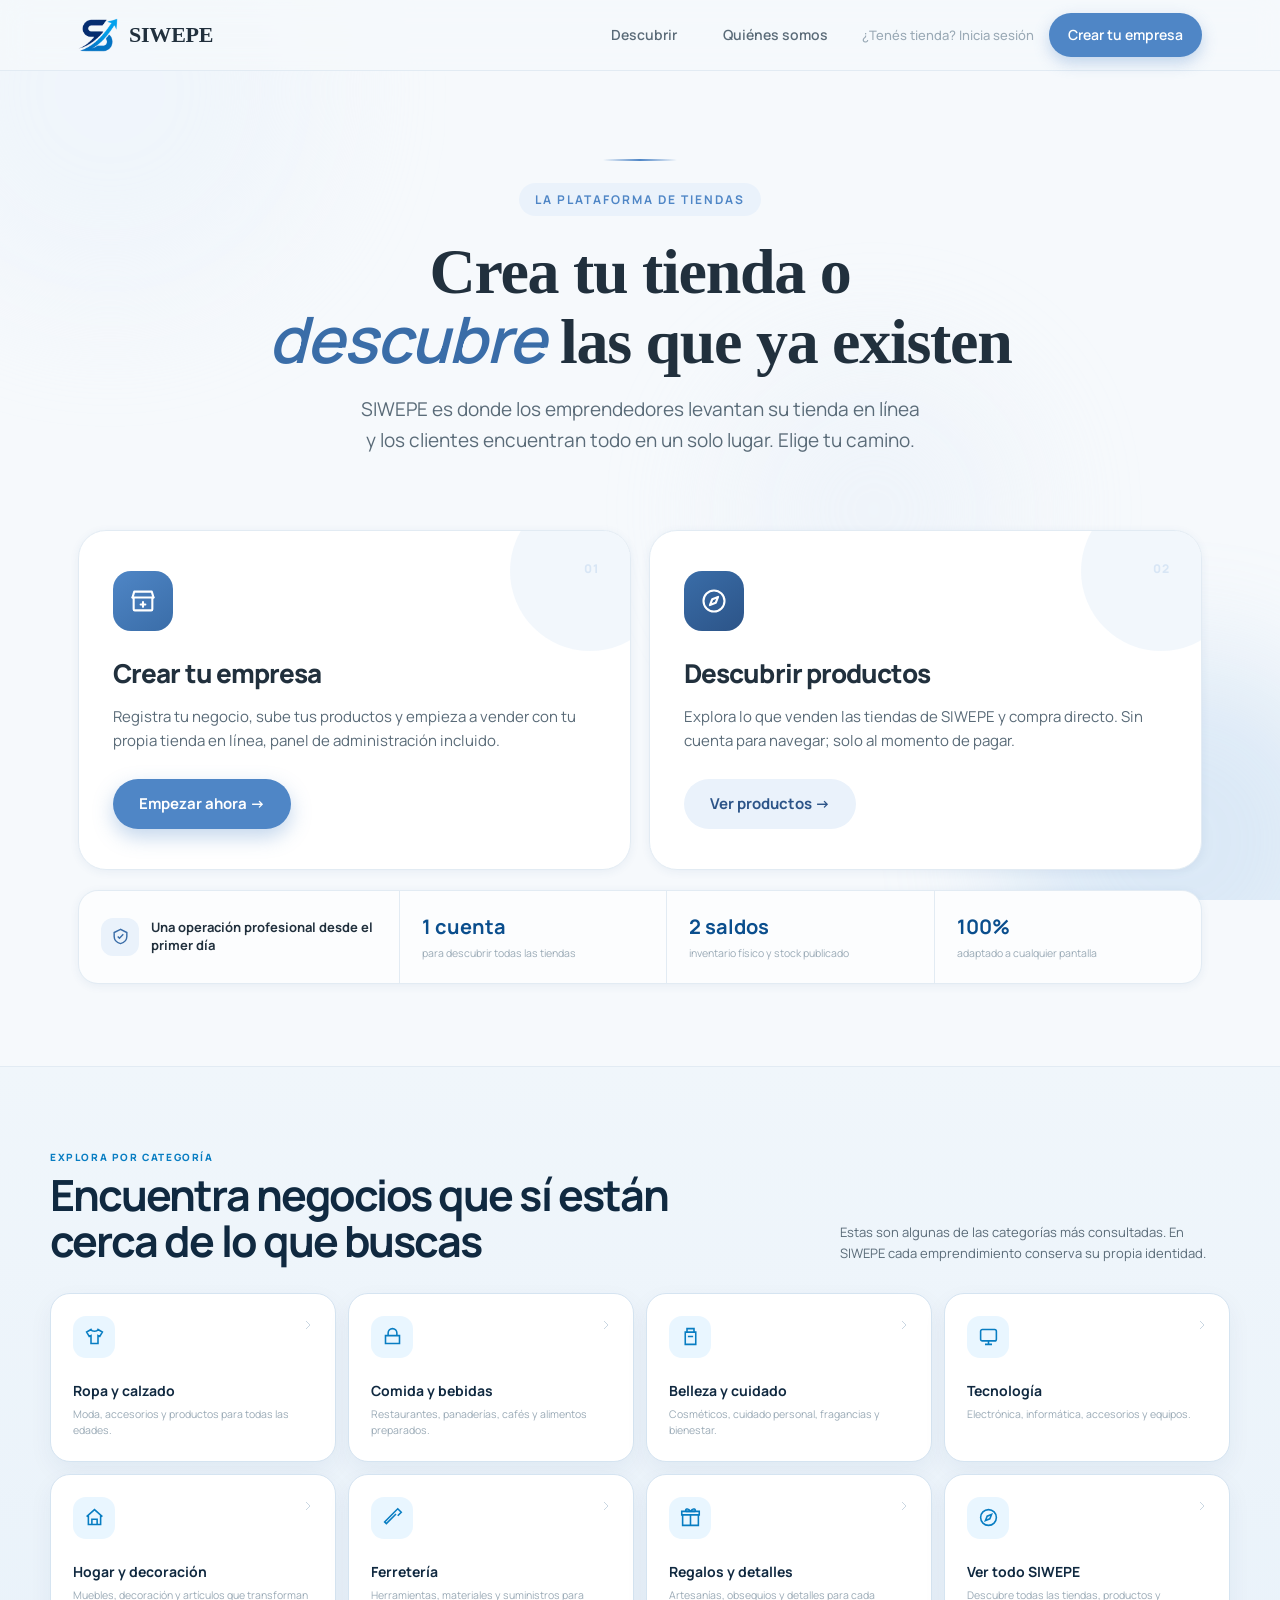
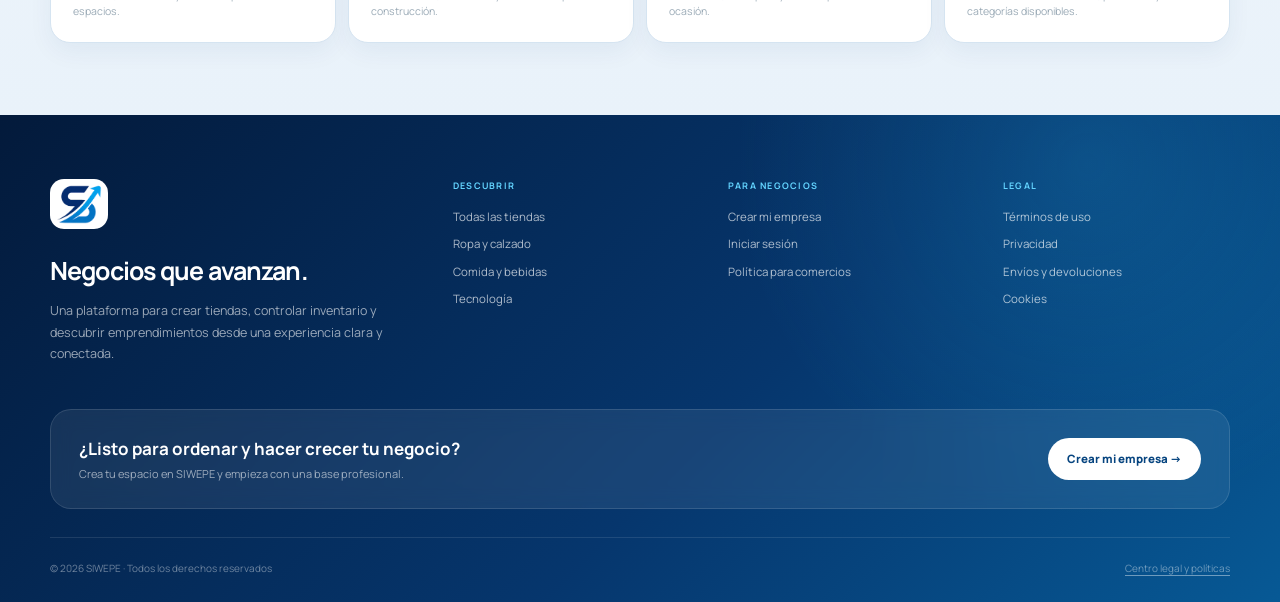
<file: index.html>
<!DOCTYPE html>
<html lang="es">
<head>
<!-- SIWEPE · © 2026 Joel Reyes. Todos los derechos reservados. · Prohibida su reproduccion o distribucion sin autorizacion. -->
<meta charset="UTF-8">
<meta name="viewport" content="width=device-width, initial-scale=1.0">
<title>SIWEPE · Crea y descubre tiendas</title>
<link rel="icon" type="image/png" href="assets/img/siwepe-mark.png">
<meta name="theme-color" content="#4F86C6">
<link rel="preconnect" href="https://fonts.googleapis.com">
<link href="https://fonts.googleapis.com/css2?family=Manrope:wght@200;300;400;500;600;700;800&display=swap" rel="stylesheet">
<style>
:root{
  --cream:#F6F9FC; --cream-dark:#F0F5FB;
  --rose:#4F86C6; --rose-light:#EAF2FB; --rose-mid:#A9CBEC; --rose-dark:#3A6DA8;
  --text-dark:#21303D; --text-mid:#5A6B78; --text-soft:#9AAAB6;
  --surface:#FFFFFF; --border:#E2EBF3;
  --shadow-sm:0 2px 10px rgba(40,80,140,.07);
  --shadow-md:0 8px 28px rgba(40,80,140,.10);
  --shadow-lg:0 20px 56px rgba(40,80,140,.14);
  --r-sm:12px; --r-md:16px; --r-lg:22px; --r-xl:30px;
}
*,*::before,*::after{margin:0;padding:0;box-sizing:border-box;}
html{scroll-behavior:smooth;}
*,*::before,*::after{font-family:'Manrope',sans-serif;}
body{font-family:'Manrope',sans-serif;background:var(--cream);color:var(--text-dark);line-height:1.6;-webkit-font-smoothing:antialiased;overflow-x:hidden;}
a{text-decoration:none;color:inherit;}
button{font-family:inherit;cursor:pointer;}

/* fondo con orbes suaves */
.bg-orbs{position:fixed;inset:0;z-index:0;overflow:hidden;pointer-events:none;}
.orb{position:absolute;border-radius:50%;filter:blur(60px);opacity:.5;}
.orb.a{width:420px;height:420px;background:var(--rose-light);top:-120px;left:-100px;}
.orb.b{width:360px;height:360px;background:var(--rose-mid);bottom:-120px;right:-80px;opacity:.35;}
.orb.c{width:300px;height:300px;background:#E6EEF8;top:40%;right:20%;opacity:.4;}

/* header */
.nav{position:sticky;top:0;z-index:50;background:rgba(246,249,252,.8);backdrop-filter:blur(14px);border-bottom:1px solid var(--border);}
.nav-in{max-width:1180px;margin:0 auto;height:70px;display:flex;align-items:center;padding:0 28px;}
.brand{display:flex;align-items:center;gap:11px;}
.brand-mark{width:40px;height:40px;border-radius:12px;background:linear-gradient(145deg,var(--rose),var(--rose-mid));display:flex;align-items:center;justify-content:center;font-family:'Fraunces',serif;font-size:20px;font-weight:600;color:#fff;box-shadow:0 8px 20px rgba(79,134,198,.35);}
.brand-name{font-family:'Fraunces',serif;font-size:22px;font-weight:600;letter-spacing:-.01em;}
.nav-links{margin-left:auto;display:flex;align-items:center;gap:8px;}
.nav-btn{padding:10px 18px;border-radius:999px;font-size:14px;font-weight:600;border:1.5px solid transparent;transition:all .18s;}
.nav-btn.ghost{color:var(--text-mid);}
.nav-btn.ghost:hover{color:var(--rose-dark);background:var(--rose-light);}
.nav-btn.solid{background:var(--rose);color:#fff;box-shadow:0 6px 16px rgba(79,134,198,.32);}
.nav-btn.solid:hover{background:var(--rose-dark);transform:translateY(-1px);}
.nav-btn.subtle{padding:8px 6px;font-weight:500;font-size:13px;color:var(--text-soft);}
.nav-btn.subtle:hover{color:var(--rose-dark);background:none;}

/* hero */
.wrap{position:relative;z-index:1;max-width:1180px;margin:0 auto;padding:0 28px;}
.hero{text-align:center;padding:72px 0 26px;}
.eyebrow{display:inline-block;font-size:12px;font-weight:700;letter-spacing:2px;text-transform:uppercase;color:var(--rose);background:var(--rose-light);padding:7px 16px;border-radius:999px;margin-bottom:22px;}
.hero h1{font-family:'Fraunces',serif;font-size:clamp(38px,6vw,64px);font-weight:600;line-height:1.05;letter-spacing:-.02em;margin-bottom:18px;}
.hero h1 em{font-style:italic;color:var(--rose-dark);}
.hero p{font-size:clamp(16px,2.2vw,19px);color:var(--text-mid);max-width:560px;margin:0 auto;line-height:1.65;}

/* dos caminos */
.paths{display:grid;grid-template-columns:1fr 1fr;gap:24px;margin:48px 0 20px;}
.path{position:relative;background:var(--surface);border:1px solid var(--border);border-radius:var(--r-xl);padding:40px 34px;box-shadow:var(--shadow-sm);transition:transform .28s cubic-bezier(.4,0,.2,1),box-shadow .28s;overflow:hidden;text-align:left;display:flex;flex-direction:column;}
.path::before{content:'';position:absolute;top:-40px;right:-40px;width:160px;height:160px;border-radius:50%;background:var(--rose-light);opacity:.6;transition:transform .4s;}
.path:hover{transform:translateY(-8px);box-shadow:var(--shadow-lg);border-color:var(--rose-mid);}
.path:hover::before{transform:scale(1.25);}
.path-ic{position:relative;width:60px;height:60px;border-radius:18px;display:flex;align-items:center;justify-content:center;margin-bottom:22px;color:#fff;}
.path.crear .path-ic{background:linear-gradient(145deg,var(--rose),var(--rose-dark));}
.path.descubrir .path-ic{background:linear-gradient(145deg,#3A6DA8,#2C5488);}
.path h3{position:relative;font-family:'Fraunces',serif;font-size:26px;font-weight:600;margin-bottom:10px;letter-spacing:-.01em;}
.path p{position:relative;font-size:15px;color:var(--text-mid);line-height:1.6;margin-bottom:26px;flex:1;}
.path-cta{position:relative;display:inline-flex;align-items:center;gap:9px;align-self:flex-start;padding:13px 26px;border-radius:999px;font-size:15px;font-weight:700;border:none;transition:all .2s;}
.path.crear .path-cta{background:var(--rose);color:#fff;box-shadow:0 8px 20px rgba(79,134,198,.34);}
.path.crear .path-cta:hover{background:var(--rose-dark);transform:translateX(3px);}
.path.descubrir .path-cta{background:#EAF2FB;color:#2C5488;}
.path.descubrir .path-cta:hover{background:#E2EBF3;transform:translateX(3px);}

/* seccion productos */
.section{padding:64px 0 40px;}
.section-head{text-align:center;margin-bottom:34px;}
.section-head h2{font-family:'Fraunces',serif;font-size:34px;font-weight:600;letter-spacing:-.02em;margin-bottom:8px;}
.section-head p{color:var(--text-soft);font-size:15px;}
.productos-grid{display:grid;grid-template-columns:repeat(auto-fill,minmax(220px,1fr));gap:20px;}
.prod-card{background:var(--surface);border:1px solid var(--border);border-radius:var(--r-lg);overflow:hidden;box-shadow:var(--shadow-sm);transition:transform .24s,box-shadow .24s;cursor:pointer;display:flex;flex-direction:column;}
.prod-card:hover{transform:translateY(-6px);box-shadow:var(--shadow-md);border-color:var(--rose-mid);}
.prod-cover{height:150px;background:linear-gradient(135deg,var(--rose-light),var(--cream-dark));display:flex;align-items:center;justify-content:center;overflow:hidden;}
.prod-cover img{width:100%;height:100%;object-fit:cover;}
.prod-cover span{font-family:'Fraunces',serif;font-size:34px;font-weight:600;color:var(--rose);}
.prod-body{padding:16px 18px 18px;display:flex;flex-direction:column;gap:6px;flex:1;}
.prod-tienda{font-size:11.5px;font-weight:700;letter-spacing:.4px;text-transform:uppercase;color:var(--rose-dark);}
.prod-body h4{font-family:'Fraunces',serif;font-size:17px;font-weight:600;line-height:1.3;}
.prod-precio{margin-top:auto;font-size:15.5px;font-weight:700;color:var(--text-dark);}
.empty-state{grid-column:1/-1;text-align:center;padding:56px 24px;color:var(--text-soft);}
.empty-state .es-ic{font-size:44px;margin-bottom:12px;}
.empty-state h3{font-family:'Fraunces',serif;font-size:22px;font-style:italic;color:var(--text-mid);margin-bottom:8px;}
.empty-state .es-btn{margin-top:18px;display:inline-block;padding:12px 24px;border-radius:999px;background:var(--rose);color:#fff;font-weight:700;font-size:14px;}

/* footer */
.footer{position:relative;z-index:1;text-align:center;padding:40px 20px 48px;color:var(--text-soft);font-size:13px;border-top:1px solid var(--border);margin-top:40px;}

/* entrada suave al hacer scroll */
.reveal{opacity:0;transform:translateY(22px);transition:opacity .6s ease,transform .6s cubic-bezier(.2,.7,.3,1);}
.reveal-in{opacity:1;transform:none;}
@media(prefers-reduced-motion:reduce){.reveal{opacity:1;transform:none;transition:none;}}

/* modal crear empresa */
.modal-ov{position:fixed;inset:0;z-index:100;background:rgba(33,48,61,.4);backdrop-filter:blur(3px);display:none;align-items:center;justify-content:center;padding:20px;}
.modal-ov.open{display:flex;}
.modal{background:var(--surface);border-radius:var(--r-xl);width:100%;max-width:460px;max-height:92vh;overflow-y:auto;box-shadow:var(--shadow-lg);animation:pop .25s ease;}
@keyframes pop{from{opacity:0;transform:translateY(14px) scale(.98)}to{opacity:1;transform:none}}
.modal-head{padding:26px 28px 4px;position:relative;}
.modal-head h3{font-family:'Fraunces',serif;font-size:25px;font-weight:600;letter-spacing:-.01em;}
.modal-head p{font-size:14px;color:var(--text-soft);margin-top:3px;}
.modal-x{position:absolute;top:20px;right:22px;width:34px;height:34px;border-radius:50%;border:none;background:var(--cream-dark);color:var(--text-mid);font-size:18px;display:flex;align-items:center;justify-content:center;}
.modal-x:hover{background:var(--rose-light);color:var(--rose-dark);}
.modal-body{padding:16px 28px 26px;}
.fld{display:flex;flex-direction:column;gap:6px;margin-bottom:15px;}
.fld label{font-size:11.5px;font-weight:600;letter-spacing:.4px;text-transform:uppercase;color:var(--text-mid);}
.fld input{padding:13px 15px;border:1.5px solid var(--border);border-radius:12px;font-size:14.5px;outline:none;background:var(--cream);transition:all .2s;font-family:'Inter',sans-serif;}
.fld input:focus{border-color:var(--rose);background:#fff;box-shadow:0 0 0 4px var(--rose-light);}
.fld-row{display:grid;grid-template-columns:1fr 1fr;gap:0 14px;}
.modal-err{font-size:13px;color:#D46A6A;min-height:16px;margin-bottom:6px;}
.modal-btn{width:100%;padding:15px;border:none;border-radius:12px;background:var(--rose);color:#fff;font-size:15px;font-weight:700;box-shadow:0 6px 18px rgba(79,134,198,.34);transition:all .2s;}
.modal-btn:hover{background:var(--rose-dark);transform:translateY(-1px);}
.modal-note{font-size:12px;color:var(--text-soft);text-align:center;margin-top:12px;line-height:1.5;}

@media(max-width:760px){
  .paths{grid-template-columns:1fr;}
  .nav-in{padding:0 18px;}
  .hero{padding:48px 0 18px;}
}
@media(max-width:560px){
  .wrap{padding:0 16px;}
  .hero{padding:38px 0 10px;}
  .hero h1{font-size:clamp(33px,10.5vw,43px);line-height:1.08;}
  .hero p{font-size:15.5px;}
  .paths{gap:16px;margin-top:34px;}
  .path{padding:28px 22px;border-radius:24px;}
  .path h3{font-size:24px;}
  .path-cta{width:100%;justify-content:center;min-height:48px;padding:12px 18px;}
  .section{padding-top:46px;}
  .section-head h2{font-size:28px;}
  .productos-grid{gap:14px;}
  .modal-ov{align-items:flex-end;padding:0;}
  .modal{max-width:none;max-height:94dvh;border-radius:24px 24px 0 0;}
  .modal-head{padding:22px 20px 4px;}
  .modal-body{padding:14px 20px calc(24px + env(safe-area-inset-bottom));}
  .fld-row{grid-template-columns:1fr;gap:0;}
  .fld input{min-height:48px;font-size:16px;}
  .modal-btn{min-height:50px;}
}
@media(max-width:360px){
  .hero h1{font-size:31px;}
  .eyebrow{letter-spacing:1.25px;padding-inline:12px;}
}
@media(hover:none){
  .path:hover,.prod-card:hover{transform:none;}
}

/* Portada SIWEPE 2026 */
.hero{padding-top:88px}.hero:before{content:"";display:block;width:74px;height:2px;margin:0 auto 22px;background:linear-gradient(90deg,transparent,var(--rose),transparent)}
.paths{gap:18px}.path{min-height:330px;border-radius:28px}.path h3{font-family:'Manrope',sans-serif;font-weight:800;letter-spacing:-.035em}.path-number{position:absolute;top:28px;right:30px;color:#d8e6f5;font-size:12px;font-weight:800;letter-spacing:.13em}
.home-proof{display:grid;grid-template-columns:1.2fr repeat(3,1fr);align-items:center;gap:1px;margin:20px 0 82px;overflow:hidden;border:1px solid var(--border);border-radius:20px;background:var(--border);box-shadow:var(--shadow-sm)}.home-proof>div{min-height:92px;padding:20px 22px;background:rgba(255,255,255,.9)}.home-proof .proof-lead{display:flex;align-items:center;gap:12px}.proof-lead span{display:grid;place-items:center;width:38px;height:38px;flex:0 0 auto;border-radius:12px;background:var(--rose-light);color:var(--rose-dark)}.proof-lead strong{font-size:13px;line-height:1.35}.proof-item strong,.proof-item small{display:block}.proof-item strong{color:#0a4e8d;font-size:20px}.proof-item small{margin-top:2px;color:var(--text-soft);font-size:10.5px}
.home-discovery{position:relative;z-index:1;margin-top:10px;padding:82px 28px 72px;background:linear-gradient(180deg,#f0f6fb 0%,#e9f2fa 100%);border-top:1px solid var(--border)}.home-discovery-in{max-width:1180px;margin:auto}.home-section-head{display:flex;align-items:end;justify-content:space-between;gap:32px;margin-bottom:28px}.home-section-head span{display:block;margin-bottom:7px;color:#087dc2;font-size:10px;font-weight:850;letter-spacing:.16em;text-transform:uppercase}.home-section-head h2{max-width:620px;color:#102940;font-size:clamp(29px,4vw,43px);line-height:1.08;letter-spacing:-.045em}.home-section-head p{max-width:390px;color:var(--text-mid);font-size:13px;line-height:1.65}.home-category-grid{display:grid;grid-template-columns:repeat(4,1fr);gap:12px}.home-category{position:relative;min-height:164px;padding:22px;border:1px solid #d5e4f1;border-radius:20px;background:#fff;box-shadow:0 9px 25px rgba(17,63,105,.055);transition:transform .22s,border-color .22s,box-shadow .22s}.home-category:hover{transform:translateY(-5px);border-color:#85bbe1;box-shadow:0 16px 38px rgba(17,63,105,.1)}.home-category-icon{display:grid;place-items:center;width:42px;height:42px;margin-bottom:22px;border-radius:13px;background:#e9f6ff;color:#087dc2}.home-category h3{margin-bottom:5px;color:#102940;font-size:14px}.home-category p{color:var(--text-soft);font-size:10.5px;line-height:1.5}.home-category>svg{position:absolute;right:19px;top:23px;color:#afc3d4}
.mega-footer{position:relative;z-index:1;padding:64px 28px 26px;background:radial-gradient(circle at 85% 10%,rgba(36,170,225,.2),transparent 30%),linear-gradient(135deg,#031a3b,#06366d 58%,#075995);color:#fff}.mega-footer-in{max-width:1180px;margin:auto}.mega-footer-top{display:grid;grid-template-columns:1.25fr .8fr .8fr .8fr;gap:48px;padding-bottom:45px}.mega-footer-brand img{width:58px;height:50px;object-fit:contain;padding:5px;border-radius:14px;background:#fff}.mega-footer-brand h2{margin:17px 0 9px;font-size:25px;letter-spacing:-.035em}.mega-footer-brand p{max-width:370px;color:rgba(255,255,255,.6);font-size:12.5px;line-height:1.7}.mega-footer-col strong{display:block;margin-bottom:15px;color:#63d4ff;font-size:9px;letter-spacing:.14em;text-transform:uppercase}.mega-footer-col a{display:block;width:max-content;max-width:100%;margin:9px 0;color:rgba(255,255,255,.68);font-size:11.5px;transition:color .2s,transform .2s}.mega-footer-col a:hover{color:#fff;transform:translateX(3px)}.mega-footer-cta{display:flex;align-items:center;justify-content:space-between;gap:30px;padding:25px 28px;border:1px solid rgba(255,255,255,.12);border-radius:21px;background:rgba(255,255,255,.075);backdrop-filter:blur(10px)}.mega-footer-cta strong,.mega-footer-cta span{display:block}.mega-footer-cta strong{font-size:17px}.mega-footer-cta span{margin-top:3px;color:rgba(255,255,255,.58);font-size:11px}.mega-footer-cta button{flex:0 0 auto;padding:12px 19px;border:0;border-radius:999px;background:#fff;color:#06447f;font-size:11.5px;font-weight:800}.mega-footer-bottom{display:flex;justify-content:space-between;gap:20px;margin-top:28px;padding-top:22px;border-top:1px solid rgba(255,255,255,.1);color:rgba(255,255,255,.42);font-size:10px}.mega-footer-bottom a{text-decoration:underline;text-underline-offset:3px}
.mega-footer.footer{margin-top:0;border-top:0;text-align:left}
@media(max-width:900px){.home-proof{grid-template-columns:1fr 1fr}.home-category-grid{grid-template-columns:repeat(2,1fr)}.mega-footer-top{grid-template-columns:1.2fr 1fr 1fr}.mega-footer-col:last-child{display:none}}
@media(max-width:640px){.hero{padding-top:48px}.home-proof{grid-template-columns:1fr 1fr;margin-bottom:54px}.proof-lead{grid-column:1/-1}.home-section-head{align-items:flex-start;flex-direction:column;gap:10px}.home-category-grid{grid-template-columns:1fr 1fr}.home-discovery{padding:58px 16px}.mega-footer{padding-inline:18px}.mega-footer-top{grid-template-columns:1fr 1fr;gap:32px 22px}.mega-footer-brand{grid-column:1/-1}.mega-footer-cta{align-items:flex-start;flex-direction:column}.mega-footer-cta button{width:100%}.mega-footer-bottom{flex-direction:column}}
@media(max-width:420px){.home-category-grid{grid-template-columns:1fr}.home-proof{grid-template-columns:1fr}.proof-lead{grid-column:auto}.mega-footer-top{grid-template-columns:1fr}.mega-footer-col:last-child{display:block}}
</style>
<link rel="stylesheet" href="assets/css/platform.css?v=20260821.1">
</head>
<body>

<div class="bg-orbs"><span class="orb a"></span><span class="orb b"></span><span class="orb c"></span></div>

<!-- NAV -->
<header class="nav">
  <div class="nav-in">
    <a class="brand" href="index.html">
      <div class="brand-mark"><img src="assets/img/siwepe-mark.png" alt=""></div>
      <span class="brand-name">SIWEPE</span>
    </a>
    <div class="nav-links">
      <a class="nav-btn ghost" href="pages/descubrir.html">Descubrir</a>
      <a class="nav-btn ghost" href="pages/quienes-somos.html">Quiénes somos</a>
      <a class="nav-btn subtle" href="pages/admin.html?login=1&amp;v=20260813.12" title="Acceso para dueños de tienda">¿Tenés tienda? Inicia sesión</a>
      <button class="nav-btn solid" onclick="abrirCrear()">Crear tu empresa</button>
    </div>
  </div>
</header>

<!-- HERO -->
<div class="wrap">
  <section class="hero">
    <span class="eyebrow">La plataforma de tiendas</span>
    <h1>Crea tu tienda o<br><em>descubre</em> las que ya existen</h1>
    <p>SIWEPE es donde los emprendedores levantan su tienda en línea y los clientes encuentran todo en un solo lugar. Elige tu camino.</p>
  </section>

  <!-- DOS CAMINOS -->
  <section class="paths">
    <div class="path crear">
      <span class="path-number">01</span>
      <div class="path-ic">
        <svg width="28" height="28" viewBox="0 0 24 24" fill="none" stroke="currentColor" stroke-width="1.8" stroke-linecap="round" stroke-linejoin="round"><path d="M3 9l1.5-5h15L21 9"/><path d="M4 9v10a1 1 0 0 0 1 1h14a1 1 0 0 0 1-1V9"/><path d="M3 9h18"/><path d="M12 13v4M10 15h4"/></svg>
      </div>
      <h3>Crear tu empresa</h3>
      <p>Registra tu negocio, sube tus productos y empieza a vender con tu propia tienda en línea, panel de administración incluido.</p>
      <button class="path-cta" onclick="abrirCrear()">Empezar ahora →</button>
    </div>
    <div class="path descubrir">
      <span class="path-number">02</span>
      <div class="path-ic">
        <svg width="28" height="28" viewBox="0 0 24 24" fill="none" stroke="currentColor" stroke-width="1.8" stroke-linecap="round" stroke-linejoin="round"><circle cx="12" cy="12" r="9"/><path d="m15.5 8.5-2 5-5 2 2-5 5-2z"/></svg>
      </div>
      <h3>Descubrir productos</h3>
      <p>Explora lo que venden las tiendas de SIWEPE y compra directo. Sin cuenta para navegar; solo al momento de pagar.</p>
      <a class="path-cta" href="pages/descubrir.html" style="display:inline-flex">Ver productos →</a>
    </div>
  </section>
  <section class="home-proof" aria-label="Ventajas de SIWEPE">
    <div class="proof-lead"><span><svg width="19" height="19" viewBox="0 0 24 24" fill="none" stroke="currentColor" stroke-width="1.8"><path d="M12 3 4 7v5c0 4.8 3.1 7.6 8 9 4.9-1.4 8-4.2 8-9V7l-8-4Z"/><path d="m8.5 12 2.2 2.2 4.8-5"/></svg></span><strong>Una operación profesional desde el primer día</strong></div>
    <div class="proof-item"><strong>1 cuenta</strong><small>para descubrir todas las tiendas</small></div>
    <div class="proof-item"><strong>2 saldos</strong><small>inventario físico y stock publicado</small></div>
    <div class="proof-item"><strong>100%</strong><small>adaptado a cualquier pantalla</small></div>
  </section>
</div>

<section class="home-discovery" aria-labelledby="categorias-siwepe">
  <div class="home-discovery-in">
    <div class="home-section-head"><div><span>Explora por categoría</span><h2 id="categorias-siwepe">Encuentra negocios que sí están cerca de lo que buscas</h2></div><p>Estas son algunas de las categorías más consultadas. En SIWEPE cada emprendimiento conserva su propia identidad.</p></div>
    <div class="home-category-grid">
      <a class="home-category" href="pages/descubrir.html?categoria=ropa"><div class="home-category-icon"><svg width="21" height="21" viewBox="0 0 24 24" fill="none" stroke="currentColor" stroke-width="1.8"><path d="m8 4-5 3 3 5 2-1v9h8v-9l2 1 3-5-5-3c-.5 1.2-1.9 2-4 2S8.5 5.2 8 4Z"/></svg></div><h3>Ropa y calzado</h3><p>Moda, accesorios y productos para todas las edades.</p><svg width="16" height="16" viewBox="0 0 24 24" fill="none" stroke="currentColor"><path d="m9 18 6-6-6-6"/></svg></a>
      <a class="home-category" href="pages/descubrir.html?categoria=alimentos"><div class="home-category-icon"><svg width="21" height="21" viewBox="0 0 24 24" fill="none" stroke="currentColor" stroke-width="1.8"><path d="M4 11h16v9H4zM7 11V8a5 5 0 0 1 10 0v3"/></svg></div><h3>Comida y bebidas</h3><p>Restaurantes, panaderías, cafés y alimentos preparados.</p><svg width="16" height="16" viewBox="0 0 24 24" fill="none" stroke="currentColor"><path d="m9 18 6-6-6-6"/></svg></a>
      <a class="home-category" href="pages/descubrir.html?categoria=belleza"><div class="home-category-icon"><svg width="21" height="21" viewBox="0 0 24 24" fill="none" stroke="currentColor" stroke-width="1.8"><path d="M8 3h8v4H8zM6 7h12v14H6zM9 12h6"/></svg></div><h3>Belleza y cuidado</h3><p>Cosméticos, cuidado personal, fragancias y bienestar.</p><svg width="16" height="16" viewBox="0 0 24 24" fill="none" stroke="currentColor"><path d="m9 18 6-6-6-6"/></svg></a>
      <a class="home-category" href="pages/descubrir.html?categoria=tecnologia"><div class="home-category-icon"><svg width="21" height="21" viewBox="0 0 24 24" fill="none" stroke="currentColor" stroke-width="1.8"><rect x="3" y="4" width="18" height="13" rx="2"/><path d="M8 21h8M12 17v4"/></svg></div><h3>Tecnología</h3><p>Electrónica, informática, accesorios y equipos.</p><svg width="16" height="16" viewBox="0 0 24 24" fill="none" stroke="currentColor"><path d="m9 18 6-6-6-6"/></svg></a>
      <a class="home-category" href="pages/descubrir.html?categoria=hogar"><div class="home-category-icon"><svg width="21" height="21" viewBox="0 0 24 24" fill="none" stroke="currentColor" stroke-width="1.8"><path d="m3 11 9-8 9 8M5 10v10h14V10M9 20v-6h6v6"/></svg></div><h3>Hogar y decoración</h3><p>Muebles, decoración y artículos que transforman espacios.</p><svg width="16" height="16" viewBox="0 0 24 24" fill="none" stroke="currentColor"><path d="m9 18 6-6-6-6"/></svg></a>
      <a class="home-category" href="pages/descubrir.html?categoria=ferreteria"><div class="home-category-icon"><svg width="21" height="21" viewBox="0 0 24 24" fill="none" stroke="currentColor" stroke-width="1.8"><path d="m14 6 4-4 4 4-4 4M16 8 5 19l-2-2L14 6"/></svg></div><h3>Ferretería</h3><p>Herramientas, materiales y suministros para construcción.</p><svg width="16" height="16" viewBox="0 0 24 24" fill="none" stroke="currentColor"><path d="m9 18 6-6-6-6"/></svg></a>
      <a class="home-category" href="pages/descubrir.html?categoria=regalos"><div class="home-category-icon"><svg width="21" height="21" viewBox="0 0 24 24" fill="none" stroke="currentColor" stroke-width="1.8"><path d="M3 9h18v12H3zM12 9v12M2 5h20v4H2z"/><path d="M12 5c-3-5-7-2-5 0h5Zm0 0c3-5 7-2 5 0h-5Z"/></svg></div><h3>Regalos y detalles</h3><p>Artesanías, obsequios y detalles para cada ocasión.</p><svg width="16" height="16" viewBox="0 0 24 24" fill="none" stroke="currentColor"><path d="m9 18 6-6-6-6"/></svg></a>
      <a class="home-category" href="pages/descubrir.html"><div class="home-category-icon"><svg width="21" height="21" viewBox="0 0 24 24" fill="none" stroke="currentColor" stroke-width="1.8"><circle cx="12" cy="12" r="9"/><path d="m15.5 8.5-2 5-5 2 2-5 5-2z"/></svg></div><h3>Ver todo SIWEPE</h3><p>Descubre todas las tiendas, productos y categorías disponibles.</p><svg width="16" height="16" viewBox="0 0 24 24" fill="none" stroke="currentColor"><path d="m9 18 6-6-6-6"/></svg></a>
    </div>
  </div>
</section>


<footer class="mega-footer footer">
  <div class="mega-footer-in">
    <div class="mega-footer-top">
      <div class="mega-footer-brand"><img src="assets/img/siwepe-mark.png" alt="SIWEPE"><h2>Negocios que avanzan.</h2><p>Una plataforma para crear tiendas, controlar inventario y descubrir emprendimientos desde una experiencia clara y conectada.</p></div>
      <div class="mega-footer-col"><strong>Descubrir</strong><a href="pages/descubrir.html">Todas las tiendas</a><a href="pages/descubrir.html?categoria=ropa">Ropa y calzado</a><a href="pages/descubrir.html?categoria=alimentos">Comida y bebidas</a><a href="pages/descubrir.html?categoria=tecnologia">Tecnología</a></div>
      <div class="mega-footer-col"><strong>Para negocios</strong><a href="#" onclick="abrirCrear();return false">Crear mi empresa</a><a href="pages/admin.html?login=1&amp;v=20260813.12">Iniciar sesión</a><a href="pages/terminos.html#comercios">Política para comercios</a></div>
      <div class="mega-footer-col"><strong>Legal</strong><a href="pages/terminos.html">Términos de uso</a><a href="pages/terminos.html#privacidad">Privacidad</a><a href="pages/terminos.html#envios">Envíos y devoluciones</a><a href="pages/terminos.html#cookies">Cookies</a></div>
    </div>
    <div class="mega-footer-cta"><div><strong>¿Listo para ordenar y hacer crecer tu negocio?</strong><span>Crea tu espacio en SIWEPE y empieza con una base profesional.</span></div><button onclick="abrirCrear()">Crear mi empresa →</button></div>
    <div class="mega-footer-bottom"><span>© <span id="anio"></span> SIWEPE · Todos los derechos reservados</span><span><a href="pages/terminos.html">Centro legal y políticas</a></span></div>
  </div>
</footer>

<!-- MODAL CREAR EMPRESA (asistente por pasos) -->
<style>
.wz-steps{display:flex;gap:8px;padding:16px 28px 4px;}
.wz-step-ind{flex:1;height:5px;border-radius:999px;background:var(--border);transition:background .3s;}
.wz-step-ind.done,.wz-step-ind.active{background:var(--rose);}
.wz-count{padding:10px 28px 0;font-size:11.5px;font-weight:700;letter-spacing:.6px;text-transform:uppercase;color:var(--rose);}
.wz-page{display:none;}
.wz-page.active{display:block;animation:wzIn .25s ease;}
@keyframes wzIn{from{opacity:0;transform:translateX(10px)}to{opacity:1;transform:none}}
.wz-title{font-family:'Fraunces',serif;font-size:22px;font-weight:600;padding:2px 28px 0;}
.wz-sub{font-size:13.5px;color:var(--text-soft);padding:2px 28px 8px;}
.fld select,.fld textarea{padding:13px 15px;border:1.5px solid var(--border);border-radius:12px;font-size:14.5px;outline:none;background:var(--cream);font-family:'Inter',sans-serif;transition:all .2s;color:var(--text-dark);}
.fld select:focus,.fld textarea:focus{border-color:var(--rose);background:#fff;box-shadow:0 0 0 4px var(--rose-light);}
.fld textarea{resize:none;min-height:62px;}
.wz-nav{display:flex;gap:10px;padding:6px 28px 24px;}
.wz-btn{flex:1;padding:14px;border:none;border-radius:12px;font-size:15px;font-weight:700;cursor:pointer;transition:all .2s;font-family:'Inter',sans-serif;}
.wz-btn.prim{background:var(--rose);color:#fff;box-shadow:0 6px 18px rgba(79,134,198,.34);}
.wz-btn.prim:hover{background:var(--rose-dark);transform:translateY(-1px);}
.wz-btn.prim:disabled{opacity:.6;cursor:default;transform:none;}
.wz-btn.sec{flex:0 0 auto;padding:14px 22px;background:var(--cream-dark);color:var(--text-mid);}
.wz-btn.sec:hover{background:var(--border);}
.wz-resumen{background:var(--cream-dark);border:1px solid var(--border);border-radius:14px;padding:14px 18px;margin:0 28px 14px;}
.wz-resumen .rr{display:flex;justify-content:space-between;gap:12px;font-size:13.5px;padding:5px 0;}
.wz-resumen .rr span{color:var(--text-soft);}
.wz-resumen .rr b{color:var(--text-dark);text-align:right;word-break:break-word;}
.wz-terms{display:flex;align-items:flex-start;gap:10px;padding:0 28px 6px;font-size:13px;color:var(--text-mid);cursor:pointer;line-height:1.5;}
.wz-terms input{width:17px;height:17px;margin-top:1px;accent-color:var(--rose);flex-shrink:0;}
.wz-ok{text-align:center;padding:34px 30px 40px;}
.wz-ok-ic{width:72px;height:72px;border-radius:50%;background:var(--rose-light);color:var(--rose-dark);display:flex;align-items:center;justify-content:center;margin:0 auto 20px;}
.wz-ok h3{font-family:'Fraunces',serif;font-size:24px;font-weight:600;margin-bottom:10px;}
.wz-ok p{font-size:14.5px;color:var(--text-mid);line-height:1.6;max-width:340px;margin:0 auto 8px;}
.wz-ok b{color:var(--text-dark);}.wz-spin{width:14px;height:14px;border-radius:50%;border:2px solid var(--border);border-top-color:#4F86C6;display:inline-block;animation:wzspin .8s linear infinite}
.wz-logo-row{display:flex;align-items:center;gap:14px;}
.wz-logo-prev{width:56px;height:56px;border-radius:14px;background:var(--cream-dark);border:1px solid var(--border);display:flex;align-items:center;justify-content:center;overflow:hidden;color:var(--text-soft);font-family:'Fraunces',serif;font-size:22px;font-weight:600;flex-shrink:0;}
.wz-logo-prev img{width:100%;height:100%;object-fit:cover;}
/* contraseña con UX */
.pw-wrap{position:relative;display:flex;align-items:center;}
.pw-wrap input{width:100%;padding-right:44px;}
.pw-eye{position:absolute;right:11px;background:none;border:none;color:var(--text-soft);cursor:pointer;display:flex;padding:4px;border-radius:6px;}
.pw-eye:hover{color:var(--text-mid);}
.pw-bar{height:6px;border-radius:999px;background:var(--border);margin-top:10px;overflow:hidden;}
.pw-bar span{display:block;height:100%;width:0;border-radius:999px;transition:width .25s ease,background .25s ease;}
.pw-strength{font-size:12px;font-weight:600;margin-top:6px;color:var(--text-soft);}
.pw-reqs{list-style:none;margin:11px 0 0;padding:0;display:grid;grid-template-columns:1fr 1fr;gap:7px 16px;}
.pw-reqs li{font-size:12.5px;color:var(--text-soft);display:flex;align-items:center;gap:8px;transition:color .2s;}
.pw-reqs li::before{content:'';width:16px;height:16px;border-radius:50%;border:1.6px solid var(--border);flex-shrink:0;background-position:center;background-repeat:no-repeat;transition:all .2s;}
.pw-reqs li.ok{color:var(--text-dark);}
.pw-reqs li.ok::before{background-color:#3F9D6A;border-color:#3F9D6A;background-image:url("data:image/svg+xml,%3Csvg xmlns='http://www.w3.org/2000/svg' width='9' height='9' viewBox='0 0 24 24' fill='none' stroke='white' stroke-width='4' stroke-linecap='round' stroke-linejoin='round'%3E%3Cpath d='m4.5 12.5 5 5L19.5 7'/%3E%3C/svg%3E");}
.pw-match{font-size:12.5px;margin-top:8px;font-weight:600;min-height:15px;}
.pw-match.ok{color:#3F9D6A;}
.pw-match.no{color:#D46A6A;}
/* teléfono con código de país */
.tel-wrap{display:flex;align-items:stretch;}
.tel-code{display:flex;align-items:center;padding:0 15px;background:var(--cream-dark);border:1.5px solid var(--border);border-right:none;border-radius:12px 0 0 12px;font-size:14.5px;font-weight:700;color:var(--text-mid);white-space:nowrap;min-width:56px;justify-content:center;}
.tel-wrap input{border-radius:0 12px 12px 0 !important;flex:1;}
.fld select:disabled{opacity:.6;cursor:not-allowed;}
/* ocultar la barra de scroll del modal (el desplazamiento sigue funcionando) */
.modal{scrollbar-width:none;-ms-overflow-style:none;}
.modal::-webkit-scrollbar{display:none;width:0;height:0;}
.wz-choice-intro{padding:4px 28px 16px;max-width:690px;color:var(--text-mid);font-size:14px;line-height:1.6;}
.wz-type-grid{display:grid;grid-template-columns:repeat(2,minmax(0,1fr));gap:12px;padding:4px 28px 22px;}
.wz-choice-card{position:relative;border:1.5px solid var(--border);background:#fff;border-radius:18px;padding:18px;display:flex;align-items:center;gap:15px;text-align:left;color:var(--text-dark);cursor:pointer;transition:border-color .2s,box-shadow .2s,transform .2s;min-height:104px;}
.wz-choice-card:hover{border-color:#99c4e9;box-shadow:0 10px 28px rgba(49,98,146,.10);transform:translateY(-2px);}
.wz-choice-card.selected{border-color:#168ed1;background:linear-gradient(135deg,#f7fcff,#edf8ff);box-shadow:0 0 0 3px rgba(9,169,232,.11);}
.wz-choice-card.selected::after{content:'✓';position:absolute;right:13px;top:13px;width:22px;height:22px;border-radius:50%;display:grid;place-items:center;background:#0b91cf;color:#fff;font-size:12px;font-weight:900;}
.wz-choice-emoji{width:54px;height:54px;border-radius:16px;display:grid;place-items:center;background:linear-gradient(145deg,#eff8ff,#e4f3fd);color:#117fbd;flex:0 0 auto;}.wz-choice-emoji svg{width:25px;height:25px;fill:none;stroke:currentColor;stroke-width:1.8;stroke-linecap:round;stroke-linejoin:round;}
.wz-choice-copy{display:grid;gap:5px;padding-right:18px;}.wz-choice-copy strong{font-size:16px;}.wz-choice-copy small{font-size:12.5px;line-height:1.45;color:var(--text-soft);font-weight:500;}
.wz-category-tools{display:flex;gap:10px;padding:5px 28px 14px;}.wz-search{position:relative;flex:1;}.wz-search svg{position:absolute;left:14px;top:50%;transform:translateY(-50%);color:#7890a5;}.wz-search input{width:100%;height:48px;border:1.5px solid var(--border);border-radius:14px;background:#fff;padding:0 15px 0 44px;font-size:14px;outline:none;}.wz-search input:focus{border-color:#159bd8;box-shadow:0 0 0 4px rgba(9,169,232,.10);}
.wz-cat-grid{display:grid;grid-template-columns:repeat(3,minmax(0,1fr));gap:10px;padding:0 28px 18px;max-height:355px;overflow:auto;scrollbar-width:thin;}
.wz-cat-card{border:1.5px solid var(--border);background:#fff;border-radius:16px;padding:15px;text-align:left;cursor:pointer;min-height:132px;display:flex;flex-direction:column;transition:.2s;color:var(--text-dark);}.wz-cat-card:hover{border-color:#9cc9e6;transform:translateY(-2px);}.wz-cat-card.selected{border-color:#0a98d4;background:#eef9ff;box-shadow:0 0 0 3px rgba(9,169,232,.10);}.wz-cat-card .emoji{font-size:25px;margin-bottom:12px}.wz-cat-card strong{font-size:13.5px;line-height:1.3;margin-bottom:6px}.wz-cat-card small{font-size:11px;line-height:1.4;color:var(--text-soft)}
.wz-cat-empty{grid-column:1/-1;padding:35px;text-align:center;color:var(--text-soft);font-size:13px;}.wz-category-detail{margin:0 28px 18px;padding:17px;border-radius:16px;background:#f4f9fd;border:1px solid #dceaf4;}.wz-category-detail[hidden]{display:none}.wz-category-detail .fld:last-child{margin-bottom:0}.wz-selected-summary{padding:0 28px 12px;color:#39708f;font-size:12px;font-weight:700;min-height:26px;}
.wz-cat-card .category-icon{width:38px;height:38px;border-radius:12px;display:grid;place-items:center;background:linear-gradient(145deg,#eff8ff,#e5f3fb);color:#147eb7;margin-bottom:12px}.wz-cat-card .category-icon svg{width:20px;height:20px;fill:none;stroke:currentColor;stroke-width:1.8;stroke-linecap:round;stroke-linejoin:round}.wz-cat-card.selected .category-icon{background:#d9f1fd;color:#0877ad}
.wz-cat-card{position:relative;overflow:hidden}.wz-cat-card::after{content:'';position:absolute;inset:auto -40% -85% 20%;height:120px;background:radial-gradient(circle,rgba(22,158,215,.14),transparent 68%);opacity:0;transition:.25s}.wz-cat-card:hover::after,.wz-cat-card.selected::after{opacity:1}.wz-cat-order{position:absolute;right:12px;top:12px;width:25px;height:25px;border-radius:9px;background:#0b91cf;color:#fff;display:grid;place-items:center;font-size:11px;font-weight:900;box-shadow:0 6px 16px rgba(11,145,207,.28);animation:wzpop .22s ease-out}.wz-selected-summary.limit{color:#b36528}.wz-selected-summary strong{color:#0b7fb7}
.wz-native-hidden{position:absolute!important;opacity:0!important;pointer-events:none!important;width:1px!important;height:1px!important}.wz-fancy{position:relative}.wz-fancy-trigger{width:100%;min-height:50px;border:1.5px solid var(--border);border-radius:15px;background:linear-gradient(180deg,#fff,#f8fbfe);padding:0 14px 0 16px;display:flex;align-items:center;justify-content:space-between;gap:12px;color:var(--text-dark);font:inherit;font-size:14px;cursor:pointer;transition:.2s;text-align:left}.wz-fancy-trigger:hover{border-color:#9cc9e6;transform:translateY(-1px);box-shadow:0 9px 24px rgba(45,94,132,.09)}.wz-fancy.open .wz-fancy-trigger{border-color:#159bd8;box-shadow:0 0 0 4px rgba(9,169,232,.10)}.wz-fancy-trigger svg{width:18px;transition:transform .22s;color:#4f7894}.wz-fancy.open .wz-fancy-trigger svg{transform:rotate(180deg)}.wz-fancy-trigger:disabled{opacity:.55;cursor:not-allowed;transform:none}.wz-fancy-menu{position:absolute;z-index:20;top:calc(100% + 8px);left:0;right:0;padding:7px;background:rgba(255,255,255,.98);border:1px solid #d9e8f2;border-radius:16px;box-shadow:0 20px 45px rgba(34,68,94,.18);max-height:240px;overflow:auto;opacity:0;visibility:hidden;transform:translateY(-8px) scale(.985);transition:.18s;transform-origin:top}.wz-fancy.open .wz-fancy-menu{opacity:1;visibility:visible;transform:none}.wz-fancy-option{width:100%;border:0;background:transparent;border-radius:11px;padding:11px 12px;display:flex;align-items:center;justify-content:space-between;text-align:left;color:var(--text-mid);font:inherit;font-size:13.5px;cursor:pointer;transition:.16s}.wz-fancy-option:hover{background:#eef8fe;color:#126d9e;padding-left:15px}.wz-fancy-option.selected{background:linear-gradient(135deg,#eaf7ff,#f4fbff);color:#087cb4;font-weight:800}.wz-fancy-option.selected::after{content:'✓';font-weight:900}.wz-fancy-empty{padding:14px;color:var(--text-soft);font-size:13px}@keyframes wzpop{from{transform:scale(.7);opacity:0}to{transform:none;opacity:1}}
.wz-nav{position:sticky;bottom:0;z-index:4;background:linear-gradient(180deg,rgba(255,255,255,.35),#fff 22%);padding-top:18px;border-radius:0 0 24px 24px;}
@media(max-width:760px){.wz-cat-grid{grid-template-columns:repeat(2,minmax(0,1fr));max-height:none}.wz-choice-card{align-items:flex-start}.wz-choice-emoji{width:46px;height:46px}.wz-choice-copy strong{font-size:14px}.wz-choice-copy small{font-size:11.5px}}
@media(max-width:520px){.wz-steps,.wz-count,.wz-title,.wz-sub,.wz-choice-intro,.wz-category-tools,.wz-cat-grid,.wz-selected-summary{padding-left:20px;padding-right:20px}.wz-type-grid{padding-left:20px;padding-right:20px;grid-template-columns:1fr}.wz-category-detail{margin-left:20px;margin-right:20px}.wz-cat-card{min-height:125px;padding:13px}.wz-nav{padding-left:20px;padding-right:20px}.wz-choice-intro{font-size:12.5px}}
</style>
<div class="modal-ov" id="crear-ov">
  <div class="modal" style="max-width:1000px">
    <div class="modal-head">
      <h3>Crea tu empresa</h3>
      <p>Registra tu negocio en SIWEPE</p>
      <button class="modal-x" onclick="cerrarCrear()">×</button>
    </div>

    <div id="wz-form">
      <!-- Trampa para bots: invisible para una persona, un bot que
           autocompleta todos los campos del formulario sí la llena. -->
      <div style="position:absolute;left:-9999px;top:-9999px;opacity:0;height:0;overflow:hidden" aria-hidden="true">
        <label for="wz-web">No completar este campo</label>
        <input type="text" id="wz-web" name="wz-web" tabindex="-1" autocomplete="off">
      </div>
      <div class="wz-steps"><span class="wz-step-ind" data-i="1"></span><span class="wz-step-ind" data-i="2"></span><span class="wz-step-ind" data-i="3"></span><span class="wz-step-ind" data-i="4"></span><span class="wz-step-ind" data-i="5"></span></div>
      <div class="wz-count" id="wz-count">Paso 1 de 5</div>

      <!-- PASO 1 -->
      <div class="wz-page" data-step="1">
        <div class="wz-title">¿Qué vende tu negocio?</div>
        <div class="wz-sub">Elegí la opción que mejor describe tu operación</div>
        <p class="wz-choice-intro">Con esto SIWEPE adapta la experiencia inicial de tu tienda y te muestra categorías más relevantes.</p>
        <div class="wz-type-grid" id="wz-type-grid">
          <button type="button" class="wz-choice-card" data-tipo="Productos"><span class="wz-choice-emoji"><svg viewBox="0 0 24 24"><path d="M6 8h12l1 13H5L6 8Z"/><path d="M9 9V6a3 3 0 0 1 6 0v3"/></svg></span><span class="wz-choice-copy"><strong>Productos</strong><small>Artículos físicos, inventario y ventas por unidad.</small></span></button>
          <button type="button" class="wz-choice-card" data-tipo="Comida y bebidas"><span class="wz-choice-emoji"><svg viewBox="0 0 24 24"><path d="M7 3v8M4 3v5a3 3 0 0 0 6 0V3M7 11v10M17 3v18M17 3c3 2 4 6 0 9"/></svg></span><span class="wz-choice-copy"><strong>Comida y bebidas</strong><small>Restaurantes, panaderías, cafés y alimentos preparados.</small></span></button>
          <button type="button" class="wz-choice-card" data-tipo="Otro"><span class="wz-choice-emoji"><svg viewBox="0 0 24 24"><rect x="3" y="3" width="7" height="7" rx="2"/><rect x="14" y="3" width="7" height="7" rx="2"/><rect x="3" y="14" width="7" height="7" rx="2"/><path d="M17.5 14v7M14 17.5h7"/></svg></span><span class="wz-choice-copy"><strong>Otro tipo de negocio</strong><small>Elegí esta opción si tu modelo combina o no encaja en los anteriores.</small></span></button>
        </div>
      </div>

      <!-- PASO 2 -->
      <div class="wz-page" data-step="2">
        <div class="wz-title">¿Cuál es la categoría de tu negocio?</div>
        <div class="wz-sub">Elegí una o dos categorías como máximo</div>
        <div class="wz-category-tools"><label class="wz-search"><svg width="19" height="19" viewBox="0 0 24 24" fill="none" stroke="currentColor" stroke-width="1.8"><circle cx="11" cy="11" r="7"/><path d="m20 20-4-4"/></svg><input id="wz-cat-search" type="search" placeholder="Buscar por categoría…" autocomplete="off" maxlength="100"></label></div>
        <div class="wz-selected-summary" id="wz-selected-summary"></div>
        <div class="wz-cat-grid" id="wz-cat-grid"></div>
        <input type="hidden" id="e-rubro">
        <div class="wz-category-detail" id="e-rubro-otro-wrap" hidden>
          <div class="fld"><label>¿Cómo describirías tu categoría? *</label><input id="e-rubro-otro" maxlength="60" placeholder="Ej. Alquiler de maquinaria pesada"></div>
        </div>
        <div class="wz-category-detail" id="wz-desc-wrap" hidden>
          <div class="fld"><label>Descripción corta de lo que vendés</label><textarea id="e-desc" maxlength="255" placeholder="Contanos brevemente qué ofrece tu negocio"></textarea></div>
        </div>
      </div>

      <!-- PASO 3 -->
      <div class="wz-page" data-step="3">
        <div class="wz-title">Datos de la empresa</div>
        <div class="wz-sub">Ahora contanos cómo se llama y dónde está</div>
        <div class="modal-body" style="padding-top:6px">
          <div class="fld"><label>Nombre de la empresa *</label><input id="e-nombre" placeholder="Nombre de tu empresa" maxlength="30"></div>
          <div class="fld-row">
            <div class="fld"><label>País *</label>
              <select id="e-pais" onchange="paisCambio()"><option value="">Selecciona…</option></select>
            </div>
            <div class="fld"><label>Ciudad</label>
              <select id="e-ciudad" disabled><option value="">Elegí el país primero</option></select>
            </div>
          </div>
          <div class="fld"><label>Teléfono / WhatsApp</label>
            <div class="tel-wrap">
              <span class="tel-code" id="e-code">+—</span>
              <input id="e-tel" placeholder="9999-9999" inputmode="tel" maxlength="30">
            </div>
          </div>
          <div class="fld"><label>Logo (opcional)</label>
            <div class="wz-logo-row">
              <div class="wz-logo-prev" id="e-logo-prev">S</div>
              <label class="wz-btn sec" style="cursor:pointer;flex:0 0 auto">Subir logo<input type="file" id="e-logo" accept="image/*" hidden></label>
            </div>
          </div>
        </div>
      </div>

      
      <!-- PASO 4 -->
      <div class="wz-page" data-step="4">
        <div class="wz-title">Tu cuenta de administrador</div>
        <div class="wz-sub">Con esta cuenta vas a manejar tu tienda</div>
        <div class="modal-body" style="padding-top:6px">
          <div class="fld-row">
            <div class="fld"><label>Tu nombre *</label><input id="e-dueno" placeholder="Tu nombre" maxlength="30"></div>
            <div class="fld"><label>Correo *</label><input id="e-correo" type="email" placeholder="tu@correo.com" maxlength="160"></div>
          </div>
          <div class="fld">
            <label>Contraseña *</label>
            <div class="pw-wrap">
              <input id="e-pass" type="password" placeholder="Crea una contraseña segura" maxlength="72">
              <button type="button" class="pw-eye" onclick="pwToggle('e-pass',this)" tabindex="-1"><svg width="18" height="18" viewBox="0 0 24 24" fill="none" stroke="currentColor" stroke-width="1.8" stroke-linecap="round" stroke-linejoin="round"><path d="M1 12s4-8 11-8 11 8 11 8-4 8-11 8-11-8-11-8z"/><circle cx="12" cy="12" r="3"/></svg></button>
            </div>
            <div class="pw-bar"><span id="pw-bar-fill"></span></div>
            <div class="pw-strength" id="pw-strength">Seguridad de la contraseña</div>
            <ul class="pw-reqs" id="pw-reqs">
              <li data-k="len">Mínimo 8 caracteres</li>
              <li data-k="up">Una letra mayúscula</li>
              <li data-k="low">Una letra minúscula</li>
              <li data-k="num">Un número</li>
              <li data-k="sym">Un símbolo (!@#$%)</li>
            </ul>
          </div>
          <div class="fld">
            <label>Confirmar contraseña *</label>
            <div class="pw-wrap">
              <input id="e-pass2" type="password" placeholder="Repite la contraseña" maxlength="72">
              <button type="button" class="pw-eye" onclick="pwToggle('e-pass2',this)" tabindex="-1"><svg width="18" height="18" viewBox="0 0 24 24" fill="none" stroke="currentColor" stroke-width="1.8" stroke-linecap="round" stroke-linejoin="round"><path d="M1 12s4-8 11-8 11 8 11 8-4 8-11 8-11-8-11-8z"/><circle cx="12" cy="12" r="3"/></svg></button>
            </div>
            <div class="pw-match" id="pw-match"></div>
          </div>
        </div>
      </div>

      <!-- PASO 5 -->
      <div class="wz-page" data-step="5">
        <div class="wz-title">Revisá y confirmá</div>
        <div class="wz-sub">Verificá que todo esté bien</div>
        <div class="wz-resumen" id="wz-resumen"></div>
        <label class="wz-terms"><input type="checkbox" id="e-terminos"> Acepto los <a href="pages/terminos.html" target="_blank" rel="noopener">términos y condiciones</a> y confirmo que la información es verdadera.</label>
      </div>

      <div class="modal-err" id="e-err" style="padding:0 28px"></div>
      <div class="wz-nav">
        <button class="wz-btn sec" id="wz-prev" onclick="wzAtras()" style="display:none">Atrás</button>
        <button class="wz-btn prim" id="wz-next" onclick="wzSiguiente()">Siguiente →</button>
      </div>
    </div>

    <!-- ÉXITO: verificación por correo -->
    <div class="wz-ok" id="wz-ok" style="display:none">
      <div class="wz-ok-ic" id="wz-ok-ic"><svg width="34" height="34" viewBox="0 0 24 24" fill="none" stroke="currentColor" stroke-width="1.7" stroke-linecap="round" stroke-linejoin="round"><rect x="2" y="4" width="20" height="16" rx="2"/><path d="m2 7 10 7 10-7"/></svg></div>
      <h3>¡Casi listo!</h3>
      <p>Te enviamos un correo a <b id="wz-ok-mail"></b> para <b>verificar tu empresa</b>.</p>
      <p>Al confirmar, SIWEPE iniciará tu sesión y te llevará directamente al panel de tu nueva tienda.</p>
      <div id="wz-ok-dev" style="display:none;margin:16px 0;padding:14px 16px;border-radius:12px;background:#FFF6E5;border:1px solid #F0D9A8;text-align:left">
        <p style="margin:0 0 8px;font-weight:700;color:#8A6416;font-size:13.5px">Modo local: no hay servicio de correo configurado</p>
        <p style="margin:0 0 10px;font-size:13px;color:#6B5A3A">Nadie recibirá un correo real. Usá este enlace para simular la verificación:</p>
        <a id="wz-ok-devlink" href="#" target="_blank" rel="noopener" style="word-break:break-all;font-size:12.5px;color:#4F86C6;font-weight:600"></a>
      </div>
      <p id="wz-ok-wait" style="display:flex;align-items:center;justify-content:center;gap:8px;color:var(--text-soft);font-size:13.5px;margin-top:14px">
        <span class="wz-spin" style="width:14px;height:14px;border-radius:50%;border:2px solid var(--border);border-top-color:#4F86C6;display:inline-block;animation:wzspin .8s linear infinite"></span>
        Esperando la confirmación para abrir tu panel…
      </p>
      <button class="wz-btn sec" style="max-width:260px;margin:14px auto 0" onclick="cerrarCrear()">Cerrar (confirmar más tarde)</button>
    </div>
    <style>@keyframes wzspin{to{transform:rotate(360deg)}}</style>
  </div>
</div>

<script>
/* Base del API: local vs Railway (mismo criterio que la tienda) */
const API_BASE = 'https://backendsiwepe-production.up.railway.app';

document.getElementById('anio').textContent = new Date().getFullYear();

function abrirCrear(){
  wzPaso=1; wzLogo=''; wzTipos=[]; wzCategorias=[]; wzDescAutogenerada='';
  initPaises();
  ['e-nombre','e-rubro','e-rubro-otro','e-desc','e-tel','e-pais','e-dueno','e-correo','e-pass','e-pass2'].forEach(id=>{ const el=document.getElementById(id); if(el) el.value=''; });
  document.getElementById('e-rubro-otro-wrap').hidden=true;
  document.getElementById('wz-desc-wrap').hidden=true;
  document.querySelectorAll('.wz-choice-card').forEach(c=>c.classList.remove('selected'));
  document.getElementById('wz-cat-search').value='';
  document.getElementById('wz-selected-summary').textContent='';
  renderCategoriasRegistro();
  paisCambio();
  refrescarSelectsFrescos();
  const t=document.getElementById('e-terminos'); if(t) t.checked=false;
  document.getElementById('wz-form').style.display='';
  document.getElementById('wz-ok').style.display='none';
  document.getElementById('wz-ok-dev').style.display='none';
  const prev=document.getElementById('e-logo-prev'); if(prev) prev.innerHTML='S';
  if(typeof pwEval==='function') pwEval();
  wzRender();
  document.getElementById('crear-ov').classList.add('open');
}
function cerrarCrear(){
  document.getElementById('crear-ov').classList.remove('open');
  document.getElementById('e-err').textContent='';
  wzDetenerEspera();
}
document.getElementById('crear-ov').addEventListener('click', e=>{ if(e.target.id==='crear-ov') cerrarCrear(); });

const esc = t => String(t??'').replace(/[&<>"']/g,c=>({'&':'&amp;','<':'&lt;','>':'&gt;','"':'&quot;',"'":'&#39;'}[c]));

/* ── Países: código de teléfono + ciudades ── */
const PAISES = {
  'Honduras':      { code:'+504', ciudades:['Tegucigalpa','San Pedro Sula','La Ceiba','El Progreso','Choloma','Comayagua','Choluteca','Danlí','Juticalpa','Puerto Cortés'] },
  'Guatemala':     { code:'+502', ciudades:['Ciudad de Guatemala','Mixco','Villa Nueva','Quetzaltenango','Escuintla'] },
  'El Salvador':   { code:'+503', ciudades:['San Salvador','Santa Ana','San Miguel','Soyapango','Mejicanos'] },
  'Belice':        { code:'+501', ciudades:['Ciudad de Belice','Belmopán','San Ignacio','Orange Walk','Dangriga'] },
  'Nicaragua':     { code:'+505', ciudades:['Managua','León','Masaya','Chinandega','Granada'] },
  'Costa Rica':    { code:'+506', ciudades:['San José','Alajuela','Cartago','Heredia','Liberia'] },
  'Panamá':        { code:'+507', ciudades:['Ciudad de Panamá','San Miguelito','Colón','David','La Chorrera'] },
  'República Dominicana':{ code:'+1', ciudades:['Santo Domingo','Santiago','La Romana','Puerto Plata','Punta Cana'] },
  'Puerto Rico':   { code:'+1', ciudades:['San Juan','Bayamón','Carolina','Ponce','Caguas'] },
  'Cuba':          { code:'+53', ciudades:['La Habana','Santiago de Cuba','Camagüey','Holguín','Santa Clara'] },
  'Jamaica':       { code:'+1', ciudades:['Kingston','Montego Bay','Spanish Town','Portmore','Mandeville'] },
  'México':        { code:'+52',  ciudades:['Ciudad de México','Guadalajara','Monterrey','Puebla','Tijuana','Cancún'] },
  'Colombia':      { code:'+57',  ciudades:['Bogotá','Medellín','Cali','Barranquilla','Cartagena'] },
  'Venezuela':     { code:'+58',  ciudades:['Caracas','Maracaibo','Valencia','Barquisimeto','Maracay'] },
  'Ecuador':       { code:'+593', ciudades:['Quito','Guayaquil','Cuenca','Santo Domingo','Manta'] },
  'Perú':          { code:'+51',  ciudades:['Lima','Arequipa','Trujillo','Cusco','Chiclayo'] },
  'Bolivia':       { code:'+591', ciudades:['Santa Cruz','La Paz','Cochabamba','Sucre','Tarija'] },
  'Chile':         { code:'+56',  ciudades:['Santiago','Valparaíso','Concepción','Antofagasta','Viña del Mar'] },
  'Argentina':     { code:'+54',  ciudades:['Buenos Aires','Córdoba','Rosario','Mendoza','La Plata'] },
  'Uruguay':       { code:'+598', ciudades:['Montevideo','Salto','Paysandú','Maldonado','Rivera'] },
  'Paraguay':      { code:'+595', ciudades:['Asunción','Ciudad del Este','San Lorenzo','Luque','Encarnación'] },
  'Brasil':        { code:'+55',  ciudades:['São Paulo','Río de Janeiro','Brasilia','Salvador','Belo Horizonte'] },
  'Canadá':        { code:'+1',   ciudades:['Toronto','Montreal','Vancouver','Calgary','Ottawa'] },
  'Estados Unidos':{ code:'+1',   ciudades:['Miami','Houston','Los Ángeles','Nueva York','Chicago','Orlando','Dallas'] },
  'España':        { code:'+34',  ciudades:['Madrid','Barcelona','Valencia','Sevilla','Málaga','Bilbao'] },
  'Portugal':      { code:'+351', ciudades:['Lisboa','Oporto','Braga','Coímbra','Faro'] },
  'Italia':        { code:'+39',  ciudades:['Roma','Milán','Nápoles','Turín','Florencia'] },
  'Francia':       { code:'+33',  ciudades:['París','Marsella','Lyon','Toulouse','Niza'] },
  'Alemania':      { code:'+49',  ciudades:['Berlín','Hamburgo','Múnich','Colonia','Fráncfort'] }
};
function initPaises(){
  const sel=document.getElementById('e-pais');
  if(sel && sel.options.length<=1){
    sel.insertAdjacentHTML('beforeend', Object.keys(PAISES).map(p=>`<option>${p}</option>`).join(''));
  }
  montarSelectFresco('e-pais','Seleccioná un país');
  sel?._wzFancy?.refresh();
}
function paisCambio(){
  const p=document.getElementById('e-pais').value;
  const cs=document.getElementById('e-ciudad');
  const code=document.getElementById('e-code');
  if(!p || !PAISES[p]){ cs.innerHTML='<option value="">Elegí el país primero</option>'; cs.disabled=true; code.textContent='+—'; montarSelectFresco('e-ciudad','Elegí el país primero'); cs._wzFancy?.refresh(); return; }
  code.textContent = PAISES[p].code;
  cs.disabled=false;
  cs.innerHTML = '<option value="">Selecciona…</option>' + PAISES[p].ciudades.map(c=>`<option>${c}</option>`).join('') + '<option>Otra</option>';
  montarSelectFresco('e-ciudad','Seleccioná una ciudad');
  cs._wzFancy?.refresh();
}

function montarSelectFresco(id,placeholder){
  const select=document.getElementById(id); if(!select) return;
  if(select._wzFancy){ select._wzFancy.placeholder=placeholder; select._wzFancy.refresh(); return; }
  const shell=document.createElement('div'); shell.className='wz-fancy';
  select.parentNode.insertBefore(shell,select); shell.appendChild(select); select.classList.add('wz-native-hidden');
  shell.insertAdjacentHTML('beforeend',`<button type="button" class="wz-fancy-trigger"><span></span><svg viewBox="0 0 24 24" fill="none" stroke="currentColor" stroke-width="1.9"><path d="m7 10 5 5 5-5"/></svg></button><div class="wz-fancy-menu"></div>`);
  const trigger=shell.querySelector('.wz-fancy-trigger'), label=trigger.querySelector('span'), menu=shell.querySelector('.wz-fancy-menu');
  const api={placeholder,close(){shell.classList.remove('open')},refresh(){
    trigger.disabled=select.disabled;
    const elegida=select.options[select.selectedIndex]; label.textContent=(elegida&&elegida.value)?elegida.textContent:api.placeholder;
    const opciones=[...select.options].filter(o=>o.value);
    menu.innerHTML=opciones.length?opciones.map(o=>`<button type="button" class="wz-fancy-option${o.value===select.value?' selected':''}" data-value="${esc(o.value)}">${esc(o.textContent)}</button>`).join(''):'<div class="wz-fancy-empty">No hay opciones disponibles</div>';
  }};
  trigger.addEventListener('click',()=>{ if(trigger.disabled)return; document.querySelectorAll('.wz-fancy.open').forEach(x=>{if(x!==shell)x.classList.remove('open')}); shell.classList.toggle('open'); });
  menu.addEventListener('click',e=>{const op=e.target.closest('[data-value]');if(!op)return;select.value=op.dataset.value;select.dispatchEvent(new Event('change',{bubbles:true}));api.close();api.refresh();});
  select.addEventListener('change',()=>api.refresh()); select._wzFancy=api; api.refresh();
}
function refrescarSelectsFrescos(){document.querySelectorAll('select._wzFancy').forEach(s=>s._wzFancy.refresh());['e-pais','e-ciudad'].forEach(id=>document.getElementById(id)?._wzFancy?.refresh());}
document.addEventListener('click',e=>{if(!e.target.closest('.wz-fancy'))document.querySelectorAll('.wz-fancy.open').forEach(x=>x.classList.remove('open'));});

/* ── Wizard crear empresa ── */
let wzPaso = 1;
let wzLogo = '';
let wzTipos = [];
let wzCategorias = [];
let wzDescAutogenerada = '';
/* Anti-bot: momento en que cargó la página — un registro que llega en
   segundos, sin haber pasado por los 5 pasos del wizard, casi seguro es un
   script y no una persona llenando el formulario. */
const _cargaTs = Date.now();
const val = id => (document.getElementById(id).value||'').trim();

const CATEGORIAS_REGISTRO = [
  {nombre:'Ropa y calzado',emoji:'👕',desc:'Moda, prendas, uniformes y calzado.',tipos:['Productos']},
  {nombre:'Belleza y cuidado personal',emoji:'💄',desc:'Maquillaje, cremas, perfumes y cuidado personal.',tipos:['Productos','Servicios']},
  {nombre:'Regalos y detalles',emoji:'🎁',desc:'Souvenirs, peluches, arreglos y detalles.',tipos:['Productos']},
  {nombre:'Accesorios y bisutería',emoji:'👜',desc:'Joyería, bolsos, accesorios y artesanías.',tipos:['Productos']},
  {nombre:'Pulpería',emoji:'🧺',desc:'Abarrotes y productos básicos para el hogar.',tipos:['Productos']},
  {nombre:'Minimercado',emoji:'🛒',desc:'Alimentos, aseo, frutas, verduras y más.',tipos:['Productos']},
  {nombre:'Distribuidora y mayoreo',emoji:'📦',desc:'Comercialización y distribución al por mayor.',tipos:['Productos']},
  {nombre:'Charcutería',emoji:'🧀',desc:'Quesos, jamones, embutidos y productos gourmet.',tipos:['Productos']},
  {nombre:'Carnicería',emoji:'🥩',desc:'Carnes, proteína fresca y productos relacionados.',tipos:['Productos']},
  {nombre:'Electrónica e informática',emoji:'💻',desc:'Tecnología, equipos, accesorios y computación.',tipos:['Productos','Servicios']},
  {nombre:'Hogar y decoración',emoji:'🏠',desc:'Muebles, decoración y artículos para el hogar.',tipos:['Productos']},
  {nombre:'Ferretería y construcción',emoji:'🔨',desc:'Herramientas, materiales y suministros de construcción.',tipos:['Productos']},
  {nombre:'Repuestos y automotriz',emoji:'🚗',desc:'Repuestos, accesorios y productos para vehículos.',tipos:['Productos','Servicios']},
  {nombre:'Librería y papelería',emoji:'📚',desc:'Útiles, libros, oficina y materiales escolares.',tipos:['Productos']},
  {nombre:'Farmacia y salud',emoji:'🩺',desc:'Productos farmacéuticos, salud y bienestar.',tipos:['Productos','Servicios']},
  {nombre:'Mascotas',emoji:'🐾',desc:'Alimentos, accesorios y cuidado para mascotas.',tipos:['Productos','Servicios']},
  {nombre:'Deportes',emoji:'⚽',desc:'Ropa, equipo y accesorios deportivos.',tipos:['Productos','Servicios']},
  {nombre:'Juguetería',emoji:'🧸',desc:'Juguetes, juegos y entretenimiento infantil.',tipos:['Productos']},
  {nombre:'Artesanías',emoji:'🧶',desc:'Productos hechos a mano y arte local.',tipos:['Productos']},
  {nombre:'Agricultura y campo',emoji:'🌱',desc:'Insumos, herramientas y productos agrícolas.',tipos:['Productos','Servicios']},
  {nombre:'Restaurante',emoji:'🍽️',desc:'Platos preparados, menú y servicio de restaurante.',tipos:['Comida y bebidas']},
  {nombre:'Panadería y repostería',emoji:'🥐',desc:'Pan, pasteles, postres y productos horneados.',tipos:['Comida y bebidas']},
  {nombre:'Cafetería',emoji:'☕',desc:'Café, bebidas, desayunos y acompañamientos.',tipos:['Comida y bebidas']},
  {nombre:'Comida rápida',emoji:'🍔',desc:'Hamburguesas, pizza, snacks y comida para llevar.',tipos:['Comida y bebidas']},
  {nombre:'Catering y eventos',emoji:'🥘',desc:'Alimentos y bebidas preparados para eventos.',tipos:['Comida y bebidas','Servicios']},
  {nombre:'Bar y bebidas',emoji:'🥤',desc:'Bebidas, coctelería y productos refrescantes.',tipos:['Comida y bebidas']},
  {nombre:'Heladería y postres',emoji:'🍦',desc:'Helados, dulces, postres y antojos.',tipos:['Comida y bebidas']},
  {nombre:'Belleza y estética',emoji:'💇',desc:'Salón, barbería, uñas, spa y tratamientos.',tipos:['Servicios']},
  {nombre:'Reparaciones y mantenimiento',emoji:'🛠️',desc:'Reparación, instalación y mantenimiento especializado.',tipos:['Servicios']},
  {nombre:'Servicios profesionales',emoji:'💼',desc:'Consultoría, asesoría y servicios especializados.',tipos:['Servicios']},
  {nombre:'Educación y tutorías',emoji:'🎓',desc:'Cursos, clases, capacitación y acompañamiento educativo.',tipos:['Servicios']},
  {nombre:'Fotografía y video',emoji:'📷',desc:'Fotografía, producción audiovisual y contenido.',tipos:['Servicios']},
  {nombre:'Eventos y decoración',emoji:'🎈',desc:'Organización, montaje y decoración de eventos.',tipos:['Servicios']},
  {nombre:'Transporte y entregas',emoji:'🚚',desc:'Transporte, mensajería, mudanzas y entregas.',tipos:['Servicios']},
  {nombre:'Tecnología y soporte',emoji:'🧑‍💻',desc:'Desarrollo, soporte técnico y soluciones digitales.',tipos:['Servicios']},
  {nombre:'Salud y bienestar',emoji:'🧘',desc:'Atención, terapia, entrenamiento y bienestar integral.',tipos:['Servicios']},
  {nombre:'Limpieza',emoji:'🧹',desc:'Servicios de limpieza residencial y empresarial.',tipos:['Servicios']},
  {nombre:'Diseño e impresión',emoji:'🎨',desc:'Diseño gráfico, publicidad e impresión.',tipos:['Servicios','Productos']},
  {nombre:'Turismo y hospedaje',emoji:'🏨',desc:'Alojamiento, experiencias y servicios turísticos.',tipos:['Servicios']},
  {nombre:'Bienes raíces',emoji:'🏘️',desc:'Venta, alquiler y administración de propiedades.',tipos:['Servicios']},
  {nombre:'Otro',emoji:'✨',desc:'Una categoría creada especialmente para tu negocio.',tipos:['Productos','Servicios','Comida y bebidas','Otro']}
];

function normalizaRegistro(s){ return String(s||'').toLowerCase().normalize('NFD').replace(/[\u0300-\u036f]/g,''); }
const ICONOS_REGISTRO = {
  shirt:'<path d="M16 3l5 4-3 4-2-1v11H8V10l-2 1-3-4 5-4a4 4 0 0 0 8 0Z"/>',
  sparkles:'<path d="m12 3 1.2 3.8L17 8l-3.8 1.2L12 13l-1.2-3.8L7 8l3.8-1.2L12 3ZM5 14l.8 2.2L8 17l-2.2.8L5 20l-.8-2.2L2 17l2.2-.8L5 14ZM19 13l.8 2.2L22 16l-2.2.8L19 19l-.8-2.2L16 16l2.2-.8L19 13Z"/>',
  gift:'<rect x="3" y="8" width="18" height="13" rx="2"/><path d="M12 8v13M3 12h18M7.5 8C4 8 4 3 7 3c2 0 5 5 5 5M16.5 8C20 8 20 3 17 3c-2 0-5 5-5 5"/>',
  bag:'<path d="M6 8h12l1 13H5L6 8ZM9 9V6a3 3 0 0 1 6 0v3"/>',
  basket:'<path d="m5 10 2 11h10l2-11H5ZM9 10l3-7 3 7M3 10h18"/>',
  cart:'<path d="M3 4h2l2.5 11h10l2-7H6M9 20h.01M17 20h.01"/>',
  package:'<path d="m4 7 8-4 8 4-8 4-8-4ZM4 7v10l8 4 8-4V7M12 11v10"/>',
  food:'<path d="M7 3v8M4 3v5a3 3 0 0 0 6 0V3M7 11v10M17 3v18M17 3c3 2 4 6 0 9"/>',
  laptop:'<rect x="4" y="4" width="16" height="12" rx="2"/><path d="M2 20h20M8 20v-4h8v4"/>',
  home:'<path d="m3 11 9-8 9 8v9a1 1 0 0 1-1 1h-5v-7H9v7H4a1 1 0 0 1-1-1Z"/>',
  hammer:'<path d="m14 4 6 6-3 3-6-6 3-3ZM12 8 4 16a3 3 0 0 0 4 4l8-8"/>',
  car:'<path d="m5 16-1-4 2-5h12l2 5-1 4H5ZM7 16v3M17 16v3M4 12h16M8 13h.01M16 13h.01"/>',
  book:'<path d="M4 5a3 3 0 0 1 3-2h5v17H7a3 3 0 0 0-3 2V5ZM20 5a3 3 0 0 0-3-2h-5v17h5a3 3 0 0 1 3 2V5Z"/>',
  heart:'<path d="M20.8 5.7a5.5 5.5 0 0 0-7.8 0L12 6.8l-1.1-1.1a5.5 5.5 0 0 0-7.8 7.8L12 22l8.8-8.5a5.5 5.5 0 0 0 0-7.8Z"/><path d="M7 12h3l1-3 2 6 1-3h3"/>',
  paw:'<circle cx="8" cy="7" r="2"/><circle cx="16" cy="7" r="2"/><circle cx="5" cy="12" r="2"/><circle cx="19" cy="12" r="2"/><path d="M12 12c-4 0-6 4-4 7 1.5 2 6.5 2 8 0 2-3 0-7-4-7Z"/>',
  trophy:'<path d="M8 4h8v5a4 4 0 0 1-8 0V4ZM10 17h4M12 13v4M8 6H4v2a4 4 0 0 0 4 4M16 6h4v2a4 4 0 0 1-4 4M7 21h10"/>',
  palette:'<path d="M12 3a9 9 0 1 0 0 18h1.5a2 2 0 0 0 0-4H12a2 2 0 0 1 0-4h5a4 4 0 0 0 4-4c0-3-4-6-9-6Z"/><circle cx="7.5" cy="10" r=".5"/><circle cx="9" cy="6.5" r=".5"/><circle cx="14" cy="6" r=".5"/>',
  sprout:'<path d="M12 22V10M12 14c-5 0-8-3-8-8 5 0 8 3 8 8ZM12 10c0-4 3-7 8-7 0 5-3 8-8 8"/>',
  coffee:'<path d="M4 7h13v8a5 5 0 0 1-5 5H9a5 5 0 0 1-5-5V7ZM17 9h2a3 3 0 0 1 0 6h-2M7 3v2M11 3v2"/>',
  scissors:'<circle cx="6" cy="7" r="3"/><circle cx="6" cy="17" r="3"/><path d="m8.5 8.5 11 7.5M8.5 15.5 19 8"/>',
  briefcase:'<rect x="3" y="7" width="18" height="13" rx="2"/><path d="M8 7V4h8v3M3 12h18M10 12v2h4v-2"/>',
  camera:'<path d="M3 7h4l2-3h6l2 3h4v13H3V7Z"/><circle cx="12" cy="13" r="4"/>',
  truck:'<path d="M3 6h11v11H3V6ZM14 10h4l3 3v4h-7v-7Z"/><circle cx="7" cy="18" r="2"/><circle cx="18" cy="18" r="2"/>',
  map:'<path d="m3 6 6-3 6 3 6-3v15l-6 3-6-3-6 3V6ZM9 3v15M15 6v15"/>',
  grid:'<rect x="3" y="3" width="7" height="7" rx="2"/><rect x="14" y="3" width="7" height="7" rx="2"/><rect x="3" y="14" width="7" height="7" rx="2"/><path d="M17.5 14v7M14 17.5h7"/>'
};
function iconoRegistro(nombre){
  const n=normalizaRegistro(nombre); let k='grid';
  if(/ropa/.test(n))k='shirt'; else if(/belleza|estetica/.test(n))k='sparkles'; else if(/regalo|juguet/.test(n))k='gift'; else if(/accesorio|bisuteria/.test(n))k='bag'; else if(/pulperia/.test(n))k='basket'; else if(/minimercado/.test(n))k='cart'; else if(/distribuidora/.test(n))k='package'; else if(/charcuteria|carniceria|restaurante|comida rapida|catering|bar y bebidas/.test(n))k='food'; else if(/panaderia|heladeria/.test(n))k='gift'; else if(/cafeteria/.test(n))k='coffee'; else if(/electronica|tecnologia/.test(n))k='laptop'; else if(/hogar|bienes raices/.test(n))k='home'; else if(/ferreteria|reparaciones/.test(n))k='hammer'; else if(/repuestos|automotriz/.test(n))k='car'; else if(/libreria|educacion/.test(n))k='book'; else if(/farmacia|salud/.test(n))k='heart'; else if(/mascotas/.test(n))k='paw'; else if(/deportes/.test(n))k='trophy'; else if(/artesania|diseno/.test(n))k='palette'; else if(/agricultura/.test(n))k='sprout'; else if(/fotografia/.test(n))k='camera'; else if(/transporte/.test(n))k='truck'; else if(/turismo/.test(n))k='map'; else if(/servicios profesionales/.test(n))k='briefcase'; else if(/limpieza|eventos/.test(n))k='sparkles';
  return `<span class="category-icon"><svg viewBox="0 0 24 24" aria-hidden="true">${ICONOS_REGISTRO[k]}</svg></span>`;
}
function categoriasVisiblesRegistro(){
  const disponibles=CATEGORIAS_REGISTRO.filter(c=>c.nombre==='Otro'||c.tipos.some(t=>t!=='Servicios'));
  if(!wzTipos.length || wzTipos.includes('Otro')) return disponibles;
  return disponibles.filter(c=>c.nombre==='Otro'||c.tipos.some(t=>t!=='Servicios'&&wzTipos.includes(t)));
}
function renderCategoriasRegistro(){
  const grid=document.getElementById('wz-cat-grid'); if(!grid) return;
  const q=normalizaRegistro(val('wz-cat-search'));
  const lista=categoriasVisiblesRegistro().filter(c=>!q||normalizaRegistro(c.nombre+' '+c.desc).includes(q));
  grid.innerHTML=lista.length?lista.map(c=>{const pos=wzCategorias.indexOf(c.nombre);return `<button type="button" aria-pressed="${pos>=0}" class="wz-cat-card${pos>=0?' selected':''}" data-categoria="${esc(c.nombre)}">${pos>=0?`<span class="wz-cat-order">${pos+1}</span>`:''}${iconoRegistro(c.nombre)}<strong>${esc(c.nombre)}</strong><small>${esc(c.desc)}</small></button>`}).join(''):'<div class="wz-cat-empty">No encontramos esa categoría. Probá buscando “Otro” y describí tu negocio.</div>';
}
function elegirCategoria(nombre){
  const actual=wzCategorias.indexOf(nombre), resumen=document.getElementById('wz-selected-summary');
  if(actual>=0) wzCategorias.splice(actual,1);
  else if(wzCategorias.length>=2){resumen.classList.add('limit');resumen.textContent='Máximo 2 categorías. Quitá una para elegir otra.';return;}
  else wzCategorias.push(nombre);
  document.getElementById('e-rubro').value=wzCategorias.join(' · ');
  const esOtro=wzCategorias.includes('Otro');
  document.getElementById('e-rubro-otro-wrap').hidden=!esOtro;
  document.getElementById('wz-desc-wrap').hidden=!wzCategorias.length;
  if(!esOtro) document.getElementById('e-rubro-otro').value='';
  const desc=document.getElementById('e-desc');
  const automatica=wzCategorias.filter(x=>x!=='Otro').map(x=>CATEGORIAS_REGISTRO.find(c=>c.nombre===x)?.desc||'').filter(Boolean).join(' ');
  if(!desc.value.trim()||desc.value.trim()===wzDescAutogenerada){desc.value=automatica;wzDescAutogenerada=desc.value.trim();}
  resumen.classList.remove('limit'); resumen.innerHTML=wzCategorias.length?`<strong>${wzCategorias.length} de 2</strong> · ${wzCategorias.map(esc).join(' + ')}`:'Elegí hasta dos categorías';
  renderCategoriasRegistro(); wzActualizarNext();
}
function wzActualizarNext(){
  const btn=document.getElementById('wz-next'); if(!btn) return;
  if(wzPaso===1) btn.disabled=!wzTipos.length;
  else if(wzPaso===2) btn.disabled=!wzCategorias.length;
  else btn.disabled=false;
}
document.getElementById('wz-type-grid').addEventListener('click',e=>{
  const card=e.target.closest('[data-tipo]'); if(!card) return;
  const tipo=card.dataset.tipo;
  if(wzTipos.includes(tipo)) wzTipos=wzTipos.filter(x=>x!==tipo); else wzTipos.push(tipo);
  document.querySelectorAll('[data-tipo]').forEach(c=>c.classList.toggle('selected',wzTipos.includes(c.dataset.tipo)));
  const visibles=new Set(categoriasVisiblesRegistro().map(c=>c.nombre));
  wzCategorias=wzCategorias.filter(c=>visibles.has(c));
  document.getElementById('e-rubro').value=wzCategorias.join(' · ');
  document.getElementById('wz-selected-summary').innerHTML=wzCategorias.length?`<strong>${wzCategorias.length} de 2</strong> · ${wzCategorias.map(esc).join(' + ')}`:'Elegí hasta dos categorías';
  renderCategoriasRegistro(); wzActualizarNext();
});
document.getElementById('wz-cat-grid').addEventListener('click',e=>{ const card=e.target.closest('[data-categoria]'); if(card) elegirCategoria(card.dataset.categoria); });
document.getElementById('wz-cat-search').addEventListener('input',renderCategoriasRegistro);

function wzRender(){
  document.querySelectorAll('.wz-page').forEach(p=>p.classList.toggle('active', +p.dataset.step===wzPaso));
  document.querySelectorAll('.wz-step-ind').forEach(s=>{ const i=+s.dataset.i; s.classList.toggle('active', i===wzPaso); s.classList.toggle('done', i<wzPaso); });
  document.getElementById('wz-count').textContent = `Paso ${wzPaso} de 5`;
  document.getElementById('wz-prev').style.display = wzPaso>1 ? 'block' : 'none';
  document.getElementById('wz-next').textContent = wzPaso<5 ? 'Continuar →' : 'Crear empresa';
  document.getElementById('e-err').textContent = '';
  if(wzPaso===2) renderCategoriasRegistro();
  if(wzPaso===5) wzResumen();
  wzActualizarNext();
}
function rubrosFinales(){return wzCategorias.map(c=>c==='Otro'?val('e-rubro-otro'):c).filter(Boolean).slice(0,2);}
function rubroFinal(){ return rubrosFinales()[0]||''; }
function wzResumen(){
  document.getElementById('wz-resumen').innerHTML = `
    <div class="rr"><span>Empresa</span><b>${esc(val('e-nombre'))}</b></div>
    <div class="rr"><span>Qué vende</span><b>${esc(wzTipos.join(', '))}</b></div>
    <div class="rr"><span>Categorías</span><b>${esc(rubrosFinales().join(' · '))}</b></div>
    <div class="rr"><span>Descripción</span><b>${esc(val('e-desc')||'—')}</b></div>
    <div class="rr"><span>Ubicación</span><b>${esc([val('e-ciudad'),val('e-pais')].filter(Boolean).join(', ')||'—')}</b></div>
    <div class="rr"><span>Responsable</span><b>${esc(val('e-dueno'))}</b></div>
    <div class="rr"><span>Correo</span><b>${esc(val('e-correo'))}</b></div>`;
}
function wzValidar(){
  const err=document.getElementById('e-err');
  if(wzPaso===1){
    if(!wzTipos.length){ err.textContent='Elegí al menos una opción sobre lo que vende tu negocio.'; return false; }
  }
  if(wzPaso===2){
    if(!wzCategorias.length){ err.textContent='Elegí al menos una categoría para tu negocio.'; return false; }
    if(wzCategorias.length>2){ err.textContent='Podés elegir como máximo dos categorías.'; return false; }
    if(wzCategorias.includes('Otro') && !val('e-rubro-otro')){ err.textContent='Escribí la categoría personalizada para tu negocio.'; return false; }
    if(!val('e-desc')){ err.textContent='Contanos brevemente qué vende u ofrece tu negocio.'; return false; }
  }
  if(wzPaso===3){
    if(!val('e-nombre')){ err.textContent='Escribí el nombre de la empresa.'; return false; }
    { const m=nombreValido(val('e-nombre')); if(m){ err.textContent=m; return false; } }
    if(!val('e-pais')){ err.textContent='Elegí tu país.'; return false; }
    { const m=telValido(val('e-tel'), val('e-pais')); if(m){ err.textContent=m; return false; } }
  }
  if(wzPaso===4){
    if(!val('e-dueno')){ err.textContent='Escribí tu nombre.'; return false; }
    { const m=nombrePersonaValido(val('e-dueno')); if(m){ err.textContent=m; return false; } }
    if(!/^[^@\s]+@[^@\s]+\.[^@\s]+$/.test(val('e-correo'))){ err.textContent='Correo inválido.'; return false; }
    if(!pwEval()){ err.textContent='La contraseña debe cumplir todos los requisitos.'; return false; }
    if(val('e-pass')!==val('e-pass2')){ err.textContent='Las contraseñas no coinciden.'; return false; }
  }
  return true;
}
function wzAtras(){ if(wzPaso>1){ wzPaso--; wzRender(); } }
function wzSiguiente(){
  if(!wzValidar()) return;
  if(wzPaso<5){ wzPaso++; wzRender(); return; }
  if(!document.getElementById('e-terminos').checked){ document.getElementById('e-err').textContent='Tenés que aceptar los términos.'; return; }
  crearEmpresa();
}
document.getElementById('e-logo').addEventListener('change', e=>{
  const f=e.target.files[0]; if(!f) return;
  const rd=new FileReader();
  rd.onload=()=>{ wzLogo=rd.result; document.getElementById('e-logo-prev').innerHTML=`<img src="${wzLogo}" alt="">`; };
  rd.readAsDataURL(f);
});
/* Validación de nombre y teléfono (mismo criterio que el backend) */
// Detecta nombres aporreados al teclado (no un diccionario): deja pasar marcas.
function pareceAleatorioW(v){ const s=String(v||'').toLowerCase().normalize('NFD').replace(/[^a-z0-9]/g,''); if(s.length<4) return false; if(/(.)\1{4,}/.test(s)) return true; if(/^(..)\1{2,}$/.test(s)||/^(...)\1{1,}$/.test(s)) return true; const filas=['qwertyuiop','asdfghjkl','zxcvbnm','1234567890']; for(const f of filas){ for(let i=0;i<=f.length-4;i++){ const q=f.slice(i,i+4), r=q.split('').reverse().join(''); if(s.includes(q)||s.includes(r)) return true; } } return false; }
function nombreValido(nombre){
  const n=String(nombre||'').trim();
  if(n.replace(/[^a-zA-ZáéíóúüñÁÉÍÓÚÜÑ]/g,'').length<2) return 'El nombre debe tener letras, no solo números o símbolos.';
  if(n.length>30) return 'El nombre no puede pasar de 30 caracteres.';
  if((n.match(/[0-9]/g)||[]).length>4) return 'El nombre no puede tener más de 4 números.';
  if((n.match(/[^0-9a-zA-ZáéíóúüñÁÉÍÓÚÜÑ\s]/g)||[]).length>3) return 'El nombre no puede tener más de 3 signos.';
  if(pareceAleatorioW(n)) return 'El nombre parece escrito al azar. Usá un nombre real.';
  return '';
}
// Nombre de PERSONA (dueño): solo letras, sin números ni caracteres especiales.
function nombrePersonaValido(nombre){
  const n=String(nombre||'').trim();
  if(n.length<2) return 'El nombre es muy corto.';
  if(n.length>30) return 'El nombre no puede pasar de 30 caracteres.';
  if(/[0-9]/.test(n)) return 'El nombre no puede tener números.';
  if(!/^[a-zA-ZáéíóúüñÁÉÍÓÚÜÑ'’\- ]+$/.test(n)) return 'El nombre solo puede tener letras (sin caracteres especiales).';
  if(pareceAleatorioW(n)) return 'El nombre parece escrito al azar. Usá un nombre real.';
  return '';
}
const TEL_LEN={'Honduras':{len:8,movil:/^[3789]/},'Guatemala':{len:8},'El Salvador':{len:8},'Nicaragua':{len:8},'Costa Rica':{len:8},'Panamá':{len:8},'México':{len:10},'Colombia':{len:10},'Estados Unidos':{len:10},'España':{len:9}};
function telValido(raw,pais){
  const d=String(raw||'').replace(/\D/g,'');
  if(!d) return '';
  if(d.length<8) return 'El teléfono es muy corto (mínimo 8 dígitos).';
  if(d.length>15) return 'El teléfono tiene demasiados dígitos.';
  return '';
}
document.getElementById('e-tel')?.addEventListener('input', e=>{ e.target.value=e.target.value.replace(/\D/g,''); });

/* ── Contraseña: requisitos + medidor en vivo ── */
const PW_REGLAS = { len:p=>p.length>=8, up:p=>/[A-Z]/.test(p), low:p=>/[a-z]/.test(p), num:p=>/[0-9]/.test(p), sym:p=>/[^A-Za-z0-9]/.test(p) };
function pwEval(){
  const p = document.getElementById('e-pass').value;
  let met = 0;
  document.querySelectorAll('#pw-reqs li').forEach(li=>{ const ok=PW_REGLAS[li.dataset.k](p); li.classList.toggle('ok',ok); if(ok) met++; });
  const fill=document.getElementById('pw-bar-fill'), lbl=document.getElementById('pw-strength');
  if(fill) fill.style.width = (met/5*100) + '%';
  let color='#D46A6A', txt='Débil';
  if(met>=5){ color='#3F9D6A'; txt='Fuerte'; }
  else if(met>=3){ color='#E8A13C'; txt='Media'; }
  if(fill) fill.style.background = p ? color : 'var(--border)';
  if(lbl){ lbl.textContent = p ? ('Seguridad: '+txt) : 'Seguridad de la contraseña'; lbl.style.color = p ? color : 'var(--text-soft)'; }
  pwMatch();
  return met===5;
}
function pwMatch(){
  const p=document.getElementById('e-pass').value, c=document.getElementById('e-pass2').value;
  const el=document.getElementById('pw-match'); if(!el) return;
  if(!c){ el.textContent=''; el.className='pw-match'; return; }
  if(p===c){ el.textContent='Las contraseñas coinciden'; el.className='pw-match ok'; }
  else { el.textContent='Las contraseñas no coinciden'; el.className='pw-match no'; }
}
function pwToggle(id,btn){ const i=document.getElementById(id); i.type = i.type==='password' ? 'text' : 'password'; }
document.getElementById('e-pass').addEventListener('input', pwEval);
document.getElementById('e-pass2').addEventListener('input', pwMatch);

async function crearEmpresa(){
  const err=document.getElementById('e-err');
  const btn=document.getElementById('wz-next'); btn.disabled=true; btn.textContent='Creando…';
  const code=document.getElementById('e-code').textContent.trim();
  const datos={
    nombre:val('e-nombre'), tiposNegocio:wzTipos, rubro:rubroFinal(), rubros:rubrosFinales(), descripcion:val('e-desc'),
    pais:val('e-pais'), ciudad:val('e-ciudad'),
    telefono: val('e-tel') ? (code+' '+val('e-tel')) : '', logo:wzLogo,
    dueno:val('e-dueno'), correo:val('e-correo'), password:val('e-pass'),
    web:val('wz-web'), ts:_cargaTs
  };
  try{
    const r=await fetch(API_BASE+'/api/empresas',{method:'POST',headers:{'Content-Type':'application/json'},body:JSON.stringify(datos)});
    const j=await r.json().catch(()=>({}));
    if(!r.ok) throw new Error(j.error||('Error '+r.status));
    document.getElementById('wz-form').style.display='none';
    document.getElementById('wz-ok-mail').textContent=datos.correo;
    const devBox=document.getElementById('wz-ok-dev');
    if(j.devLink){
      const a=document.getElementById('wz-ok-devlink'); a.href=j.devLink; a.textContent=j.devLink;
      devBox.style.display='block';
    } else devBox.style.display='none';
    document.getElementById('wz-ok').style.display='block';
    wzEsperarConfirmacion(datos.correo);
  }catch(e){
    err.textContent = e.message || 'No se pudo crear la empresa.';
    btn.disabled=false; btn.textContent='Crear empresa';
  }
}

/* ── Espera de confirmación: sondea el estado del registro y, apenas se
   confirma el correo (en esta pestaña o desde otra, ej. Gmail), redirige
   directo a la tienda recién creada — sin dejar al usuario varado en el
   modal ni mandarlo de vuelta al inicio sin explicación. ── */
let wzEsperaTimer=null;
function wzEsperarConfirmacion(correo){
  wzDetenerEspera();
  wzEsperaTimer = setInterval(async ()=>{
    try{
      const r = await fetch(API_BASE+'/api/empresas/estado?correo='+encodeURIComponent(correo));
      if(!r.ok) return;
      const j = await r.json();
      if(j.estado==='activa' && j.slug){
        wzDetenerEspera();
        const espera=document.getElementById('wz-ok-wait');
        if(espera) espera.innerHTML='<span class="wz-spin"></span> Empresa activada. Preparando tu panel…';
        setTimeout(()=>{ location.href='admin.html?e='+encodeURIComponent(j.slug)+'&activated=1'; },1400);
      }
    }catch(e){ /* red caída: se reintenta en el próximo ciclo */ }
  }, 4000);
}
function wzDetenerEspera(){ if(wzEsperaTimer){ clearInterval(wzEsperaTimer); wzEsperaTimer=null; } }

initPaises();

/* Enlace directo a "crear empresa" desde otra página (ej. descubrir.html) */
if(new URLSearchParams(location.search).get('crear')) abrirCrear();

/* Animación de entrada al hacer scroll (hero ya se ve; el resto entra suave) */
(function(){
  const els = document.querySelectorAll('.path, .footer');
  if(!('IntersectionObserver' in window) || !els.length) return;
  els.forEach(el=>el.classList.add('reveal'));
  const io = new IntersectionObserver((entries)=>{
    entries.forEach(en=>{ if(en.isIntersecting){ en.target.classList.add('reveal-in'); io.unobserve(en.target); } });
  }, { threshold:.15 });
  els.forEach(el=>io.observe(el));
})();

/* Aviso al volver del enlace de verificación del correo */
(function(){
  const v = new URLSearchParams(location.search).get('verify');
  if(!v) return;
  const b=document.createElement('div');
  b.style.cssText='position:fixed;top:18px;left:50%;transform:translateX(-50%);z-index:300;padding:14px 24px;border-radius:12px;font-weight:600;font-size:14px;box-shadow:0 12px 32px rgba(30,40,55,.18);display:flex;align-items:center;gap:14px;';
  if(v==='ok'){
    b.style.background='#EAF6EE'; b.style.color='#2C7A4E';
    b.innerHTML='<span>¡Empresa verificada! Ya podés iniciar sesión en tu panel.</span><a href="pages/admin.html?login=1&amp;v=20260813.12" style="background:#2C7A4E;color:#fff;padding:8px 16px;border-radius:999px;font-size:13px;white-space:nowrap">Iniciar sesión →</a>';
  } else {
    b.style.background='#FCEEEE'; b.style.color='#B85151'; b.textContent='El enlace de verificación no es válido o ya fue usado.';
  }
  document.body.appendChild(b);
  if(v!=='ok') setTimeout(()=>b.remove(), 7000);
})();
</script>
</body>
</html>
</file>
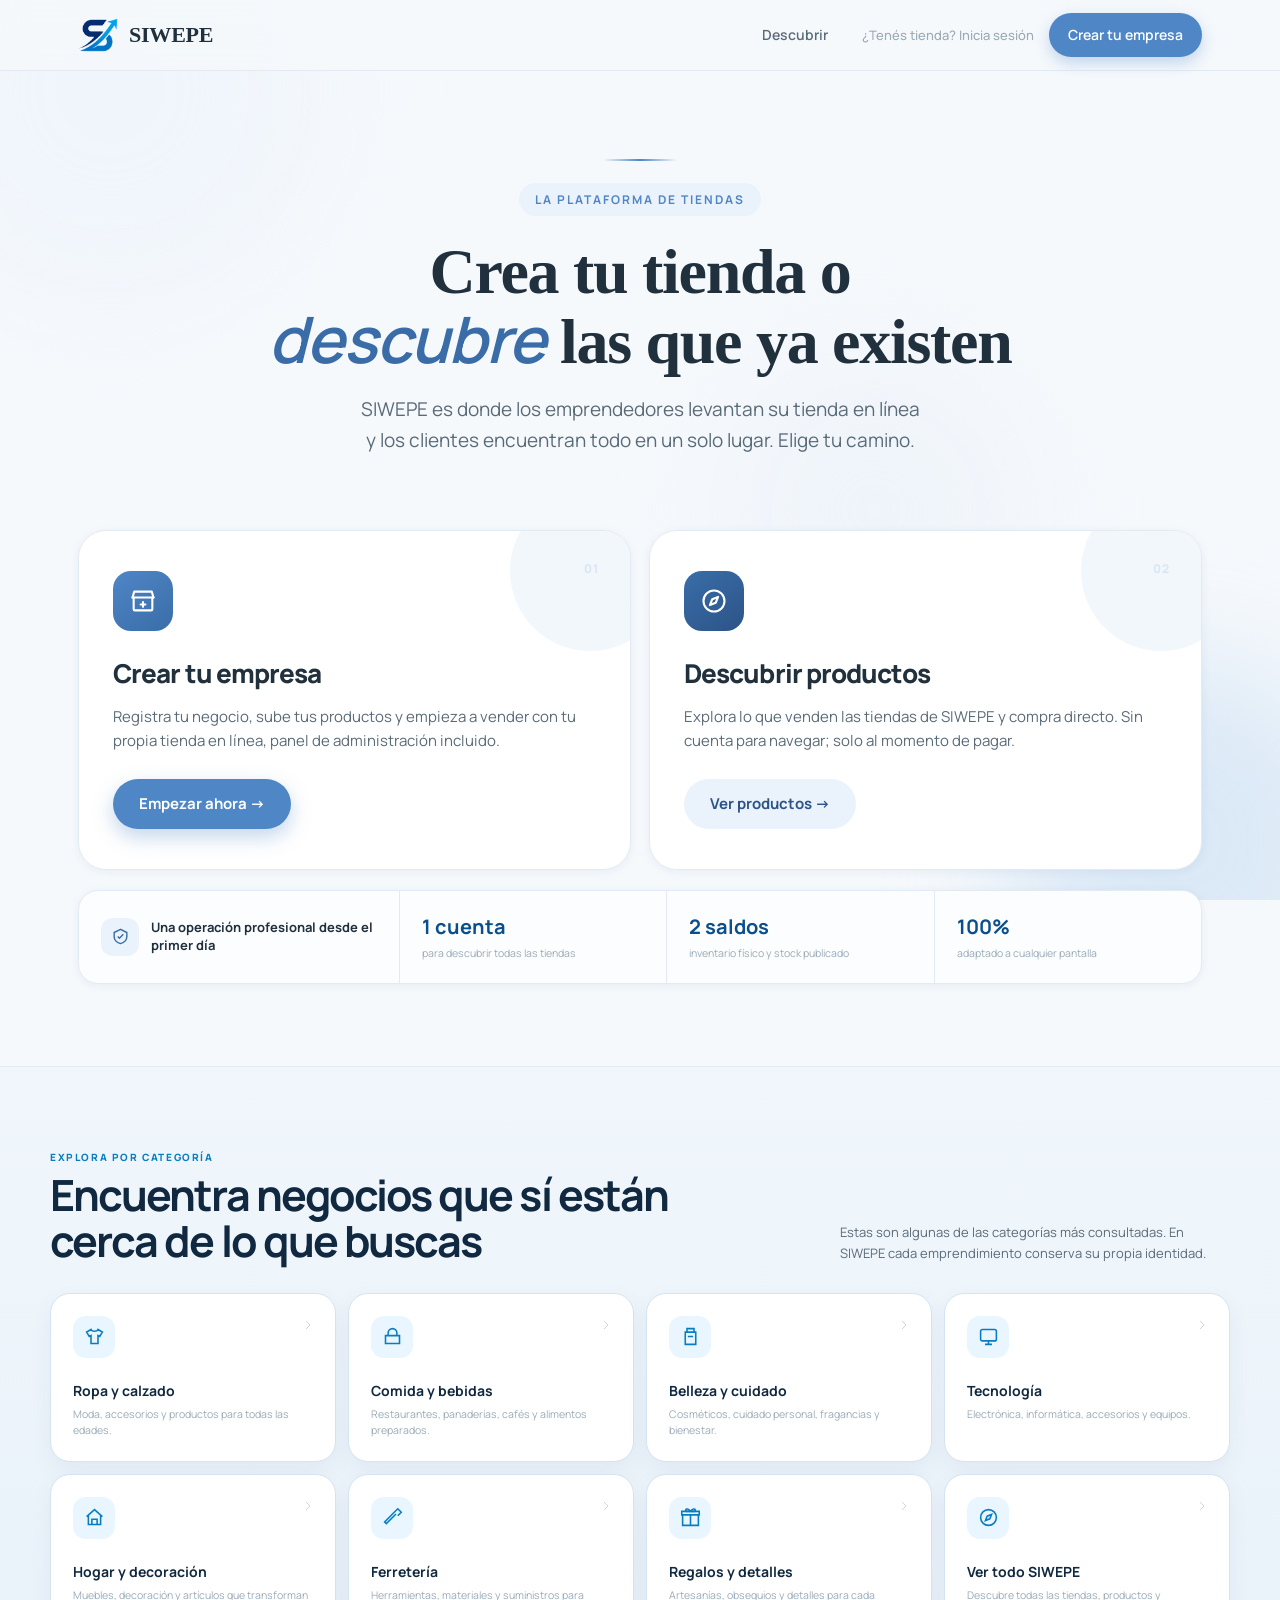
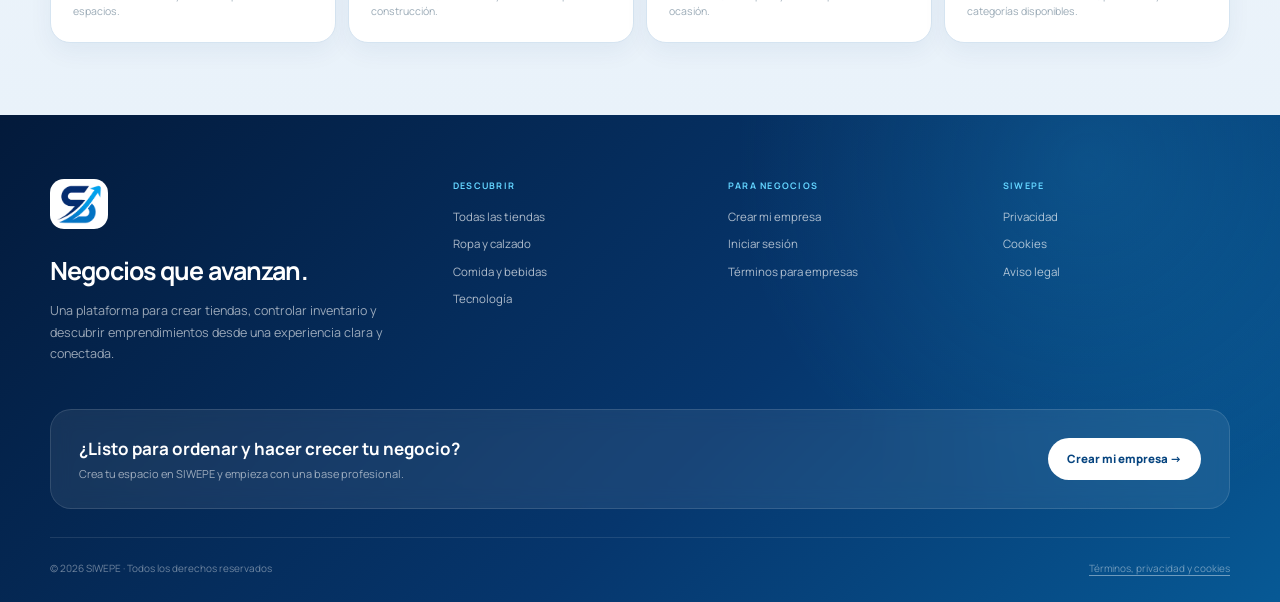
<file: pages/index.html>
<!DOCTYPE html>
<html lang="es">
<head>
<!-- SIWEPE · © 2026 Joel Reyes. Todos los derechos reservados. · Prohibida su reproduccion o distribucion sin autorizacion. -->
<meta charset="UTF-8">
<meta name="viewport" content="width=device-width, initial-scale=1.0">
<title>SIWEPE · Crea y descubre tiendas</title>
<link rel="icon" type="image/png" href="../assets/img/siwepe-mark.png">
<meta name="theme-color" content="#4F86C6">
<link rel="preconnect" href="https://fonts.googleapis.com">
<link href="https://fonts.googleapis.com/css2?family=Manrope:wght@200;300;400;500;600;700;800&display=swap" rel="stylesheet">
<style>
:root{
  --cream:#F6F9FC; --cream-dark:#F0F5FB;
  --rose:#4F86C6; --rose-light:#EAF2FB; --rose-mid:#A9CBEC; --rose-dark:#3A6DA8;
  --text-dark:#21303D; --text-mid:#5A6B78; --text-soft:#9AAAB6;
  --surface:#FFFFFF; --border:#E2EBF3;
  --shadow-sm:0 2px 10px rgba(40,80,140,.07);
  --shadow-md:0 8px 28px rgba(40,80,140,.10);
  --shadow-lg:0 20px 56px rgba(40,80,140,.14);
  --r-sm:12px; --r-md:16px; --r-lg:22px; --r-xl:30px;
}
*,*::before,*::after{margin:0;padding:0;box-sizing:border-box;}
html{scroll-behavior:smooth;}
*,*::before,*::after{font-family:'Manrope',sans-serif;}
body{font-family:'Manrope',sans-serif;background:var(--cream);color:var(--text-dark);line-height:1.6;-webkit-font-smoothing:antialiased;overflow-x:hidden;}
a{text-decoration:none;color:inherit;}
button{font-family:inherit;cursor:pointer;}

/* fondo con orbes suaves */
.bg-orbs{position:fixed;inset:0;z-index:0;overflow:hidden;pointer-events:none;}
.orb{position:absolute;border-radius:50%;filter:blur(60px);opacity:.5;}
.orb.a{width:420px;height:420px;background:var(--rose-light);top:-120px;left:-100px;}
.orb.b{width:360px;height:360px;background:var(--rose-mid);bottom:-120px;right:-80px;opacity:.35;}
.orb.c{width:300px;height:300px;background:#E6EEF8;top:40%;right:20%;opacity:.4;}

/* header */
.nav{position:sticky;top:0;z-index:50;background:rgba(246,249,252,.8);backdrop-filter:blur(14px);border-bottom:1px solid var(--border);}
.nav-in{max-width:1180px;margin:0 auto;height:70px;display:flex;align-items:center;padding:0 28px;}
.brand{display:flex;align-items:center;gap:11px;}
.brand-mark{width:40px;height:40px;border-radius:12px;background:linear-gradient(145deg,var(--rose),var(--rose-mid));display:flex;align-items:center;justify-content:center;font-family:'Fraunces',serif;font-size:20px;font-weight:600;color:#fff;box-shadow:0 8px 20px rgba(79,134,198,.35);}
.brand-name{font-family:'Fraunces',serif;font-size:22px;font-weight:600;letter-spacing:-.01em;}
.nav-links{margin-left:auto;display:flex;align-items:center;gap:8px;}
.nav-btn{padding:10px 18px;border-radius:999px;font-size:14px;font-weight:600;border:1.5px solid transparent;transition:all .18s;}
.nav-btn.ghost{color:var(--text-mid);}
.nav-btn.ghost:hover{color:var(--rose-dark);background:var(--rose-light);}
.nav-btn.solid{background:var(--rose);color:#fff;box-shadow:0 6px 16px rgba(79,134,198,.32);}
.nav-btn.solid:hover{background:var(--rose-dark);transform:translateY(-1px);}
.nav-btn.subtle{padding:8px 6px;font-weight:500;font-size:13px;color:var(--text-soft);}
.nav-btn.subtle:hover{color:var(--rose-dark);background:none;}

/* hero */
.wrap{position:relative;z-index:1;max-width:1180px;margin:0 auto;padding:0 28px;}
.hero{text-align:center;padding:72px 0 26px;}
.eyebrow{display:inline-block;font-size:12px;font-weight:700;letter-spacing:2px;text-transform:uppercase;color:var(--rose);background:var(--rose-light);padding:7px 16px;border-radius:999px;margin-bottom:22px;}
.hero h1{font-family:'Fraunces',serif;font-size:clamp(38px,6vw,64px);font-weight:600;line-height:1.05;letter-spacing:-.02em;margin-bottom:18px;}
.hero h1 em{font-style:italic;color:var(--rose-dark);}
.hero p{font-size:clamp(16px,2.2vw,19px);color:var(--text-mid);max-width:560px;margin:0 auto;line-height:1.65;}

/* dos caminos */
.paths{display:grid;grid-template-columns:1fr 1fr;gap:24px;margin:48px 0 20px;}
.path{position:relative;background:var(--surface);border:1px solid var(--border);border-radius:var(--r-xl);padding:40px 34px;box-shadow:var(--shadow-sm);transition:transform .28s cubic-bezier(.4,0,.2,1),box-shadow .28s;overflow:hidden;text-align:left;display:flex;flex-direction:column;}
.path::before{content:'';position:absolute;top:-40px;right:-40px;width:160px;height:160px;border-radius:50%;background:var(--rose-light);opacity:.6;transition:transform .4s;}
.path:hover{transform:translateY(-8px);box-shadow:var(--shadow-lg);border-color:var(--rose-mid);}
.path:hover::before{transform:scale(1.25);}
.path-ic{position:relative;width:60px;height:60px;border-radius:18px;display:flex;align-items:center;justify-content:center;margin-bottom:22px;color:#fff;}
.path.crear .path-ic{background:linear-gradient(145deg,var(--rose),var(--rose-dark));}
.path.descubrir .path-ic{background:linear-gradient(145deg,#3A6DA8,#2C5488);}
.path h3{position:relative;font-family:'Fraunces',serif;font-size:26px;font-weight:600;margin-bottom:10px;letter-spacing:-.01em;}
.path p{position:relative;font-size:15px;color:var(--text-mid);line-height:1.6;margin-bottom:26px;flex:1;}
.path-cta{position:relative;display:inline-flex;align-items:center;gap:9px;align-self:flex-start;padding:13px 26px;border-radius:999px;font-size:15px;font-weight:700;border:none;transition:all .2s;}
.path.crear .path-cta{background:var(--rose);color:#fff;box-shadow:0 8px 20px rgba(79,134,198,.34);}
.path.crear .path-cta:hover{background:var(--rose-dark);transform:translateX(3px);}
.path.descubrir .path-cta{background:#EAF2FB;color:#2C5488;}
.path.descubrir .path-cta:hover{background:#E2EBF3;transform:translateX(3px);}

/* seccion productos */
.section{padding:64px 0 40px;}
.section-head{text-align:center;margin-bottom:34px;}
.section-head h2{font-family:'Fraunces',serif;font-size:34px;font-weight:600;letter-spacing:-.02em;margin-bottom:8px;}
.section-head p{color:var(--text-soft);font-size:15px;}
.productos-grid{display:grid;grid-template-columns:repeat(auto-fill,minmax(220px,1fr));gap:20px;}
.prod-card{background:var(--surface);border:1px solid var(--border);border-radius:var(--r-lg);overflow:hidden;box-shadow:var(--shadow-sm);transition:transform .24s,box-shadow .24s;cursor:pointer;display:flex;flex-direction:column;}
.prod-card:hover{transform:translateY(-6px);box-shadow:var(--shadow-md);border-color:var(--rose-mid);}
.prod-cover{height:150px;background:linear-gradient(135deg,var(--rose-light),var(--cream-dark));display:flex;align-items:center;justify-content:center;overflow:hidden;}
.prod-cover img{width:100%;height:100%;object-fit:cover;}
.prod-cover span{font-family:'Fraunces',serif;font-size:34px;font-weight:600;color:var(--rose);}
.prod-body{padding:16px 18px 18px;display:flex;flex-direction:column;gap:6px;flex:1;}
.prod-tienda{font-size:11.5px;font-weight:700;letter-spacing:.4px;text-transform:uppercase;color:var(--rose-dark);}
.prod-body h4{font-family:'Fraunces',serif;font-size:17px;font-weight:600;line-height:1.3;}
.prod-precio{margin-top:auto;font-size:15.5px;font-weight:700;color:var(--text-dark);}
.empty-state{grid-column:1/-1;text-align:center;padding:56px 24px;color:var(--text-soft);}
.empty-state .es-ic{font-size:44px;margin-bottom:12px;}
.empty-state h3{font-family:'Fraunces',serif;font-size:22px;font-style:italic;color:var(--text-mid);margin-bottom:8px;}
.empty-state .es-btn{margin-top:18px;display:inline-block;padding:12px 24px;border-radius:999px;background:var(--rose);color:#fff;font-weight:700;font-size:14px;}

/* footer */
.footer{position:relative;z-index:1;text-align:center;padding:40px 20px 48px;color:var(--text-soft);font-size:13px;border-top:1px solid var(--border);margin-top:40px;}

/* entrada suave al hacer scroll */
.reveal{opacity:0;transform:translateY(22px);transition:opacity .6s ease,transform .6s cubic-bezier(.2,.7,.3,1);}
.reveal-in{opacity:1;transform:none;}
@media(prefers-reduced-motion:reduce){.reveal{opacity:1;transform:none;transition:none;}}

/* modal crear empresa */
.modal-ov{position:fixed;inset:0;z-index:100;background:rgba(33,48,61,.4);backdrop-filter:blur(3px);display:none;align-items:center;justify-content:center;padding:20px;}
.modal-ov.open{display:flex;}
.modal{background:var(--surface);border-radius:var(--r-xl);width:100%;max-width:460px;max-height:92vh;overflow-y:auto;box-shadow:var(--shadow-lg);animation:pop .25s ease;}
@keyframes pop{from{opacity:0;transform:translateY(14px) scale(.98)}to{opacity:1;transform:none}}
.modal-head{padding:26px 28px 4px;position:relative;}
.modal-head h3{font-family:'Fraunces',serif;font-size:25px;font-weight:600;letter-spacing:-.01em;}
.modal-head p{font-size:14px;color:var(--text-soft);margin-top:3px;}
.modal-x{position:absolute;top:20px;right:22px;width:34px;height:34px;border-radius:50%;border:none;background:var(--cream-dark);color:var(--text-mid);font-size:18px;display:flex;align-items:center;justify-content:center;}
.modal-x:hover{background:var(--rose-light);color:var(--rose-dark);}
.modal-body{padding:16px 28px 26px;}
.fld{display:flex;flex-direction:column;gap:6px;margin-bottom:15px;}
.fld label{font-size:11.5px;font-weight:600;letter-spacing:.4px;text-transform:uppercase;color:var(--text-mid);}
.fld input{padding:13px 15px;border:1.5px solid var(--border);border-radius:12px;font-size:14.5px;outline:none;background:var(--cream);transition:all .2s;font-family:'Inter',sans-serif;}
.fld input:focus{border-color:var(--rose);background:#fff;box-shadow:0 0 0 4px var(--rose-light);}
.fld-row{display:grid;grid-template-columns:1fr 1fr;gap:0 14px;}
.modal-err{font-size:13px;color:#D46A6A;min-height:16px;margin-bottom:6px;}
.modal-btn{width:100%;padding:15px;border:none;border-radius:12px;background:var(--rose);color:#fff;font-size:15px;font-weight:700;box-shadow:0 6px 18px rgba(79,134,198,.34);transition:all .2s;}
.modal-btn:hover{background:var(--rose-dark);transform:translateY(-1px);}
.modal-note{font-size:12px;color:var(--text-soft);text-align:center;margin-top:12px;line-height:1.5;}

@media(max-width:760px){
  .paths{grid-template-columns:1fr;}
  .nav-in{padding:0 18px;}
  .hero{padding:48px 0 18px;}
}
@media(max-width:560px){
  .wrap{padding:0 16px;}
  .hero{padding:38px 0 10px;}
  .hero h1{font-size:clamp(33px,10.5vw,43px);line-height:1.08;}
  .hero p{font-size:15.5px;}
  .paths{gap:16px;margin-top:34px;}
  .path{padding:28px 22px;border-radius:24px;}
  .path h3{font-size:24px;}
  .path-cta{width:100%;justify-content:center;min-height:48px;padding:12px 18px;}
  .section{padding-top:46px;}
  .section-head h2{font-size:28px;}
  .productos-grid{gap:14px;}
  .modal-ov{align-items:flex-end;padding:0;}
  .modal{max-width:none;max-height:94dvh;border-radius:24px 24px 0 0;}
  .modal-head{padding:22px 20px 4px;}
  .modal-body{padding:14px 20px calc(24px + env(safe-area-inset-bottom));}
  .fld-row{grid-template-columns:1fr;gap:0;}
  .fld input{min-height:48px;font-size:16px;}
  .modal-btn{min-height:50px;}
}
@media(max-width:360px){
  .hero h1{font-size:31px;}
  .eyebrow{letter-spacing:1.25px;padding-inline:12px;}
}
@media(hover:none){
  .path:hover,.prod-card:hover{transform:none;}
}

/* Portada SIWEPE 2026 */
.hero{padding-top:88px}.hero:before{content:"";display:block;width:74px;height:2px;margin:0 auto 22px;background:linear-gradient(90deg,transparent,var(--rose),transparent)}
.paths{gap:18px}.path{min-height:330px;border-radius:28px}.path h3{font-family:'Manrope',sans-serif;font-weight:800;letter-spacing:-.035em}.path-number{position:absolute;top:28px;right:30px;color:#d8e6f5;font-size:12px;font-weight:800;letter-spacing:.13em}
.home-proof{display:grid;grid-template-columns:1.2fr repeat(3,1fr);align-items:center;gap:1px;margin:20px 0 82px;overflow:hidden;border:1px solid var(--border);border-radius:20px;background:var(--border);box-shadow:var(--shadow-sm)}.home-proof>div{min-height:92px;padding:20px 22px;background:rgba(255,255,255,.9)}.home-proof .proof-lead{display:flex;align-items:center;gap:12px}.proof-lead span{display:grid;place-items:center;width:38px;height:38px;flex:0 0 auto;border-radius:12px;background:var(--rose-light);color:var(--rose-dark)}.proof-lead strong{font-size:13px;line-height:1.35}.proof-item strong,.proof-item small{display:block}.proof-item strong{color:#0a4e8d;font-size:20px}.proof-item small{margin-top:2px;color:var(--text-soft);font-size:10.5px}
.home-discovery{position:relative;z-index:1;margin-top:10px;padding:82px 28px 72px;background:linear-gradient(180deg,#f0f6fb 0%,#e9f2fa 100%);border-top:1px solid var(--border)}.home-discovery-in{max-width:1180px;margin:auto}.home-section-head{display:flex;align-items:end;justify-content:space-between;gap:32px;margin-bottom:28px}.home-section-head span{display:block;margin-bottom:7px;color:#087dc2;font-size:10px;font-weight:850;letter-spacing:.16em;text-transform:uppercase}.home-section-head h2{max-width:620px;color:#102940;font-size:clamp(29px,4vw,43px);line-height:1.08;letter-spacing:-.045em}.home-section-head p{max-width:390px;color:var(--text-mid);font-size:13px;line-height:1.65}.home-category-grid{display:grid;grid-template-columns:repeat(4,1fr);gap:12px}.home-category{position:relative;min-height:164px;padding:22px;border:1px solid #d5e4f1;border-radius:20px;background:#fff;box-shadow:0 9px 25px rgba(17,63,105,.055);transition:transform .22s,border-color .22s,box-shadow .22s}.home-category:hover{transform:translateY(-5px);border-color:#85bbe1;box-shadow:0 16px 38px rgba(17,63,105,.1)}.home-category-icon{display:grid;place-items:center;width:42px;height:42px;margin-bottom:22px;border-radius:13px;background:#e9f6ff;color:#087dc2}.home-category h3{margin-bottom:5px;color:#102940;font-size:14px}.home-category p{color:var(--text-soft);font-size:10.5px;line-height:1.5}.home-category>svg{position:absolute;right:19px;top:23px;color:#afc3d4}
.mega-footer{position:relative;z-index:1;padding:64px 28px 26px;background:radial-gradient(circle at 85% 10%,rgba(36,170,225,.2),transparent 30%),linear-gradient(135deg,#031a3b,#06366d 58%,#075995);color:#fff}.mega-footer-in{max-width:1180px;margin:auto}.mega-footer-top{display:grid;grid-template-columns:1.25fr .8fr .8fr .8fr;gap:48px;padding-bottom:45px}.mega-footer-brand img{width:58px;height:50px;object-fit:contain;padding:5px;border-radius:14px;background:#fff}.mega-footer-brand h2{margin:17px 0 9px;font-size:25px;letter-spacing:-.035em}.mega-footer-brand p{max-width:370px;color:rgba(255,255,255,.6);font-size:12.5px;line-height:1.7}.mega-footer-col strong{display:block;margin-bottom:15px;color:#63d4ff;font-size:9px;letter-spacing:.14em;text-transform:uppercase}.mega-footer-col a{display:block;width:max-content;max-width:100%;margin:9px 0;color:rgba(255,255,255,.68);font-size:11.5px;transition:color .2s,transform .2s}.mega-footer-col a:hover{color:#fff;transform:translateX(3px)}.mega-footer-cta{display:flex;align-items:center;justify-content:space-between;gap:30px;padding:25px 28px;border:1px solid rgba(255,255,255,.12);border-radius:21px;background:rgba(255,255,255,.075);backdrop-filter:blur(10px)}.mega-footer-cta strong,.mega-footer-cta span{display:block}.mega-footer-cta strong{font-size:17px}.mega-footer-cta span{margin-top:3px;color:rgba(255,255,255,.58);font-size:11px}.mega-footer-cta button{flex:0 0 auto;padding:12px 19px;border:0;border-radius:999px;background:#fff;color:#06447f;font-size:11.5px;font-weight:800}.mega-footer-bottom{display:flex;justify-content:space-between;gap:20px;margin-top:28px;padding-top:22px;border-top:1px solid rgba(255,255,255,.1);color:rgba(255,255,255,.42);font-size:10px}.mega-footer-bottom a{text-decoration:underline;text-underline-offset:3px}
.mega-footer.footer{margin-top:0;border-top:0;text-align:left}
@media(max-width:900px){.home-proof{grid-template-columns:1fr 1fr}.home-category-grid{grid-template-columns:repeat(2,1fr)}.mega-footer-top{grid-template-columns:1.2fr 1fr 1fr}.mega-footer-col:last-child{display:none}}
@media(max-width:640px){.hero{padding-top:48px}.home-proof{grid-template-columns:1fr 1fr;margin-bottom:54px}.proof-lead{grid-column:1/-1}.home-section-head{align-items:flex-start;flex-direction:column;gap:10px}.home-category-grid{grid-template-columns:1fr 1fr}.home-discovery{padding:58px 16px}.mega-footer{padding-inline:18px}.mega-footer-top{grid-template-columns:1fr 1fr;gap:32px 22px}.mega-footer-brand{grid-column:1/-1}.mega-footer-cta{align-items:flex-start;flex-direction:column}.mega-footer-cta button{width:100%}.mega-footer-bottom{flex-direction:column}}
@media(max-width:420px){.home-category-grid{grid-template-columns:1fr}.home-proof{grid-template-columns:1fr}.proof-lead{grid-column:auto}.mega-footer-top{grid-template-columns:1fr}.mega-footer-col:last-child{display:block}}
</style>
<link rel="stylesheet" href="../assets/css/platform.css?v=20260813.5">
</head>
<body>

<div class="bg-orbs"><span class="orb a"></span><span class="orb b"></span><span class="orb c"></span></div>

<!-- NAV -->
<header class="nav">
  <div class="nav-in">
    <a class="brand" href="index.html">
      <div class="brand-mark"><img src="../assets/img/siwepe-mark.png" alt=""></div>
      <span class="brand-name">SIWEPE</span>
    </a>
    <div class="nav-links">
      <a class="nav-btn ghost" href="descubrir.html">Descubrir</a>
      <a class="nav-btn subtle" href="admin.html?login=1&amp;v=20260813.12" title="Acceso para dueños de tienda">¿Tenés tienda? Inicia sesión</a>
      <button class="nav-btn solid" onclick="abrirCrear()">Crear tu empresa</button>
    </div>
  </div>
</header>

<!-- HERO -->
<div class="wrap">
  <section class="hero">
    <span class="eyebrow">La plataforma de tiendas</span>
    <h1>Crea tu tienda o<br><em>descubre</em> las que ya existen</h1>
    <p>SIWEPE es donde los emprendedores levantan su tienda en línea y los clientes encuentran todo en un solo lugar. Elige tu camino.</p>
  </section>

  <!-- DOS CAMINOS -->
  <section class="paths">
    <div class="path crear">
      <span class="path-number">01</span>
      <div class="path-ic">
        <svg width="28" height="28" viewBox="0 0 24 24" fill="none" stroke="currentColor" stroke-width="1.8" stroke-linecap="round" stroke-linejoin="round"><path d="M3 9l1.5-5h15L21 9"/><path d="M4 9v10a1 1 0 0 0 1 1h14a1 1 0 0 0 1-1V9"/><path d="M3 9h18"/><path d="M12 13v4M10 15h4"/></svg>
      </div>
      <h3>Crear tu empresa</h3>
      <p>Registra tu negocio, sube tus productos y empieza a vender con tu propia tienda en línea, panel de administración incluido.</p>
      <button class="path-cta" onclick="abrirCrear()">Empezar ahora →</button>
    </div>
    <div class="path descubrir">
      <span class="path-number">02</span>
      <div class="path-ic">
        <svg width="28" height="28" viewBox="0 0 24 24" fill="none" stroke="currentColor" stroke-width="1.8" stroke-linecap="round" stroke-linejoin="round"><circle cx="12" cy="12" r="9"/><path d="m15.5 8.5-2 5-5 2 2-5 5-2z"/></svg>
      </div>
      <h3>Descubrir productos</h3>
      <p>Explora lo que venden las tiendas de SIWEPE y compra directo. Sin cuenta para navegar; solo al momento de pagar.</p>
      <a class="path-cta" href="descubrir.html" style="display:inline-flex">Ver productos →</a>
    </div>
  </section>
  <section class="home-proof" aria-label="Ventajas de SIWEPE">
    <div class="proof-lead"><span><svg width="19" height="19" viewBox="0 0 24 24" fill="none" stroke="currentColor" stroke-width="1.8"><path d="M12 3 4 7v5c0 4.8 3.1 7.6 8 9 4.9-1.4 8-4.2 8-9V7l-8-4Z"/><path d="m8.5 12 2.2 2.2 4.8-5"/></svg></span><strong>Una operación profesional desde el primer día</strong></div>
    <div class="proof-item"><strong>1 cuenta</strong><small>para descubrir todas las tiendas</small></div>
    <div class="proof-item"><strong>2 saldos</strong><small>inventario físico y stock publicado</small></div>
    <div class="proof-item"><strong>100%</strong><small>adaptado a cualquier pantalla</small></div>
  </section>
</div>

<section class="home-discovery" aria-labelledby="categorias-siwepe">
  <div class="home-discovery-in">
    <div class="home-section-head"><div><span>Explora por categoría</span><h2 id="categorias-siwepe">Encuentra negocios que sí están cerca de lo que buscas</h2></div><p>Estas son algunas de las categorías más consultadas. En SIWEPE cada emprendimiento conserva su propia identidad.</p></div>
    <div class="home-category-grid">
      <a class="home-category" href="descubrir.html?categoria=ropa"><div class="home-category-icon"><svg width="21" height="21" viewBox="0 0 24 24" fill="none" stroke="currentColor" stroke-width="1.8"><path d="m8 4-5 3 3 5 2-1v9h8v-9l2 1 3-5-5-3c-.5 1.2-1.9 2-4 2S8.5 5.2 8 4Z"/></svg></div><h3>Ropa y calzado</h3><p>Moda, accesorios y productos para todas las edades.</p><svg width="16" height="16" viewBox="0 0 24 24" fill="none" stroke="currentColor"><path d="m9 18 6-6-6-6"/></svg></a>
      <a class="home-category" href="descubrir.html?categoria=alimentos"><div class="home-category-icon"><svg width="21" height="21" viewBox="0 0 24 24" fill="none" stroke="currentColor" stroke-width="1.8"><path d="M4 11h16v9H4zM7 11V8a5 5 0 0 1 10 0v3"/></svg></div><h3>Comida y bebidas</h3><p>Restaurantes, panaderías, cafés y alimentos preparados.</p><svg width="16" height="16" viewBox="0 0 24 24" fill="none" stroke="currentColor"><path d="m9 18 6-6-6-6"/></svg></a>
      <a class="home-category" href="descubrir.html?categoria=belleza"><div class="home-category-icon"><svg width="21" height="21" viewBox="0 0 24 24" fill="none" stroke="currentColor" stroke-width="1.8"><path d="M8 3h8v4H8zM6 7h12v14H6zM9 12h6"/></svg></div><h3>Belleza y cuidado</h3><p>Cosméticos, cuidado personal, fragancias y bienestar.</p><svg width="16" height="16" viewBox="0 0 24 24" fill="none" stroke="currentColor"><path d="m9 18 6-6-6-6"/></svg></a>
      <a class="home-category" href="descubrir.html?categoria=tecnologia"><div class="home-category-icon"><svg width="21" height="21" viewBox="0 0 24 24" fill="none" stroke="currentColor" stroke-width="1.8"><rect x="3" y="4" width="18" height="13" rx="2"/><path d="M8 21h8M12 17v4"/></svg></div><h3>Tecnología</h3><p>Electrónica, informática, accesorios y equipos.</p><svg width="16" height="16" viewBox="0 0 24 24" fill="none" stroke="currentColor"><path d="m9 18 6-6-6-6"/></svg></a>
      <a class="home-category" href="descubrir.html?categoria=hogar"><div class="home-category-icon"><svg width="21" height="21" viewBox="0 0 24 24" fill="none" stroke="currentColor" stroke-width="1.8"><path d="m3 11 9-8 9 8M5 10v10h14V10M9 20v-6h6v6"/></svg></div><h3>Hogar y decoración</h3><p>Muebles, decoración y artículos que transforman espacios.</p><svg width="16" height="16" viewBox="0 0 24 24" fill="none" stroke="currentColor"><path d="m9 18 6-6-6-6"/></svg></a>
      <a class="home-category" href="descubrir.html?categoria=ferreteria"><div class="home-category-icon"><svg width="21" height="21" viewBox="0 0 24 24" fill="none" stroke="currentColor" stroke-width="1.8"><path d="m14 6 4-4 4 4-4 4M16 8 5 19l-2-2L14 6"/></svg></div><h3>Ferretería</h3><p>Herramientas, materiales y suministros para construcción.</p><svg width="16" height="16" viewBox="0 0 24 24" fill="none" stroke="currentColor"><path d="m9 18 6-6-6-6"/></svg></a>
      <a class="home-category" href="descubrir.html?categoria=regalos"><div class="home-category-icon"><svg width="21" height="21" viewBox="0 0 24 24" fill="none" stroke="currentColor" stroke-width="1.8"><path d="M3 9h18v12H3zM12 9v12M2 5h20v4H2z"/><path d="M12 5c-3-5-7-2-5 0h5Zm0 0c3-5 7-2 5 0h-5Z"/></svg></div><h3>Regalos y detalles</h3><p>Artesanías, obsequios y detalles para cada ocasión.</p><svg width="16" height="16" viewBox="0 0 24 24" fill="none" stroke="currentColor"><path d="m9 18 6-6-6-6"/></svg></a>
      <a class="home-category" href="descubrir.html"><div class="home-category-icon"><svg width="21" height="21" viewBox="0 0 24 24" fill="none" stroke="currentColor" stroke-width="1.8"><circle cx="12" cy="12" r="9"/><path d="m15.5 8.5-2 5-5 2 2-5 5-2z"/></svg></div><h3>Ver todo SIWEPE</h3><p>Descubre todas las tiendas, productos y categorías disponibles.</p><svg width="16" height="16" viewBox="0 0 24 24" fill="none" stroke="currentColor"><path d="m9 18 6-6-6-6"/></svg></a>
    </div>
  </div>
</section>

<footer class="mega-footer footer">
  <div class="mega-footer-in">
    <div class="mega-footer-top">
      <div class="mega-footer-brand"><img src="../assets/img/siwepe-mark.png" alt="SIWEPE"><h2>Negocios que avanzan.</h2><p>Una plataforma para crear tiendas, controlar inventario y descubrir emprendimientos desde una experiencia clara y conectada.</p></div>
      <div class="mega-footer-col"><strong>Descubrir</strong><a href="descubrir.html">Todas las tiendas</a><a href="descubrir.html?categoria=ropa">Ropa y calzado</a><a href="descubrir.html?categoria=alimentos">Comida y bebidas</a><a href="descubrir.html?categoria=tecnologia">Tecnología</a></div>
      <div class="mega-footer-col"><strong>Para negocios</strong><a href="#" onclick="abrirCrear();return false">Crear mi empresa</a><a href="admin.html?login=1&amp;v=20260813.12">Iniciar sesión</a><a href="terminos.html">Términos para empresas</a></div>
      <div class="mega-footer-col"><strong>SIWEPE</strong><a href="terminos.html#privacidad">Privacidad</a><a href="terminos.html#cookies">Cookies</a><a href="terminos.html">Aviso legal</a></div>
    </div>
    <div class="mega-footer-cta"><div><strong>¿Listo para ordenar y hacer crecer tu negocio?</strong><span>Crea tu espacio en SIWEPE y empieza con una base profesional.</span></div><button onclick="abrirCrear()">Crear mi empresa →</button></div>
    <div class="mega-footer-bottom"><span>© <span id="anio"></span> SIWEPE · Todos los derechos reservados</span><span><a href="terminos.html">Términos, privacidad y cookies</a></span></div>
  </div>
</footer>

<!-- MODAL CREAR EMPRESA (asistente por pasos) -->
<style>
.wz-steps{display:flex;gap:8px;padding:16px 28px 4px;}
.wz-step-ind{flex:1;height:5px;border-radius:999px;background:var(--border);transition:background .3s;}
.wz-step-ind.done,.wz-step-ind.active{background:var(--rose);}
.wz-count{padding:10px 28px 0;font-size:11.5px;font-weight:700;letter-spacing:.6px;text-transform:uppercase;color:var(--rose);}
.wz-page{display:none;}
.wz-page.active{display:block;animation:wzIn .25s ease;}
@keyframes wzIn{from{opacity:0;transform:translateX(10px)}to{opacity:1;transform:none}}
.wz-title{font-family:'Fraunces',serif;font-size:22px;font-weight:600;padding:2px 28px 0;}
.wz-sub{font-size:13.5px;color:var(--text-soft);padding:2px 28px 8px;}
.fld select,.fld textarea{padding:13px 15px;border:1.5px solid var(--border);border-radius:12px;font-size:14.5px;outline:none;background:var(--cream);font-family:'Inter',sans-serif;transition:all .2s;color:var(--text-dark);}
.fld select:focus,.fld textarea:focus{border-color:var(--rose);background:#fff;box-shadow:0 0 0 4px var(--rose-light);}
.fld textarea{resize:none;min-height:62px;}
.wz-nav{display:flex;gap:10px;padding:6px 28px 24px;}
.wz-btn{flex:1;padding:14px;border:none;border-radius:12px;font-size:15px;font-weight:700;cursor:pointer;transition:all .2s;font-family:'Inter',sans-serif;}
.wz-btn.prim{background:var(--rose);color:#fff;box-shadow:0 6px 18px rgba(79,134,198,.34);}
.wz-btn.prim:hover{background:var(--rose-dark);transform:translateY(-1px);}
.wz-btn.prim:disabled{opacity:.6;cursor:default;transform:none;}
.wz-btn.sec{flex:0 0 auto;padding:14px 22px;background:var(--cream-dark);color:var(--text-mid);}
.wz-btn.sec:hover{background:var(--border);}
.wz-resumen{background:var(--cream-dark);border:1px solid var(--border);border-radius:14px;padding:14px 18px;margin:0 28px 14px;}
.wz-resumen .rr{display:flex;justify-content:space-between;gap:12px;font-size:13.5px;padding:5px 0;}
.wz-resumen .rr span{color:var(--text-soft);}
.wz-resumen .rr b{color:var(--text-dark);text-align:right;word-break:break-word;}
.wz-terms{display:flex;align-items:flex-start;gap:10px;padding:0 28px 6px;font-size:13px;color:var(--text-mid);cursor:pointer;line-height:1.5;}
.wz-terms input{width:17px;height:17px;margin-top:1px;accent-color:var(--rose);flex-shrink:0;}
.wz-ok{text-align:center;padding:34px 30px 40px;}
.wz-ok-ic{width:72px;height:72px;border-radius:50%;background:var(--rose-light);color:var(--rose-dark);display:flex;align-items:center;justify-content:center;margin:0 auto 20px;}
.wz-ok h3{font-family:'Fraunces',serif;font-size:24px;font-weight:600;margin-bottom:10px;}
.wz-ok p{font-size:14.5px;color:var(--text-mid);line-height:1.6;max-width:340px;margin:0 auto 8px;}
.wz-ok b{color:var(--text-dark);}.wz-spin{width:14px;height:14px;border-radius:50%;border:2px solid var(--border);border-top-color:#4F86C6;display:inline-block;animation:wzspin .8s linear infinite}
.wz-logo-row{display:flex;align-items:center;gap:14px;}
.wz-logo-prev{width:56px;height:56px;border-radius:14px;background:var(--cream-dark);border:1px solid var(--border);display:flex;align-items:center;justify-content:center;overflow:hidden;color:var(--text-soft);font-family:'Fraunces',serif;font-size:22px;font-weight:600;flex-shrink:0;}
.wz-logo-prev img{width:100%;height:100%;object-fit:cover;}
/* contraseña con UX */
.pw-wrap{position:relative;display:flex;align-items:center;}
.pw-wrap input{width:100%;padding-right:44px;}
.pw-eye{position:absolute;right:11px;background:none;border:none;color:var(--text-soft);cursor:pointer;display:flex;padding:4px;border-radius:6px;}
.pw-eye:hover{color:var(--text-mid);}
.pw-bar{height:6px;border-radius:999px;background:var(--border);margin-top:10px;overflow:hidden;}
.pw-bar span{display:block;height:100%;width:0;border-radius:999px;transition:width .25s ease,background .25s ease;}
.pw-strength{font-size:12px;font-weight:600;margin-top:6px;color:var(--text-soft);}
.pw-reqs{list-style:none;margin:11px 0 0;padding:0;display:grid;grid-template-columns:1fr 1fr;gap:7px 16px;}
.pw-reqs li{font-size:12.5px;color:var(--text-soft);display:flex;align-items:center;gap:8px;transition:color .2s;}
.pw-reqs li::before{content:'';width:16px;height:16px;border-radius:50%;border:1.6px solid var(--border);flex-shrink:0;background-position:center;background-repeat:no-repeat;transition:all .2s;}
.pw-reqs li.ok{color:var(--text-dark);}
.pw-reqs li.ok::before{background-color:#3F9D6A;border-color:#3F9D6A;background-image:url("data:image/svg+xml,%3Csvg xmlns='http://www.w3.org/2000/svg' width='9' height='9' viewBox='0 0 24 24' fill='none' stroke='white' stroke-width='4' stroke-linecap='round' stroke-linejoin='round'%3E%3Cpath d='m4.5 12.5 5 5L19.5 7'/%3E%3C/svg%3E");}
.pw-match{font-size:12.5px;margin-top:8px;font-weight:600;min-height:15px;}
.pw-match.ok{color:#3F9D6A;}
.pw-match.no{color:#D46A6A;}
/* teléfono con código de país */
.tel-wrap{display:flex;align-items:stretch;}
.tel-code{display:flex;align-items:center;padding:0 15px;background:var(--cream-dark);border:1.5px solid var(--border);border-right:none;border-radius:12px 0 0 12px;font-size:14.5px;font-weight:700;color:var(--text-mid);white-space:nowrap;min-width:56px;justify-content:center;}
.tel-wrap input{border-radius:0 12px 12px 0 !important;flex:1;}
.fld select:disabled{opacity:.6;cursor:not-allowed;}
/* ocultar la barra de scroll del modal (el desplazamiento sigue funcionando) */
.modal{scrollbar-width:none;-ms-overflow-style:none;}
.modal::-webkit-scrollbar{display:none;width:0;height:0;}
.wz-choice-intro{padding:4px 28px 16px;max-width:690px;color:var(--text-mid);font-size:14px;line-height:1.6;}
.wz-type-grid{display:grid;grid-template-columns:repeat(2,minmax(0,1fr));gap:12px;padding:4px 28px 22px;}
.wz-choice-card{position:relative;border:1.5px solid var(--border);background:#fff;border-radius:18px;padding:18px;display:flex;align-items:center;gap:15px;text-align:left;color:var(--text-dark);cursor:pointer;transition:border-color .2s,box-shadow .2s,transform .2s;min-height:104px;}
.wz-choice-card:hover{border-color:#99c4e9;box-shadow:0 10px 28px rgba(49,98,146,.10);transform:translateY(-2px);}
.wz-choice-card.selected{border-color:#168ed1;background:linear-gradient(135deg,#f7fcff,#edf8ff);box-shadow:0 0 0 3px rgba(9,169,232,.11);}
.wz-choice-card.selected::after{content:'✓';position:absolute;right:13px;top:13px;width:22px;height:22px;border-radius:50%;display:grid;place-items:center;background:#0b91cf;color:#fff;font-size:12px;font-weight:900;}
.wz-choice-emoji{width:54px;height:54px;border-radius:16px;display:grid;place-items:center;background:linear-gradient(145deg,#eff8ff,#e4f3fd);color:#117fbd;flex:0 0 auto;}.wz-choice-emoji svg{width:25px;height:25px;fill:none;stroke:currentColor;stroke-width:1.8;stroke-linecap:round;stroke-linejoin:round;}
.wz-choice-copy{display:grid;gap:5px;padding-right:18px;}.wz-choice-copy strong{font-size:16px;}.wz-choice-copy small{font-size:12.5px;line-height:1.45;color:var(--text-soft);font-weight:500;}
.wz-category-tools{display:flex;gap:10px;padding:5px 28px 14px;}.wz-search{position:relative;flex:1;}.wz-search svg{position:absolute;left:14px;top:50%;transform:translateY(-50%);color:#7890a5;}.wz-search input{width:100%;height:48px;border:1.5px solid var(--border);border-radius:14px;background:#fff;padding:0 15px 0 44px;font-size:14px;outline:none;}.wz-search input:focus{border-color:#159bd8;box-shadow:0 0 0 4px rgba(9,169,232,.10);}
.wz-cat-grid{display:grid;grid-template-columns:repeat(3,minmax(0,1fr));gap:10px;padding:0 28px 18px;max-height:355px;overflow:auto;scrollbar-width:thin;}
.wz-cat-card{border:1.5px solid var(--border);background:#fff;border-radius:16px;padding:15px;text-align:left;cursor:pointer;min-height:132px;display:flex;flex-direction:column;transition:.2s;color:var(--text-dark);}.wz-cat-card:hover{border-color:#9cc9e6;transform:translateY(-2px);}.wz-cat-card.selected{border-color:#0a98d4;background:#eef9ff;box-shadow:0 0 0 3px rgba(9,169,232,.10);}.wz-cat-card .emoji{font-size:25px;margin-bottom:12px}.wz-cat-card strong{font-size:13.5px;line-height:1.3;margin-bottom:6px}.wz-cat-card small{font-size:11px;line-height:1.4;color:var(--text-soft)}
.wz-cat-empty{grid-column:1/-1;padding:35px;text-align:center;color:var(--text-soft);font-size:13px;}.wz-category-detail{margin:0 28px 18px;padding:17px;border-radius:16px;background:#f4f9fd;border:1px solid #dceaf4;}.wz-category-detail[hidden]{display:none}.wz-category-detail .fld:last-child{margin-bottom:0}.wz-selected-summary{padding:0 28px 12px;color:#39708f;font-size:12px;font-weight:700;min-height:26px;}
.wz-cat-card .category-icon{width:38px;height:38px;border-radius:12px;display:grid;place-items:center;background:linear-gradient(145deg,#eff8ff,#e5f3fb);color:#147eb7;margin-bottom:12px}.wz-cat-card .category-icon svg{width:20px;height:20px;fill:none;stroke:currentColor;stroke-width:1.8;stroke-linecap:round;stroke-linejoin:round}.wz-cat-card.selected .category-icon{background:#d9f1fd;color:#0877ad}
.wz-cat-card{position:relative;overflow:hidden}.wz-cat-card::after{content:'';position:absolute;inset:auto -40% -85% 20%;height:120px;background:radial-gradient(circle,rgba(22,158,215,.14),transparent 68%);opacity:0;transition:.25s}.wz-cat-card:hover::after,.wz-cat-card.selected::after{opacity:1}.wz-cat-order{position:absolute;right:12px;top:12px;width:25px;height:25px;border-radius:9px;background:#0b91cf;color:#fff;display:grid;place-items:center;font-size:11px;font-weight:900;box-shadow:0 6px 16px rgba(11,145,207,.28);animation:wzpop .22s ease-out}.wz-selected-summary.limit{color:#b36528}.wz-selected-summary strong{color:#0b7fb7}
.wz-native-hidden{position:absolute!important;opacity:0!important;pointer-events:none!important;width:1px!important;height:1px!important}.wz-fancy{position:relative}.wz-fancy-trigger{width:100%;min-height:50px;border:1.5px solid var(--border);border-radius:15px;background:linear-gradient(180deg,#fff,#f8fbfe);padding:0 14px 0 16px;display:flex;align-items:center;justify-content:space-between;gap:12px;color:var(--text-dark);font:inherit;font-size:14px;cursor:pointer;transition:.2s;text-align:left}.wz-fancy-trigger:hover{border-color:#9cc9e6;transform:translateY(-1px);box-shadow:0 9px 24px rgba(45,94,132,.09)}.wz-fancy.open .wz-fancy-trigger{border-color:#159bd8;box-shadow:0 0 0 4px rgba(9,169,232,.10)}.wz-fancy-trigger svg{width:18px;transition:transform .22s;color:#4f7894}.wz-fancy.open .wz-fancy-trigger svg{transform:rotate(180deg)}.wz-fancy-trigger:disabled{opacity:.55;cursor:not-allowed;transform:none}.wz-fancy-menu{position:absolute;z-index:20;top:calc(100% + 8px);left:0;right:0;padding:7px;background:rgba(255,255,255,.98);border:1px solid #d9e8f2;border-radius:16px;box-shadow:0 20px 45px rgba(34,68,94,.18);max-height:240px;overflow:auto;opacity:0;visibility:hidden;transform:translateY(-8px) scale(.985);transition:.18s;transform-origin:top}.wz-fancy.open .wz-fancy-menu{opacity:1;visibility:visible;transform:none}.wz-fancy-option{width:100%;border:0;background:transparent;border-radius:11px;padding:11px 12px;display:flex;align-items:center;justify-content:space-between;text-align:left;color:var(--text-mid);font:inherit;font-size:13.5px;cursor:pointer;transition:.16s}.wz-fancy-option:hover{background:#eef8fe;color:#126d9e;padding-left:15px}.wz-fancy-option.selected{background:linear-gradient(135deg,#eaf7ff,#f4fbff);color:#087cb4;font-weight:800}.wz-fancy-option.selected::after{content:'✓';font-weight:900}.wz-fancy-empty{padding:14px;color:var(--text-soft);font-size:13px}@keyframes wzpop{from{transform:scale(.7);opacity:0}to{transform:none;opacity:1}}
.wz-nav{position:sticky;bottom:0;z-index:4;background:linear-gradient(180deg,rgba(255,255,255,.35),#fff 22%);padding-top:18px;border-radius:0 0 24px 24px;}
@media(max-width:760px){.wz-cat-grid{grid-template-columns:repeat(2,minmax(0,1fr));max-height:none}.wz-choice-card{align-items:flex-start}.wz-choice-emoji{width:46px;height:46px}.wz-choice-copy strong{font-size:14px}.wz-choice-copy small{font-size:11.5px}}
@media(max-width:520px){.wz-steps,.wz-count,.wz-title,.wz-sub,.wz-choice-intro,.wz-category-tools,.wz-cat-grid,.wz-selected-summary{padding-left:20px;padding-right:20px}.wz-type-grid{padding-left:20px;padding-right:20px;grid-template-columns:1fr}.wz-category-detail{margin-left:20px;margin-right:20px}.wz-cat-card{min-height:125px;padding:13px}.wz-nav{padding-left:20px;padding-right:20px}.wz-choice-intro{font-size:12.5px}}
</style>
<div class="modal-ov" id="crear-ov">
  <div class="modal" style="max-width:1000px">
    <div class="modal-head">
      <h3>Crea tu empresa</h3>
      <p>Registra tu negocio en SIWEPE</p>
      <button class="modal-x" onclick="cerrarCrear()">×</button>
    </div>

    <div id="wz-form">
      <!-- Trampa para bots: invisible para una persona, un bot que
           autocompleta todos los campos del formulario sí la llena. -->
      <div style="position:absolute;left:-9999px;top:-9999px;opacity:0;height:0;overflow:hidden" aria-hidden="true">
        <label for="wz-web">No completar este campo</label>
        <input type="text" id="wz-web" name="wz-web" tabindex="-1" autocomplete="off">
      </div>
      <div class="wz-steps"><span class="wz-step-ind" data-i="1"></span><span class="wz-step-ind" data-i="2"></span><span class="wz-step-ind" data-i="3"></span><span class="wz-step-ind" data-i="4"></span><span class="wz-step-ind" data-i="5"></span></div>
      <div class="wz-count" id="wz-count">Paso 1 de 5</div>

      <!-- PASO 1 -->
      <div class="wz-page" data-step="1">
        <div class="wz-title">¿Qué vende tu negocio?</div>
        <div class="wz-sub">Elegí la opción que mejor describe tu operación</div>
        <p class="wz-choice-intro">Con esto SIWEPE adapta la experiencia inicial de tu tienda y te muestra categorías más relevantes.</p>
        <div class="wz-type-grid" id="wz-type-grid">
          <button type="button" class="wz-choice-card" data-tipo="Productos"><span class="wz-choice-emoji"><svg viewBox="0 0 24 24"><path d="M6 8h12l1 13H5L6 8Z"/><path d="M9 9V6a3 3 0 0 1 6 0v3"/></svg></span><span class="wz-choice-copy"><strong>Productos</strong><small>Artículos físicos, inventario y ventas por unidad.</small></span></button>
          <button type="button" class="wz-choice-card" data-tipo="Comida y bebidas"><span class="wz-choice-emoji"><svg viewBox="0 0 24 24"><path d="M7 3v8M4 3v5a3 3 0 0 0 6 0V3M7 11v10M17 3v18M17 3c3 2 4 6 0 9"/></svg></span><span class="wz-choice-copy"><strong>Comida y bebidas</strong><small>Restaurantes, panaderías, cafés y alimentos preparados.</small></span></button>
          <button type="button" class="wz-choice-card" data-tipo="Otro"><span class="wz-choice-emoji"><svg viewBox="0 0 24 24"><rect x="3" y="3" width="7" height="7" rx="2"/><rect x="14" y="3" width="7" height="7" rx="2"/><rect x="3" y="14" width="7" height="7" rx="2"/><path d="M17.5 14v7M14 17.5h7"/></svg></span><span class="wz-choice-copy"><strong>Otro tipo de negocio</strong><small>Elegí esta opción si tu modelo combina o no encaja en los anteriores.</small></span></button>
        </div>
      </div>

      <!-- PASO 2 -->
      <div class="wz-page" data-step="2">
        <div class="wz-title">¿Cuál es la categoría de tu negocio?</div>
        <div class="wz-sub">Elegí una o dos categorías como máximo</div>
        <div class="wz-category-tools"><label class="wz-search"><svg width="19" height="19" viewBox="0 0 24 24" fill="none" stroke="currentColor" stroke-width="1.8"><circle cx="11" cy="11" r="7"/><path d="m20 20-4-4"/></svg><input id="wz-cat-search" type="search" placeholder="Buscar por categoría…" autocomplete="off" maxlength="100"></label></div>
        <div class="wz-selected-summary" id="wz-selected-summary"></div>
        <div class="wz-cat-grid" id="wz-cat-grid"></div>
        <input type="hidden" id="e-rubro">
        <div class="wz-category-detail" id="e-rubro-otro-wrap" hidden>
          <div class="fld"><label>¿Cómo describirías tu categoría? *</label><input id="e-rubro-otro" maxlength="60" placeholder="Ej. Alquiler de maquinaria pesada"></div>
        </div>
        <div class="wz-category-detail" id="wz-desc-wrap" hidden>
          <div class="fld"><label>Descripción corta de lo que vendés</label><textarea id="e-desc" maxlength="255" placeholder="Contanos brevemente qué ofrece tu negocio"></textarea></div>
        </div>
      </div>

      <!-- PASO 3 -->
      <div class="wz-page" data-step="3">
        <div class="wz-title">Datos de la empresa</div>
        <div class="wz-sub">Ahora contanos cómo se llama y dónde está</div>
        <div class="modal-body" style="padding-top:6px">
          <div class="fld"><label>Nombre de la empresa *</label><input id="e-nombre" placeholder="Nombre de tu empresa" maxlength="120"></div>
          <div class="fld-row">
            <div class="fld"><label>País *</label>
              <select id="e-pais" onchange="paisCambio()"><option value="">Selecciona…</option></select>
            </div>
            <div class="fld"><label>Ciudad</label>
              <select id="e-ciudad" disabled><option value="">Elegí el país primero</option></select>
            </div>
          </div>
          <div class="fld"><label>Teléfono / WhatsApp</label>
            <div class="tel-wrap">
              <span class="tel-code" id="e-code">+—</span>
              <input id="e-tel" placeholder="9999-9999" inputmode="tel" maxlength="30">
            </div>
          </div>
          <div class="fld"><label>Logo (opcional)</label>
            <div class="wz-logo-row">
              <div class="wz-logo-prev" id="e-logo-prev">S</div>
              <label class="wz-btn sec" style="cursor:pointer;flex:0 0 auto">Subir logo<input type="file" id="e-logo" accept="image/*" hidden></label>
            </div>
          </div>
        </div>
      </div>

      
      <!-- PASO 4 -->
      <div class="wz-page" data-step="4">
        <div class="wz-title">Tu cuenta de administrador</div>
        <div class="wz-sub">Con esta cuenta vas a manejar tu tienda</div>
        <div class="modal-body" style="padding-top:6px">
          <div class="fld-row">
            <div class="fld"><label>Tu nombre *</label><input id="e-dueno" placeholder="Tu nombre" maxlength="120"></div>
            <div class="fld"><label>Correo *</label><input id="e-correo" type="email" placeholder="tu@correo.com" maxlength="160"></div>
          </div>
          <div class="fld">
            <label>Contraseña *</label>
            <div class="pw-wrap">
              <input id="e-pass" type="password" placeholder="Crea una contraseña segura" maxlength="72">
              <button type="button" class="pw-eye" onclick="pwToggle('e-pass',this)" tabindex="-1"><svg width="18" height="18" viewBox="0 0 24 24" fill="none" stroke="currentColor" stroke-width="1.8" stroke-linecap="round" stroke-linejoin="round"><path d="M1 12s4-8 11-8 11 8 11 8-4 8-11 8-11-8-11-8z"/><circle cx="12" cy="12" r="3"/></svg></button>
            </div>
            <div class="pw-bar"><span id="pw-bar-fill"></span></div>
            <div class="pw-strength" id="pw-strength">Seguridad de la contraseña</div>
            <ul class="pw-reqs" id="pw-reqs">
              <li data-k="len">Mínimo 8 caracteres</li>
              <li data-k="up">Una letra mayúscula</li>
              <li data-k="low">Una letra minúscula</li>
              <li data-k="num">Un número</li>
              <li data-k="sym">Un símbolo (!@#$%)</li>
            </ul>
          </div>
          <div class="fld">
            <label>Confirmar contraseña *</label>
            <div class="pw-wrap">
              <input id="e-pass2" type="password" placeholder="Repite la contraseña" maxlength="72">
              <button type="button" class="pw-eye" onclick="pwToggle('e-pass2',this)" tabindex="-1"><svg width="18" height="18" viewBox="0 0 24 24" fill="none" stroke="currentColor" stroke-width="1.8" stroke-linecap="round" stroke-linejoin="round"><path d="M1 12s4-8 11-8 11 8 11 8-4 8-11 8-11-8-11-8z"/><circle cx="12" cy="12" r="3"/></svg></button>
            </div>
            <div class="pw-match" id="pw-match"></div>
          </div>
        </div>
      </div>

      <!-- PASO 5 -->
      <div class="wz-page" data-step="5">
        <div class="wz-title">Revisá y confirmá</div>
        <div class="wz-sub">Verificá que todo esté bien</div>
        <div class="wz-resumen" id="wz-resumen"></div>
        <label class="wz-terms"><input type="checkbox" id="e-terminos"> Acepto los <a href="terminos.html" target="_blank" rel="noopener">términos y condiciones</a> y confirmo que la información es verdadera.</label>
      </div>

      <div class="modal-err" id="e-err" style="padding:0 28px"></div>
      <div class="wz-nav">
        <button class="wz-btn sec" id="wz-prev" onclick="wzAtras()" style="display:none">Atrás</button>
        <button class="wz-btn prim" id="wz-next" onclick="wzSiguiente()">Siguiente →</button>
      </div>
    </div>

    <!-- ÉXITO: verificación por correo -->
    <div class="wz-ok" id="wz-ok" style="display:none">
      <div class="wz-ok-ic" id="wz-ok-ic"><svg width="34" height="34" viewBox="0 0 24 24" fill="none" stroke="currentColor" stroke-width="1.7" stroke-linecap="round" stroke-linejoin="round"><rect x="2" y="4" width="20" height="16" rx="2"/><path d="m2 7 10 7 10-7"/></svg></div>
      <h3>¡Casi listo!</h3>
      <p>Te enviamos un correo a <b id="wz-ok-mail"></b> para <b>verificar tu empresa</b>.</p>
      <p>Al confirmar, SIWEPE iniciará tu sesión y te llevará directamente al panel de tu nueva tienda.</p>
      <div id="wz-ok-dev" style="display:none;margin:16px 0;padding:14px 16px;border-radius:12px;background:#FFF6E5;border:1px solid #F0D9A8;text-align:left">
        <p style="margin:0 0 8px;font-weight:700;color:#8A6416;font-size:13.5px">Modo local: no hay servicio de correo configurado</p>
        <p style="margin:0 0 10px;font-size:13px;color:#6B5A3A">Nadie recibirá un correo real. Usá este enlace para simular la verificación:</p>
        <a id="wz-ok-devlink" href="#" target="_blank" rel="noopener" style="word-break:break-all;font-size:12.5px;color:#4F86C6;font-weight:600"></a>
      </div>
      <p id="wz-ok-wait" style="display:flex;align-items:center;justify-content:center;gap:8px;color:var(--text-soft);font-size:13.5px;margin-top:14px">
        <span class="wz-spin" style="width:14px;height:14px;border-radius:50%;border:2px solid var(--border);border-top-color:#4F86C6;display:inline-block;animation:wzspin .8s linear infinite"></span>
        Esperando la confirmación para abrir tu panel…
      </p>
      <button class="wz-btn sec" style="max-width:260px;margin:14px auto 0" onclick="cerrarCrear()">Cerrar (confirmar más tarde)</button>
    </div>
    <style>@keyframes wzspin{to{transform:rotate(360deg)}}</style>
  </div>
</div>

<script>
/* Base del API: local vs Railway (mismo criterio que la tienda) */
const API_BASE = 'https://backendsiwepe-production.up.railway.app';

document.getElementById('anio').textContent = new Date().getFullYear();

function abrirCrear(){
  wzPaso=1; wzLogo=''; wzTipos=[]; wzCategorias=[]; wzDescAutogenerada='';
  initPaises();
  ['e-nombre','e-rubro','e-rubro-otro','e-desc','e-tel','e-pais','e-dueno','e-correo','e-pass','e-pass2'].forEach(id=>{ const el=document.getElementById(id); if(el) el.value=''; });
  document.getElementById('e-rubro-otro-wrap').hidden=true;
  document.getElementById('wz-desc-wrap').hidden=true;
  document.querySelectorAll('.wz-choice-card').forEach(c=>c.classList.remove('selected'));
  document.getElementById('wz-cat-search').value='';
  document.getElementById('wz-selected-summary').textContent='';
  renderCategoriasRegistro();
  paisCambio();
  refrescarSelectsFrescos();
  const t=document.getElementById('e-terminos'); if(t) t.checked=false;
  document.getElementById('wz-form').style.display='';
  document.getElementById('wz-ok').style.display='none';
  document.getElementById('wz-ok-dev').style.display='none';
  const prev=document.getElementById('e-logo-prev'); if(prev) prev.innerHTML='S';
  if(typeof pwEval==='function') pwEval();
  wzRender();
  document.getElementById('crear-ov').classList.add('open');
}
function cerrarCrear(){
  document.getElementById('crear-ov').classList.remove('open');
  document.getElementById('e-err').textContent='';
  wzDetenerEspera();
}
document.getElementById('crear-ov').addEventListener('click', e=>{ if(e.target.id==='crear-ov') cerrarCrear(); });

const esc = t => String(t??'').replace(/[&<>"']/g,c=>({'&':'&amp;','<':'&lt;','>':'&gt;','"':'&quot;',"'":'&#39;'}[c]));

/* ── Países: código de teléfono + ciudades ── */
const PAISES = {
  'Honduras':      { code:'+504', ciudades:['Tegucigalpa','San Pedro Sula','La Ceiba','El Progreso','Choloma','Comayagua','Choluteca','Danlí','Juticalpa','Puerto Cortés'] },
  'Guatemala':     { code:'+502', ciudades:['Ciudad de Guatemala','Mixco','Villa Nueva','Quetzaltenango','Escuintla'] },
  'El Salvador':   { code:'+503', ciudades:['San Salvador','Santa Ana','San Miguel','Soyapango','Mejicanos'] },
  'Belice':        { code:'+501', ciudades:['Ciudad de Belice','Belmopán','San Ignacio','Orange Walk','Dangriga'] },
  'Nicaragua':     { code:'+505', ciudades:['Managua','León','Masaya','Chinandega','Granada'] },
  'Costa Rica':    { code:'+506', ciudades:['San José','Alajuela','Cartago','Heredia','Liberia'] },
  'Panamá':        { code:'+507', ciudades:['Ciudad de Panamá','San Miguelito','Colón','David','La Chorrera'] },
  'República Dominicana':{ code:'+1', ciudades:['Santo Domingo','Santiago','La Romana','Puerto Plata','Punta Cana'] },
  'Puerto Rico':   { code:'+1', ciudades:['San Juan','Bayamón','Carolina','Ponce','Caguas'] },
  'Cuba':          { code:'+53', ciudades:['La Habana','Santiago de Cuba','Camagüey','Holguín','Santa Clara'] },
  'Jamaica':       { code:'+1', ciudades:['Kingston','Montego Bay','Spanish Town','Portmore','Mandeville'] },
  'México':        { code:'+52',  ciudades:['Ciudad de México','Guadalajara','Monterrey','Puebla','Tijuana','Cancún'] },
  'Colombia':      { code:'+57',  ciudades:['Bogotá','Medellín','Cali','Barranquilla','Cartagena'] },
  'Venezuela':     { code:'+58',  ciudades:['Caracas','Maracaibo','Valencia','Barquisimeto','Maracay'] },
  'Ecuador':       { code:'+593', ciudades:['Quito','Guayaquil','Cuenca','Santo Domingo','Manta'] },
  'Perú':          { code:'+51',  ciudades:['Lima','Arequipa','Trujillo','Cusco','Chiclayo'] },
  'Bolivia':       { code:'+591', ciudades:['Santa Cruz','La Paz','Cochabamba','Sucre','Tarija'] },
  'Chile':         { code:'+56',  ciudades:['Santiago','Valparaíso','Concepción','Antofagasta','Viña del Mar'] },
  'Argentina':     { code:'+54',  ciudades:['Buenos Aires','Córdoba','Rosario','Mendoza','La Plata'] },
  'Uruguay':       { code:'+598', ciudades:['Montevideo','Salto','Paysandú','Maldonado','Rivera'] },
  'Paraguay':      { code:'+595', ciudades:['Asunción','Ciudad del Este','San Lorenzo','Luque','Encarnación'] },
  'Brasil':        { code:'+55',  ciudades:['São Paulo','Río de Janeiro','Brasilia','Salvador','Belo Horizonte'] },
  'Canadá':        { code:'+1',   ciudades:['Toronto','Montreal','Vancouver','Calgary','Ottawa'] },
  'Estados Unidos':{ code:'+1',   ciudades:['Miami','Houston','Los Ángeles','Nueva York','Chicago','Orlando','Dallas'] },
  'España':        { code:'+34',  ciudades:['Madrid','Barcelona','Valencia','Sevilla','Málaga','Bilbao'] },
  'Portugal':      { code:'+351', ciudades:['Lisboa','Oporto','Braga','Coímbra','Faro'] },
  'Italia':        { code:'+39',  ciudades:['Roma','Milán','Nápoles','Turín','Florencia'] },
  'Francia':       { code:'+33',  ciudades:['París','Marsella','Lyon','Toulouse','Niza'] },
  'Alemania':      { code:'+49',  ciudades:['Berlín','Hamburgo','Múnich','Colonia','Fráncfort'] }
};
function initPaises(){
  const sel=document.getElementById('e-pais');
  if(sel && sel.options.length<=1){
    sel.insertAdjacentHTML('beforeend', Object.keys(PAISES).map(p=>`<option>${p}</option>`).join(''));
  }
  montarSelectFresco('e-pais','Seleccioná un país');
  sel?._wzFancy?.refresh();
}
function paisCambio(){
  const p=document.getElementById('e-pais').value;
  const cs=document.getElementById('e-ciudad');
  const code=document.getElementById('e-code');
  if(!p || !PAISES[p]){ cs.innerHTML='<option value="">Elegí el país primero</option>'; cs.disabled=true; code.textContent='+—'; montarSelectFresco('e-ciudad','Elegí el país primero'); cs._wzFancy?.refresh(); return; }
  code.textContent = PAISES[p].code;
  cs.disabled=false;
  cs.innerHTML = '<option value="">Selecciona…</option>' + PAISES[p].ciudades.map(c=>`<option>${c}</option>`).join('') + '<option>Otra</option>';
  montarSelectFresco('e-ciudad','Seleccioná una ciudad');
  cs._wzFancy?.refresh();
}

function montarSelectFresco(id,placeholder){
  const select=document.getElementById(id); if(!select) return;
  if(select._wzFancy){ select._wzFancy.placeholder=placeholder; select._wzFancy.refresh(); return; }
  const shell=document.createElement('div'); shell.className='wz-fancy';
  select.parentNode.insertBefore(shell,select); shell.appendChild(select); select.classList.add('wz-native-hidden');
  shell.insertAdjacentHTML('beforeend',`<button type="button" class="wz-fancy-trigger"><span></span><svg viewBox="0 0 24 24" fill="none" stroke="currentColor" stroke-width="1.9"><path d="m7 10 5 5 5-5"/></svg></button><div class="wz-fancy-menu"></div>`);
  const trigger=shell.querySelector('.wz-fancy-trigger'), label=trigger.querySelector('span'), menu=shell.querySelector('.wz-fancy-menu');
  const api={placeholder,close(){shell.classList.remove('open')},refresh(){
    trigger.disabled=select.disabled;
    const elegida=select.options[select.selectedIndex]; label.textContent=(elegida&&elegida.value)?elegida.textContent:api.placeholder;
    const opciones=[...select.options].filter(o=>o.value);
    menu.innerHTML=opciones.length?opciones.map(o=>`<button type="button" class="wz-fancy-option${o.value===select.value?' selected':''}" data-value="${esc(o.value)}">${esc(o.textContent)}</button>`).join(''):'<div class="wz-fancy-empty">No hay opciones disponibles</div>';
  }};
  trigger.addEventListener('click',()=>{ if(trigger.disabled)return; document.querySelectorAll('.wz-fancy.open').forEach(x=>{if(x!==shell)x.classList.remove('open')}); shell.classList.toggle('open'); });
  menu.addEventListener('click',e=>{const op=e.target.closest('[data-value]');if(!op)return;select.value=op.dataset.value;select.dispatchEvent(new Event('change',{bubbles:true}));api.close();api.refresh();});
  select.addEventListener('change',()=>api.refresh()); select._wzFancy=api; api.refresh();
}
function refrescarSelectsFrescos(){document.querySelectorAll('select._wzFancy').forEach(s=>s._wzFancy.refresh());['e-pais','e-ciudad'].forEach(id=>document.getElementById(id)?._wzFancy?.refresh());}
document.addEventListener('click',e=>{if(!e.target.closest('.wz-fancy'))document.querySelectorAll('.wz-fancy.open').forEach(x=>x.classList.remove('open'));});

/* ── Wizard crear empresa ── */
let wzPaso = 1;
let wzLogo = '';
let wzTipos = [];
let wzCategorias = [];
let wzDescAutogenerada = '';
/* Anti-bot: momento en que cargó la página — un registro que llega en
   segundos, sin haber pasado por los 5 pasos del wizard, casi seguro es un
   script y no una persona llenando el formulario. */
const _cargaTs = Date.now();
const val = id => (document.getElementById(id).value||'').trim();

const CATEGORIAS_REGISTRO = [
  {nombre:'Ropa y calzado',emoji:'👕',desc:'Moda, prendas, uniformes y calzado.',tipos:['Productos']},
  {nombre:'Belleza y cuidado personal',emoji:'💄',desc:'Maquillaje, cremas, perfumes y cuidado personal.',tipos:['Productos','Servicios']},
  {nombre:'Regalos y detalles',emoji:'🎁',desc:'Souvenirs, peluches, arreglos y detalles.',tipos:['Productos']},
  {nombre:'Accesorios y bisutería',emoji:'👜',desc:'Joyería, bolsos, accesorios y artesanías.',tipos:['Productos']},
  {nombre:'Pulpería',emoji:'🧺',desc:'Abarrotes y productos básicos para el hogar.',tipos:['Productos']},
  {nombre:'Minimercado',emoji:'🛒',desc:'Alimentos, aseo, frutas, verduras y más.',tipos:['Productos']},
  {nombre:'Distribuidora y mayoreo',emoji:'📦',desc:'Comercialización y distribución al por mayor.',tipos:['Productos']},
  {nombre:'Charcutería',emoji:'🧀',desc:'Quesos, jamones, embutidos y productos gourmet.',tipos:['Productos']},
  {nombre:'Carnicería',emoji:'🥩',desc:'Carnes, proteína fresca y productos relacionados.',tipos:['Productos']},
  {nombre:'Electrónica e informática',emoji:'💻',desc:'Tecnología, equipos, accesorios y computación.',tipos:['Productos','Servicios']},
  {nombre:'Hogar y decoración',emoji:'🏠',desc:'Muebles, decoración y artículos para el hogar.',tipos:['Productos']},
  {nombre:'Ferretería y construcción',emoji:'🔨',desc:'Herramientas, materiales y suministros de construcción.',tipos:['Productos']},
  {nombre:'Repuestos y automotriz',emoji:'🚗',desc:'Repuestos, accesorios y productos para vehículos.',tipos:['Productos','Servicios']},
  {nombre:'Librería y papelería',emoji:'📚',desc:'Útiles, libros, oficina y materiales escolares.',tipos:['Productos']},
  {nombre:'Farmacia y salud',emoji:'🩺',desc:'Productos farmacéuticos, salud y bienestar.',tipos:['Productos','Servicios']},
  {nombre:'Mascotas',emoji:'🐾',desc:'Alimentos, accesorios y cuidado para mascotas.',tipos:['Productos','Servicios']},
  {nombre:'Deportes',emoji:'⚽',desc:'Ropa, equipo y accesorios deportivos.',tipos:['Productos','Servicios']},
  {nombre:'Juguetería',emoji:'🧸',desc:'Juguetes, juegos y entretenimiento infantil.',tipos:['Productos']},
  {nombre:'Artesanías',emoji:'🧶',desc:'Productos hechos a mano y arte local.',tipos:['Productos']},
  {nombre:'Agricultura y campo',emoji:'🌱',desc:'Insumos, herramientas y productos agrícolas.',tipos:['Productos','Servicios']},
  {nombre:'Restaurante',emoji:'🍽️',desc:'Platos preparados, menú y servicio de restaurante.',tipos:['Comida y bebidas']},
  {nombre:'Panadería y repostería',emoji:'🥐',desc:'Pan, pasteles, postres y productos horneados.',tipos:['Comida y bebidas']},
  {nombre:'Cafetería',emoji:'☕',desc:'Café, bebidas, desayunos y acompañamientos.',tipos:['Comida y bebidas']},
  {nombre:'Comida rápida',emoji:'🍔',desc:'Hamburguesas, pizza, snacks y comida para llevar.',tipos:['Comida y bebidas']},
  {nombre:'Catering y eventos',emoji:'🥘',desc:'Alimentos y bebidas preparados para eventos.',tipos:['Comida y bebidas','Servicios']},
  {nombre:'Bar y bebidas',emoji:'🥤',desc:'Bebidas, coctelería y productos refrescantes.',tipos:['Comida y bebidas']},
  {nombre:'Heladería y postres',emoji:'🍦',desc:'Helados, dulces, postres y antojos.',tipos:['Comida y bebidas']},
  {nombre:'Belleza y estética',emoji:'💇',desc:'Salón, barbería, uñas, spa y tratamientos.',tipos:['Servicios']},
  {nombre:'Reparaciones y mantenimiento',emoji:'🛠️',desc:'Reparación, instalación y mantenimiento especializado.',tipos:['Servicios']},
  {nombre:'Servicios profesionales',emoji:'💼',desc:'Consultoría, asesoría y servicios especializados.',tipos:['Servicios']},
  {nombre:'Educación y tutorías',emoji:'🎓',desc:'Cursos, clases, capacitación y acompañamiento educativo.',tipos:['Servicios']},
  {nombre:'Fotografía y video',emoji:'📷',desc:'Fotografía, producción audiovisual y contenido.',tipos:['Servicios']},
  {nombre:'Eventos y decoración',emoji:'🎈',desc:'Organización, montaje y decoración de eventos.',tipos:['Servicios']},
  {nombre:'Transporte y entregas',emoji:'🚚',desc:'Transporte, mensajería, mudanzas y entregas.',tipos:['Servicios']},
  {nombre:'Tecnología y soporte',emoji:'🧑‍💻',desc:'Desarrollo, soporte técnico y soluciones digitales.',tipos:['Servicios']},
  {nombre:'Salud y bienestar',emoji:'🧘',desc:'Atención, terapia, entrenamiento y bienestar integral.',tipos:['Servicios']},
  {nombre:'Limpieza',emoji:'🧹',desc:'Servicios de limpieza residencial y empresarial.',tipos:['Servicios']},
  {nombre:'Diseño e impresión',emoji:'🎨',desc:'Diseño gráfico, publicidad e impresión.',tipos:['Servicios','Productos']},
  {nombre:'Turismo y hospedaje',emoji:'🏨',desc:'Alojamiento, experiencias y servicios turísticos.',tipos:['Servicios']},
  {nombre:'Bienes raíces',emoji:'🏘️',desc:'Venta, alquiler y administración de propiedades.',tipos:['Servicios']},
  {nombre:'Otro',emoji:'✨',desc:'Una categoría creada especialmente para tu negocio.',tipos:['Productos','Servicios','Comida y bebidas','Otro']}
];

function normalizaRegistro(s){ return String(s||'').toLowerCase().normalize('NFD').replace(/[\u0300-\u036f]/g,''); }
const ICONOS_REGISTRO = {
  shirt:'<path d="M16 3l5 4-3 4-2-1v11H8V10l-2 1-3-4 5-4a4 4 0 0 0 8 0Z"/>',
  sparkles:'<path d="m12 3 1.2 3.8L17 8l-3.8 1.2L12 13l-1.2-3.8L7 8l3.8-1.2L12 3ZM5 14l.8 2.2L8 17l-2.2.8L5 20l-.8-2.2L2 17l2.2-.8L5 14ZM19 13l.8 2.2L22 16l-2.2.8L19 19l-.8-2.2L16 16l2.2-.8L19 13Z"/>',
  gift:'<rect x="3" y="8" width="18" height="13" rx="2"/><path d="M12 8v13M3 12h18M7.5 8C4 8 4 3 7 3c2 0 5 5 5 5M16.5 8C20 8 20 3 17 3c-2 0-5 5-5 5"/>',
  bag:'<path d="M6 8h12l1 13H5L6 8ZM9 9V6a3 3 0 0 1 6 0v3"/>',
  basket:'<path d="m5 10 2 11h10l2-11H5ZM9 10l3-7 3 7M3 10h18"/>',
  cart:'<path d="M3 4h2l2.5 11h10l2-7H6M9 20h.01M17 20h.01"/>',
  package:'<path d="m4 7 8-4 8 4-8 4-8-4ZM4 7v10l8 4 8-4V7M12 11v10"/>',
  food:'<path d="M7 3v8M4 3v5a3 3 0 0 0 6 0V3M7 11v10M17 3v18M17 3c3 2 4 6 0 9"/>',
  laptop:'<rect x="4" y="4" width="16" height="12" rx="2"/><path d="M2 20h20M8 20v-4h8v4"/>',
  home:'<path d="m3 11 9-8 9 8v9a1 1 0 0 1-1 1h-5v-7H9v7H4a1 1 0 0 1-1-1Z"/>',
  hammer:'<path d="m14 4 6 6-3 3-6-6 3-3ZM12 8 4 16a3 3 0 0 0 4 4l8-8"/>',
  car:'<path d="m5 16-1-4 2-5h12l2 5-1 4H5ZM7 16v3M17 16v3M4 12h16M8 13h.01M16 13h.01"/>',
  book:'<path d="M4 5a3 3 0 0 1 3-2h5v17H7a3 3 0 0 0-3 2V5ZM20 5a3 3 0 0 0-3-2h-5v17h5a3 3 0 0 1 3 2V5Z"/>',
  heart:'<path d="M20.8 5.7a5.5 5.5 0 0 0-7.8 0L12 6.8l-1.1-1.1a5.5 5.5 0 0 0-7.8 7.8L12 22l8.8-8.5a5.5 5.5 0 0 0 0-7.8Z"/><path d="M7 12h3l1-3 2 6 1-3h3"/>',
  paw:'<circle cx="8" cy="7" r="2"/><circle cx="16" cy="7" r="2"/><circle cx="5" cy="12" r="2"/><circle cx="19" cy="12" r="2"/><path d="M12 12c-4 0-6 4-4 7 1.5 2 6.5 2 8 0 2-3 0-7-4-7Z"/>',
  trophy:'<path d="M8 4h8v5a4 4 0 0 1-8 0V4ZM10 17h4M12 13v4M8 6H4v2a4 4 0 0 0 4 4M16 6h4v2a4 4 0 0 1-4 4M7 21h10"/>',
  palette:'<path d="M12 3a9 9 0 1 0 0 18h1.5a2 2 0 0 0 0-4H12a2 2 0 0 1 0-4h5a4 4 0 0 0 4-4c0-3-4-6-9-6Z"/><circle cx="7.5" cy="10" r=".5"/><circle cx="9" cy="6.5" r=".5"/><circle cx="14" cy="6" r=".5"/>',
  sprout:'<path d="M12 22V10M12 14c-5 0-8-3-8-8 5 0 8 3 8 8ZM12 10c0-4 3-7 8-7 0 5-3 8-8 8"/>',
  coffee:'<path d="M4 7h13v8a5 5 0 0 1-5 5H9a5 5 0 0 1-5-5V7ZM17 9h2a3 3 0 0 1 0 6h-2M7 3v2M11 3v2"/>',
  scissors:'<circle cx="6" cy="7" r="3"/><circle cx="6" cy="17" r="3"/><path d="m8.5 8.5 11 7.5M8.5 15.5 19 8"/>',
  briefcase:'<rect x="3" y="7" width="18" height="13" rx="2"/><path d="M8 7V4h8v3M3 12h18M10 12v2h4v-2"/>',
  camera:'<path d="M3 7h4l2-3h6l2 3h4v13H3V7Z"/><circle cx="12" cy="13" r="4"/>',
  truck:'<path d="M3 6h11v11H3V6ZM14 10h4l3 3v4h-7v-7Z"/><circle cx="7" cy="18" r="2"/><circle cx="18" cy="18" r="2"/>',
  map:'<path d="m3 6 6-3 6 3 6-3v15l-6 3-6-3-6 3V6ZM9 3v15M15 6v15"/>',
  grid:'<rect x="3" y="3" width="7" height="7" rx="2"/><rect x="14" y="3" width="7" height="7" rx="2"/><rect x="3" y="14" width="7" height="7" rx="2"/><path d="M17.5 14v7M14 17.5h7"/>'
};
function iconoRegistro(nombre){
  const n=normalizaRegistro(nombre); let k='grid';
  if(/ropa/.test(n))k='shirt'; else if(/belleza|estetica/.test(n))k='sparkles'; else if(/regalo|juguet/.test(n))k='gift'; else if(/accesorio|bisuteria/.test(n))k='bag'; else if(/pulperia/.test(n))k='basket'; else if(/minimercado/.test(n))k='cart'; else if(/distribuidora/.test(n))k='package'; else if(/charcuteria|carniceria|restaurante|comida rapida|catering|bar y bebidas/.test(n))k='food'; else if(/panaderia|heladeria/.test(n))k='gift'; else if(/cafeteria/.test(n))k='coffee'; else if(/electronica|tecnologia/.test(n))k='laptop'; else if(/hogar|bienes raices/.test(n))k='home'; else if(/ferreteria|reparaciones/.test(n))k='hammer'; else if(/repuestos|automotriz/.test(n))k='car'; else if(/libreria|educacion/.test(n))k='book'; else if(/farmacia|salud/.test(n))k='heart'; else if(/mascotas/.test(n))k='paw'; else if(/deportes/.test(n))k='trophy'; else if(/artesania|diseno/.test(n))k='palette'; else if(/agricultura/.test(n))k='sprout'; else if(/fotografia/.test(n))k='camera'; else if(/transporte/.test(n))k='truck'; else if(/turismo/.test(n))k='map'; else if(/servicios profesionales/.test(n))k='briefcase'; else if(/limpieza|eventos/.test(n))k='sparkles';
  return `<span class="category-icon"><svg viewBox="0 0 24 24" aria-hidden="true">${ICONOS_REGISTRO[k]}</svg></span>`;
}
function categoriasVisiblesRegistro(){
  const disponibles=CATEGORIAS_REGISTRO.filter(c=>c.nombre==='Otro'||c.tipos.some(t=>t!=='Servicios'));
  if(!wzTipos.length || wzTipos.includes('Otro')) return disponibles;
  return disponibles.filter(c=>c.nombre==='Otro'||c.tipos.some(t=>t!=='Servicios'&&wzTipos.includes(t)));
}
function renderCategoriasRegistro(){
  const grid=document.getElementById('wz-cat-grid'); if(!grid) return;
  const q=normalizaRegistro(val('wz-cat-search'));
  const lista=categoriasVisiblesRegistro().filter(c=>!q||normalizaRegistro(c.nombre+' '+c.desc).includes(q));
  grid.innerHTML=lista.length?lista.map(c=>{const pos=wzCategorias.indexOf(c.nombre);return `<button type="button" aria-pressed="${pos>=0}" class="wz-cat-card${pos>=0?' selected':''}" data-categoria="${esc(c.nombre)}">${pos>=0?`<span class="wz-cat-order">${pos+1}</span>`:''}${iconoRegistro(c.nombre)}<strong>${esc(c.nombre)}</strong><small>${esc(c.desc)}</small></button>`}).join(''):'<div class="wz-cat-empty">No encontramos esa categoría. Probá buscando “Otro” y describí tu negocio.</div>';
}
function elegirCategoria(nombre){
  const actual=wzCategorias.indexOf(nombre), resumen=document.getElementById('wz-selected-summary');
  if(actual>=0) wzCategorias.splice(actual,1);
  else if(wzCategorias.length>=2){resumen.classList.add('limit');resumen.textContent='Máximo 2 categorías. Quitá una para elegir otra.';return;}
  else wzCategorias.push(nombre);
  document.getElementById('e-rubro').value=wzCategorias.join(' · ');
  const esOtro=wzCategorias.includes('Otro');
  document.getElementById('e-rubro-otro-wrap').hidden=!esOtro;
  document.getElementById('wz-desc-wrap').hidden=!wzCategorias.length;
  if(!esOtro) document.getElementById('e-rubro-otro').value='';
  const desc=document.getElementById('e-desc');
  const automatica=wzCategorias.filter(x=>x!=='Otro').map(x=>CATEGORIAS_REGISTRO.find(c=>c.nombre===x)?.desc||'').filter(Boolean).join(' ');
  if(!desc.value.trim()||desc.value.trim()===wzDescAutogenerada){desc.value=automatica;wzDescAutogenerada=desc.value.trim();}
  resumen.classList.remove('limit'); resumen.innerHTML=wzCategorias.length?`<strong>${wzCategorias.length} de 2</strong> · ${wzCategorias.map(esc).join(' + ')}`:'Elegí hasta dos categorías';
  renderCategoriasRegistro(); wzActualizarNext();
}
function wzActualizarNext(){
  const btn=document.getElementById('wz-next'); if(!btn) return;
  if(wzPaso===1) btn.disabled=!wzTipos.length;
  else if(wzPaso===2) btn.disabled=!wzCategorias.length;
  else btn.disabled=false;
}
document.getElementById('wz-type-grid').addEventListener('click',e=>{
  const card=e.target.closest('[data-tipo]'); if(!card) return;
  const tipo=card.dataset.tipo;
  if(wzTipos.includes(tipo)) wzTipos=wzTipos.filter(x=>x!==tipo); else wzTipos.push(tipo);
  document.querySelectorAll('[data-tipo]').forEach(c=>c.classList.toggle('selected',wzTipos.includes(c.dataset.tipo)));
  const visibles=new Set(categoriasVisiblesRegistro().map(c=>c.nombre));
  wzCategorias=wzCategorias.filter(c=>visibles.has(c));
  document.getElementById('e-rubro').value=wzCategorias.join(' · ');
  document.getElementById('wz-selected-summary').innerHTML=wzCategorias.length?`<strong>${wzCategorias.length} de 2</strong> · ${wzCategorias.map(esc).join(' + ')}`:'Elegí hasta dos categorías';
  renderCategoriasRegistro(); wzActualizarNext();
});
document.getElementById('wz-cat-grid').addEventListener('click',e=>{ const card=e.target.closest('[data-categoria]'); if(card) elegirCategoria(card.dataset.categoria); });
document.getElementById('wz-cat-search').addEventListener('input',renderCategoriasRegistro);

function wzRender(){
  document.querySelectorAll('.wz-page').forEach(p=>p.classList.toggle('active', +p.dataset.step===wzPaso));
  document.querySelectorAll('.wz-step-ind').forEach(s=>{ const i=+s.dataset.i; s.classList.toggle('active', i===wzPaso); s.classList.toggle('done', i<wzPaso); });
  document.getElementById('wz-count').textContent = `Paso ${wzPaso} de 5`;
  document.getElementById('wz-prev').style.display = wzPaso>1 ? 'block' : 'none';
  document.getElementById('wz-next').textContent = wzPaso<5 ? 'Continuar →' : 'Crear empresa';
  document.getElementById('e-err').textContent = '';
  if(wzPaso===2) renderCategoriasRegistro();
  if(wzPaso===5) wzResumen();
  wzActualizarNext();
}
function rubrosFinales(){return wzCategorias.map(c=>c==='Otro'?val('e-rubro-otro'):c).filter(Boolean).slice(0,2);}
function rubroFinal(){ return rubrosFinales()[0]||''; }
function wzResumen(){
  document.getElementById('wz-resumen').innerHTML = `
    <div class="rr"><span>Empresa</span><b>${esc(val('e-nombre'))}</b></div>
    <div class="rr"><span>Qué vende</span><b>${esc(wzTipos.join(', '))}</b></div>
    <div class="rr"><span>Categorías</span><b>${esc(rubrosFinales().join(' · '))}</b></div>
    <div class="rr"><span>Descripción</span><b>${esc(val('e-desc')||'—')}</b></div>
    <div class="rr"><span>Ubicación</span><b>${esc([val('e-ciudad'),val('e-pais')].filter(Boolean).join(', ')||'—')}</b></div>
    <div class="rr"><span>Responsable</span><b>${esc(val('e-dueno'))}</b></div>
    <div class="rr"><span>Correo</span><b>${esc(val('e-correo'))}</b></div>`;
}
function wzValidar(){
  const err=document.getElementById('e-err');
  if(wzPaso===1){
    if(!wzTipos.length){ err.textContent='Elegí al menos una opción sobre lo que vende tu negocio.'; return false; }
  }
  if(wzPaso===2){
    if(!wzCategorias.length){ err.textContent='Elegí al menos una categoría para tu negocio.'; return false; }
    if(wzCategorias.length>2){ err.textContent='Podés elegir como máximo dos categorías.'; return false; }
    if(wzCategorias.includes('Otro') && !val('e-rubro-otro')){ err.textContent='Escribí la categoría personalizada para tu negocio.'; return false; }
    if(!val('e-desc')){ err.textContent='Contanos brevemente qué vende u ofrece tu negocio.'; return false; }
  }
  if(wzPaso===3){
    if(!val('e-nombre')){ err.textContent='Escribí el nombre de la empresa.'; return false; }
    if(!val('e-pais')){ err.textContent='Elegí tu país.'; return false; }
  }
  if(wzPaso===4){
    if(!val('e-dueno')){ err.textContent='Escribí tu nombre.'; return false; }
    if(!/^[^@\s]+@[^@\s]+\.[^@\s]+$/.test(val('e-correo'))){ err.textContent='Correo inválido.'; return false; }
    if(!pwEval()){ err.textContent='La contraseña debe cumplir todos los requisitos.'; return false; }
    if(val('e-pass')!==val('e-pass2')){ err.textContent='Las contraseñas no coinciden.'; return false; }
  }
  return true;
}
function wzAtras(){ if(wzPaso>1){ wzPaso--; wzRender(); } }
function wzSiguiente(){
  if(!wzValidar()) return;
  if(wzPaso<5){ wzPaso++; wzRender(); return; }
  if(!document.getElementById('e-terminos').checked){ document.getElementById('e-err').textContent='Tenés que aceptar los términos.'; return; }
  crearEmpresa();
}
document.getElementById('e-logo').addEventListener('change', e=>{
  const f=e.target.files[0]; if(!f) return;
  const rd=new FileReader();
  rd.onload=()=>{ wzLogo=rd.result; document.getElementById('e-logo-prev').innerHTML=`<img src="${wzLogo}" alt="">`; };
  rd.readAsDataURL(f);
});

/* ── Contraseña: requisitos + medidor en vivo ── */
const PW_REGLAS = { len:p=>p.length>=8, up:p=>/[A-Z]/.test(p), low:p=>/[a-z]/.test(p), num:p=>/[0-9]/.test(p), sym:p=>/[^A-Za-z0-9]/.test(p) };
function pwEval(){
  const p = document.getElementById('e-pass').value;
  let met = 0;
  document.querySelectorAll('#pw-reqs li').forEach(li=>{ const ok=PW_REGLAS[li.dataset.k](p); li.classList.toggle('ok',ok); if(ok) met++; });
  const fill=document.getElementById('pw-bar-fill'), lbl=document.getElementById('pw-strength');
  if(fill) fill.style.width = (met/5*100) + '%';
  let color='#D46A6A', txt='Débil';
  if(met>=5){ color='#3F9D6A'; txt='Fuerte'; }
  else if(met>=3){ color='#E8A13C'; txt='Media'; }
  if(fill) fill.style.background = p ? color : 'var(--border)';
  if(lbl){ lbl.textContent = p ? ('Seguridad: '+txt) : 'Seguridad de la contraseña'; lbl.style.color = p ? color : 'var(--text-soft)'; }
  pwMatch();
  return met===5;
}
function pwMatch(){
  const p=document.getElementById('e-pass').value, c=document.getElementById('e-pass2').value;
  const el=document.getElementById('pw-match'); if(!el) return;
  if(!c){ el.textContent=''; el.className='pw-match'; return; }
  if(p===c){ el.textContent='Las contraseñas coinciden'; el.className='pw-match ok'; }
  else { el.textContent='Las contraseñas no coinciden'; el.className='pw-match no'; }
}
function pwToggle(id,btn){ const i=document.getElementById(id); i.type = i.type==='password' ? 'text' : 'password'; }
document.getElementById('e-pass').addEventListener('input', pwEval);
document.getElementById('e-pass2').addEventListener('input', pwMatch);

async function crearEmpresa(){
  const err=document.getElementById('e-err');
  const btn=document.getElementById('wz-next'); btn.disabled=true; btn.textContent='Creando…';
  const code=document.getElementById('e-code').textContent.trim();
  const datos={
    nombre:val('e-nombre'), tiposNegocio:wzTipos, rubro:rubroFinal(), rubros:rubrosFinales(), descripcion:val('e-desc'),
    pais:val('e-pais'), ciudad:val('e-ciudad'),
    telefono: val('e-tel') ? (code+' '+val('e-tel')) : '', logo:wzLogo,
    dueno:val('e-dueno'), correo:val('e-correo'), password:val('e-pass'),
    web:val('wz-web'), ts:_cargaTs
  };
  try{
    const r=await fetch(API_BASE+'/api/empresas',{method:'POST',headers:{'Content-Type':'application/json'},body:JSON.stringify(datos)});
    const j=await r.json().catch(()=>({}));
    if(!r.ok) throw new Error(j.error||('Error '+r.status));
    document.getElementById('wz-form').style.display='none';
    document.getElementById('wz-ok-mail').textContent=datos.correo;
    const devBox=document.getElementById('wz-ok-dev');
    if(j.devLink){
      const a=document.getElementById('wz-ok-devlink'); a.href=j.devLink; a.textContent=j.devLink;
      devBox.style.display='block';
    } else devBox.style.display='none';
    document.getElementById('wz-ok').style.display='block';
    wzEsperarConfirmacion(datos.correo);
  }catch(e){
    err.textContent = e.message || 'No se pudo crear la empresa.';
    btn.disabled=false; btn.textContent='Crear empresa';
  }
}

/* ── Espera de confirmación: sondea el estado del registro y, apenas se
   confirma el correo (en esta pestaña o desde otra, ej. Gmail), redirige
   directo a la tienda recién creada — sin dejar al usuario varado en el
   modal ni mandarlo de vuelta al inicio sin explicación. ── */
let wzEsperaTimer=null;
function wzEsperarConfirmacion(correo){
  wzDetenerEspera();
  wzEsperaTimer = setInterval(async ()=>{
    try{
      const r = await fetch(API_BASE+'/api/empresas/estado?correo='+encodeURIComponent(correo));
      if(!r.ok) return;
      const j = await r.json();
      if(j.estado==='activa' && j.slug){
        wzDetenerEspera();
        const espera=document.getElementById('wz-ok-wait');
        if(espera) espera.innerHTML='<span class="wz-spin"></span> Empresa activada. Preparando tu panel…';
        setTimeout(()=>{ location.href='admin.html?e='+encodeURIComponent(j.slug)+'&activated=1'; },1400);
      }
    }catch(e){ /* red caída: se reintenta en el próximo ciclo */ }
  }, 4000);
}
function wzDetenerEspera(){ if(wzEsperaTimer){ clearInterval(wzEsperaTimer); wzEsperaTimer=null; } }

initPaises();

/* Enlace directo a "crear empresa" desde otra página (ej. descubrir.html) */
if(new URLSearchParams(location.search).get('crear')) abrirCrear();

/* Animación de entrada al hacer scroll (hero ya se ve; el resto entra suave) */
(function(){
  const els = document.querySelectorAll('.path, .footer');
  if(!('IntersectionObserver' in window) || !els.length) return;
  els.forEach(el=>el.classList.add('reveal'));
  const io = new IntersectionObserver((entries)=>{
    entries.forEach(en=>{ if(en.isIntersecting){ en.target.classList.add('reveal-in'); io.unobserve(en.target); } });
  }, { threshold:.15 });
  els.forEach(el=>io.observe(el));
})();

/* Aviso al volver del enlace de verificación del correo */
(function(){
  const v = new URLSearchParams(location.search).get('verify');
  if(!v) return;
  const b=document.createElement('div');
  b.style.cssText='position:fixed;top:18px;left:50%;transform:translateX(-50%);z-index:300;padding:14px 24px;border-radius:12px;font-weight:600;font-size:14px;box-shadow:0 12px 32px rgba(30,40,55,.18);display:flex;align-items:center;gap:14px;';
  if(v==='ok'){
    b.style.background='#EAF6EE'; b.style.color='#2C7A4E';
    b.innerHTML='<span>¡Empresa verificada! Ya podés iniciar sesión en tu panel.</span><a href="admin.html?login=1&amp;v=20260813.12" style="background:#2C7A4E;color:#fff;padding:8px 16px;border-radius:999px;font-size:13px;white-space:nowrap">Iniciar sesión →</a>';
  } else {
    b.style.background='#FCEEEE'; b.style.color='#B85151'; b.textContent='El enlace de verificación no es válido o ya fue usado.';
  }
  document.body.appendChild(b);
  if(v!=='ok') setTimeout(()=>b.remove(), 7000);
})();
</script>
</body>
</html>
</file>
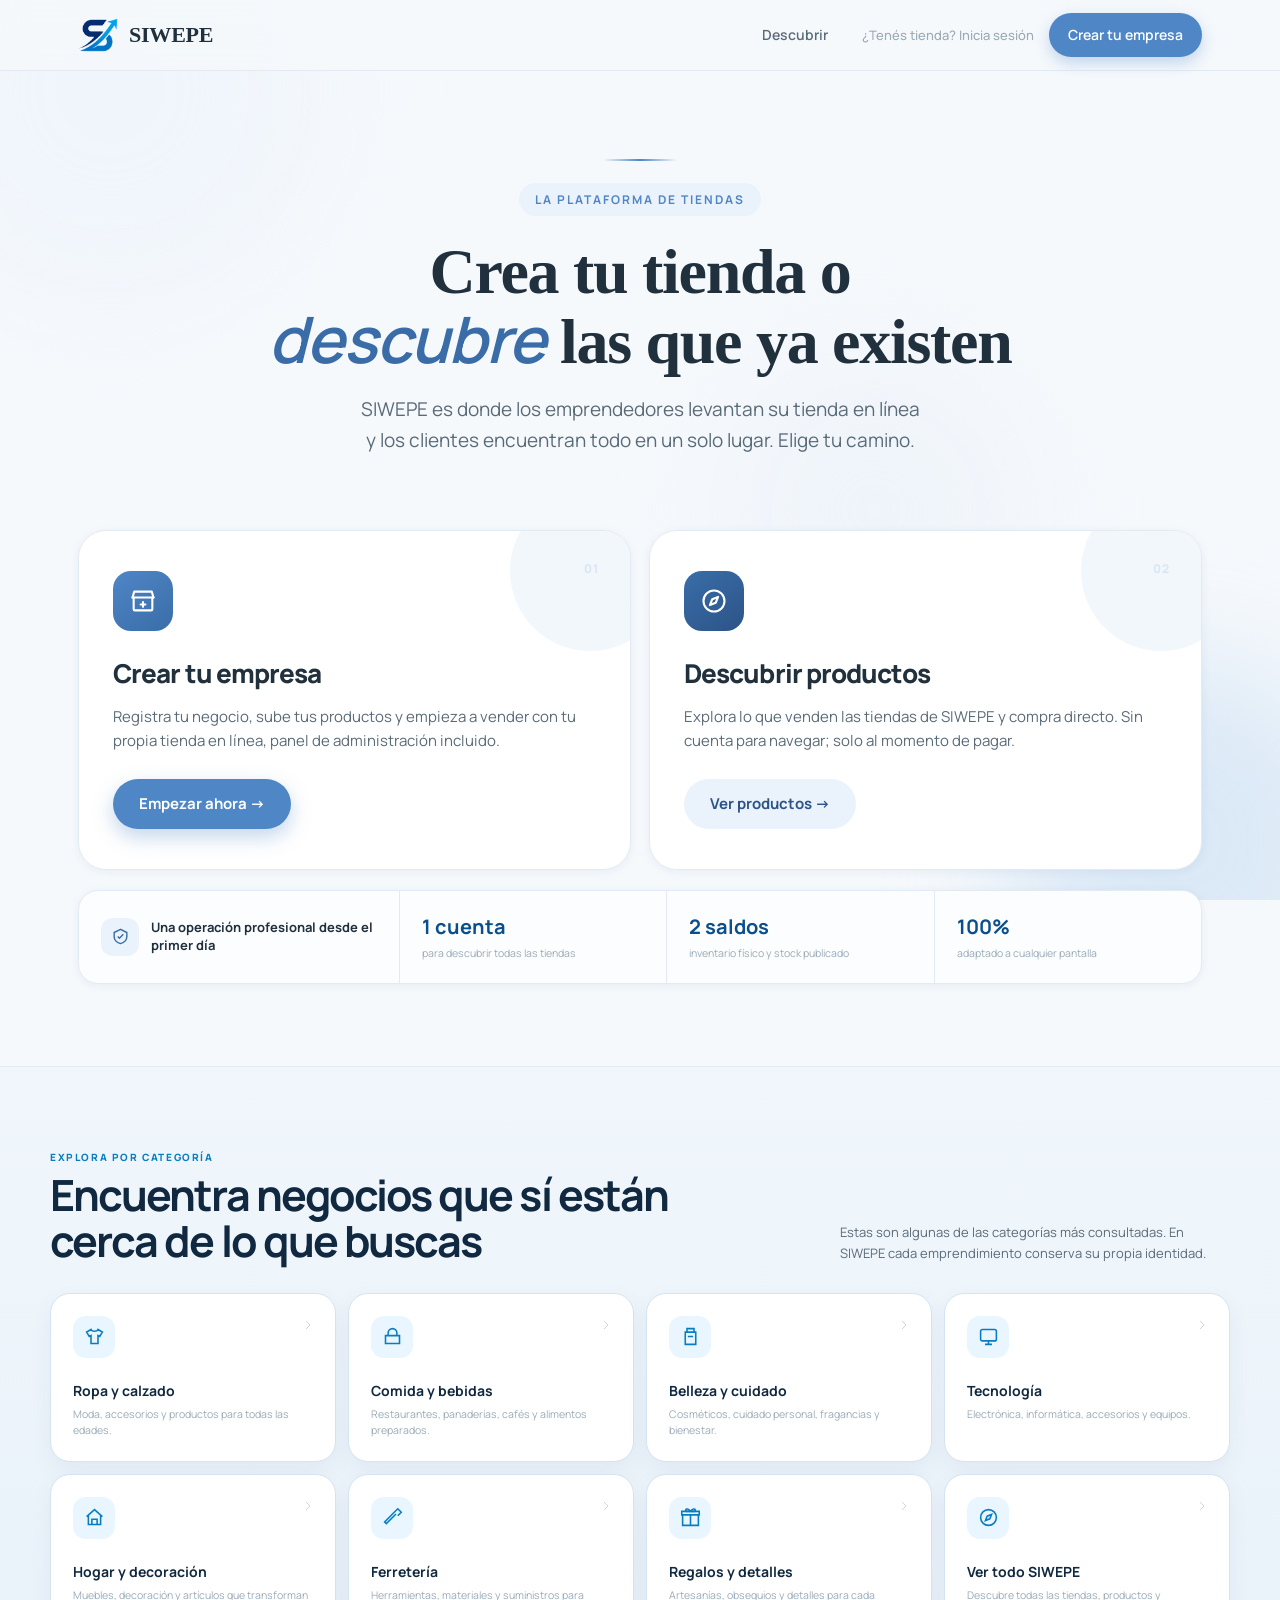
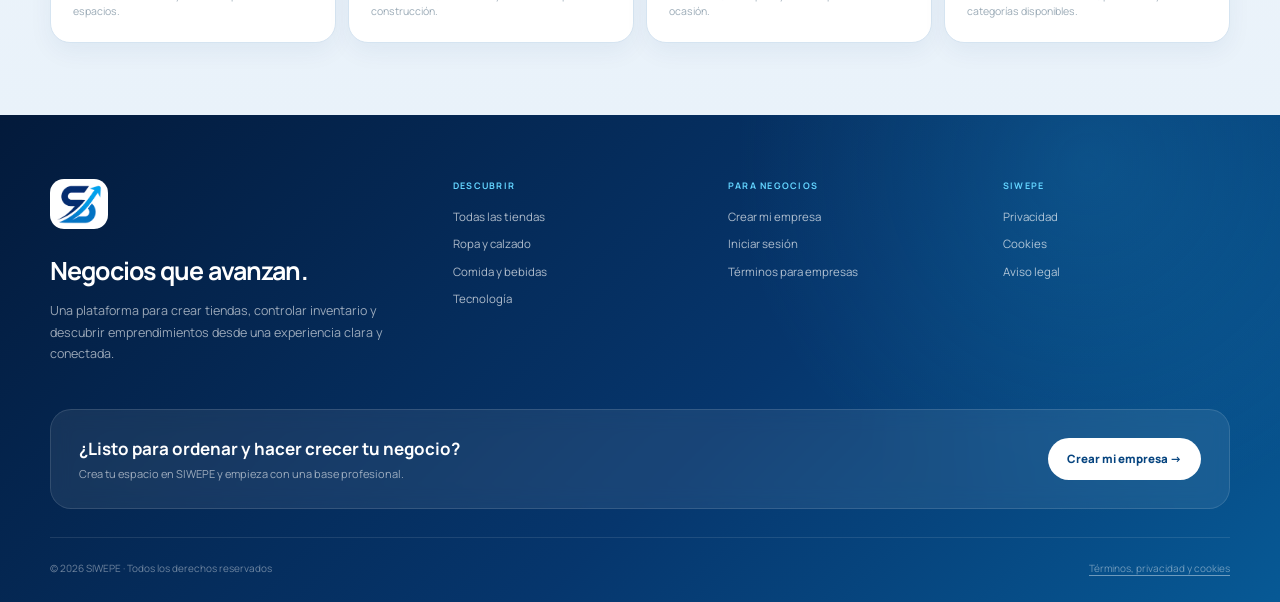
<file: pages/carrito.html>
<!doctype html>
<html lang="es">
<head>
  <meta charset="utf-8"><meta name="viewport" content="width=device-width,initial-scale=1,viewport-fit=cover">
  <meta name="theme-color" content="#08285f"><title>Tu carrito | SIWEPE</title>
  <link rel="icon" href="../assets/img/siwepe-mark.png"><link rel="preconnect" href="https://fonts.googleapis.com"><link rel="preconnect" href="https://fonts.gstatic.com" crossorigin>
  <link href="https://fonts.googleapis.com/css2?family=DM+Sans:wght@400;500;600;700&family=Manrope:wght@600;700;800&display=swap" rel="stylesheet">
  <link rel="stylesheet" href="../assets/css/commerce.css?v=20260821.2">
</head>
<body>
  <svg class="commerce-sprite" aria-hidden="true"><symbol id="c-bag" viewBox="0 0 24 24"><path d="M5 8h14l1 13H4zM9 9V6a3 3 0 0 1 6 0v3"/></symbol><symbol id="c-trash" viewBox="0 0 24 24"><path d="M4 7h16M9 7V4h6v3M7 7l1 14h8l1-14"/></symbol><symbol id="c-lock" viewBox="0 0 24 24"><rect x="4" y="10" width="16" height="11" rx="2"/><path d="M8 10V7a4 4 0 0 1 8 0v3"/></symbol><symbol id="c-arrow" viewBox="0 0 24 24"><path d="m15 18-6-6 6-6"/></symbol></svg>
  <header class="commerce-header"><div class="commerce-header-inner"><a class="commerce-brand" href="../index.html"><img src="../assets/img/siwepe-mark.png" alt=""><strong>SIWEPE</strong></a><span class="brand-separator"></span><a class="store-brand" id="store-link" href="tienda.html"><span id="store-logo">T</span><strong id="store-name">Tienda</strong></a><a class="header-back" id="back-store" href="tienda.html"><svg><use href="#c-arrow"/></svg>Seguir comprando</a></div></header>
  <main class="commerce-main">
    <nav class="crumbs"><a id="crumb-store" href="tienda.html">Tienda</a><span>/</span><strong>Carrito</strong></nav>
    <section class="commerce-title"><span class="commerce-eyebrow">TU SELECCIÓN</span><h1>Tu carrito</h1><p>Revisá cantidades y disponibilidad antes de continuar.</p></section>
    <div class="cart-layout">
      <section class="cart-list" id="cart-list" aria-live="polite"></section>
      <aside class="summary-card" id="cart-summary"><div class="summary-head"><span>Resumen del pedido</span><b id="summary-count">0 artículos</b></div><div class="summary-row"><span>Subtotal</span><strong id="summary-subtotal">L 0.00</strong></div><div class="summary-row muted"><span>Envío</span><span>Se coordina con la tienda</span></div><div class="summary-total"><span>Total</span><strong id="summary-total">L 0.00</strong></div><div class="secure-note"><svg><use href="#c-lock"/></svg><span>Compra protegida. El precio y el stock se validan de nuevo al confirmar.</span></div><button class="commerce-primary" id="go-checkout">Continuar a envío y pago <span>→</span></button><a class="commerce-secondary" id="continue-store" href="tienda.html">← Seguir comprando</a></aside>
    </div>
  </main>
  <div class="commerce-toast" id="commerce-toast" role="status"></div>
  <script src="../assets/js/shared/data.js?v=20260822.3"></script><script src="../assets/js/commerce/cart.js?v=20260822.3"></script>
</body></html>
</file>
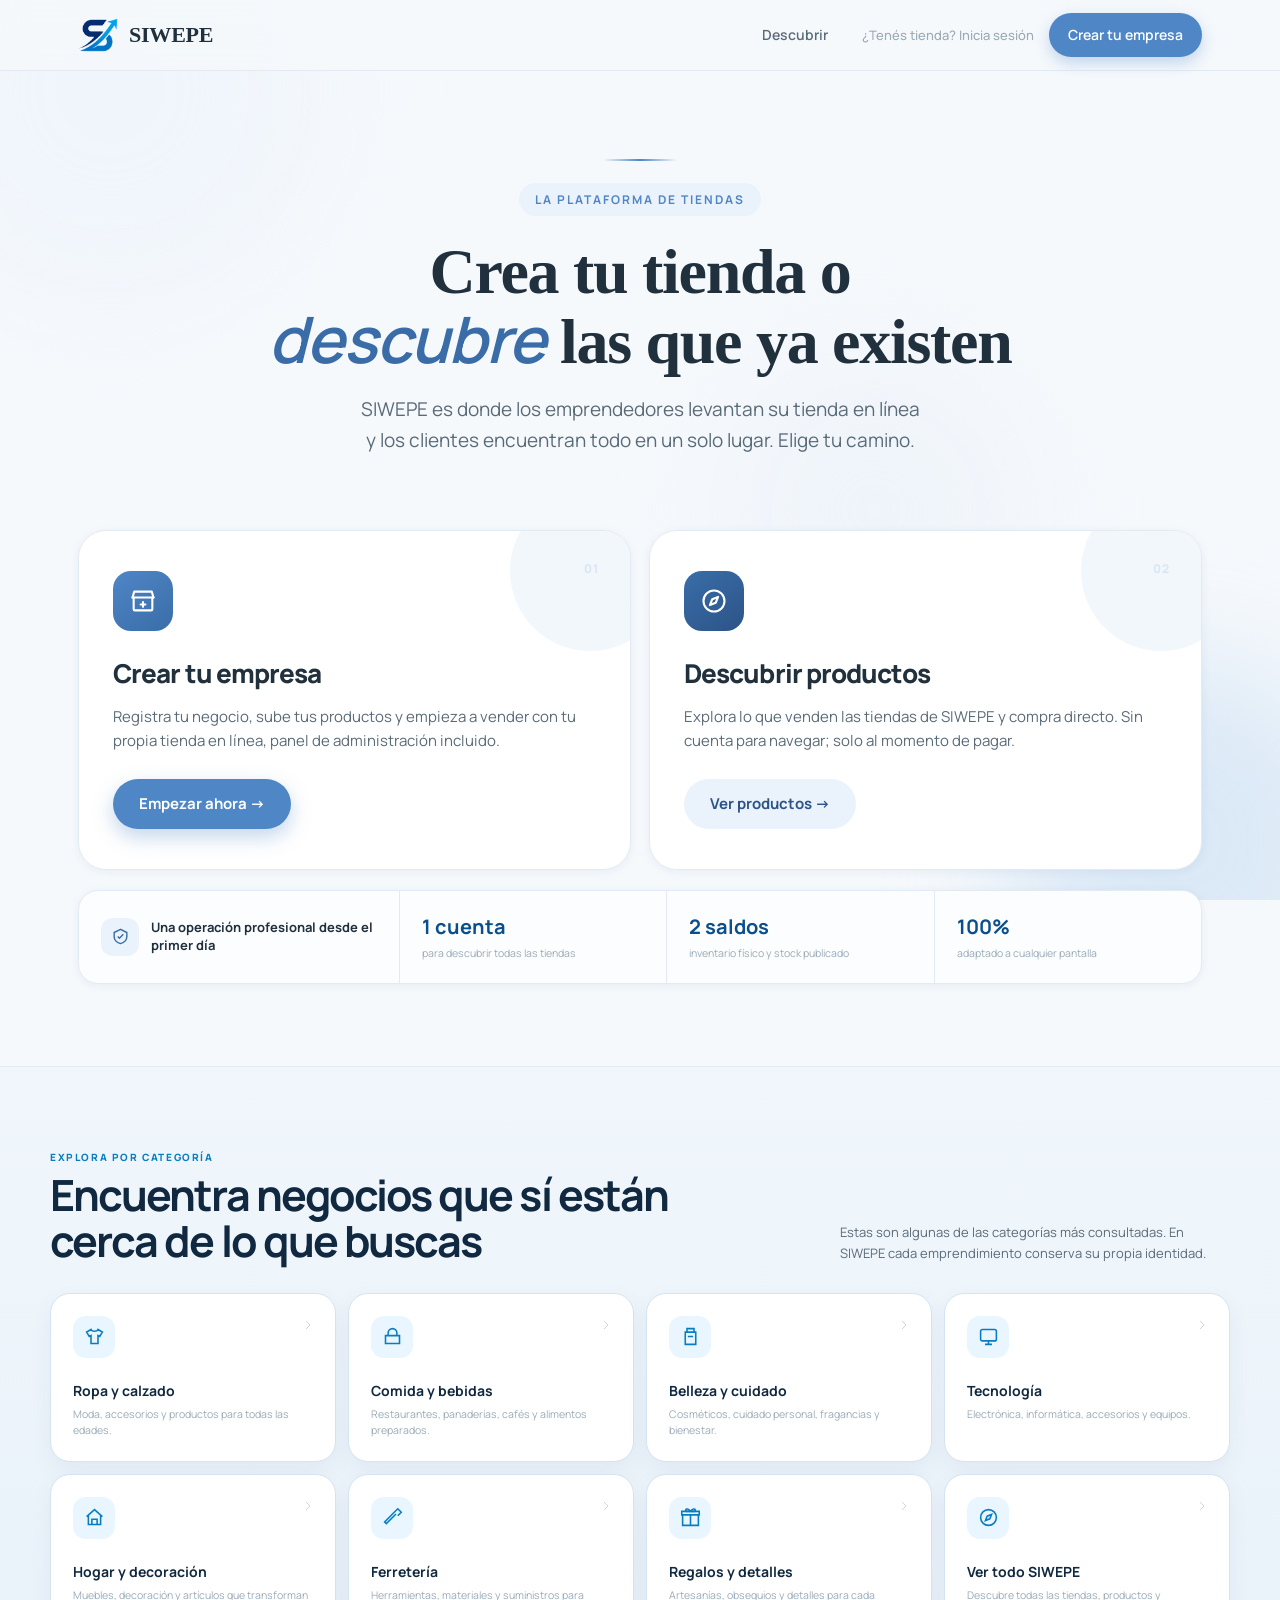
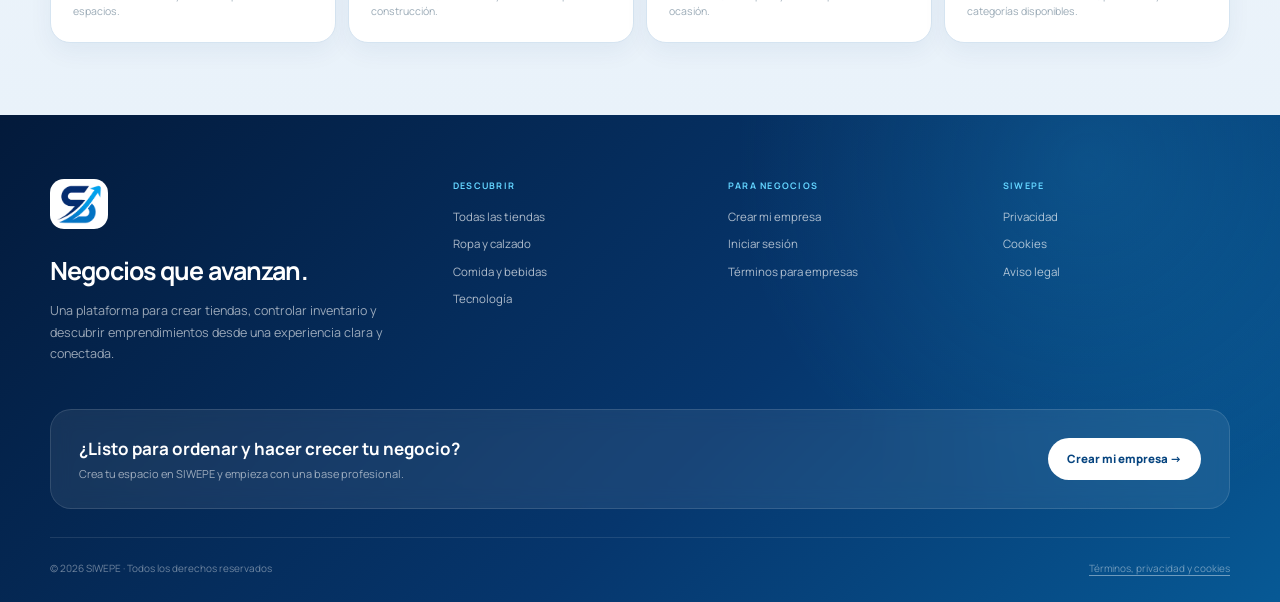
<file: pages/checkout.html>
<!doctype html>
<html lang="es">
<head>
  <meta charset="utf-8"><meta name="viewport" content="width=device-width,initial-scale=1,viewport-fit=cover"><meta name="theme-color" content="#08285f"><title>Finalizar compra | SIWEPE</title>
  <link rel="icon" href="../assets/img/siwepe-mark.png"><link rel="preconnect" href="https://fonts.googleapis.com"><link rel="preconnect" href="https://fonts.gstatic.com" crossorigin><link href="https://fonts.googleapis.com/css2?family=DM+Sans:wght@400;500;600;700&family=Manrope:wght@600;700;800&display=swap" rel="stylesheet"><link rel="stylesheet" href="../assets/css/commerce.css?v=20260821.2">
</head>
<body>
  <svg class="commerce-sprite" aria-hidden="true"><symbol id="c-check" viewBox="0 0 24 24"><path d="m5 12 4 4L19 6"/></symbol><symbol id="c-truck" viewBox="0 0 24 24"><path d="M3 6h11v11H3zM14 10h4l3 3v4h-7z"/><circle cx="7" cy="18" r="2"/><circle cx="18" cy="18" r="2"/></symbol><symbol id="c-card" viewBox="0 0 24 24"><rect x="2" y="5" width="20" height="14" rx="2"/><path d="M2 10h20"/></symbol><symbol id="c-bank" viewBox="0 0 24 24"><path d="m3 9 9-6 9 6M5 10v8M9 10v8M15 10v8M19 10v8M3 21h18"/></symbol><symbol id="c-lock" viewBox="0 0 24 24"><rect x="4" y="10" width="16" height="11" rx="2"/><path d="M8 10V7a4 4 0 0 1 8 0v3"/></symbol><symbol id="c-arrow" viewBox="0 0 24 24"><path d="m15 18-6-6 6-6"/></symbol><symbol id="c-upload" viewBox="0 0 24 24"><path d="M12 16V3m-5 5 5-5 5 5M4 15v5h16v-5"/></symbol></svg>
  <header class="commerce-header"><div class="commerce-header-inner"><a class="commerce-brand" href="../index.html"><img src="../assets/img/siwepe-mark.png" alt=""><strong>SIWEPE</strong></a><span class="brand-separator"></span><a class="store-brand" id="store-link" href="tienda.html"><span id="store-logo">T</span><strong id="store-name">Tienda</strong></a><span class="secure-header"><svg><use href="#c-lock"/></svg>Checkout seguro</span></div></header>
  <main class="commerce-main checkout-main" id="checkout-main">
    <nav class="crumbs"><a id="back-cart" href="carrito.html">Carrito</a><span>/</span><strong>Envío y pago</strong></nav>
    <div class="checkout-steps"><div class="done"><span><svg><use href="#c-check"/></svg></span><b>Carrito</b></div><i></i><div class="current"><span><svg><use href="#c-truck"/></svg></span><b>Envío y pago</b></div><i></i><div><span>3</span><b>Confirmación</b></div></div>
    <section class="checkout-title"><span class="commerce-eyebrow">ÚLTIMO PASO</span><h1>Completá tu compra</h1><p>Confirmá quién recibe, dónde entregamos y cómo vas a pagar.</p></section>
    <div class="checkout-layout">
      <form class="checkout-form" id="checkout-form">
        <section class="checkout-card"><div class="checkout-card-title"><span><svg><use href="#c-truck"/></svg></span><div><h2>Dirección de entrega</h2><p>Estos datos quedarán guardados en la orden.</p></div></div><label class="checkout-field full"><span>Dirección guardada</span><select id="delivery-saved"><option value="">Escribir una dirección</option></select></label><div class="checkout-grid"><label class="checkout-field"><span>Nombre completo *</span><input id="delivery-name" autocomplete="name" required maxlength="120"></label><label class="checkout-field"><span>Teléfono *</span><input id="delivery-phone" autocomplete="tel" required maxlength="30"></label><label class="checkout-field full"><span>Dirección exacta *</span><textarea id="delivery-address" autocomplete="street-address" required maxlength="180" placeholder="Colonia, calle, bloque, casa y referencia"></textarea></label><label class="checkout-field"><span>Ciudad *</span><input id="delivery-city" autocomplete="address-level2" required maxlength="80"></label><label class="checkout-field"><span>Departamento / Estado *</span><input id="delivery-state" autocomplete="address-level1" required maxlength="80"></label></div><label class="save-address"><input type="checkbox" id="save-address"><span>Guardar esta dirección en mi perfil</span></label></section>
        <section class="checkout-card"><div class="checkout-card-title"><span><svg><use href="#c-card"/></svg></span><div><h2>Método de pago</h2><p>Por ahora, cada tienda valida sus transferencias directamente.</p></div></div><div class="payment-options"><label class="payment-option active"><input type="radio" name="payment" value="transferencia" checked><span><svg><use href="#c-bank"/></svg></span><div><strong>Transferencia bancaria</strong><small>Subí el comprobante para que la tienda valide el pago.</small></div><b></b></label></div><div id="transfer-panel" class="payment-panel"><div id="bank-data" class="bank-data"></div><label class="proof-uploader" id="proof-uploader"><input id="proof-file" type="file" accept="image/png,image/jpeg,image/webp" hidden><span><svg><use href="#c-upload"/></svg></span><strong>Subir comprobante</strong><small>JPG, PNG o WEBP · máximo 6 MB</small></label></div><label class="checkout-field full order-note-field"><span>Nota para la tienda (opcional)</span><textarea id="order-note" maxlength="500" placeholder="Ej: envolver para regalo, llamar antes de entregar…"></textarea></label></section>
      </form>
      <aside class="summary-card checkout-summary"><div class="summary-head"><span>Tu pedido</span><b id="checkout-count">0 artículos</b></div><div id="checkout-items" class="checkout-items"></div><div class="summary-row"><span>Subtotal</span><strong id="checkout-subtotal">L 0.00</strong></div><div class="summary-row muted"><span>Envío</span><span>A coordinar</span></div><div class="summary-total"><span>Total</span><strong id="checkout-total">L 0.00</strong></div><button class="commerce-primary" id="confirm-order" form="checkout-form">Confirmar pedido <span>→</span></button><div class="summary-legal"><svg><use href="#c-lock"/></svg><span>Al confirmar aceptás los <a href="terminos.html">términos</a> y la política de <a href="terminos.html#envios">envíos y devoluciones</a>.</span></div></aside>
    </div>
  </main>
  <section class="confirmation" id="confirmation" hidden></section><section class="checkout-gate" id="checkout-gate" hidden><img src="../assets/img/siwepe-mark.png" alt=""><span class="commerce-eyebrow">CUENTA SIWEPE</span><h1>Inicia sesión para terminar tu compra</h1><p>Tu carrito está guardado. Después de ingresar volverás directamente al checkout.</p><button class="commerce-primary" id="gate-login">Iniciar sesión</button><a id="gate-cart" href="carrito.html">Volver al carrito</a></section>
  <div class="commerce-toast" id="commerce-toast" role="status"></div>
  <script src="../assets/js/shared/data.js?v=20260822.3"></script><script src="../assets/js/commerce/checkout.js?v=20260822.3"></script>
</body></html>
</file>
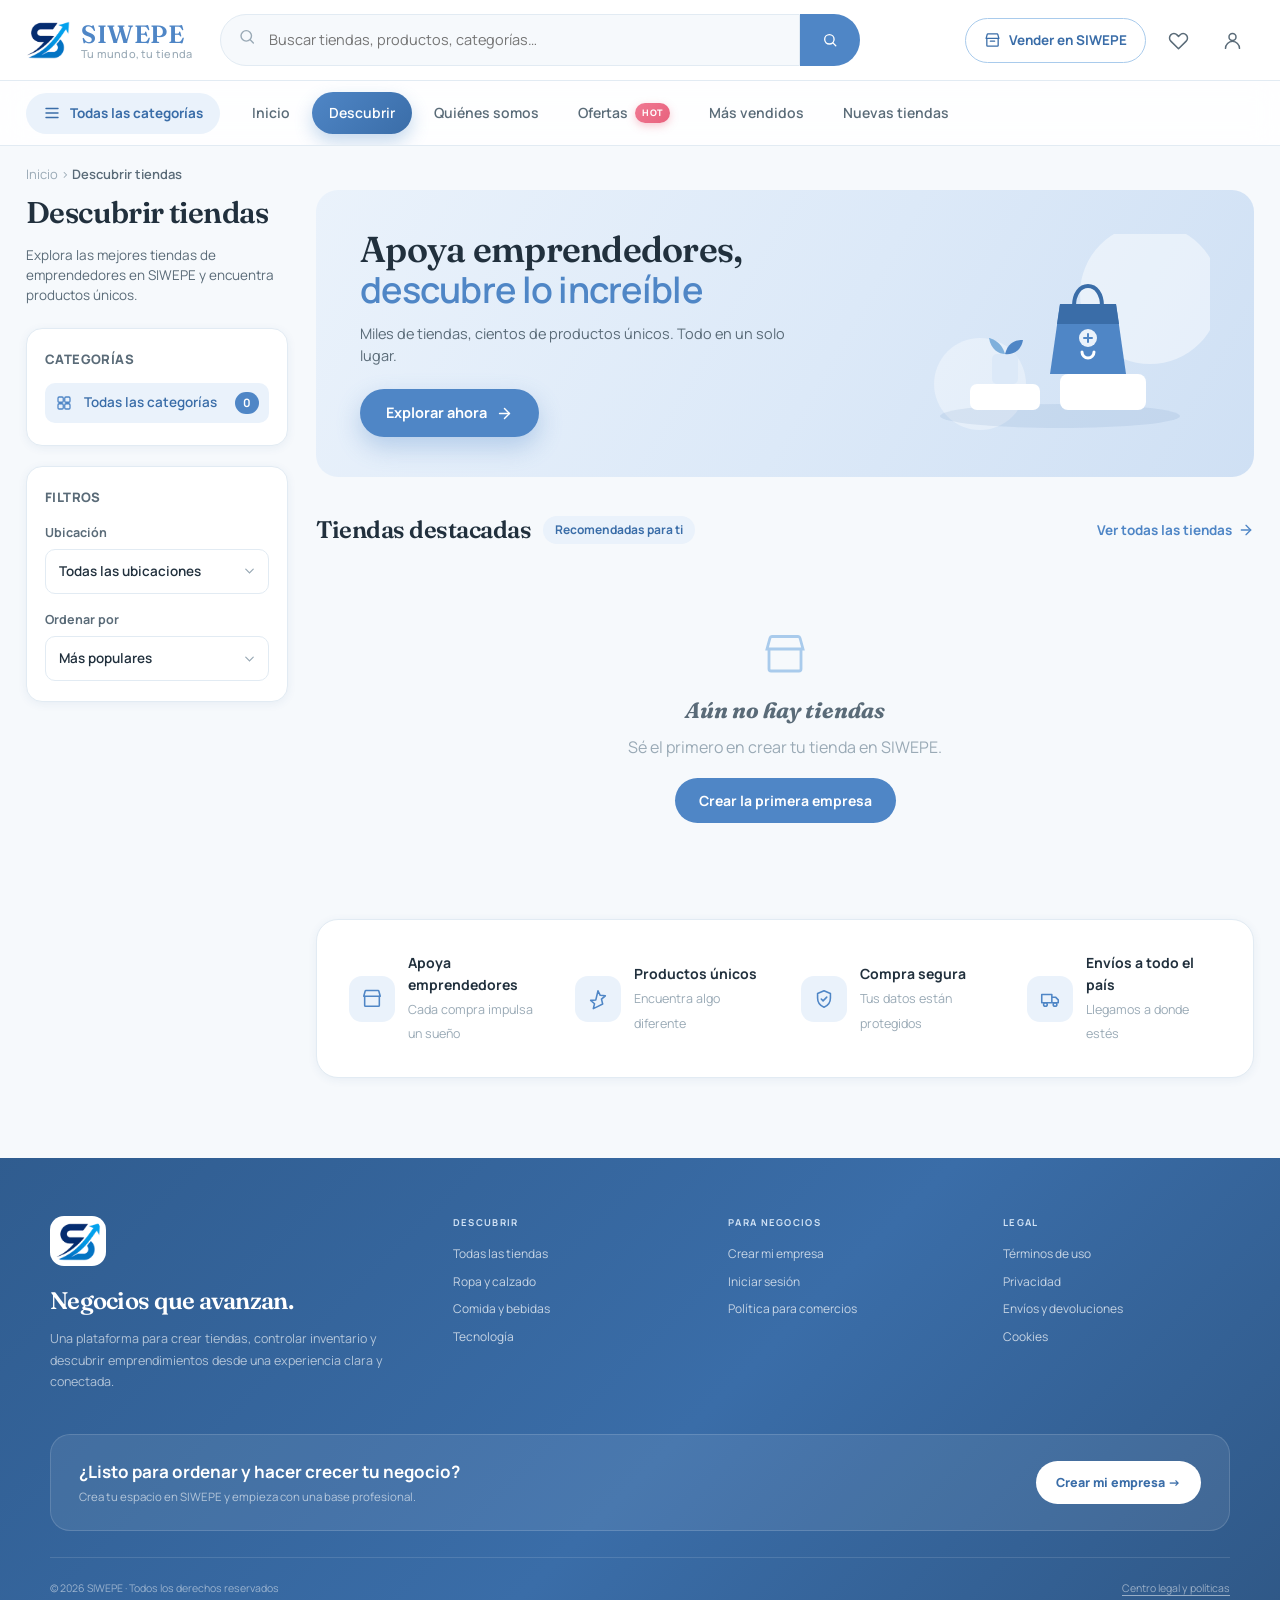
<file: pages/descubrir.html>
<!DOCTYPE html>
<html lang="es">
<head>
<!-- SIWEPE · © 2026 Joel Reyes. Todos los derechos reservados. · Prohibida su reproduccion o distribucion sin autorizacion. -->
<meta charset="UTF-8">
<meta name="viewport" content="width=device-width, initial-scale=1.0">
<title>SIWEPE · Descubre tiendas y productos</title>
<meta name="theme-color" content="#4F86C6">
<link rel="preconnect" href="https://fonts.googleapis.com">
<link href="https://fonts.googleapis.com/css2?family=Manrope:wght@200;300;400;500;600;700;800&family=Fraunces:wght@500;600&display=swap" rel="stylesheet">
<style>
:root{
  --cream:#F6F9FC; --cream-dark:#F0F5FB;
  --rose:#4F86C6; --rose-light:#EAF2FB; --rose-mid:#A9CBEC; --rose-dark:#3A6DA8;
  --text-dark:#21303D; --text-mid:#5A6B78; --text-soft:#9AAAB6;
  --surface:#FFFFFF; --border:#E2EBF3;
  --shadow-sm:0 2px 10px rgba(40,80,140,.07);
  --shadow-md:0 8px 28px rgba(40,80,140,.10);
  --shadow-lg:0 20px 56px rgba(40,80,140,.14);
  --r-sm:12px; --r-md:16px; --r-lg:22px; --r-xl:30px;
}
*,*::before,*::after{margin:0;padding:0;box-sizing:border-box;font-family:'Manrope',sans-serif;}
html{scroll-behavior:smooth;}
body{background:var(--cream);color:var(--text-dark);line-height:1.55;-webkit-font-smoothing:antialiased;overflow-x:hidden;}
a{text-decoration:none;color:inherit;}
button{font-family:inherit;cursor:pointer;border:none;background:none;}
img{display:block;}

/* ───── TOPBAR ───── */
.topbar{position:sticky;top:0;z-index:60;background:var(--surface);border-bottom:1px solid var(--border);}
.topbar-in{max-width:1500px;margin:0 auto;display:flex;align-items:center;gap:28px;padding:14px 26px;}
.brand{display:flex;align-items:center;gap:11px;flex-shrink:0;}
.brand-mark{width:44px;height:44px;border-radius:13px;background:linear-gradient(145deg,var(--rose),var(--rose-mid));display:flex;align-items:center;justify-content:center;box-shadow:0 8px 20px rgba(79,134,198,.32);overflow:hidden;}
.brand-mark img{width:100%;height:100%;object-fit:cover;}
.brand-txt{line-height:1.05;}
.brand-name{font-family:'Fraunces',serif;font-size:25px;font-weight:600;letter-spacing:.02em;color:var(--rose);}
.brand-sub{font-size:11px;color:var(--text-soft);font-weight:500;letter-spacing:.02em;}
.searchbar{flex:1;max-width:640px;display:flex;position:relative;}
.searchbar input{width:100%;padding:14px 18px 14px 48px;border:1.5px solid var(--border);border-radius:999px 0 0 999px;font-size:14.5px;outline:none;background:var(--cream);color:var(--text-dark);transition:.18s;}
.searchbar input:focus{border-color:var(--rose);background:#fff;}
.searchbar .s-ic{position:absolute;left:18px;top:50%;transform:translateY(-50%);color:var(--text-soft);pointer-events:none;}
.searchbar button{padding:0 22px;border-radius:0 999px 999px 0;background:var(--rose);color:#fff;display:flex;align-items:center;justify-content:center;transition:.18s;}
.searchbar button:hover{background:var(--rose-dark);}
.top-actions{display:flex;align-items:center;gap:10px;margin-left:auto;flex-shrink:0;}
.sell-btn{display:flex;align-items:center;gap:8px;padding:11px 18px;border-radius:999px;border:1.5px solid var(--rose-mid);color:var(--rose-dark);font-size:13.5px;font-weight:700;transition:.18s;white-space:nowrap;}
.sell-btn:hover{background:var(--rose-light);border-color:var(--rose);}
.icon-btn{position:relative;width:44px;height:44px;border-radius:50%;display:flex;align-items:center;justify-content:center;color:var(--text-mid);transition:.18s;}
.icon-btn:hover{background:var(--rose-light);color:var(--rose-dark);}
.icon-badge{position:absolute;top:2px;right:2px;min-width:18px;height:18px;padding:0 5px;border-radius:999px;background:var(--rose);color:#fff;font-size:10.5px;font-weight:700;display:flex;align-items:center;justify-content:center;box-shadow:0 0 0 2px #fff;}
.icon-badge.hidden{display:none;}

/* ───── CATEGORY BAR ───── */
.catbar{background:rgba(255,255,255,.85);backdrop-filter:blur(14px);border-bottom:1px solid var(--border);position:sticky;top:73px;z-index:55;}
.catbar-in{max-width:1500px;margin:0 auto;display:flex;align-items:center;gap:5px;padding:11px 26px;overflow-x:auto;scrollbar-width:none;}
.catbar-in::-webkit-scrollbar{display:none;}
.all-cats{display:flex;align-items:center;gap:9px;padding:10px 17px;font-size:13.5px;font-weight:700;color:var(--rose-dark);background:var(--rose-light);border-radius:999px;white-space:nowrap;margin-right:10px;cursor:pointer;transition:.18s;}
.all-cats:hover{background:var(--rose);color:#fff;box-shadow:0 6px 16px rgba(79,134,198,.28);}
.all-cats svg{transition:transform .25s;}
.all-cats:hover svg{transform:rotate(90deg);}
.catbar .tab{padding:10px 17px;font-size:14px;font-weight:600;color:var(--text-mid);white-space:nowrap;border-radius:999px;transition:.18s;display:flex;align-items:center;gap:7px;}
.catbar .tab:hover{color:var(--rose-dark);background:var(--rose-light);}
.catbar .tab.active{color:#fff;background:linear-gradient(135deg,var(--rose),var(--rose-dark));box-shadow:0 8px 18px rgba(79,134,198,.32);}
.catbar .tab.active:hover{color:#fff;}
.hot-pill{font-size:9px;font-weight:800;letter-spacing:.6px;color:#fff;background:linear-gradient(135deg,#F07A93,#E8617D);padding:3px 7px;border-radius:999px;box-shadow:0 3px 8px rgba(232,97,125,.35);}
.catbar .tab.active .hot-pill{background:#fff;color:#E8617D;box-shadow:none;}

/* ───── LAYOUT ───── */
.shell{max-width:1500px;margin:0 auto;padding:0 26px;}
.crumb{font-size:13px;color:var(--text-soft);padding:18px 0 6px;}
.crumb a:hover{color:var(--rose-dark);}
.crumb b{color:var(--text-mid);font-weight:600;}
.layout{display:grid;grid-template-columns:262px minmax(0,1fr);gap:28px;align-items:start;padding-bottom:30px;}
.side-backdrop{display:none;}
.sidebar{grid-column:1;grid-row:1;}
.layout > main{grid-column:2;grid-row:1;min-width:0;}

/* Sidebar */
.side-title{font-family:'Fraunces',serif;font-size:30px;font-weight:600;letter-spacing:-.02em;margin-bottom:8px;}
.side-desc{font-size:13.5px;color:var(--text-mid);margin-bottom:22px;line-height:1.5;}
.card-box{background:var(--surface);border:1px solid var(--border);border-radius:var(--r-md);padding:20px 18px;box-shadow:var(--shadow-sm);margin-bottom:20px;}
.card-box h3{font-size:13px;font-weight:800;letter-spacing:.4px;text-transform:uppercase;color:var(--text-mid);margin-bottom:14px;}
.cat-item{display:flex;align-items:center;gap:11px;width:100%;text-align:left;padding:9px 10px;border-radius:10px;font-size:13.5px;font-weight:600;color:var(--text-mid);transition:.15s;margin-bottom:2px;}
.cat-item .ci-ic{color:var(--text-soft);display:flex;flex-shrink:0;transition:.15s;}
.cat-item .ci-count{margin-left:auto;font-size:11.5px;font-weight:700;color:var(--text-soft);background:var(--cream-dark);padding:2px 8px;border-radius:999px;}
.cat-item:hover{background:var(--rose-light);color:var(--rose-dark);}
.cat-item:hover .ci-ic{color:var(--rose);}
.cat-item.active{background:var(--rose-light);color:var(--rose-dark);}
.cat-item.active .ci-ic{color:var(--rose);}
.cat-item.active .ci-count{background:var(--rose);color:#fff;}
.cat-more{display:flex;align-items:center;gap:7px;color:var(--rose);font-weight:700;font-size:13px;padding:10px 10px 2px;}
.filter-label{font-size:12.5px;font-weight:700;color:var(--text-mid);margin-bottom:7px;}
.filter-label:not(:first-child){margin-top:16px;}
.select-wrap{position:relative;}
.select-wrap svg{position:absolute;right:12px;top:50%;transform:translateY(-50%);color:var(--text-soft);pointer-events:none;}
.select-wrap select{width:100%;appearance:none;padding:11px 34px 11px 13px;border:1.5px solid var(--border);border-radius:10px;background:var(--surface);font-size:13.5px;color:var(--text-dark);font-weight:600;outline:none;cursor:pointer;transition:.15s;}
.select-wrap select:focus{border-color:var(--rose);}

/* Promo banner */
.promo{position:relative;border-radius:var(--r-lg);overflow:hidden;background:linear-gradient(120deg,#EAF2FB 0%,#DCE9F8 55%,#CFE0F4 100%);padding:40px 44px;display:flex;align-items:center;gap:24px;margin-bottom:34px;min-height:230px;}
.promo-txt{position:relative;z-index:2;max-width:440px;}
.promo-txt h2{font-family:'Fraunces',serif;font-size:clamp(26px,3vw,36px);font-weight:600;line-height:1.1;letter-spacing:-.02em;color:var(--text-dark);}
.promo-txt h2 span{color:var(--rose);display:block;}
.promo-txt p{font-size:14.5px;color:var(--text-mid);margin:14px 0 22px;line-height:1.5;}
.promo-btn{display:inline-flex;align-items:center;gap:9px;padding:13px 26px;border-radius:999px;background:var(--rose);color:#fff;font-weight:700;font-size:14.5px;box-shadow:0 10px 24px rgba(79,134,198,.32);transition:.18s;}
.promo-btn:hover{background:var(--rose-dark);transform:translateY(-2px);}
.promo-art{position:relative;margin-left:auto;flex-shrink:0;width:300px;height:200px;z-index:1;}
.promo-art svg{position:absolute;inset:0;width:100%;height:100%;}
@media(max-width:1140px){.promo-art{display:none;}.promo-txt{max-width:none;}}

/* Section head */
.sec-head{display:flex;align-items:center;gap:12px;margin-bottom:22px;flex-wrap:wrap;}
.sec-head h2{font-family:'Fraunces',serif;font-size:24px;font-weight:600;letter-spacing:-.02em;}
.sec-tag{font-size:12px;font-weight:700;color:var(--rose-dark);background:var(--rose-light);padding:5px 12px;border-radius:999px;}
.sec-link{margin-left:auto;display:flex;align-items:center;gap:6px;color:var(--rose);font-weight:700;font-size:13.5px;transition:.15s;}
.sec-link:hover{color:var(--rose-dark);gap:9px;}

/* Store grid */
.stores-grid{display:grid;grid-template-columns:repeat(auto-fill,minmax(215px,1fr));gap:20px;}
.store-card{background:var(--surface);border:1px solid var(--border);border-radius:16px;overflow:hidden;box-shadow:var(--shadow-sm);transition:transform .24s,box-shadow .24s,border-color .24s;display:flex;flex-direction:column;}
.store-card:hover{transform:translateY(-5px);box-shadow:var(--shadow-md);border-color:var(--rose-mid);}
.sc-cover{position:relative;height:180px;background:linear-gradient(135deg,var(--rose-mid),var(--rose-light));display:flex;align-items:center;justify-content:center;overflow:hidden;}
.sc-cover .sc-ini{font-family:'Fraunces',serif;font-size:58px;font-weight:600;color:#fff;opacity:.92;}
.sc-cover-img{position:absolute;inset:0;width:100%;height:100%;object-fit:cover;transition:transform .45s ease;}
.store-card:hover .sc-cover-img{transform:scale(1.05);}
.sc-fav{position:absolute;top:12px;right:12px;width:38px;height:38px;border-radius:50%;background:#fff;color:var(--text-mid);display:flex;align-items:center;justify-content:center;box-shadow:var(--shadow-sm);transition:.16s;z-index:3;}
.sc-fav:hover{color:#E8617D;transform:scale(1.08);}
.sc-fav.on{color:#E8617D;}
.sc-fav.on svg{fill:#E8617D;}
.sc-body{padding:16px 18px 18px;display:flex;flex-direction:column;flex:1;}
.sc-name{font-family:'Fraunces',serif;font-size:19px;font-weight:600;line-height:1.2;color:var(--text-dark);}
.sc-cat{font-size:13.5px;color:var(--text-soft);font-weight:600;margin-top:3px;margin-bottom:8px;}
.sc-rating{display:flex;align-items:center;gap:6px;margin-bottom:2px;}
.sc-stars{display:inline-flex;gap:1px;color:#E8A93B;}
.sc-stars svg{width:15px;height:15px;}
.sc-rating b{font-size:13px;color:var(--text-dark);font-weight:700;}
.sc-rating span{font-size:12.5px;color:var(--text-soft);font-weight:600;}
.sc-row{display:flex;align-items:center;gap:8px;font-size:13.5px;color:var(--text-mid);font-weight:500;margin-top:7px;}
.sc-row svg{color:var(--rose);flex-shrink:0;}
.sc-visit{margin-top:16px;width:100%;padding:12px;border-radius:10px;background:var(--rose);color:#fff;font-weight:700;font-size:14px;text-align:center;transition:.16s;}
.sc-visit:hover{background:var(--rose-dark);}

/* States */
.empty-state{grid-column:1/-1;text-align:center;padding:60px 24px;color:var(--text-soft);}
.empty-state .es-ic{display:flex;justify-content:center;margin-bottom:14px;color:var(--rose-mid);}
.empty-state h3{font-family:'Fraunces',serif;font-size:22px;font-style:italic;color:var(--text-mid);margin-bottom:8px;}
.empty-state .es-btn{margin-top:18px;display:inline-block;padding:12px 24px;border-radius:999px;background:var(--rose);color:#fff;font-weight:700;font-size:14px;}
.skel{background:var(--surface);border:1px solid var(--border);border-radius:var(--r-lg);height:280px;overflow:hidden;position:relative;}
.skel::after{content:'';position:absolute;inset:0;background:linear-gradient(90deg,transparent,rgba(255,255,255,.6),transparent);animation:sweep 1.3s infinite;}
@keyframes sweep{100%{transform:translateX(100%);}}

/* Benefits */
.benefits{margin-top:36px;background:var(--surface);border:1px solid var(--border);border-radius:var(--r-lg);box-shadow:var(--shadow-sm);display:grid;grid-template-columns:repeat(4,1fr);gap:8px;padding:26px 20px;}
.benefit{display:flex;align-items:center;gap:13px;padding:6px 12px;}
.benefit .b-ic{width:46px;height:46px;border-radius:13px;background:var(--rose-light);color:var(--rose);display:flex;align-items:center;justify-content:center;flex-shrink:0;}
.benefit b{font-size:14px;font-weight:700;color:var(--text-dark);display:block;}
.benefit span{font-size:12.5px;color:var(--text-soft);}
@media(max-width:820px){.benefits{grid-template-columns:repeat(2,1fr);}}
@media(max-width:480px){.benefits{grid-template-columns:1fr;}}

.footer{text-align:center;padding:34px 20px 44px;color:var(--text-soft);font-size:12.5px;border-top:1px solid var(--border);margin-top:30px;background:var(--surface);}
.footer a{text-decoration:underline;}

/* Reveal */
.reveal{opacity:0;transform:translateY(18px);transition:opacity .55s ease,transform .55s cubic-bezier(.2,.7,.3,1);}
.reveal-in{opacity:1;transform:none;}
@media(prefers-reduced-motion:reduce){.reveal{opacity:1;transform:none;transition:none;}}

/* Responsive layout */
.mob-filter-btn{display:none;}
@media(max-width:940px){
  .layout{grid-template-columns:1fr;}
  .layout > main{grid-column:1;}
  .sidebar{position:fixed;inset:0 auto 0 0;width:300px;max-width:86vw;background:var(--cream);z-index:80;padding:22px 20px;overflow-y:auto;transform:translateX(-105%);transition:transform .28s;box-shadow:var(--shadow-lg);}
  .sidebar.open{transform:none;}
  .side-backdrop{display:none;position:fixed;inset:0;background:rgba(20,40,70,.35);z-index:75;}
  .side-backdrop.open{display:block;}
  .mob-filter-btn{display:inline-flex;align-items:center;gap:8px;padding:10px 16px;border-radius:999px;border:1.5px solid var(--border);background:var(--surface);font-weight:700;font-size:13.5px;color:var(--text-dark);margin-bottom:4px;}
}
@media(max-width:720px){
  .brand-sub{display:none;}
  .sell-btn span{display:none;}
  .sell-btn{padding:11px;}
  .searchbar{order:3;flex-basis:100%;max-width:none;}
  .topbar-in{flex-wrap:wrap;gap:14px;}
  .catbar{top:auto;}
}
@media(max-width:520px){
  .shell{padding:0 16px;}
  .topbar-in{padding:12px 16px;}
  .catbar-in{padding:0 16px;}
  .promo{padding:28px 22px;}
  .stores-grid{grid-template-columns:repeat(auto-fill,minmax(150px,1fr));gap:14px;}
}
@media(hover:none){.store-card:hover{transform:none;}}
</style>
<link rel="icon" type="image/png" href="../assets/img/siwepe-mark.png">
<link rel="stylesheet" href="../assets/css/platform.css?v=20260821.1">
</head>
<body>

<!-- ═══════ TOPBAR ═══════ -->
<header class="topbar">
  <div class="topbar-in">
    <a class="brand" href="../index.html">
      <div class="brand-mark"><img src="../assets/img/siwepe-mark.png" alt="SIWEPE"></div>
      <div class="brand-txt">
        <div class="brand-name">SIWEPE</div>
        <div class="brand-sub">Tu mundo, tu tienda</div>
      </div>
    </a>
    <div class="searchbar">
      <span class="s-ic"><svg width="18" height="18" viewBox="0 0 24 24" fill="none" stroke="currentColor" stroke-width="1.9" stroke-linecap="round"><circle cx="11" cy="11" r="7"/><path d="m20.5 20.5-4.2-4.2"/></svg></span>
      <input id="buscador" type="search" placeholder="Buscar tiendas, productos, categorías…" autocomplete="off" maxlength="100">
      <button id="btn-buscar" aria-label="Buscar"><svg width="18" height="18" viewBox="0 0 24 24" fill="none" stroke="currentColor" stroke-width="2" stroke-linecap="round"><circle cx="11" cy="11" r="7"/><path d="m20.5 20.5-4.2-4.2"/></svg></button>
    </div>
    <div class="top-actions">
      <a class="sell-btn" href="../index.html?crear=1"><svg width="17" height="17" viewBox="0 0 24 24" fill="none" stroke="currentColor" stroke-width="1.8" stroke-linecap="round" stroke-linejoin="round"><path d="M3 9h18l-1.5-5.5a1 1 0 0 0-1-.75H5.5a1 1 0 0 0-1 .75L3 9Z"/><path d="M4 9v10a1 1 0 0 0 1 1h14a1 1 0 0 0 1-1V9"/><path d="M9 13h6"/></svg><span>Vender en SIWEPE</span></a>
      <button class="icon-btn" id="btn-fav" title="Tiendas favoritas" aria-label="Favoritas">
        <svg width="21" height="21" viewBox="0 0 24 24" fill="none" stroke="currentColor" stroke-width="1.7" stroke-linecap="round" stroke-linejoin="round"><path d="M20.8 5.6a5 5 0 0 0-7.1 0L12 7.3l-1.7-1.7a5 5 0 0 0-7.1 7.1l1.7 1.7L12 21.5l7.1-7.1 1.7-1.7a5 5 0 0 0 0-7.1Z"/></svg>
        <span class="icon-badge hidden" id="fav-badge">0</span>
      </button>
      <a class="icon-btn" href="admin.html?login=1&amp;v=20260813.12" title="Mi cuenta" aria-label="Cuenta">
        <svg width="21" height="21" viewBox="0 0 24 24" fill="none" stroke="currentColor" stroke-width="1.7" stroke-linecap="round" stroke-linejoin="round"><circle cx="12" cy="8" r="4"/><path d="M4 21a8 8 0 0 1 16 0"/></svg>
      </a>
    </div>
  </div>
</header>

<!-- ═══════ CATEGORY BAR ═══════ -->
<nav class="catbar">
  <div class="catbar-in">
    <span class="all-cats"><svg width="18" height="18" viewBox="0 0 24 24" fill="none" stroke="currentColor" stroke-width="1.9" stroke-linecap="round"><path d="M4 6h16M4 12h16M4 18h16"/></svg> Todas las categorías</span>
    <a class="tab" href="../index.html">Inicio</a>
    <a class="tab active" href="descubrir.html">Descubrir</a>
    <a class="tab" href="quienes-somos.html">Quiénes somos</a>
    <button class="tab" data-sort="populares">Ofertas <span class="hot-pill">HOT</span></button>
    <button class="tab" data-sort="populares">Más vendidos</button>
    <button class="tab" data-sort="nuevas">Nuevas tiendas</button>
  </div>
</nav>

<!-- ═══════ SHELL ═══════ -->
<div class="shell">
  <div class="crumb"><a href="../index.html">Inicio</a> › <b>Descubrir tiendas</b></div>

  <div class="layout">
    <!-- ── SIDEBAR ── -->
    <div class="side-backdrop" id="side-backdrop"></div>
    <aside class="sidebar" id="sidebar">
      <div class="side-title">Descubrir tiendas</div>
      <p class="side-desc">Explora las mejores tiendas de emprendedores en SIWEPE y encuentra productos únicos.</p>

      <div class="card-box">
        <h3>Categorías</h3>
        <div id="cat-list"></div>
        <button class="cat-more" id="cat-more" style="display:none">Ver más categorías
          <svg width="15" height="15" viewBox="0 0 24 24" fill="none" stroke="currentColor" stroke-width="2" stroke-linecap="round"><path d="m6 9 6 6 6-6"/></svg>
        </button>
      </div>

      <div class="card-box">
        <h3>Filtros</h3>
        <div class="filter-label">Ubicación</div>
        <div class="select-wrap">
          <select id="f-ubic"><option value="">Todas las ubicaciones</option></select>
          <svg width="15" height="15" viewBox="0 0 24 24" fill="none" stroke="currentColor" stroke-width="2" stroke-linecap="round"><path d="m6 9 6 6 6-6"/></svg>
        </div>
        <div class="filter-label">Ordenar por</div>
        <div class="select-wrap">
          <select id="f-orden">
            <option value="populares">Más populares</option>
            <option value="nuevas">Más nuevas</option>
            <option value="az">Nombre (A–Z)</option>
          </select>
          <svg width="15" height="15" viewBox="0 0 24 24" fill="none" stroke="currentColor" stroke-width="2" stroke-linecap="round"><path d="m6 9 6 6 6-6"/></svg>
        </div>
      </div>
    </aside>

    <!-- ── MAIN ── -->
    <main>
      <!-- Promo banner -->
      <section class="promo reveal">
        <div class="promo-txt">
          <h2>Apoya emprendedores,<span>descubre lo increíble</span></h2>
          <p>Miles de tiendas, cientos de productos únicos. Todo en un solo lugar.</p>
          <a class="promo-btn" href="#tiendas">Explorar ahora
            <svg width="17" height="17" viewBox="0 0 24 24" fill="none" stroke="currentColor" stroke-width="2" stroke-linecap="round" stroke-linejoin="round"><path d="M5 12h14"/><path d="m12 5 7 7-7 7"/></svg>
          </a>
        </div>
        <div class="promo-art">
          <svg viewBox="0 0 300 200" fill="none" xmlns="http://www.w3.org/2000/svg">
            <circle cx="240" cy="60" r="70" fill="#fff" opacity=".45"/>
            <circle cx="70" cy="150" r="46" fill="#fff" opacity=".35"/>
            <ellipse cx="150" cy="182" rx="120" ry="12" fill="#3A6DA8" opacity=".10"/>
            <!-- pedestal -->
            <rect x="60" y="150" width="70" height="26" rx="7" fill="#fff"/>
            <rect x="150" y="140" width="86" height="36" rx="8" fill="#fff"/>
            <!-- plant -->
            <rect x="82" y="120" width="26" height="30" rx="5" fill="#DCE9F8"/>
            <path d="M95 120c-4-14-16-16-16-16 2 12 10 16 16 16Z" fill="#7FB0DC"/>
            <path d="M95 120c4-16 18-14 18-14-2 12-12 15-18 14Z" fill="#4F86C6"/>
            <!-- shopping bag -->
            <path d="M150 70h56l10 70h-76l10-70Z" fill="#4F86C6"/>
            <path d="M150 70h56l3 20h-62l3-20Z" fill="#3A6DA8"/>
            <path d="M164 72c0-12 6-20 14-20s14 8 14 20" stroke="#3A6DA8" stroke-width="4" fill="none" stroke-linecap="round"/>
            <path d="M172 118a6 6 0 0 0 12 0" stroke="#fff" stroke-width="3" fill="none" stroke-linecap="round"/>
            <circle cx="178" cy="104" r="9" fill="#EAF2FB"/>
            <path d="M174 104h8M178 100v8" stroke="#4F86C6" stroke-width="2" stroke-linecap="round"/>
          </svg>
        </div>
      </section>

      <!-- Section head -->
      <div class="sec-head reveal" id="tiendas">
        <h2 id="grid-title">Tiendas destacadas</h2>
        <span class="sec-tag" id="grid-tag">Recomendadas para ti</span>
        <a class="sec-link" href="#" id="ver-todas">Ver todas las tiendas
          <svg width="16" height="16" viewBox="0 0 24 24" fill="none" stroke="currentColor" stroke-width="2" stroke-linecap="round" stroke-linejoin="round"><path d="M5 12h14"/><path d="m12 5 7 7-7 7"/></svg>
        </a>
      </div>

      <button class="mob-filter-btn" id="mob-filter">
        <svg width="16" height="16" viewBox="0 0 24 24" fill="none" stroke="currentColor" stroke-width="1.9" stroke-linecap="round"><path d="M4 6h16M7 12h10M10 18h4"/></svg>
        Filtros y categorías
      </button>

      <div class="stores-grid" id="stores-grid">
        <div class="skel"></div><div class="skel"></div><div class="skel"></div><div class="skel"></div><div class="skel"></div>
      </div>

      <!-- Benefits -->
      <section class="benefits reveal">
        <div class="benefit"><div class="b-ic"><svg width="22" height="22" viewBox="0 0 24 24" fill="none" stroke="currentColor" stroke-width="1.7" stroke-linecap="round" stroke-linejoin="round"><path d="M3 9h18l-1.5-5.5a1 1 0 0 0-1-.75H5.5a1 1 0 0 0-1 .75L3 9Z"/><path d="M4 9v10a1 1 0 0 0 1 1h14a1 1 0 0 0 1-1V9"/></svg></div><div><b>Apoya emprendedores</b><span>Cada compra impulsa un sueño</span></div></div>
        <div class="benefit"><div class="b-ic"><svg width="22" height="22" viewBox="0 0 24 24" fill="none" stroke="currentColor" stroke-width="1.7" stroke-linecap="round" stroke-linejoin="round"><path d="M12 3l2.4 5 5.6.5-4.2 3.7 1.3 5.3L12 20l-5.1 2.5 1.3-5.3L4 13.5l5.6-.5L12 3Z"/></svg></div><div><b>Productos únicos</b><span>Encuentra algo diferente</span></div></div>
        <div class="benefit"><div class="b-ic"><svg width="22" height="22" viewBox="0 0 24 24" fill="none" stroke="currentColor" stroke-width="1.7" stroke-linecap="round" stroke-linejoin="round"><path d="M12 3l7 3v5c0 4.5-3 8.5-7 10-4-1.5-7-5.5-7-10V6l7-3Z"/><path d="m9 12 2 2 4-4"/></svg></div><div><b>Compra segura</b><span>Tus datos están protegidos</span></div></div>
        <div class="benefit"><div class="b-ic"><svg width="22" height="22" viewBox="0 0 24 24" fill="none" stroke="currentColor" stroke-width="1.7" stroke-linecap="round" stroke-linejoin="round"><path d="M3 7h11v9H3zM14 10h4l3 3v3h-7z"/><circle cx="7" cy="18" r="2"/><circle cx="17.5" cy="18" r="2"/></svg></div><div><b>Envíos a todo el país</b><span>Llegamos a donde estés</span></div></div>
      </section>
    </main>
  </div>
</div>

<style>
.mega-footer{position:relative;z-index:1;margin-top:50px;padding:58px 28px 26px;color:#fff;background:var(--rose-dark);background:linear-gradient(135deg,color-mix(in srgb,var(--rose-dark) 82%,#00101f),var(--rose-dark) 55%,color-mix(in srgb,var(--rose) 60%,#001328));}
.mega-footer-in{max-width:1180px;margin:auto;}
.mega-footer-top{display:grid;grid-template-columns:1.25fr .8fr .8fr .8fr;gap:48px;padding-bottom:42px;}
.mega-footer-brand img{width:56px;height:50px;object-fit:contain;padding:5px;border-radius:14px;background:#fff;}
.mega-footer-brand h2{margin:16px 0 9px;font-family:'Fraunces',serif;font-size:24px;letter-spacing:-.03em;font-weight:600;}
.mega-footer-brand p{max-width:370px;color:rgba(255,255,255,.62);font-size:12.5px;line-height:1.7;}
.mega-footer-col strong{display:block;margin-bottom:14px;color:var(--rose-mid);color:color-mix(in srgb,var(--rose-mid) 55%,#fff);font-size:9.5px;letter-spacing:.14em;text-transform:uppercase;font-weight:700;}
.mega-footer-col a{display:block;width:max-content;max-width:100%;margin:9px 0;color:rgba(255,255,255,.72);font-size:12px;transition:color .2s,transform .2s;}
.mega-footer-col a:hover{color:#fff;transform:translateX(3px);}
.mega-footer-cta{display:flex;align-items:center;justify-content:space-between;gap:30px;padding:24px 28px;border:1px solid rgba(255,255,255,.14);border-radius:20px;background:rgba(255,255,255,.08);}
.mega-footer-cta strong{display:block;font-size:17px;font-weight:700;}
.mega-footer-cta span{display:block;margin-top:3px;color:rgba(255,255,255,.6);font-size:11.5px;}
.mega-footer-cta a.mf-btn{flex:0 0 auto;padding:12px 20px;border-radius:999px;background:#fff;color:var(--rose-dark);font-size:12.5px;font-weight:800;white-space:nowrap;transition:.16s;}
.mega-footer-cta a.mf-btn:hover{transform:translateY(-1px);box-shadow:0 8px 20px rgba(0,0,0,.2);}
.mega-footer-bottom{display:flex;justify-content:space-between;gap:20px;margin-top:26px;padding-top:22px;border-top:1px solid rgba(255,255,255,.12);color:rgba(255,255,255,.5);font-size:10.5px;}
.mega-footer-bottom a{text-decoration:underline;text-underline-offset:3px;color:inherit;}
@media(max-width:820px){.mega-footer-top{grid-template-columns:1.2fr 1fr 1fr;}.mega-footer-col:last-child{display:none;}}
@media(max-width:560px){.mega-footer{padding-inline:16px;}.mega-footer-top{grid-template-columns:1fr 1fr;gap:30px 20px;}.mega-footer-brand{grid-column:1/-1;}.mega-footer-cta{flex-direction:column;align-items:flex-start;}.mega-footer-cta a.mf-btn{width:100%;text-align:center;}.mega-footer-bottom{flex-direction:column;}}
</style>
<footer class="mega-footer">
  <div class="mega-footer-in">
    <div class="mega-footer-top">
      <div class="mega-footer-brand"><img src="../assets/img/siwepe-mark.png" alt="SIWEPE"><h2>Negocios que avanzan.</h2><p>Una plataforma para crear tiendas, controlar inventario y descubrir emprendimientos desde una experiencia clara y conectada.</p></div>
      <div class="mega-footer-col"><strong>Descubrir</strong><a href="descubrir.html">Todas las tiendas</a><a href="descubrir.html">Ropa y calzado</a><a href="descubrir.html">Comida y bebidas</a><a href="descubrir.html">Tecnología</a></div>
      <div class="mega-footer-col"><strong>Para negocios</strong><a href="../index.html?crear=1">Crear mi empresa</a><a href="admin.html?login=1&amp;v=20260813.12">Iniciar sesión</a><a href="terminos.html#comercios">Política para comercios</a></div>
      <div class="mega-footer-col"><strong>Legal</strong><a href="terminos.html">Términos de uso</a><a href="terminos.html#privacidad">Privacidad</a><a href="terminos.html#envios">Envíos y devoluciones</a><a href="terminos.html#cookies">Cookies</a></div>
    </div>
    <div class="mega-footer-cta"><div><strong>¿Listo para ordenar y hacer crecer tu negocio?</strong><span>Crea tu espacio en SIWEPE y empieza con una base profesional.</span></div><a class="mf-btn" href="../index.html?crear=1">Crear mi empresa →</a></div>
    <div class="mega-footer-bottom"><span>© <span id="anio">2026</span> SIWEPE · Todos los derechos reservados</span><span><a href="terminos.html">Centro legal y políticas</a></span></div>
  </div>
</footer>

<script>
const API_BASE = 'https://backendsiwepe-production.up.railway.app';
document.getElementById('anio').textContent = new Date().getFullYear();

const esc = t => String(t??'').replace(/[&<>"']/g,c=>({'&':'&amp;','<':'&lt;','>':'&gt;','"':'&quot;',"'":'&#39;'}[c]));
const normaliza = s => String(s||'').toLowerCase().normalize('NFD').replace(/[̀-ͯ]/g,'');
function coincide(txt, q){ if(!q) return true; const n=normaliza(txt); return n.startsWith(q)||n.split(/\s+/).some(w=>w.startsWith(q)); }

/* ── Categorías con ícono (se muestran si hay tiendas de ese rubro) ── */
const ICONOS = {
  moda:'<path d="M8 4l4 3 4-3 4 4-3 2v9H7v-9L4 8l4-4Z"/>',
  belleza:'<path d="M9 3h6v3l-1 1v3l2 3v6a2 2 0 0 1-2 2h-4a2 2 0 0 1-2-2v-6l2-3V7L9 6V3Z"/>',
  hogar:'<path d="M4 11l8-6 8 6"/><path d="M6 10v9h12v-9"/>',
  tecno:'<rect x="3" y="4" width="18" height="12" rx="2"/><path d="M8 20h8M12 16v4"/>',
  deporte:'<path d="M6 12h12M9 7l-3 5 3 5M15 7l3 5-3 5"/><circle cx="12" cy="12" r="1.5"/>',
  joyeria:'<path d="M6 3h12l3 5-9 13L3 8l3-5Z"/><path d="M3 8h18M9 3l3 5 3-5"/>',
  ninos:'<circle cx="12" cy="7" r="3"/><path d="M6 21c0-4 2.7-7 6-7s6 3 6 7"/>',
  mascotas:'<circle cx="6" cy="10" r="2"/><circle cx="18" cy="10" r="2"/><circle cx="9" cy="6" r="2"/><circle cx="15" cy="6" r="2"/><path d="M12 12c-3 0-5 2.5-5 5a3 3 0 0 0 3 3c1 0 1.5-.5 2-.5s1 .5 2 .5a3 3 0 0 0 3-3c0-2.5-2-5-5-5Z"/>',
  alimentos:'<path d="M4 3v7a3 3 0 0 0 6 0V3M7 3v18M17 3c-2 0-3 2-3 5s1 5 3 5V3ZM17 13v8"/>',
  general:'<rect x="4" y="4" width="7" height="7" rx="1.5"/><rect x="13" y="4" width="7" height="7" rx="1.5"/><rect x="4" y="13" width="7" height="7" rx="1.5"/><rect x="13" y="13" width="7" height="7" rx="1.5"/>'
};
function iconoDe(rubro){
  const r = normaliza(rubro);
  if(/moda|ropa|accesor/.test(r)) return ICONOS.moda;
  if(/bellez|cosm|cuidado|maquill/.test(r)) return ICONOS.belleza;
  if(/hogar|decor|mueble|casa/.test(r)) return ICONOS.hogar;
  if(/tecno|electr|comput|celular|gadget/.test(r)) return ICONOS.tecno;
  if(/deport|fitness|aire libre|gym/.test(r)) return ICONOS.deporte;
  if(/joy|reloj|anillo/.test(r)) return ICONOS.joyeria;
  if(/niñ|nin|bebe|beb|infant/.test(r)) return ICONOS.ninos;
  if(/mascot|perro|gato|pet/.test(r)) return ICONOS.mascotas;
  if(/aliment|comida|bebida|food|restaur|repost/.test(r)) return ICONOS.alimentos;
  return ICONOS.general;
}

let EMPRESAS=[], CONTEO={}, CAT_ACTIVA='', CAT_EXPAND=false;
const FAVS = new Set(JSON.parse(localStorage.getItem('siwepe_fav_tiendas')||'[]'));
let SOLO_FAV=false;

async function cargarTodo(){
  const [rE,rP] = await Promise.allSettled([
    fetch(API_BASE+'/api/empresas').then(r=>r.ok?r.json():[]),
    fetch(API_BASE+'/api/marketplace').then(r=>r.ok?r.json():{productos:[]}),
  ]);
  EMPRESAS = rE.status==='fulfilled' && Array.isArray(rE.value) ? rE.value : [];
  const prods = rP.status==='fulfilled' && Array.isArray(rP.value.productos) ? rP.value.productos : [];
  CONTEO = {};
  prods.forEach(p=>{ const k=(p.empresa&&(p.empresa.slug||p.empresa.id)); if(k!=null) CONTEO[k]=(CONTEO[k]||0)+1; });
  construirCategorias();
  construirUbicaciones();
  render();
}

/* ── Sidebar dinámico ── */
function construirCategorias(){
  const cont={};
  EMPRESAS.forEach(e=>{ const r=(e.rubro||'Otros').trim(); cont[r]=(cont[r]||0)+1; });
  const rubros = Object.keys(cont).sort((a,b)=>cont[b]-cont[a]);
  const lista = document.getElementById('cat-list');
  const filas = [`<button class="cat-item ${CAT_ACTIVA===''?'active':''}" data-cat="">
      <span class="ci-ic"><svg width="18" height="18" viewBox="0 0 24 24" fill="none" stroke="currentColor" stroke-width="1.7">${ICONOS.general}</svg></span>
      Todas las categorías <span class="ci-count">${EMPRESAS.length}</span></button>`];
  rubros.forEach((r,i)=>{
    const oculto = (!CAT_EXPAND && i>=8) ? 'style="display:none"' : '';
    filas.push(`<button class="cat-item ${CAT_ACTIVA===r?'active':''}" data-cat="${esc(r)}" ${oculto}>
      <span class="ci-ic"><svg width="18" height="18" viewBox="0 0 24 24" fill="none" stroke="currentColor" stroke-width="1.7" stroke-linecap="round" stroke-linejoin="round">${iconoDe(r)}</svg></span>
      ${esc(r)} <span class="ci-count">${cont[r]}</span></button>`);
  });
  lista.innerHTML = filas.join('');
  const more = document.getElementById('cat-more');
  more.style.display = rubros.length>8 ? 'flex' : 'none';
  more.innerHTML = (CAT_EXPAND?'Ver menos':'Ver más categorías')+' <svg width="15" height="15" viewBox="0 0 24 24" fill="none" stroke="currentColor" stroke-width="2" stroke-linecap="round"><path d="m6 9 6 6 6-6"/></svg>';
}
function construirUbicaciones(){
  const sel = document.getElementById('f-ubic');
  const ciudades = [...new Set(EMPRESAS.map(e=>e.ciudad).filter(Boolean))].sort();
  sel.innerHTML = '<option value="">Todas las ubicaciones</option>' + ciudades.map(c=>`<option value="${esc(c)}">${esc(c)}</option>`).join('');
}

/* Estrellas mini para las tarjetas (rellenas según el promedio redondeado). */
function estrellasMini(rating){
  const r=Math.round(rating||0);
  let s='<span class="sc-stars">';
  for(let i=1;i<=5;i++) s+=`<svg viewBox="0 0 24 24" fill="${i<=r?'currentColor':'none'}" stroke="currentColor" stroke-width="1.4" stroke-linejoin="round"><path d="M12 3l2.6 5.3 5.9.9-4.3 4.1 1 5.8L12 17.8 6.8 19.2l1-5.8L3.5 9.2l5.9-.9L12 3Z"/></svg>`;
  return s+'</span>';
}

/* ── Tarjeta de tienda ── */
function tarjeta(e){
  const ini=(e.nombre||'T')[0].toUpperCase();
  const key=e.slug||e.id;
  // La imagen (logo/foto) llena toda la parte de arriba. La inicial va detrás:
  // si el logo falla al cargar (base64 dañado/url muerta), onerror lo quita y
  // queda la inicial — nunca se ve el ícono de imagen rota.
  const coverImg = e.logo ? `<img class="sc-cover-img" src="${esc(e.logo)}" alt="" loading="lazy" onerror="this.remove()">` : '';
  const ubic=[e.ciudad,e.pais].filter(Boolean).join(', ');
  const nprod=CONTEO[key]||0;
  const url='tienda.html?e='+encodeURIComponent(key)+'&app=20260813.4';
  const fav=FAVS.has(String(key))?'on':'';
  return `<article class="store-card">
    <div class="sc-cover">
      <span class="sc-ini">${esc(ini)}</span>
      ${coverImg}
      <button class="sc-fav ${fav}" data-fav="${esc(String(key))}" title="Guardar tienda" aria-label="Favorita">
        <svg width="18" height="18" viewBox="0 0 24 24" fill="none" stroke="currentColor" stroke-width="1.8" stroke-linecap="round" stroke-linejoin="round"><path d="M20.8 5.6a5 5 0 0 0-7.1 0L12 7.3l-1.7-1.7a5 5 0 0 0-7.1 7.1l1.7 1.7L12 21.5l7.1-7.1 1.7-1.7a5 5 0 0 0 0-7.1Z"/></svg>
      </button>
    </div>
    <div class="sc-body">
      <div class="sc-name">${esc(e.nombre||'Tienda')}</div>
      <div class="sc-cat">${esc(e.rubro||'Tienda')}</div>
      ${e.ratingCount>0?`<div class="sc-rating">${estrellasMini(e.rating)}<b>${Number(e.rating).toFixed(1)}</b><span>(${e.ratingCount})</span></div>`:''}
      ${ubic?`<div class="sc-row"><svg width="16" height="16" viewBox="0 0 24 24" fill="none" stroke="currentColor" stroke-width="1.9" stroke-linecap="round" stroke-linejoin="round"><path d="M12 21s7-6.3 7-11a7 7 0 1 0-14 0c0 4.7 7 11 7 11Z"/><circle cx="12" cy="10" r="2.5"/></svg>${esc(ubic)}</div>`:''}
      <div class="sc-row">${nprod>0
        ? `<svg width="16" height="16" viewBox="0 0 24 24" fill="none" stroke="currentColor" stroke-width="1.9" stroke-linecap="round" stroke-linejoin="round"><path d="M6 2 3 6v14a2 2 0 0 0 2 2h14a2 2 0 0 0 2-2V6l-3-4Z"/><path d="M3 6h18"/><path d="M16 10a4 4 0 0 1-8 0"/></svg>${nprod} producto${nprod===1?'':'s'}`
        : `<svg width="16" height="16" viewBox="0 0 24 24" fill="none" stroke="currentColor" stroke-width="1.9" stroke-linecap="round" stroke-linejoin="round"><path d="M20.6 13.4 13.4 20.6a2 2 0 0 1-2.8 0l-7.2-7.2a2 2 0 0 1-.6-1.4V4a1 1 0 0 1 1-1h8a2 2 0 0 1 1.4.6l7.4 7.4a2 2 0 0 1 0 2.8Z"/><circle cx="7.5" cy="7.5" r="1.5"/></svg>Tienda nueva`}</div>
      <a class="sc-visit" href="${url}">Visitar tienda</a>
    </div>
  </article>`;
}

/* ── Render con filtros/orden/búsqueda ── */
function render(){
  const grid=document.getElementById('stores-grid');
  if(!EMPRESAS.length){
    grid.innerHTML=`<div class="empty-state"><div class="es-ic"><svg width="48" height="48" viewBox="0 0 24 24" fill="none" stroke="currentColor" stroke-width="1.4"><path d="M3 9h18l-1.5-5.5a1 1 0 0 0-1-.75H5.5a1 1 0 0 0-1 .75L3 9Z"/><path d="M4 9v10a1 1 0 0 0 1 1h14a1 1 0 0 0 1-1V9"/></svg></div><h3>Aún no hay tiendas</h3><p>Sé el primero en crear tu tienda en SIWEPE.</p><a class="es-btn" href="../index.html?crear=1">Crear la primera empresa</a></div>`;
    return;
  }
  const q=normaliza(document.getElementById('buscador').value.trim());
  const ciudad=document.getElementById('f-ubic').value;
  const orden=document.getElementById('f-orden').value;

  let lista=EMPRESAS.filter(e=>{
    if(CAT_ACTIVA && (e.rubro||'Otros').trim()!==CAT_ACTIVA) return false;
    if(ciudad && e.ciudad!==ciudad) return false;
    if(SOLO_FAV && !FAVS.has(String(e.slug||e.id))) return false;
    if(q && !(coincide(e.nombre,q)||coincide(e.rubro,q)||coincide(e.ciudad,q))) return false;
    return true;
  });
  if(orden==='az') lista.sort((a,b)=>String(a.nombre||'').localeCompare(String(b.nombre||''),'es'));
  else if(orden==='nuevas') lista.sort((a,b)=>(b.id||0)-(a.id||0));
  else lista.sort((a,b)=>((CONTEO[b.slug||b.id]||0)+(b.visitas||0))-((CONTEO[a.slug||a.id]||0)+(a.visitas||0)));

  const tag=document.getElementById('grid-tag'), titulo=document.getElementById('grid-title');
  if(SOLO_FAV){ titulo.textContent='Tus tiendas favoritas'; tag.textContent=`${lista.length}`; }
  else if(q||CAT_ACTIVA||ciudad){ titulo.textContent='Resultados'; tag.textContent=`${lista.length} tienda${lista.length===1?'':'s'}`; }
  else { titulo.textContent='Tiendas destacadas'; tag.textContent='Recomendadas para ti'; }

  if(!lista.length){
    grid.innerHTML=`<div class="empty-state"><div class="es-ic"><svg width="46" height="46" viewBox="0 0 24 24" fill="none" stroke="currentColor" stroke-width="1.4"><circle cx="11" cy="11" r="7"/><path d="m20.5 20.5-4.2-4.2"/></svg></div><h3>Sin resultados</h3><p>Probá con otra categoría, ubicación o búsqueda.</p></div>`;
    return;
  }
  grid.innerHTML=lista.map(tarjeta).join('');
}

/* ── Favoritos (localStorage) ── */
function guardarFavs(){ localStorage.setItem('siwepe_fav_tiendas', JSON.stringify([...FAVS])); }
function pintarBadge(){ const b=document.getElementById('fav-badge'); b.textContent=FAVS.size; b.classList.toggle('hidden', FAVS.size===0); }
document.getElementById('stores-grid').addEventListener('click', e=>{
  const btn=e.target.closest('.sc-fav'); if(!btn) return;
  e.preventDefault();
  const k=btn.dataset.fav;
  if(FAVS.has(k)) FAVS.delete(k); else FAVS.add(k);
  btn.classList.toggle('on', FAVS.has(k));
  guardarFavs(); pintarBadge();
  if(SOLO_FAV) render();
});
document.getElementById('btn-fav').addEventListener('click', ()=>{
  SOLO_FAV=!SOLO_FAV;
  document.getElementById('btn-fav').style.color = SOLO_FAV ? '#E8617D' : '';
  render();
});

/* ── Interacción sidebar ── */
document.getElementById('cat-list').addEventListener('click', e=>{
  const b=e.target.closest('.cat-item'); if(!b) return;
  CAT_ACTIVA=b.dataset.cat; SOLO_FAV=false; document.getElementById('btn-fav').style.color='';
  construirCategorias(); render(); cerrarSidebar();
});
document.getElementById('cat-more').addEventListener('click', ()=>{ CAT_EXPAND=!CAT_EXPAND; construirCategorias(); });
document.getElementById('f-ubic').addEventListener('change', render);
document.getElementById('f-orden').addEventListener('change', render);
document.getElementById('buscador').addEventListener('input', render);
document.getElementById('btn-buscar').addEventListener('click', render);
document.getElementById('ver-todas').addEventListener('click', e=>{ e.preventDefault(); CAT_ACTIVA=''; SOLO_FAV=false; document.getElementById('buscador').value=''; document.getElementById('f-ubic').value=''; construirCategorias(); render(); });

/* Tabs superiores (Más vendidos / Nuevas tiendas / Ofertas) */
document.querySelectorAll('.catbar .tab[data-sort]').forEach(t=>{
  t.addEventListener('click', ()=>{ document.getElementById('f-orden').value=t.dataset.sort; CAT_ACTIVA=''; SOLO_FAV=false; construirCategorias(); render(); document.getElementById('tiendas').scrollIntoView({behavior:'smooth'}); });
});

/* Sidebar móvil */
function abrirSidebar(){ document.getElementById('sidebar').classList.add('open'); document.getElementById('side-backdrop').classList.add('open'); }
function cerrarSidebar(){ document.getElementById('sidebar').classList.remove('open'); document.getElementById('side-backdrop').classList.remove('open'); }
document.getElementById('mob-filter').addEventListener('click', abrirSidebar);
document.getElementById('side-backdrop').addEventListener('click', cerrarSidebar);

/* Reveal on scroll */
(function(){
  const els=document.querySelectorAll('.reveal');
  if(!('IntersectionObserver' in window)||!els.length){ els.forEach(el=>el.classList.add('reveal-in')); return; }
  const io=new IntersectionObserver(en=>en.forEach(x=>{ if(x.isIntersecting){ x.target.classList.add('reveal-in'); io.unobserve(x.target); } }),{threshold:.08});
  els.forEach(el=>io.observe(el));
})();

pintarBadge();
cargarTodo();
</script>
</body>
</html>
</file>
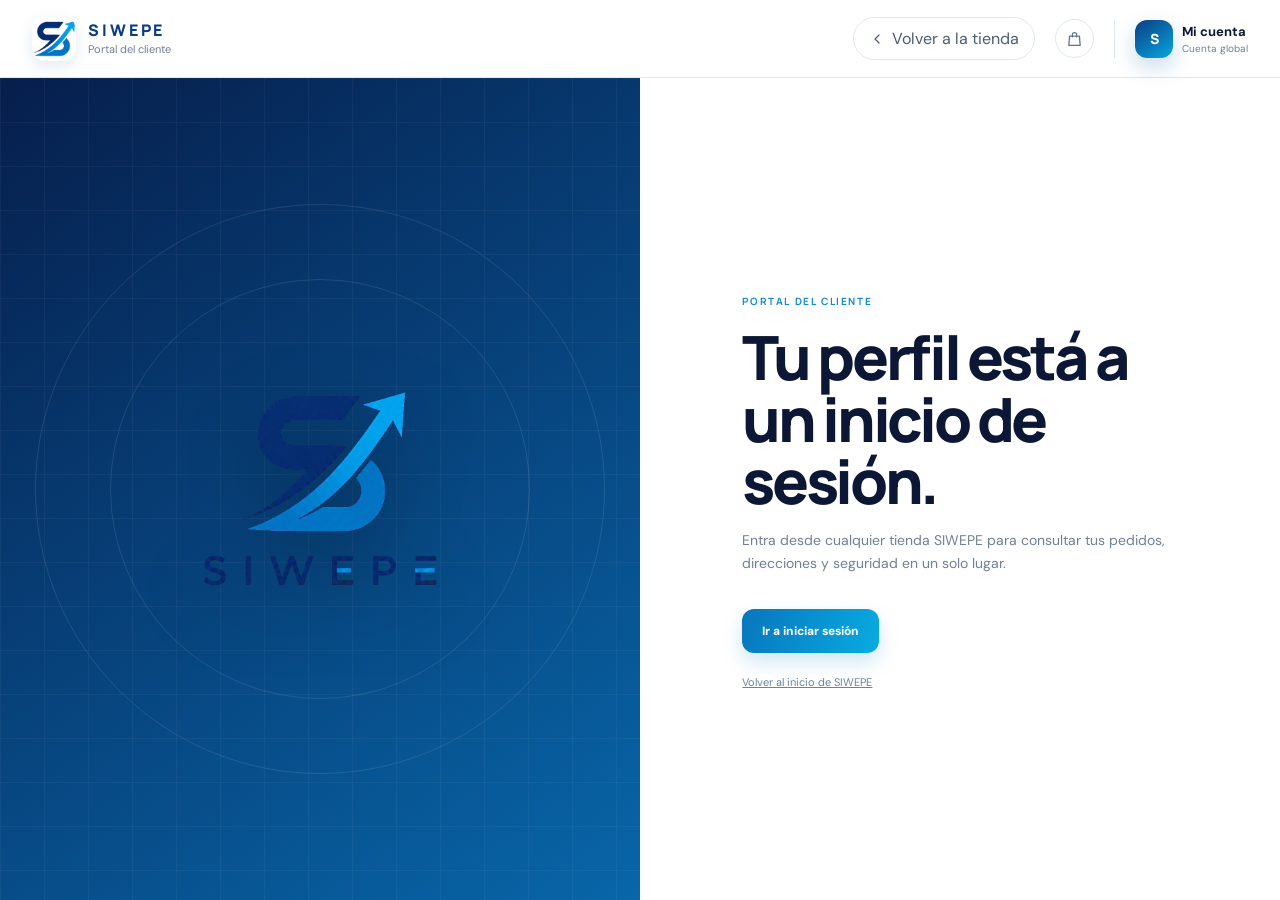
<file: pages/perfil.html>
<!DOCTYPE html>
<html lang="es">
<head>
  <meta charset="UTF-8">
  <meta name="viewport" content="width=device-width, initial-scale=1.0">
  <meta name="description" content="Perfil global del cliente SIWEPE: datos, direcciones, seguridad y seguimiento de pedidos.">
  <meta name="theme-color" content="#08285f">
  <title>Mi perfil | SIWEPE</title>
  <link rel="icon" href="../assets/img/siwepe-mark.png">
  <link rel="preconnect" href="https://fonts.googleapis.com">
  <link rel="preconnect" href="https://fonts.gstatic.com" crossorigin>
  <link href="https://fonts.googleapis.com/css2?family=DM+Sans:wght@400;500;600;700&family=Manrope:wght@500;600;700;800&display=swap" rel="stylesheet">
  <link rel="stylesheet" href="../assets/css/perfil.css?v=20260813.2">
</head>
<body>
  <svg class="svg-sprite" aria-hidden="true">
    <symbol id="i-home" viewBox="0 0 24 24"><path d="m3 11 9-8 9 8v9a1 1 0 0 1-1 1h-5v-7H9v7H4a1 1 0 0 1-1-1z"/></symbol>
    <symbol id="i-user" viewBox="0 0 24 24"><circle cx="12" cy="8" r="4"/><path d="M4 21a8 8 0 0 1 16 0"/></symbol>
    <symbol id="i-bag" viewBox="0 0 24 24"><path d="M5 8h14l1 13H4z"/><path d="M9 9V6a3 3 0 0 1 6 0v3"/></symbol>
    <symbol id="i-pin" viewBox="0 0 24 24"><path d="M20 10c0 5-8 11-8 11S4 15 4 10a8 8 0 1 1 16 0Z"/><circle cx="12" cy="10" r="2.5"/></symbol>
    <symbol id="i-lock" viewBox="0 0 24 24"><rect x="4" y="10" width="16" height="11" rx="2"/><path d="M8 10V7a4 4 0 0 1 8 0v3"/></symbol>
    <symbol id="i-arrow" viewBox="0 0 24 24"><path d="m15 18-6-6 6-6"/></symbol>
    <symbol id="i-edit" viewBox="0 0 24 24"><path d="m4 16-1 5 5-1L20 8l-4-4Z"/><path d="m14 6 4 4"/></symbol>
    <symbol id="i-check" viewBox="0 0 24 24"><path d="m5 12 4 4L19 6"/></symbol>
    <symbol id="i-store" viewBox="0 0 24 24"><path d="M4 10v10h16V10"/><path d="M3 4h18l-2 6H5Z"/><path d="M9 20v-6h6v6"/></symbol>
    <symbol id="i-card" viewBox="0 0 24 24"><rect x="2" y="5" width="20" height="14" rx="2"/><path d="M2 10h20"/></symbol>
    <symbol id="i-truck" viewBox="0 0 24 24"><path d="M3 6h11v11H3zM14 10h4l3 3v4h-7z"/><circle cx="7" cy="18" r="2"/><circle cx="18" cy="18" r="2"/></symbol>
    <symbol id="i-shield" viewBox="0 0 24 24"><path d="M12 22s8-4 8-10V5l-8-3-8 3v7c0 6 8 10 8 10Z"/><path d="m9 12 2 2 4-4"/></symbol>
    <symbol id="i-logout" viewBox="0 0 24 24"><path d="M10 17l5-5-5-5M15 12H3M14 3h6a1 1 0 0 1 1 1v16a1 1 0 0 1-1 1h-6"/></symbol>
    <symbol id="i-plus" viewBox="0 0 24 24"><path d="M12 5v14M5 12h14"/></symbol>
    <symbol id="i-trash" viewBox="0 0 24 24"><path d="M4 7h16M9 7V4h6v3M7 7l1 14h8l1-14"/></symbol>
    <symbol id="i-calendar" viewBox="0 0 24 24"><rect x="3" y="5" width="18" height="16" rx="2"/><path d="M16 3v4M8 3v4M3 10h18"/></symbol>
  </svg>

  <header class="profile-header">
    <div class="profile-header-inner">
      <a class="brand" href="../index.html" aria-label="Ir al inicio de SIWEPE">
        <img src="../assets/img/siwepe-mark.png" alt=""><span><strong>SIWEPE</strong><small>Portal del cliente</small></span>
      </a>
      <div class="header-actions">
        <button class="back-store" id="back-store"><svg><use href="#i-arrow"/></svg><span>Volver a la tienda</span></button>
        <button class="profile-notifications" id="profile-notifications" title="Novedades de pedidos"><svg><use href="#i-bag"/></svg><b id="notification-count">0</b></button>
        <div class="header-user" id="header-user"><span class="avatar mini">S</span><span class="header-user-copy"><strong>Mi cuenta</strong><small>Cuenta global</small></span></div>
      </div>
    </div>
  </header>

  <main id="profile-app" class="profile-shell" hidden>
    <aside class="profile-sidebar">
      <div class="identity-card">
        <div class="avatar" id="side-avatar">S</div>
        <div><span class="verified"><svg><use href="#i-check"/></svg> Cuenta SIWEPE</span><h1 id="side-name">Mi cuenta</h1><p id="side-email">—</p></div>
      </div>
      <nav class="profile-nav" aria-label="Secciones del perfil">
        <button class="active" data-section="resumen"><svg><use href="#i-home"/></svg><span>Resumen</span></button>
        <button data-section="datos"><svg><use href="#i-user"/></svg><span>Información personal</span></button>
        <button data-section="pedidos"><svg><use href="#i-bag"/></svg><span>Mis pedidos</span><b id="nav-orders">0</b></button>
        <button data-section="direcciones"><svg><use href="#i-pin"/></svg><span>Direcciones</span></button>
        <button data-section="seguridad"><svg><use href="#i-lock"/></svg><span>Seguridad</span></button>
      </nav>
      <div class="sidebar-foot">
        <div class="protected"><svg><use href="#i-shield"/></svg><span><strong>Cuenta protegida</strong><small>Tus datos se transmiten de forma segura.</small></span></div>
        <button class="logout" id="logout"><svg><use href="#i-logout"/></svg>Cerrar sesión</button>
      </div>
    </aside>

    <section class="profile-content" id="profile-content">
      <section class="content-section active" data-view="resumen">
        <div class="welcome-card">
          <div class="welcome-copy"><span class="eyebrow">TU CUENTA GLOBAL</span><h2 id="welcome-title">Qué gusto verte</h2><p>Todo lo importante de tus compras, organizado en un solo lugar.</p><button data-jump="pedidos">Ver mis pedidos <span>→</span></button></div>
          <div class="welcome-art"><span></span><span></span><img src="../assets/img/siwepe-mark.png" alt=""></div>
        </div>
        <div class="stats-grid" id="profile-stats"></div>
        <div class="section-heading"><div><span class="eyebrow blue">ACTIVIDAD RECIENTE</span><h2>Novedades de tu cuenta</h2><p>Últimos movimientos de tus pedidos.</p></div><button class="text-button" data-jump="pedidos">Ver historial completo →</button></div>
        <div id="recent-orders" class="recent-list"></div>
      </section>

      <section class="content-section" data-view="datos">
        <div class="page-title"><div><span class="eyebrow blue">MI INFORMACIÓN</span><h2>Información personal</h2><p>Mantén tus datos actualizados para recibir tus pedidos sin contratiempos.</p></div></div>
        <form class="panel form-panel" id="profile-form">
          <div class="panel-title"><span class="panel-icon"><svg><use href="#i-user"/></svg></span><div><h3>Datos de la cuenta</h3><p>Esta información se comparte únicamente con las tiendas donde compras.</p></div></div>
          <div class="form-grid">
            <label class="field full"><span>Nombre completo</span><input id="pf-name" required maxlength="80" autocomplete="name"></label>
            <label class="field"><span>Correo electrónico</span><input id="pf-email" type="email" required maxlength="120" autocomplete="email"><small>También es tu usuario para iniciar sesión.</small></label>
            <label class="field"><span>Teléfono</span><input id="pf-phone" maxlength="30" autocomplete="tel"></label>
            <label class="field"><span>WhatsApp</span><input id="pf-whatsapp" maxlength="24" autocomplete="tel"></label>
            <label class="field"><span>Cliente desde</span><input id="pf-since" disabled></label>
          </div>
          <div class="form-actions"><span id="profile-error" class="form-error" role="alert"></span><button class="primary-button" type="submit">Guardar cambios</button></div>
        </form>
      </section>

      <section class="content-section" data-view="pedidos">
        <div class="page-title orders-title"><div><span class="eyebrow blue">HISTORIAL GLOBAL</span><h2>Mis pedidos</h2><p>Compras hechas en todos los emprendimientos de SIWEPE.</p></div><div class="order-search"><input id="order-search" type="search" placeholder="Buscar tienda o pedido…" maxlength="100"></div></div>
        <div class="order-filters" id="order-filters"><button class="active" data-status="todos">Todos <b>0</b></button><button data-status="pendiente">Pendientes <b>0</b></button><button data-status="aprobado">Confirmados <b>0</b></button><button data-status="preparando">Preparando <b>0</b></button><button data-status="listo">Listos <b>0</b></button><button data-status="enviado">Enviados <b>0</b></button><button data-status="entregado">Entregados <b>0</b></button><button data-status="cancelado">Cancelados <b>0</b></button></div>
        <div id="orders-list" class="orders-list"></div>
      </section>

      <section class="content-section" data-view="direcciones">
        <div class="page-title"><div><span class="eyebrow blue">ENTREGAS</span><h2>Mis direcciones</h2><p>Guarda tus lugares frecuentes para agilizar futuras compras.</p></div><button class="primary-button compact" id="add-address"><svg><use href="#i-plus"/></svg>Nueva dirección</button></div>
        <div class="addresses-grid" id="addresses-list"></div>
        <div class="info-callout"><svg><use href="#i-pin"/></svg><div><strong>¿Por qué guardar una dirección?</strong><p>Al confirmar una compra, SIWEPE conserva en el pedido la dirección elegida para que tu historial sea exacto aunque luego actualices tus datos.</p></div></div>
      </section>

      <section class="content-section" data-view="seguridad">
        <div class="page-title"><div><span class="eyebrow blue">PRIVACIDAD Y ACCESO</span><h2>Seguridad</h2><p>Administra tu contraseña y conoce cómo protegemos tu cuenta.</p></div></div>
        <div class="security-grid">
          <form class="panel form-panel" id="password-form">
            <div class="panel-title"><span class="panel-icon"><svg><use href="#i-lock"/></svg></span><div><h3>Cambiar contraseña</h3><p>Usa una combinación difícil de adivinar y exclusiva para SIWEPE.</p></div></div>
            <div class="form-grid one">
              <label class="field"><span>Contraseña actual</span><input id="pw-current" type="password" required autocomplete="current-password" maxlength="72"></label>
              <label class="field"><span>Nueva contraseña</span><input id="pw-new" type="password" required minlength="8" maxlength="72" autocomplete="new-password"><small>Mínimo 8 caracteres.</small></label>
              <label class="field"><span>Confirmar nueva contraseña</span><input id="pw-confirm" type="password" required minlength="8" maxlength="72" autocomplete="new-password"></label>
            </div>
            <div class="form-actions"><span id="password-error" class="form-error" role="alert"></span><button class="primary-button" type="submit">Actualizar contraseña</button></div>
          </form>
          <div class="security-notes">
            <article><span><svg><use href="#i-shield"/></svg></span><div><h3>Sesión protegida</h3><p>Tu cuenta se valida en cada operación y se cierra automáticamente cuando deja de ser válida.</p></div></article>
            <article><span><svg><use href="#i-store"/></svg></span><div><h3>Una cuenta, todas tus tiendas</h3><p>No necesitas crear una contraseña distinta para cada emprendimiento.</p></div></article>
            <article><span><svg><use href="#i-lock"/></svg></span><div><h3>Contraseña cifrada</h3><p>SIWEPE nunca muestra ni almacena tu contraseña como texto legible.</p></div></article>
          </div>
        </div>
      </section>

      <section class="order-detail" id="order-detail" hidden></section>
      <footer class="profile-footer"><span>© 2026 SIWEPE</span><span><a href="terminos.html">Términos</a><a href="terminos.html#privacidad">Privacidad</a><a href="terminos.html#envios">Envíos y devoluciones</a></span><span>Impulsando emprendimientos</span></footer>
    </section>
  </main>

  <section class="access-gate" id="access-gate" hidden>
    <div class="gate-art"><img src="../assets/img/siwepe-logo.png" alt="SIWEPE"><span></span><span></span></div>
    <div class="gate-copy"><span class="eyebrow blue">PORTAL DEL CLIENTE</span><h1>Tu perfil está a un inicio de sesión.</h1><p>Entra desde cualquier tienda SIWEPE para consultar tus pedidos, direcciones y seguridad en un solo lugar.</p><button class="primary-button" id="gate-login">Ir a iniciar sesión</button><a href="../index.html">Volver al inicio de SIWEPE</a></div>
  </section>

  <dialog class="address-dialog" id="address-dialog">
    <form method="dialog" id="address-form">
      <div class="dialog-head"><div><span class="eyebrow blue">LIBRETA DE ENTREGA</span><h2 id="address-dialog-title">Nueva dirección</h2></div><button class="dialog-close" value="cancel" aria-label="Cerrar">×</button></div>
      <input type="hidden" id="ad-id">
      <div class="form-grid">
        <label class="field"><span>Etiqueta</span><input id="ad-label" required maxlength="40" placeholder="Casa, trabajo…"></label>
        <label class="field"><span>Persona que recibe</span><input id="ad-name" required maxlength="120" autocomplete="name"></label>
        <label class="field full"><span>Dirección exacta</span><input id="ad-address" required maxlength="160" autocomplete="street-address" placeholder="Colonia, calle, bloque, número de casa…"></label>
        <label class="field"><span>Ciudad</span><input id="ad-city" maxlength="80" autocomplete="address-level2"></label>
        <label class="field"><span>Departamento</span><input id="ad-state" maxlength="80" autocomplete="address-level1"></label>
        <label class="field full"><span>Referencia</span><input id="ad-reference" maxlength="160" placeholder="Punto de referencia para encontrar el lugar"></label>
        <label class="field"><span>Teléfono de contacto</span><input id="ad-phone" maxlength="30" autocomplete="tel"></label>
        <label class="check-field"><input type="checkbox" id="ad-primary"><span>Usar como dirección principal</span></label>
      </div>
      <div class="form-actions"><span id="address-error" class="form-error" role="alert"></span><button class="secondary-button" value="cancel">Cancelar</button><button class="primary-button" id="save-address" value="default">Guardar dirección</button></div>
    </form>
  </dialog>

  <div class="toast" id="toast" role="status" aria-live="polite"></div>
  <script src="../assets/js/shared/data.js?v=20260822.2"></script>
  <script src="../assets/js/perfil/main.js?v=20260813.3"></script>
</body>
</html>
</file>
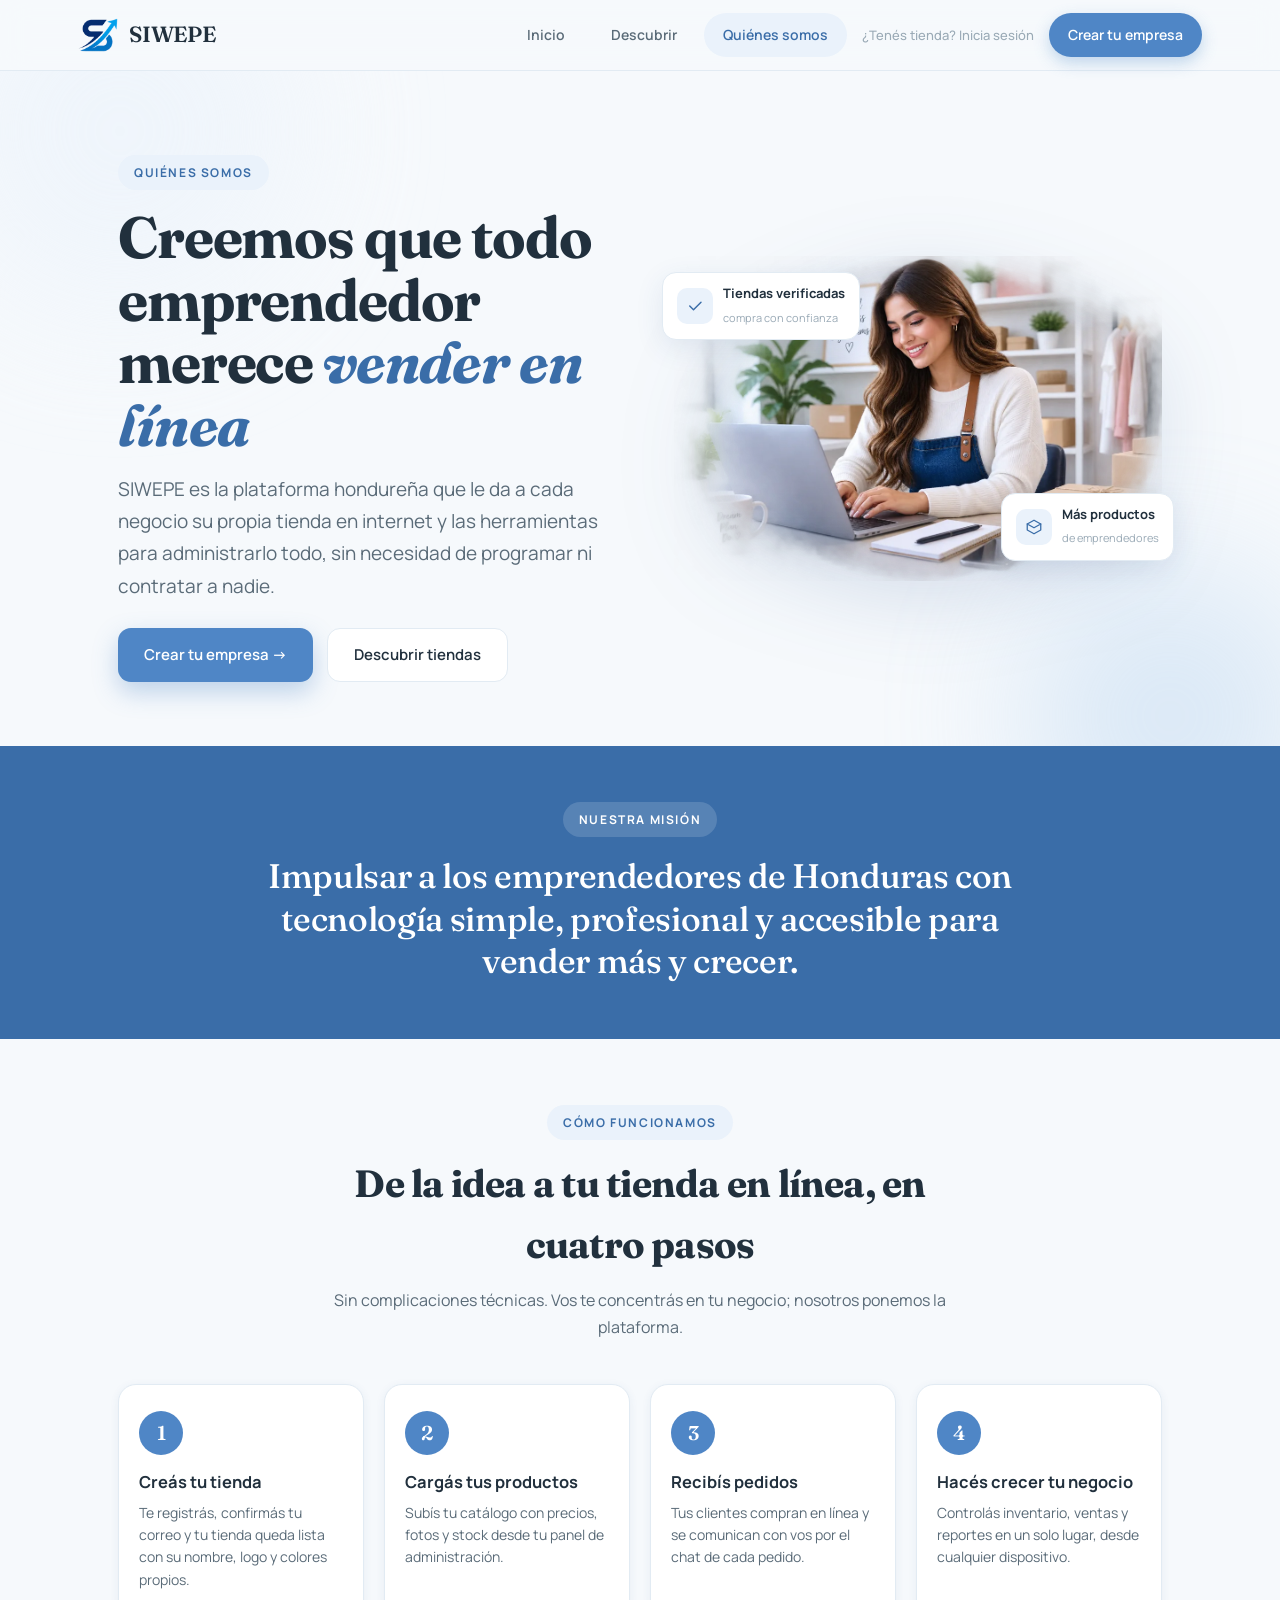
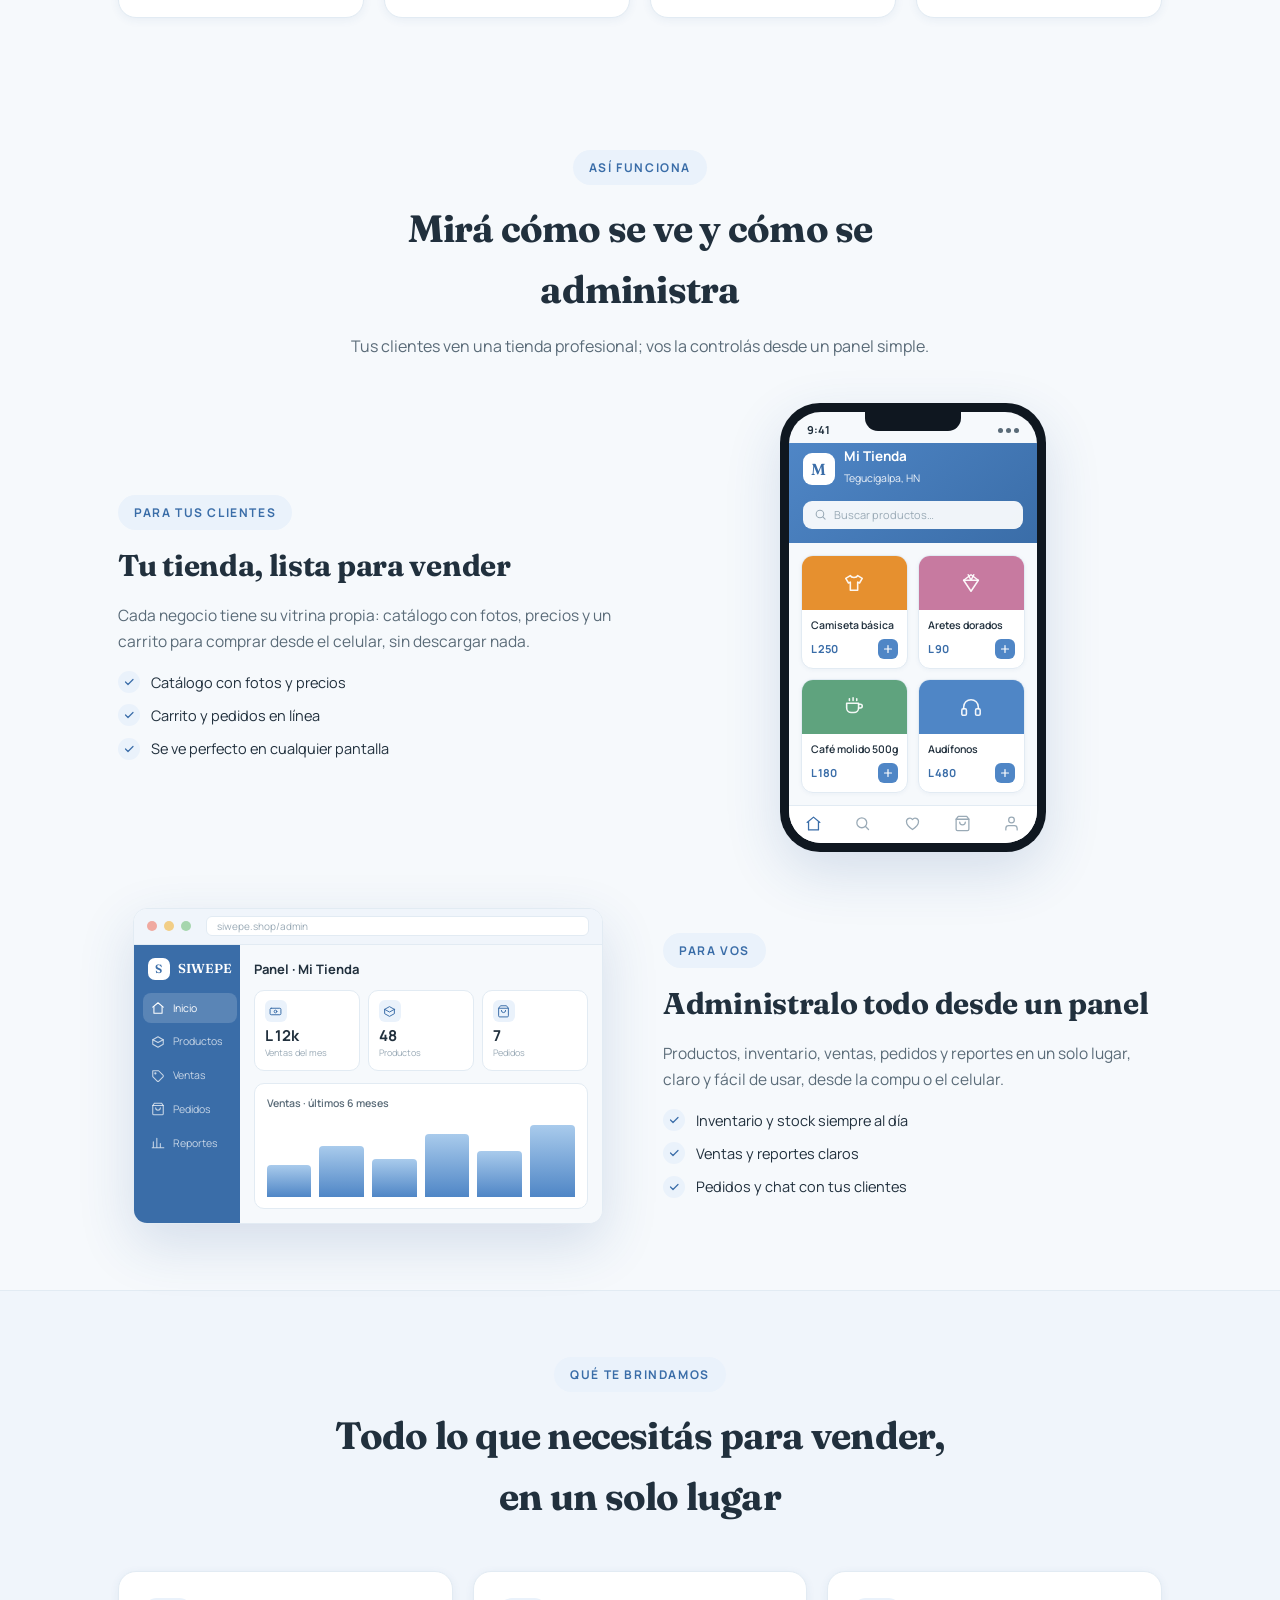
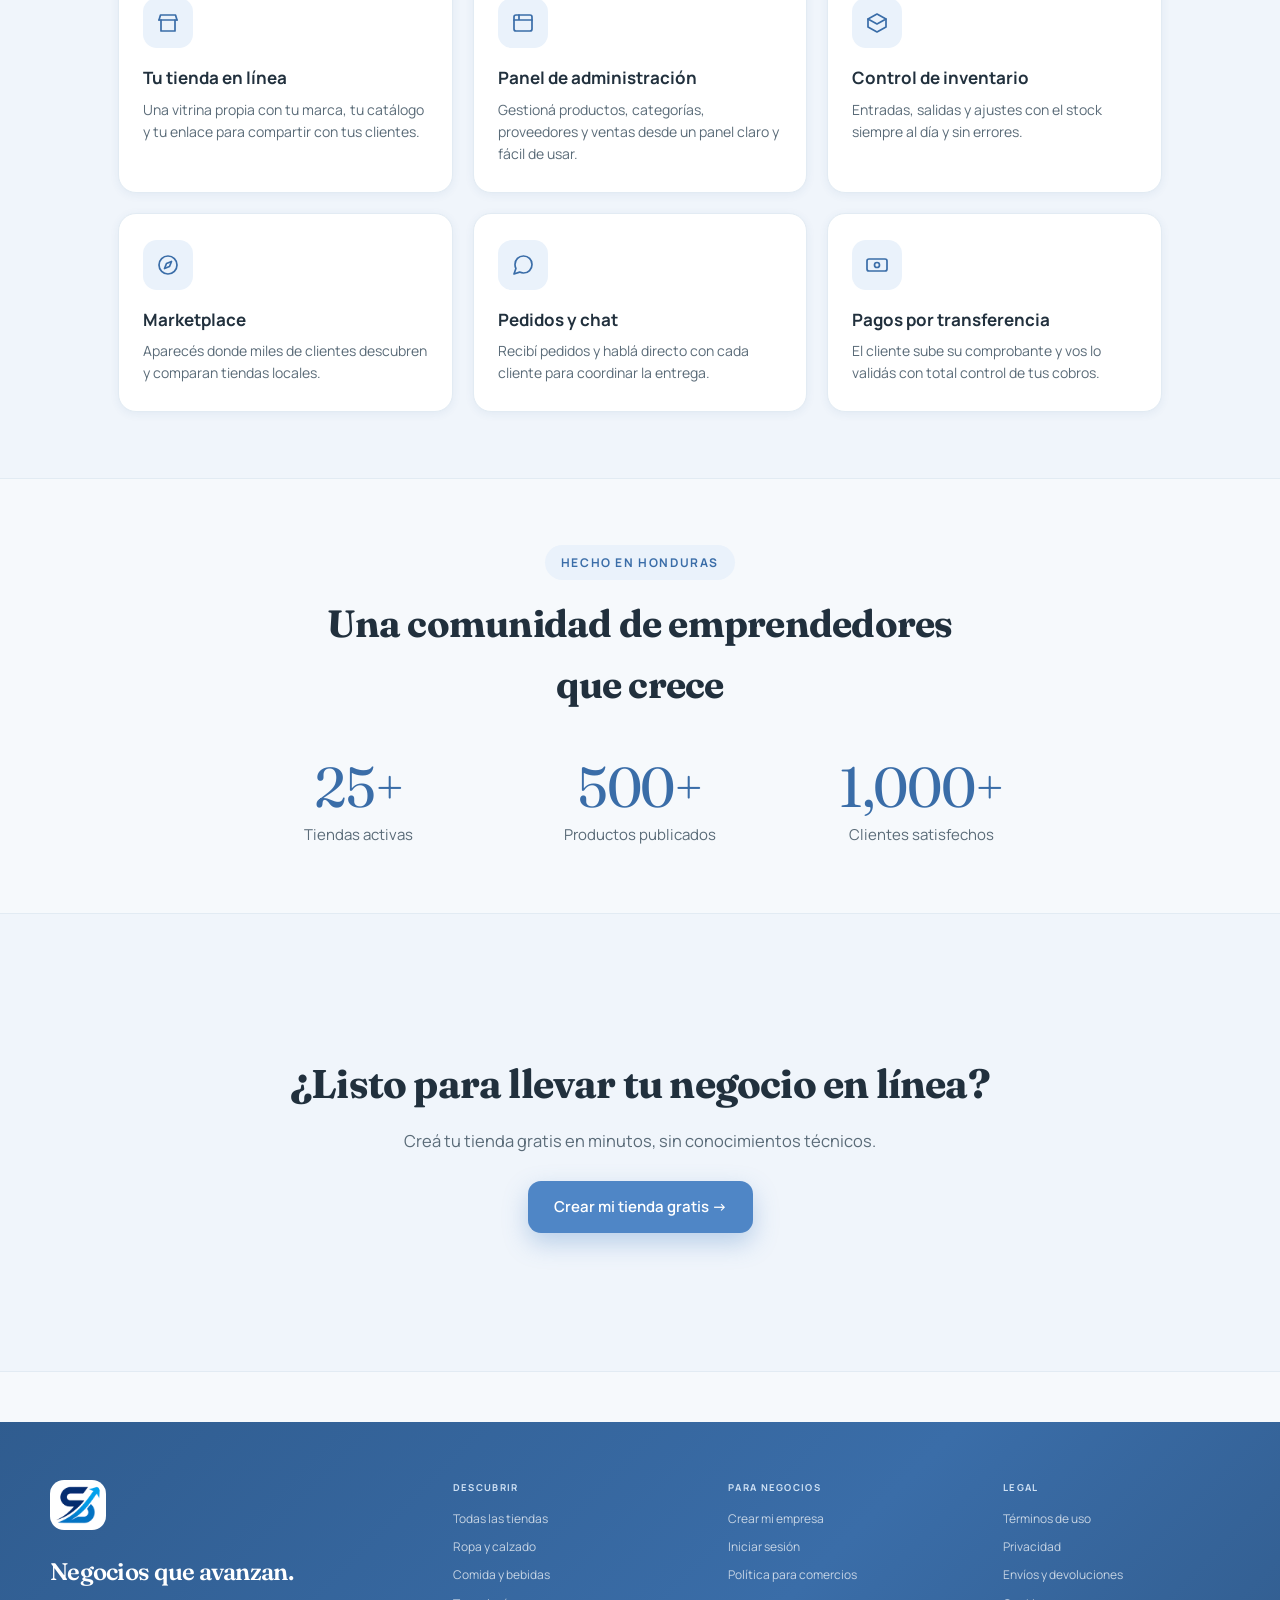
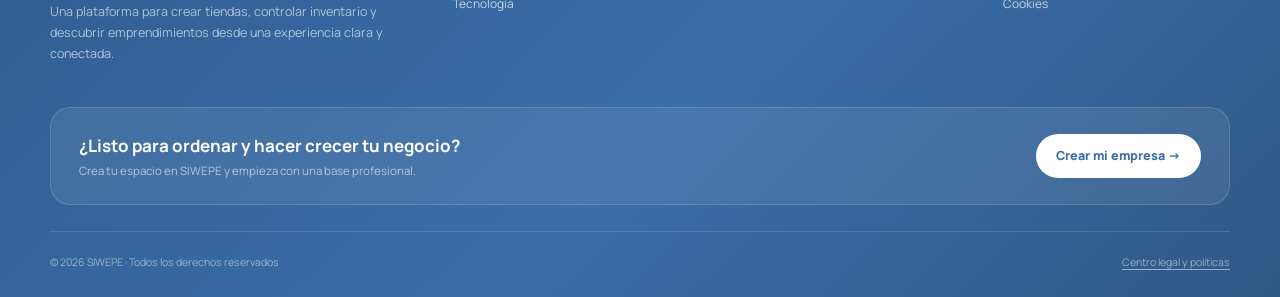
<file: pages/quienes-somos.html>
<!DOCTYPE html>
<html lang="es">
<head>
<!-- SIWEPE · © 2026 Joel Reyes. Todos los derechos reservados. · Prohibida su reproduccion o distribucion sin autorizacion. -->
<meta charset="UTF-8">
<meta name="viewport" content="width=device-width, initial-scale=1.0">
<title>SIWEPE · Quiénes somos</title>
<meta name="theme-color" content="#4F86C6">
<link rel="icon" href="../assets/img/siwepe-mark.png">
<link rel="preconnect" href="https://fonts.googleapis.com">
<link href="https://fonts.googleapis.com/css2?family=Manrope:wght@300;400;500;600;700;800&family=Fraunces:ital,wght@0,500;0,600;1,500&display=swap" rel="stylesheet">
<style>
:root{
  --cream:#F6F9FC; --cream-dark:#F0F5FB;
  --rose:#4F86C6; --rose-light:#EAF2FB; --rose-mid:#A9CBEC; --rose-dark:#3A6DA8;
  --text-dark:#21303D; --text-mid:#5A6B78; --text-soft:#9AAAB6;
  --surface:#FFFFFF; --border:#E2EBF3;
  --shadow-sm:0 2px 10px rgba(40,80,140,.07);
  --shadow-md:0 8px 28px rgba(40,80,140,.10);
  --shadow-lg:0 20px 56px rgba(40,80,140,.16);
}
*{margin:0;padding:0;box-sizing:border-box;}
html{scroll-behavior:smooth;}
body{font-family:'Manrope',sans-serif;background:var(--cream);color:var(--text-dark);line-height:1.6;-webkit-font-smoothing:antialiased;overflow-x:hidden;}
a{text-decoration:none;color:inherit;}
button{font-family:inherit;cursor:pointer;}

/* NAV */
.nav{position:sticky;top:0;z-index:50;background:rgba(246,249,252,.85);backdrop-filter:blur(14px);border-bottom:1px solid var(--border);}
.nav-in{max-width:1180px;margin:0 auto;height:70px;display:flex;align-items:center;padding:0 28px;}
.brand{display:flex;align-items:center;gap:11px;}
.brand-mark{width:40px;height:40px;display:flex;align-items:center;justify-content:center;overflow:hidden;}
.brand-mark img{width:100%;height:100%;object-fit:contain;}
.brand-name{font-family:'Fraunces',serif;font-size:22px;font-weight:600;letter-spacing:-.01em;}
.nav-links{margin-left:auto;display:flex;align-items:center;gap:8px;}
.nav-btn{padding:10px 18px;border-radius:999px;font-size:14px;font-weight:600;border:1.5px solid transparent;transition:all .18s;}
.nav-btn.ghost{color:var(--text-mid);}
.nav-btn.ghost:hover{color:var(--rose-dark);background:var(--rose-light);}
.nav-btn.ghost.active{color:var(--rose-dark);background:var(--rose-light);}
.nav-btn.solid{background:var(--rose);color:#fff;box-shadow:0 6px 16px rgba(79,134,198,.32);}
.nav-btn.solid:hover{background:var(--rose-dark);transform:translateY(-1px);}
.nav-btn.subtle{padding:8px 6px;font-weight:500;font-size:13px;color:var(--text-soft);}
.nav-btn.subtle:hover{color:var(--rose-dark);}

.wrap{max-width:1100px;margin:0 auto;padding:0 28px;}
.eyebrow{display:inline-block;font-size:12px;font-weight:700;letter-spacing:1.6px;text-transform:uppercase;color:var(--rose-dark);background:var(--rose-light);padding:8px 16px;border-radius:999px;}

/* HERO */
.qs-hero{position:relative;text-align:center;padding:84px 0 64px;overflow:hidden;}
.qs-hero .orb{position:absolute;border-radius:50%;filter:blur(70px);opacity:.55;z-index:0;animation:float 9s ease-in-out infinite;}
.qs-hero .o1{width:360px;height:360px;background:var(--rose-light);top:-120px;left:-60px;}
.qs-hero .o2{width:300px;height:300px;background:var(--rose-mid);bottom:-120px;right:-40px;opacity:.35;animation-delay:1.5s;}
@keyframes float{0%,100%{transform:translateY(0)}50%{transform:translateY(-22px)}}
.qs-hero-in{position:relative;z-index:1;max-width:760px;margin:0 auto;}
.qs-hero h1{font-family:'Fraunces',serif;font-size:clamp(34px,5.2vw,58px);line-height:1.08;letter-spacing:-.02em;margin:20px 0 16px;}
.qs-hero h1 em{font-style:italic;color:var(--rose-dark);}
.qs-hero p{font-size:clamp(16px,2vw,19px);color:var(--text-mid);line-height:1.7;max-width:600px;margin:0 auto 28px;}
.qs-cta-row{display:flex;gap:14px;justify-content:center;flex-wrap:wrap;}
.btn{display:inline-flex;align-items:center;gap:8px;padding:14px 26px;border-radius:13px;font-size:15px;font-weight:600;border:none;transition:all .2s;}
.btn.prim{background:var(--rose);color:#fff;box-shadow:0 10px 24px rgba(79,134,198,.34);}
.btn.prim:hover{background:var(--rose-dark);transform:translateY(-2px);}
.btn.ghost{background:var(--surface);border:1.5px solid var(--border);color:var(--text-dark);}
.btn.ghost:hover{border-color:var(--rose-mid);background:var(--rose-light);}

/* MISIÓN */
.qs-mision{background:var(--rose-dark);color:#fff;padding:56px 0;text-align:center;}
.qs-mision .eyebrow{background:rgba(255,255,255,.15);color:#fff;}
.qs-mision h2{font-family:'Fraunces',serif;font-size:clamp(24px,3.2vw,34px);line-height:1.25;letter-spacing:-.01em;max-width:820px;margin:18px auto 0;font-weight:500;}

/* SECCIONES */
.sec{padding:66px 0;}
.sec.alt{background:var(--cream-dark);border-top:1px solid var(--border);border-bottom:1px solid var(--border);}
.sec-head{text-align:center;max-width:640px;margin:0 auto 44px;}
.sec-head h2{font-family:'Fraunces',serif;font-size:clamp(26px,3.4vw,38px);letter-spacing:-.02em;margin:14px 0 12px;}
.sec-head p{font-size:16px;color:var(--text-mid);line-height:1.65;}

/* PASOS */
.steps{display:grid;grid-template-columns:repeat(4,1fr);gap:20px;}
.step{background:var(--surface);border:1px solid var(--border);border-radius:18px;padding:26px 20px;box-shadow:var(--shadow-sm);transition:transform .25s,box-shadow .25s;}
.step:hover{transform:translateY(-6px);box-shadow:var(--shadow-md);}
.step .num{width:44px;height:44px;border-radius:50%;background:var(--rose);color:#fff;display:flex;align-items:center;justify-content:center;font-family:'Fraunces',serif;font-size:20px;font-weight:600;margin-bottom:14px;}
.step h4{font-size:16.5px;margin-bottom:6px;}
.step p{font-size:14px;color:var(--text-mid);line-height:1.6;}

/* FEATURES */
.feats{display:grid;grid-template-columns:repeat(3,1fr);gap:20px;}
.feat{background:var(--surface);border:1px solid var(--border);border-radius:18px;padding:26px 24px;box-shadow:var(--shadow-sm);transition:transform .25s,box-shadow .25s,border-color .25s;}
.feat:hover{transform:translateY(-6px);box-shadow:var(--shadow-md);border-color:var(--rose-mid);}
.feat .fi{width:50px;height:50px;border-radius:14px;background:var(--rose-light);color:var(--rose-dark);display:flex;align-items:center;justify-content:center;margin-bottom:16px;}
.feat h4{font-size:17px;margin-bottom:7px;}
.feat p{font-size:14px;color:var(--text-mid);line-height:1.6;}

/* STATS */
.stats{display:grid;grid-template-columns:repeat(3,1fr);gap:24px;max-width:820px;margin:0 auto;text-align:center;}
.stat .n{font-family:'Fraunces',serif;font-size:clamp(38px,6vw,56px);color:var(--rose-dark);letter-spacing:-.02em;line-height:1;}
.stat .t{font-size:15px;color:var(--text-mid);margin-top:8px;}

/* CTA FINAL */
.qs-final{text-align:center;padding:72px 28px;}
.qs-final h2{font-family:'Fraunces',serif;font-size:clamp(26px,3.6vw,40px);letter-spacing:-.02em;margin-bottom:12px;}
.qs-final p{font-size:16.5px;color:var(--text-mid);margin-bottom:26px;}

/* FOOTER */
.footer{background:var(--surface);border-top:1px solid var(--border);text-align:center;padding:34px 20px;color:var(--text-soft);font-size:13px;}
.footer a{color:inherit;text-decoration:underline;}

/* ANIMACIÓN DE ENTRADA / SCROLL */
.reveal{opacity:0;transform:translateY(26px);transition:opacity .7s cubic-bezier(.2,.7,.2,1),transform .7s cubic-bezier(.2,.7,.2,1);}
.reveal.in{opacity:1;transform:none;}
@media(prefers-reduced-motion:reduce){.reveal{opacity:1;transform:none;transition:none;}.qs-hero .orb{animation:none;}}

/* HERO 2 columnas + foto */
.qs-hero{text-align:left;}
.qs-hero-in{display:grid;grid-template-columns:1.02fr .98fr;gap:48px;align-items:center;max-width:1100px;margin:0 auto;text-align:left;}
.qs-hero h1{margin:16px 0 16px;}
.qs-hero p{margin:0 0 26px;max-width:520px;}
.qs-cta-row{justify-content:flex-start;}
.qs-hero-visual{position:relative;}
.qs-hero-visual>img{width:100%;height:auto;display:block;filter:drop-shadow(0 22px 44px rgba(40,80,140,.18));}
.float-card{position:absolute;background:#fff;border:1px solid var(--border);border-radius:14px;box-shadow:var(--shadow-md);padding:10px 14px;display:flex;align-items:center;gap:10px;animation:float 6s ease-in-out infinite;}
.float-card .fc-ic{width:36px;height:36px;border-radius:10px;background:var(--rose-light);color:var(--rose-dark);display:flex;align-items:center;justify-content:center;flex-shrink:0;}
.float-card b{font-size:13px;display:block;color:var(--text-dark);}
.float-card span{font-size:11px;color:var(--text-soft);}

/* SHOWCASE con maquetas */
.showcase{display:grid;grid-template-columns:1fr 1fr;gap:46px;align-items:center;margin-bottom:52px;}
.showcase:last-child{margin-bottom:0;}
.showcase.rev .sc-text{order:2;}
.sc-text h3{font-family:'Fraunces',serif;font-size:clamp(22px,2.6vw,30px);letter-spacing:-.01em;margin:12px 0 12px;}
.sc-text p{font-size:15.5px;color:var(--text-mid);line-height:1.7;margin-bottom:16px;}
.sc-list{list-style:none;display:grid;gap:10px;}
.sc-list li{display:flex;align-items:center;gap:11px;font-size:14.5px;color:var(--text-dark);}
.sc-list .ck{width:22px;height:22px;border-radius:50%;background:var(--rose-light);color:var(--rose-dark);display:flex;align-items:center;justify-content:center;flex-shrink:0;}
/* maqueta celular (realista) */
.mock-phone{width:266px;margin:0 auto;background:#0F1720;border-radius:40px;padding:9px;box-shadow:var(--shadow-lg);}
.mp-screen{background:var(--cream);border-radius:32px;overflow:hidden;position:relative;}
.mp-notch{position:absolute;top:0;left:50%;transform:translateX(-50%);width:96px;height:19px;background:#0F1720;border-radius:0 0 13px 13px;z-index:3;}
.mp-status{display:flex;justify-content:space-between;align-items:center;padding:9px 18px 4px;font-size:11px;font-weight:700;color:var(--text-dark);}
.mp-status .dt{display:flex;gap:3px;align-items:center;} .mp-status .dt i{width:5px;height:5px;border-radius:50%;background:var(--text-mid);}
.mp-top{background:linear-gradient(140deg,var(--rose),var(--rose-dark));padding:6px 14px 14px;color:#fff;}
.mp-head{display:flex;align-items:center;gap:9px;margin-bottom:11px;}
.mp-logo{width:32px;height:32px;border-radius:9px;background:#fff;color:var(--rose-dark);display:flex;align-items:center;justify-content:center;font-family:'Fraunces',serif;font-weight:600;font-size:16px;flex-shrink:0;}
.mp-head b{font-size:13.5px;display:block;line-height:1.15;} .mp-head span{font-size:10.5px;opacity:.9;}
.mp-search{background:rgba(255,255,255,.92);border-radius:9px;height:28px;display:flex;align-items:center;gap:7px;padding:0 11px;font-size:11px;color:var(--text-soft);}
.mp-body{padding:12px;display:grid;grid-template-columns:1fr 1fr;gap:10px;}
.mp-prod{background:#fff;border:1px solid var(--border);border-radius:12px;overflow:hidden;box-shadow:0 1px 4px rgba(40,80,140,.05);}
.mp-ph{height:54px;display:flex;align-items:center;justify-content:center;color:rgba(255,255,255,.92);}
.mp-info{padding:7px 9px 9px;}
.mp-info .nm{font-size:10.5px;color:var(--text-dark);font-weight:600;white-space:nowrap;overflow:hidden;text-overflow:ellipsis;}
.mp-info .rw{display:flex;align-items:center;justify-content:space-between;margin-top:5px;}
.mp-info .pr{font-size:11px;color:var(--rose-dark);font-weight:700;}
.mp-add{width:20px;height:20px;border-radius:6px;background:var(--rose);color:#fff;display:flex;align-items:center;justify-content:center;}
.mp-nav{display:flex;justify-content:space-around;padding:9px 0 11px;border-top:1px solid var(--border);background:#fff;color:var(--text-soft);}
.mp-nav .on{color:var(--rose-dark);}
/* maqueta navegador / panel (realista) */
.mock-browser{background:#fff;border:1px solid var(--border);border-radius:14px;box-shadow:var(--shadow-lg);overflow:hidden;max-width:470px;margin:0 auto;}
.mb-bar{height:36px;background:var(--cream-dark);display:flex;align-items:center;gap:7px;padding:0 13px;border-bottom:1px solid var(--border);}
.mb-bar i{width:10px;height:10px;border-radius:50%;}
.mb-bar i.r{background:#F0A9A0;} .mb-bar i.y{background:#F2CE86;} .mb-bar i.g{background:#A6D6AE;}
.mb-url{margin-left:8px;flex:1;height:20px;background:#fff;border:1px solid var(--border);border-radius:6px;display:flex;align-items:center;padding:0 10px;font-size:10px;color:var(--text-soft);}
.mb-body{display:grid;grid-template-columns:106px 1fr;min-height:238px;}
.mb-side{background:var(--rose-dark);padding:13px 9px;display:grid;gap:3px;align-content:start;}
.mb-brand{display:flex;align-items:center;gap:8px;color:#fff;font-family:'Fraunces',serif;font-weight:600;font-size:13px;margin-bottom:10px;padding:0 5px;}
.mb-brand .bd{width:22px;height:22px;border-radius:7px;background:#fff;color:var(--rose-dark);display:flex;align-items:center;justify-content:center;font-size:12px;}
.mb-item{display:flex;align-items:center;gap:8px;padding:7px 8px;border-radius:8px;font-size:10.5px;color:rgba(255,255,255,.72);}
.mb-item.on{background:rgba(255,255,255,.16);color:#fff;}
.mb-main{padding:14px;background:var(--cream);}
.mb-title{font-size:13px;font-weight:700;color:var(--text-dark);margin-bottom:11px;}
.mb-kpis{display:grid;grid-template-columns:1fr 1fr 1fr;gap:8px;margin-bottom:12px;}
.mb-kpi{background:#fff;border:1px solid var(--border);border-radius:10px;padding:9px 10px;}
.mb-kpi .ic{width:22px;height:22px;border-radius:6px;background:var(--rose-light);color:var(--rose-dark);display:flex;align-items:center;justify-content:center;margin-bottom:6px;}
.mb-kpi .n{font-size:15px;font-weight:700;color:var(--text-dark);line-height:1;} .mb-kpi .t{font-size:9px;color:var(--text-soft);margin-top:3px;}
.mb-panel{background:#fff;border:1px solid var(--border);border-radius:10px;padding:11px 12px;}
.mb-panel .ph{font-size:10.5px;color:var(--text-mid);font-weight:600;margin-bottom:9px;}
.mb-chart{display:flex;align-items:flex-end;gap:8px;height:76px;}
.mb-chart span{flex:1;background:linear-gradient(180deg,var(--rose-mid),var(--rose));border-radius:4px 4px 0 0;}

@media(max-width:860px){
  .qs-hero-in{grid-template-columns:1fr;text-align:center;} .qs-hero p{margin-left:auto;margin-right:auto;} .qs-cta-row{justify-content:center;}
  .qs-hero-visual{max-width:400px;margin:0 auto;}
  .showcase{grid-template-columns:1fr;gap:28px;} .showcase.rev .sc-text{order:0;}
  .steps{grid-template-columns:1fr 1fr;}
  .feats{grid-template-columns:1fr;}
  .stats{grid-template-columns:1fr;gap:34px;}
  .nav-links .subtle{display:none;}
}
</style>
<link rel="stylesheet" href="../assets/css/platform.css?v=20260821.1">
</head>
<body>

<header class="nav">
  <div class="nav-in">
    <a class="brand" href="../index.html">
      <div class="brand-mark"><img src="../assets/img/siwepe-mark.png" alt=""></div>
      <span class="brand-name">SIWEPE</span>
    </a>
    <div class="nav-links">
      <a class="nav-btn ghost" href="../index.html">Inicio</a>
      <a class="nav-btn ghost" href="descubrir.html">Descubrir</a>
      <a class="nav-btn ghost active" href="quienes-somos.html">Quiénes somos</a>
      <a class="nav-btn subtle" href="admin.html?login=1&amp;v=20260813.12" title="Acceso para dueños de tienda">¿Tenés tienda? Inicia sesión</a>
      <a class="nav-btn solid" href="../index.html?crear=1">Crear tu empresa</a>
    </div>
  </div>
</header>

<!-- HERO -->
<section class="qs-hero">
  <span class="orb o1"></span><span class="orb o2"></span>
  <div class="wrap">
    <div class="qs-hero-in">
      <div class="qs-hero-text reveal">
        <span class="eyebrow">Quiénes somos</span>
        <h1>Creemos que todo emprendedor merece <em>vender en línea</em></h1>
        <p>SIWEPE es la plataforma hondureña que le da a cada negocio su propia tienda en internet y las herramientas para administrarlo todo, sin necesidad de programar ni contratar a nadie.</p>
        <div class="qs-cta-row">
          <a class="btn prim" href="../index.html?crear=1">Crear tu empresa →</a>
          <a class="btn ghost" href="descubrir.html">Descubrir tiendas</a>
        </div>
      </div>
      <div class="qs-hero-visual reveal">
        <img src="../assets/img/hero.webp" alt="Emprendedora vendiendo en línea con SIWEPE">
        <div class="float-card" style="top:16px;left:-12px"><div class="fc-ic"><svg width="18" height="18" viewBox="0 0 24 24" fill="none" stroke="currentColor" stroke-width="1.9" stroke-linecap="round" stroke-linejoin="round"><path d="M20 7 10 17l-5-5"/></svg></div><div><b>Tiendas verificadas</b><span>compra con confianza</span></div></div>
        <div class="float-card" style="bottom:20px;right:-12px;animation-delay:1.2s"><div class="fc-ic"><svg width="18" height="18" viewBox="0 0 24 24" fill="none" stroke="currentColor" stroke-width="1.7" stroke-linecap="round" stroke-linejoin="round"><path d="M21 8 12 3 3 8l9 5 9-5Z"/><path d="M3 8v8l9 5 9-5V8"/></svg></div><div><b>Más productos</b><span>de emprendedores</span></div></div>
      </div>
    </div>
  </div>
</section>

<!-- MISIÓN -->
<section class="qs-mision">
  <div class="wrap reveal">
    <span class="eyebrow">Nuestra misión</span>
    <h2>Impulsar a los emprendedores de Honduras con tecnología simple, profesional y accesible para vender más y crecer.</h2>
  </div>
</section>

<!-- CÓMO FUNCIONAMOS -->
<section class="sec">
  <div class="wrap">
    <div class="sec-head reveal">
      <span class="eyebrow">Cómo funcionamos</span>
      <h2>De la idea a tu tienda en línea, en cuatro pasos</h2>
      <p>Sin complicaciones técnicas. Vos te concentrás en tu negocio; nosotros ponemos la plataforma.</p>
    </div>
    <div class="steps">
      <div class="step reveal"><div class="num">1</div><h4>Creás tu tienda</h4><p>Te registrás, confirmás tu correo y tu tienda queda lista con su nombre, logo y colores propios.</p></div>
      <div class="step reveal"><div class="num">2</div><h4>Cargás tus productos</h4><p>Subís tu catálogo con precios, fotos y stock desde tu panel de administración.</p></div>
      <div class="step reveal"><div class="num">3</div><h4>Recibís pedidos</h4><p>Tus clientes compran en línea y se comunican con vos por el chat de cada pedido.</p></div>
      <div class="step reveal"><div class="num">4</div><h4>Hacés crecer tu negocio</h4><p>Controlás inventario, ventas y reportes en un solo lugar, desde cualquier dispositivo.</p></div>
    </div>
  </div>
</section>

<!-- ASÍ FUNCIONA (visual) -->
<section class="sec">
  <div class="wrap">
    <div class="sec-head reveal">
      <span class="eyebrow">Así funciona</span>
      <h2>Mirá cómo se ve y cómo se administra</h2>
      <p>Tus clientes ven una tienda profesional; vos la controlás desde un panel simple.</p>
    </div>

    <div class="showcase">
      <div class="sc-text reveal">
        <span class="eyebrow">Para tus clientes</span>
        <h3>Tu tienda, lista para vender</h3>
        <p>Cada negocio tiene su vitrina propia: catálogo con fotos, precios y un carrito para comprar desde el celular, sin descargar nada.</p>
        <ul class="sc-list">
          <li><span class="ck"><svg width="12" height="12" viewBox="0 0 24 24" fill="none" stroke="currentColor" stroke-width="2.4" stroke-linecap="round" stroke-linejoin="round"><path d="M20 7 10 17l-5-5"/></svg></span> Catálogo con fotos y precios</li>
          <li><span class="ck"><svg width="12" height="12" viewBox="0 0 24 24" fill="none" stroke="currentColor" stroke-width="2.4" stroke-linecap="round" stroke-linejoin="round"><path d="M20 7 10 17l-5-5"/></svg></span> Carrito y pedidos en línea</li>
          <li><span class="ck"><svg width="12" height="12" viewBox="0 0 24 24" fill="none" stroke="currentColor" stroke-width="2.4" stroke-linecap="round" stroke-linejoin="round"><path d="M20 7 10 17l-5-5"/></svg></span> Se ve perfecto en cualquier pantalla</li>
        </ul>
      </div>
      <div class="reveal">
        <div class="mock-phone">
          <div class="mp-screen">
            <div class="mp-notch"></div>
            <div class="mp-status"><span>9:41</span><span class="dt"><i></i><i></i><i></i></span></div>
            <div class="mp-top">
              <div class="mp-head">
                <div class="mp-logo">M</div>
                <div><b>Mi Tienda</b><span>Tegucigalpa, HN</span></div>
              </div>
              <div class="mp-search"><svg width="13" height="13" viewBox="0 0 24 24" fill="none" stroke="currentColor" stroke-width="2" stroke-linecap="round" stroke-linejoin="round"><circle cx="11" cy="11" r="7"/><path d="m20.5 20.5-4.2-4.2"/></svg> Buscar productos…</div>
            </div>
            <div class="mp-body">
              <div class="mp-prod"><div class="mp-ph" style="background:#E6902F"><svg width="22" height="22" viewBox="0 0 24 24" fill="none" stroke="currentColor" stroke-width="1.7" stroke-linecap="round" stroke-linejoin="round"><path d="m8 4-5 3 3 5 2-1v9h8v-9l2 1 3-5-5-3c-.5 1.2-1.9 2-4 2S8.5 5.2 8 4Z"/></svg></div><div class="mp-info"><div class="nm">Camiseta básica</div><div class="rw"><span class="pr">L 250</span><span class="mp-add"><svg width="12" height="12" viewBox="0 0 24 24" fill="none" stroke="currentColor" stroke-width="2.4" stroke-linecap="round"><path d="M12 5v14M5 12h14"/></svg></span></div></div></div>
              <div class="mp-prod"><div class="mp-ph" style="background:#C77AA0"><svg width="22" height="22" viewBox="0 0 24 24" fill="none" stroke="currentColor" stroke-width="1.7" stroke-linecap="round" stroke-linejoin="round"><path d="M12 3 4 9l8 12 8-12-8-6Z"/><path d="M4 9h16M9 3l3 6 3-6"/></svg></div><div class="mp-info"><div class="nm">Aretes dorados</div><div class="rw"><span class="pr">L 90</span><span class="mp-add"><svg width="12" height="12" viewBox="0 0 24 24" fill="none" stroke="currentColor" stroke-width="2.4" stroke-linecap="round"><path d="M12 5v14M5 12h14"/></svg></span></div></div></div>
              <div class="mp-prod"><div class="mp-ph" style="background:#5FA37E"><svg width="22" height="22" viewBox="0 0 24 24" fill="none" stroke="currentColor" stroke-width="1.7" stroke-linecap="round" stroke-linejoin="round"><path d="M4 8h13v5a5 5 0 0 1-5 5H9a5 5 0 0 1-5-5V8Z"/><path d="M17 9h2a2 2 0 0 1 0 4h-2"/><path d="M7 3v2M11 2v3M15 3v2"/></svg></div><div class="mp-info"><div class="nm">Café molido 500g</div><div class="rw"><span class="pr">L 180</span><span class="mp-add"><svg width="12" height="12" viewBox="0 0 24 24" fill="none" stroke="currentColor" stroke-width="2.4" stroke-linecap="round"><path d="M12 5v14M5 12h14"/></svg></span></div></div></div>
              <div class="mp-prod"><div class="mp-ph" style="background:#4F86C6"><svg width="22" height="22" viewBox="0 0 24 24" fill="none" stroke="currentColor" stroke-width="1.7" stroke-linecap="round" stroke-linejoin="round"><path d="M4 14v-2a8 8 0 0 1 16 0v2"/><rect x="2" y="14" width="5" height="7" rx="1.5"/><rect x="17" y="14" width="5" height="7" rx="1.5"/></svg></div><div class="mp-info"><div class="nm">Audífonos</div><div class="rw"><span class="pr">L 480</span><span class="mp-add"><svg width="12" height="12" viewBox="0 0 24 24" fill="none" stroke="currentColor" stroke-width="2.4" stroke-linecap="round"><path d="M12 5v14M5 12h14"/></svg></span></div></div></div>
            </div>
            <div class="mp-nav">
              <svg class="on" width="17" height="17" viewBox="0 0 24 24" fill="none" stroke="currentColor" stroke-width="1.8" stroke-linecap="round" stroke-linejoin="round"><path d="M3 10.5 12 3l9 7.5"/><path d="M5 9.5V21h14V9.5"/></svg>
              <svg width="17" height="17" viewBox="0 0 24 24" fill="none" stroke="currentColor" stroke-width="1.8" stroke-linecap="round" stroke-linejoin="round"><circle cx="11" cy="11" r="7"/><path d="m20.5 20.5-4.2-4.2"/></svg>
              <svg width="17" height="17" viewBox="0 0 24 24" fill="none" stroke="currentColor" stroke-width="1.8" stroke-linecap="round" stroke-linejoin="round"><path d="M12 20.5S3.5 15 3.5 9.2A4.7 4.7 0 0 1 12 6.4a4.7 4.7 0 0 1 8.5 2.8C20.5 15 12 20.5 12 20.5Z"/></svg>
              <svg width="17" height="17" viewBox="0 0 24 24" fill="none" stroke="currentColor" stroke-width="1.8" stroke-linecap="round" stroke-linejoin="round"><path d="M6 2 3 6v14a2 2 0 0 0 2 2h14a2 2 0 0 0 2-2V6l-3-4z"/><path d="M3 6h18M16 10a4 4 0 0 1-8 0"/></svg>
              <svg width="17" height="17" viewBox="0 0 24 24" fill="none" stroke="currentColor" stroke-width="1.8" stroke-linecap="round" stroke-linejoin="round"><path d="M20 21v-2a4 4 0 0 0-4-4H8a4 4 0 0 0-4 4v2"/><circle cx="12" cy="7" r="4"/></svg>
            </div>
          </div>
        </div>
      </div>
    </div>

    <div class="showcase rev" style="margin-top:56px">
      <div class="sc-text reveal">
        <span class="eyebrow">Para vos</span>
        <h3>Administralo todo desde un panel</h3>
        <p>Productos, inventario, ventas, pedidos y reportes en un solo lugar, claro y fácil de usar, desde la compu o el celular.</p>
        <ul class="sc-list">
          <li><span class="ck"><svg width="12" height="12" viewBox="0 0 24 24" fill="none" stroke="currentColor" stroke-width="2.4" stroke-linecap="round" stroke-linejoin="round"><path d="M20 7 10 17l-5-5"/></svg></span> Inventario y stock siempre al día</li>
          <li><span class="ck"><svg width="12" height="12" viewBox="0 0 24 24" fill="none" stroke="currentColor" stroke-width="2.4" stroke-linecap="round" stroke-linejoin="round"><path d="M20 7 10 17l-5-5"/></svg></span> Ventas y reportes claros</li>
          <li><span class="ck"><svg width="12" height="12" viewBox="0 0 24 24" fill="none" stroke="currentColor" stroke-width="2.4" stroke-linecap="round" stroke-linejoin="round"><path d="M20 7 10 17l-5-5"/></svg></span> Pedidos y chat con tus clientes</li>
        </ul>
      </div>
      <div class="reveal">
        <div class="mock-browser">
          <div class="mb-bar"><i class="r"></i><i class="y"></i><i class="g"></i><div class="mb-url">siwepe.shop/admin</div></div>
          <div class="mb-body">
            <div class="mb-side">
              <div class="mb-brand"><span class="bd">S</span> SIWEPE</div>
              <div class="mb-item on"><svg width="14" height="14" viewBox="0 0 24 24" fill="none" stroke="currentColor" stroke-width="1.8" stroke-linecap="round" stroke-linejoin="round"><path d="M3 10.5 12 3l9 7.5"/><path d="M5 9.5V21h14V9.5"/></svg> Inicio</div>
              <div class="mb-item"><svg width="14" height="14" viewBox="0 0 24 24" fill="none" stroke="currentColor" stroke-width="1.8" stroke-linecap="round" stroke-linejoin="round"><path d="M21 8 12 3 3 8l9 5 9-5Z"/><path d="M3 8v8l9 5 9-5V8"/></svg> Productos</div>
              <div class="mb-item"><svg width="14" height="14" viewBox="0 0 24 24" fill="none" stroke="currentColor" stroke-width="1.8" stroke-linecap="round" stroke-linejoin="round"><path d="M20.6 13.4 13.4 20.6a2 2 0 0 1-2.8 0L3 13V3h10l7.6 7.6a2 2 0 0 1 0 2.8Z"/><circle cx="7.5" cy="7.5" r="1"/></svg> Ventas</div>
              <div class="mb-item"><svg width="14" height="14" viewBox="0 0 24 24" fill="none" stroke="currentColor" stroke-width="1.8" stroke-linecap="round" stroke-linejoin="round"><path d="M6 2 3 6v14a2 2 0 0 0 2 2h14a2 2 0 0 0 2-2V6l-3-4z"/><path d="M3 6h18M16 10a4 4 0 0 1-8 0"/></svg> Pedidos</div>
              <div class="mb-item"><svg width="14" height="14" viewBox="0 0 24 24" fill="none" stroke="currentColor" stroke-width="1.8" stroke-linecap="round" stroke-linejoin="round"><path d="M4 20V10M10 20V4M16 20v-7M22 20H2"/></svg> Reportes</div>
            </div>
            <div class="mb-main">
              <div class="mb-title">Panel · Mi Tienda</div>
              <div class="mb-kpis">
                <div class="mb-kpi"><div class="ic"><svg width="13" height="13" viewBox="0 0 24 24" fill="none" stroke="currentColor" stroke-width="1.8" stroke-linecap="round" stroke-linejoin="round"><rect x="2" y="6" width="20" height="12" rx="2"/><circle cx="12" cy="12" r="2.5"/></svg></div><div class="n">L 12k</div><div class="t">Ventas del mes</div></div>
                <div class="mb-kpi"><div class="ic"><svg width="13" height="13" viewBox="0 0 24 24" fill="none" stroke="currentColor" stroke-width="1.8" stroke-linecap="round" stroke-linejoin="round"><path d="M21 8 12 3 3 8l9 5 9-5Z"/><path d="M3 8v8l9 5 9-5V8"/></svg></div><div class="n">48</div><div class="t">Productos</div></div>
                <div class="mb-kpi"><div class="ic"><svg width="13" height="13" viewBox="0 0 24 24" fill="none" stroke="currentColor" stroke-width="1.8" stroke-linecap="round" stroke-linejoin="round"><path d="M6 2 3 6v14a2 2 0 0 0 2 2h14a2 2 0 0 0 2-2V6l-3-4z"/><path d="M3 6h18M16 10a4 4 0 0 1-8 0"/></svg></div><div class="n">7</div><div class="t">Pedidos</div></div>
              </div>
              <div class="mb-panel">
                <div class="ph">Ventas · últimos 6 meses</div>
                <div class="mb-chart"><span style="height:42%"></span><span style="height:66%"></span><span style="height:50%"></span><span style="height:82%"></span><span style="height:60%"></span><span style="height:94%"></span></div>
              </div>
            </div>
          </div>
        </div>
      </div>
    </div>
  </div>
</section>

<!-- QUÉ BRINDAMOS -->
<section class="sec alt">
  <div class="wrap">
    <div class="sec-head reveal">
      <span class="eyebrow">Qué te brindamos</span>
      <h2>Todo lo que necesitás para vender, en un solo lugar</h2>
    </div>
    <div class="feats">
      <div class="feat reveal"><div class="fi"><svg width="24" height="24" viewBox="0 0 24 24" fill="none" stroke="currentColor" stroke-width="1.7" stroke-linecap="round" stroke-linejoin="round"><path d="M3 9l1.5-5h15L21 9"/><path d="M5 9v11h14V9"/><path d="M3 9h18"/></svg></div><h4>Tu tienda en línea</h4><p>Una vitrina propia con tu marca, tu catálogo y tu enlace para compartir con tus clientes.</p></div>
      <div class="feat reveal"><div class="fi"><svg width="24" height="24" viewBox="0 0 24 24" fill="none" stroke="currentColor" stroke-width="1.7" stroke-linecap="round" stroke-linejoin="round"><rect x="3" y="4" width="18" height="16" rx="2"/><path d="M3 9h18M8 4v5"/></svg></div><h4>Panel de administración</h4><p>Gestioná productos, categorías, proveedores y ventas desde un panel claro y fácil de usar.</p></div>
      <div class="feat reveal"><div class="fi"><svg width="24" height="24" viewBox="0 0 24 24" fill="none" stroke="currentColor" stroke-width="1.7" stroke-linecap="round" stroke-linejoin="round"><path d="M21 8 12 3 3 8l9 5 9-5Z"/><path d="M3 8v8l9 5 9-5V8"/></svg></div><h4>Control de inventario</h4><p>Entradas, salidas y ajustes con el stock siempre al día y sin errores.</p></div>
      <div class="feat reveal"><div class="fi"><svg width="24" height="24" viewBox="0 0 24 24" fill="none" stroke="currentColor" stroke-width="1.7" stroke-linecap="round" stroke-linejoin="round"><circle cx="12" cy="12" r="9"/><path d="m15.5 8.5-2 5-5 2 2-5 5-2z"/></svg></div><h4>Marketplace</h4><p>Aparecés donde miles de clientes descubren y comparan tiendas locales.</p></div>
      <div class="feat reveal"><div class="fi"><svg width="24" height="24" viewBox="0 0 24 24" fill="none" stroke="currentColor" stroke-width="1.7" stroke-linecap="round" stroke-linejoin="round"><path d="M21 11.5a8.4 8.4 0 0 1-8.5 8.5 8.6 8.6 0 0 1-3.9-.9L3 21l1.9-5.6A8.4 8.4 0 0 1 4 11.5 8.4 8.4 0 0 1 12.5 3 8.4 8.4 0 0 1 21 11.5Z"/></svg></div><h4>Pedidos y chat</h4><p>Recibí pedidos y hablá directo con cada cliente para coordinar la entrega.</p></div>
      <div class="feat reveal"><div class="fi"><svg width="24" height="24" viewBox="0 0 24 24" fill="none" stroke="currentColor" stroke-width="1.7" stroke-linecap="round" stroke-linejoin="round"><rect x="2" y="6" width="20" height="12" rx="2"/><circle cx="12" cy="12" r="2.5"/></svg></div><h4>Pagos por transferencia</h4><p>El cliente sube su comprobante y vos lo validás con total control de tus cobros.</p></div>
    </div>
  </div>
</section>

<!-- STATS -->
<section class="sec">
  <div class="wrap">
    <div class="sec-head reveal">
      <span class="eyebrow">Hecho en Honduras</span>
      <h2>Una comunidad de emprendedores que crece</h2>
    </div>
    <div class="stats reveal">
      <div class="stat"><div class="n" data-count="25" id="st-tiendas">0</div><div class="t">Tiendas activas</div></div>
      <div class="stat"><div class="n" data-count="500" data-suffix="+">0</div><div class="t">Productos publicados</div></div>
      <div class="stat"><div class="n" data-count="1000" data-suffix="+">0</div><div class="t">Clientes satisfechos</div></div>
    </div>
  </div>
</section>

<!-- CTA FINAL -->
<section class="sec alt">
  <div class="qs-final wrap reveal">
    <h2>¿Listo para llevar tu negocio en línea?</h2>
    <p>Creá tu tienda gratis en minutos, sin conocimientos técnicos.</p>
    <a class="btn prim" href="../index.html?crear=1">Crear mi tienda gratis →</a>
  </div>
</section>

<style>
.mega-footer{position:relative;z-index:1;margin-top:50px;padding:58px 28px 26px;color:#fff;background:var(--rose-dark);background:linear-gradient(135deg,color-mix(in srgb,var(--rose-dark) 82%,#00101f),var(--rose-dark) 55%,color-mix(in srgb,var(--rose) 60%,#001328));}
.mega-footer-in{max-width:1180px;margin:auto;}
.mega-footer-top{display:grid;grid-template-columns:1.25fr .8fr .8fr .8fr;gap:48px;padding-bottom:42px;}
.mega-footer-brand img{width:56px;height:50px;object-fit:contain;padding:5px;border-radius:14px;background:#fff;}
.mega-footer-brand h2{margin:16px 0 9px;font-family:'Fraunces',serif;font-size:24px;letter-spacing:-.03em;font-weight:600;}
.mega-footer-brand p{max-width:370px;color:rgba(255,255,255,.62);font-size:12.5px;line-height:1.7;}
.mega-footer-col strong{display:block;margin-bottom:14px;color:var(--rose-mid);color:color-mix(in srgb,var(--rose-mid) 55%,#fff);font-size:9.5px;letter-spacing:.14em;text-transform:uppercase;font-weight:700;}
.mega-footer-col a{display:block;width:max-content;max-width:100%;margin:9px 0;color:rgba(255,255,255,.72);font-size:12px;transition:color .2s,transform .2s;}
.mega-footer-col a:hover{color:#fff;transform:translateX(3px);}
.mega-footer-cta{display:flex;align-items:center;justify-content:space-between;gap:30px;padding:24px 28px;border:1px solid rgba(255,255,255,.14);border-radius:20px;background:rgba(255,255,255,.08);}
.mega-footer-cta strong{display:block;font-size:17px;font-weight:700;}
.mega-footer-cta span{display:block;margin-top:3px;color:rgba(255,255,255,.6);font-size:11.5px;}
.mega-footer-cta a.mf-btn{flex:0 0 auto;padding:12px 20px;border-radius:999px;background:#fff;color:var(--rose-dark);font-size:12.5px;font-weight:800;white-space:nowrap;transition:.16s;}
.mega-footer-cta a.mf-btn:hover{transform:translateY(-1px);box-shadow:0 8px 20px rgba(0,0,0,.2);}
.mega-footer-bottom{display:flex;justify-content:space-between;gap:20px;margin-top:26px;padding-top:22px;border-top:1px solid rgba(255,255,255,.12);color:rgba(255,255,255,.5);font-size:10.5px;}
.mega-footer-bottom a{text-decoration:underline;text-underline-offset:3px;color:inherit;}
@media(max-width:820px){.mega-footer-top{grid-template-columns:1.2fr 1fr 1fr;}.mega-footer-col:last-child{display:none;}}
@media(max-width:560px){.mega-footer{padding-inline:16px;}.mega-footer-top{grid-template-columns:1fr 1fr;gap:30px 20px;}.mega-footer-brand{grid-column:1/-1;}.mega-footer-cta{flex-direction:column;align-items:flex-start;}.mega-footer-cta a.mf-btn{width:100%;text-align:center;}.mega-footer-bottom{flex-direction:column;}}
</style>
<footer class="mega-footer">
  <div class="mega-footer-in">
    <div class="mega-footer-top">
      <div class="mega-footer-brand"><img src="../assets/img/siwepe-mark.png" alt="SIWEPE"><h2>Negocios que avanzan.</h2><p>Una plataforma para crear tiendas, controlar inventario y descubrir emprendimientos desde una experiencia clara y conectada.</p></div>
      <div class="mega-footer-col"><strong>Descubrir</strong><a href="descubrir.html">Todas las tiendas</a><a href="descubrir.html">Ropa y calzado</a><a href="descubrir.html">Comida y bebidas</a><a href="descubrir.html">Tecnología</a></div>
      <div class="mega-footer-col"><strong>Para negocios</strong><a href="../index.html?crear=1">Crear mi empresa</a><a href="admin.html?login=1&amp;v=20260813.12">Iniciar sesión</a><a href="terminos.html#comercios">Política para comercios</a></div>
      <div class="mega-footer-col"><strong>Legal</strong><a href="terminos.html">Términos de uso</a><a href="terminos.html#privacidad">Privacidad</a><a href="terminos.html#envios">Envíos y devoluciones</a><a href="terminos.html#cookies">Cookies</a></div>
    </div>
    <div class="mega-footer-cta"><div><strong>¿Listo para ordenar y hacer crecer tu negocio?</strong><span>Crea tu espacio en SIWEPE y empieza con una base profesional.</span></div><a class="mf-btn" href="../index.html?crear=1">Crear mi empresa →</a></div>
    <div class="mega-footer-bottom"><span>© <span id="anio">2026</span> SIWEPE · Todos los derechos reservados</span><span><a href="terminos.html">Centro legal y políticas</a></span></div>
  </div>
</footer>

<script>
const API_BASE = 'https://backendsiwepe-production.up.railway.app';
document.getElementById('anio').textContent = new Date().getFullYear();

/* Animación de entrada + al hacer scroll */
(function(){
  const els = Array.from(document.querySelectorAll('.reveal'));
  const io = new IntersectionObserver((entries)=>{
    entries.forEach(en=>{
      if(en.isIntersecting){
        const grp = en.target.parentElement;
        const hermanos = grp ? Array.from(grp.querySelectorAll(':scope > .reveal')) : [en.target];
        const i = Math.max(0, hermanos.indexOf(en.target));
        en.target.style.transitionDelay = (i*90)+'ms';
        en.target.classList.add('in');
        io.unobserve(en.target);
      }
    });
  }, { threshold:0.14 });
  els.forEach(el=>io.observe(el));
  requestAnimationFrame(()=>document.querySelectorAll('.qs-hero .reveal').forEach(e=>e.classList.add('in')));
})();

/* Conteo animado de las estadísticas (la de tiendas usa el número real) */
(function(){
  async function realTiendas(){
    try{ const r=await fetch(API_BASE+'/api/empresas'); if(r.ok){ const e=await r.json(); if(Array.isArray(e)&&e.length) return e.length; } }catch(_){}
    return 25;
  }
  function animar(el,destino,suf){
    const dur=1200, t0=performance.now();
    function paso(t){
      const p=Math.min(1,(t-t0)/dur), val=Math.round(destino*(1-Math.pow(1-p,3)));
      el.textContent = val.toLocaleString('es-HN') + (suf||'');
      if(p<1) requestAnimationFrame(paso);
    }
    requestAnimationFrame(paso);
  }
  const box=document.querySelector('.stats');
  const io=new IntersectionObserver(async (ents)=>{
    for(const en of ents){ if(!en.isIntersecting) continue; io.disconnect();
      const nT=await realTiendas();
      const nodos=box.querySelectorAll('.n');
      if(nodos[0]) animar(nodos[0], nT, '+');
      nodos.forEach((n,i)=>{ if(i===0) return; animar(n, +n.dataset.count||0, n.dataset.suffix||''); });
    }
  }, { threshold:0.4 });
  if(box) io.observe(box);
})();
</script>
</body>
</html>
</file>
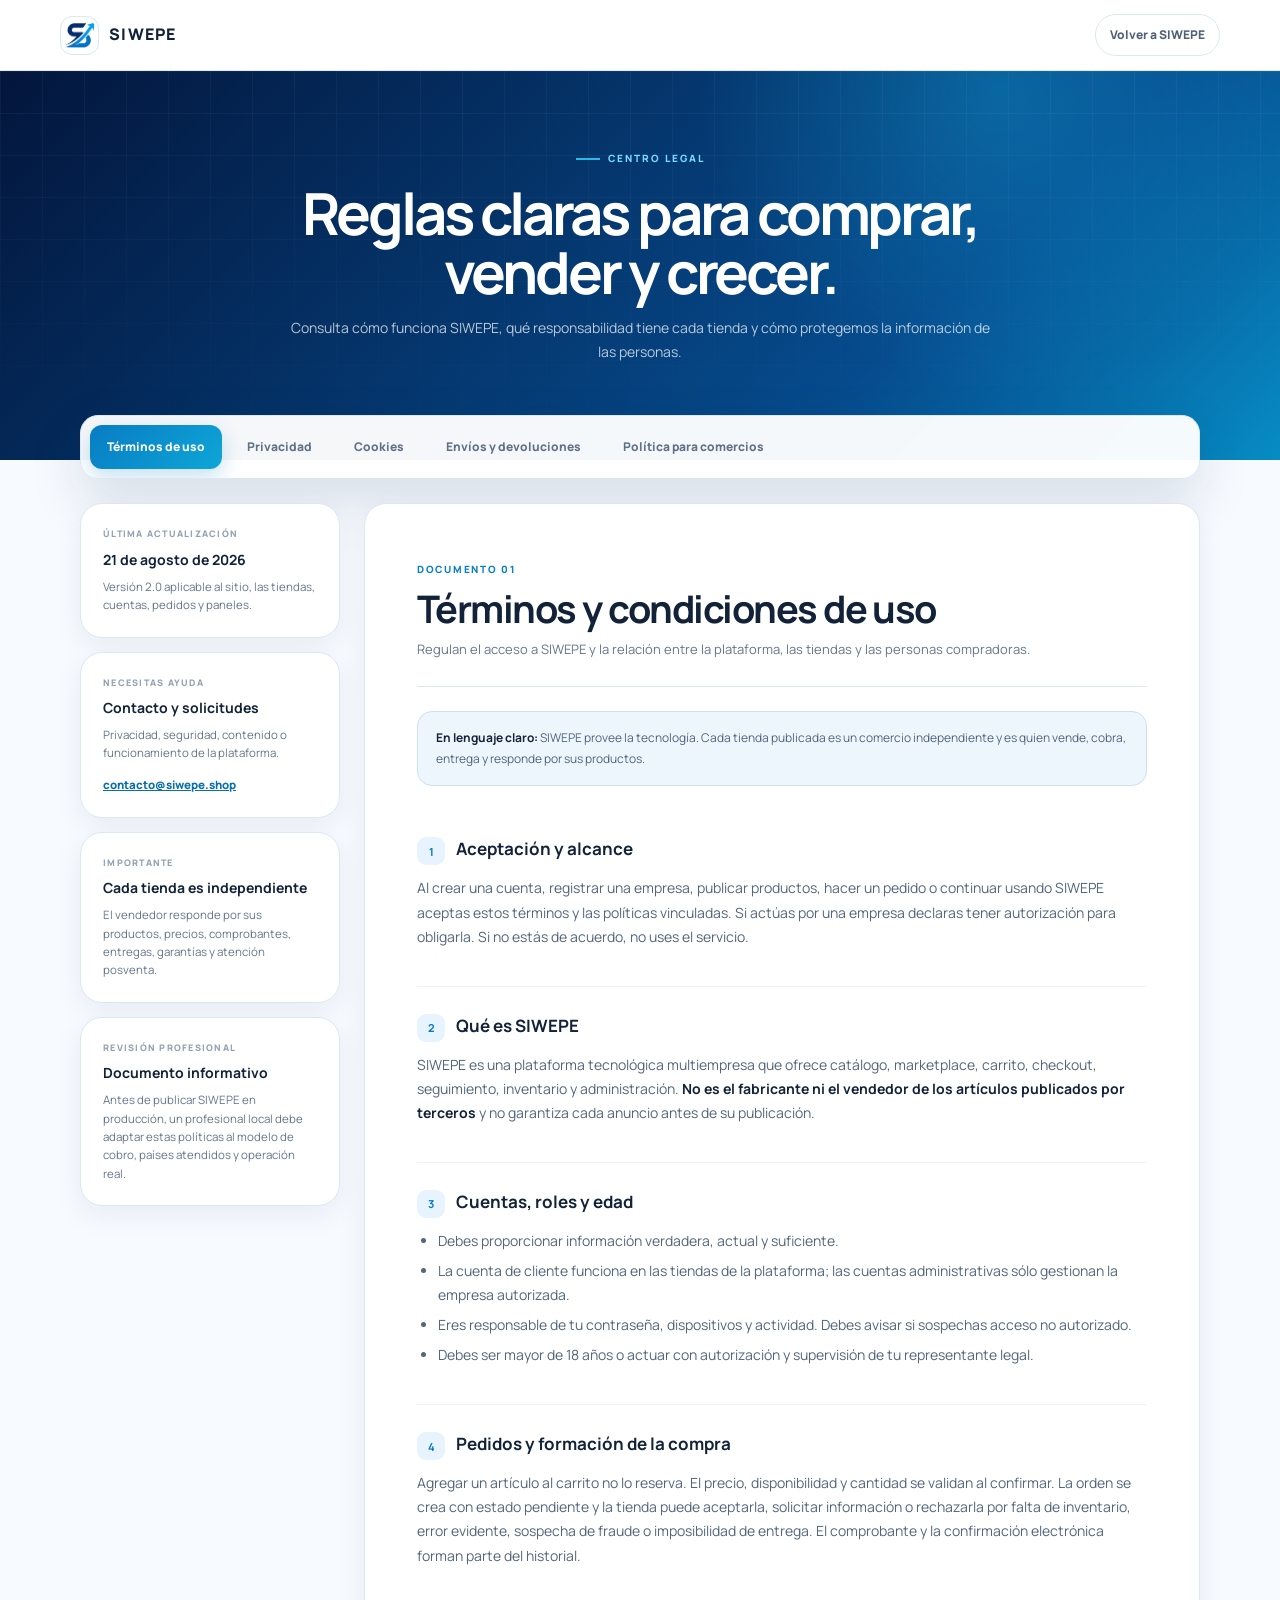
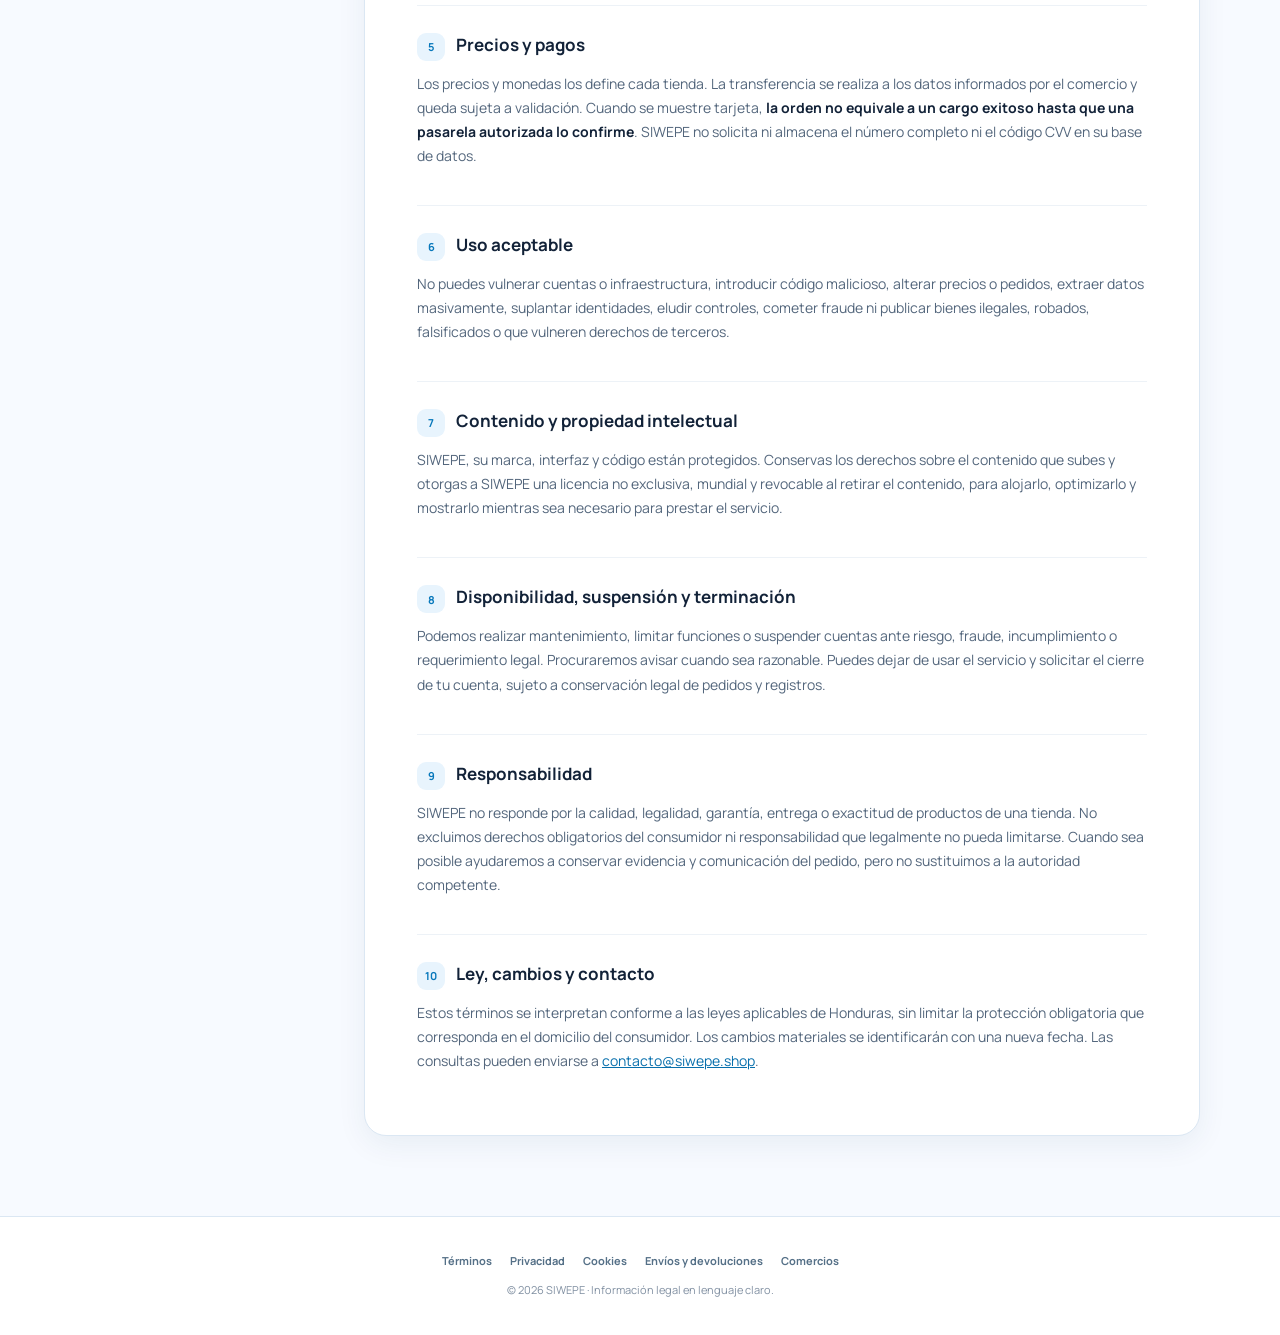
<file: pages/terminos.html>
<!DOCTYPE html>
<html lang="es">
<head>
<!-- SIWEPE · © 2026 Joel Reyes. Todos los derechos reservados. -->
<meta charset="UTF-8">
<meta name="viewport" content="width=device-width,initial-scale=1,viewport-fit=cover">
<meta name="theme-color" content="#061d49">
<meta name="description" content="Centro legal de SIWEPE: términos, privacidad, cookies, envíos, devoluciones y reglas para comercios.">
<title>Centro legal | SIWEPE</title>
<link rel="icon" type="image/png" href="../assets/img/siwepe-mark.png">
<link rel="preconnect" href="https://fonts.googleapis.com">
<link href="https://fonts.googleapis.com/css2?family=Manrope:wght@400;500;600;700;800&amp;display=swap" rel="stylesheet">
<link rel="stylesheet" href="../assets/css/platform.css?v=20260821.1">
<style>
:root{--navy:#061d49;--blue:#087fca;--cyan:#10a9df;--ink:#122238;--muted:#65768c;--line:#dbe7f3;--soft:#f2f7fc;--paper:#fff;--ok:#137a52;--warn:#a56b08;}
*,*::before,*::after{box-sizing:border-box}html{scroll-behavior:smooth}body{margin:0;background:#f7faff;color:var(--ink);font:14px/1.72 Manrope,system-ui,sans-serif;-webkit-font-smoothing:antialiased}a{color:#076fac}button{font:inherit}.legal-nav{position:sticky;top:0;z-index:40;border-bottom:1px solid rgba(219,231,243,.92);background:rgba(255,255,255,.9);backdrop-filter:blur(18px)}.legal-nav-in{width:min(1160px,calc(100% - 40px));height:70px;margin:auto;display:flex;align-items:center;justify-content:space-between;gap:20px}.legal-brand{display:flex;align-items:center;gap:10px;color:var(--ink);text-decoration:none;font-size:16px;font-weight:800;letter-spacing:.08em}.legal-brand img{width:39px;height:39px;object-fit:contain;border:1px solid var(--line);border-radius:12px;background:#fff;padding:3px}.legal-back{display:inline-flex;align-items:center;gap:8px;min-height:42px;padding:0 14px;border:1px solid var(--line);border-radius:999px;color:#506178;text-decoration:none;font-size:12px;font-weight:800}.legal-back:hover{border-color:#94badc;color:#066eaa}.legal-hero{position:relative;overflow:hidden;padding:72px 24px 96px;background:radial-gradient(circle at 78% 5%,rgba(20,181,231,.3),transparent 28%),linear-gradient(135deg,#03163c,#064b8d 70%,#078cc4);color:#fff}.legal-hero::before{content:"";position:absolute;inset:0;background-image:linear-gradient(rgba(255,255,255,.045) 1px,transparent 1px),linear-gradient(90deg,rgba(255,255,255,.045) 1px,transparent 1px);background-size:42px 42px;mask-image:linear-gradient(to bottom,#000,transparent)}.legal-hero-in{position:relative;width:min(900px,100%);margin:auto;text-align:center}.legal-kicker{display:inline-flex;align-items:center;gap:8px;margin-bottom:15px;color:#79dcff;font-size:10px;font-weight:800;letter-spacing:.2em;text-transform:uppercase}.legal-kicker::before{content:"";width:24px;height:2px;background:#23bce9}.legal-hero h1{max-width:780px;margin:0 auto 14px;font-size:clamp(34px,6vw,58px);line-height:1.03;letter-spacing:-.055em}.legal-hero p{max-width:700px;margin:auto;color:rgba(255,255,255,.72);font-size:14px}.legal-shell{position:relative;width:min(1120px,calc(100% - 40px));margin:-45px auto 80px}.legal-tabs{display:flex;gap:8px;padding:9px;border:1px solid var(--line);border-radius:18px;background:rgba(255,255,255,.96);box-shadow:0 20px 54px rgba(7,39,79,.14);overflow-x:auto;scrollbar-width:thin}.legal-tab{flex:0 0 auto;min-height:44px;padding:0 17px;border:0;border-radius:12px;background:transparent;color:#607188;cursor:pointer;font-size:12px;font-weight:800;white-space:nowrap;transition:.18s}.legal-tab:hover{background:#eef6fd;color:#0877b8}.legal-tab.active{background:linear-gradient(135deg,#087cc3,#0ea6d7);color:#fff;box-shadow:0 8px 20px rgba(9,127,199,.23)}.legal-layout{display:grid;grid-template-columns:260px minmax(0,1fr);gap:24px;margin-top:24px}.legal-aside{align-self:start;position:sticky;top:94px}.legal-card,.legal-doc{border:1px solid var(--line);border-radius:22px;background:var(--paper);box-shadow:0 9px 30px rgba(16,53,92,.065)}.legal-card{padding:22px}.legal-card+.legal-card{margin-top:14px}.legal-card small{display:block;color:#91a0b2;font-size:9px;font-weight:800;letter-spacing:.14em;text-transform:uppercase}.legal-card strong{display:block;margin:6px 0;color:var(--ink);font-size:14px}.legal-card p{margin:0;color:var(--muted);font-size:11.5px;line-height:1.6}.legal-card a{display:block;margin-top:12px;font-size:11.5px;font-weight:800}.legal-doc{padding:clamp(24px,5vw,52px)}.legal-doc[hidden]{display:none}.doc-head{padding-bottom:26px;border-bottom:1px solid var(--line)}.doc-head span{color:var(--blue);font-size:10px;font-weight:800;letter-spacing:.17em;text-transform:uppercase}.doc-head h2{margin:7px 0 8px;font-size:clamp(25px,4vw,38px);line-height:1.12;letter-spacing:-.04em}.doc-head p{max-width:720px;margin:0;color:var(--muted);font-size:13px}.legal-notice{margin:24px 0;padding:16px 18px;border:1px solid #cce0f2;border-radius:15px;background:#eef6fd;color:#50667d;font-size:12px}.legal-notice strong{color:var(--ink)}.legal-notice.warning{border-color:#f0d9a5;background:#fff9e9}.legal-section{scroll-margin-top:105px;padding:27px 0;border-bottom:1px solid #edf2f7}.legal-section:last-child{border-bottom:0;padding-bottom:0}.legal-section h3{display:flex;align-items:flex-start;gap:11px;margin:0 0 11px;font-size:17px;line-height:1.4}.legal-section h3 b{display:grid;place-items:center;flex:0 0 28px;height:28px;border-radius:9px;background:#e8f4fd;color:#0878bb;font-size:11px}.legal-section p{margin:0 0 10px;color:#53667c}.legal-section ul,.legal-section ol{margin:8px 0 10px;padding-left:21px;color:#53667c}.legal-section li{margin:6px 0}.legal-section strong{color:var(--ink)}.policy-table{width:100%;margin-top:12px;border-collapse:separate;border-spacing:0;overflow:hidden;border:1px solid var(--line);border-radius:14px;font-size:12px}.policy-table th,.policy-table td{padding:12px 14px;border-bottom:1px solid var(--line);text-align:left;vertical-align:top}.policy-table th{background:#f2f7fc;color:#496075;font-size:10px;text-transform:uppercase;letter-spacing:.08em}.policy-table tr:last-child td{border-bottom:0}.legal-footer{padding:35px 20px;border-top:1px solid var(--line);background:#fff;color:#8190a2;text-align:center;font-size:11px}.legal-footer nav{display:flex;justify-content:center;flex-wrap:wrap;gap:8px 18px;margin-bottom:10px}.legal-footer a{color:#557087;font-weight:700;text-decoration:none}.legal-footer a:hover{text-decoration:underline}@media(max-width:820px){.legal-layout{grid-template-columns:1fr}.legal-aside{position:static;display:grid;grid-template-columns:1fr 1fr;gap:12px}.legal-card+.legal-card{margin:0}}@media(max-width:560px){.legal-nav-in,.legal-shell{width:calc(100% - 28px)}.legal-nav-in{height:62px}.legal-brand{font-size:14px}.legal-back{width:42px;padding:0;justify-content:center;font-size:0}.legal-back::before{content:"←";font-size:18px}.legal-hero{padding:54px 18px 80px}.legal-hero p{font-size:12.5px}.legal-shell{margin-top:-36px;margin-bottom:55px}.legal-tabs{border-radius:15px}.legal-tab{padding:0 14px}.legal-layout{margin-top:16px}.legal-aside{grid-template-columns:1fr}.legal-doc{padding:23px 18px;border-radius:18px}.legal-section h3{font-size:16px}.legal-section p,.legal-section li{font-size:13px;overflow-wrap:anywhere}.policy-table{display:block;overflow-x:auto;white-space:normal}.policy-table th,.policy-table td{min-width:150px}.legal-card+.legal-card{margin-top:0}}
@media(prefers-reduced-motion:reduce){html{scroll-behavior:auto}.legal-tab{transition:none}}
</style>
</head>
<body>
<header class="legal-nav"><div class="legal-nav-in"><a class="legal-brand" href="../index.html"><img src="../assets/img/siwepe-mark.png" alt=""><span>SIWEPE</span></a><a class="legal-back" href="../index.html" aria-label="Volver al inicio">Volver a SIWEPE</a></div></header>
<section class="legal-hero"><div class="legal-hero-in"><span class="legal-kicker">Centro legal</span><h1>Reglas claras para comprar, vender y crecer.</h1><p>Consulta cómo funciona SIWEPE, qué responsabilidad tiene cada tienda y cómo protegemos la información de las personas.</p></div></section>

<main class="legal-shell">
  <nav class="legal-tabs" aria-label="Documentos legales">
    <button class="legal-tab active" type="button" data-doc="terminos">Términos de uso</button>
    <button class="legal-tab" type="button" data-doc="privacidad">Privacidad</button>
    <button class="legal-tab" type="button" data-doc="cookies">Cookies</button>
    <button class="legal-tab" type="button" data-doc="envios">Envíos y devoluciones</button>
    <button class="legal-tab" type="button" data-doc="comercios">Política para comercios</button>
  </nav>

  <div class="legal-layout">
    <aside class="legal-aside">
      <div class="legal-card"><small>Última actualización</small><strong>21 de agosto de 2026</strong><p>Versión 2.0 aplicable al sitio, las tiendas, cuentas, pedidos y paneles.</p></div>
      <div class="legal-card"><small>Necesitas ayuda</small><strong>Contacto y solicitudes</strong><p>Privacidad, seguridad, contenido o funcionamiento de la plataforma.</p><a href="mailto:contacto@siwepe.shop">contacto@siwepe.shop</a></div>
      <div class="legal-card"><small>Importante</small><strong>Cada tienda es independiente</strong><p>El vendedor responde por sus productos, precios, comprobantes, entregas, garantías y atención posventa.</p></div>
      <div class="legal-card"><small>Revisión profesional</small><strong>Documento informativo</strong><p>Antes de publicar SIWEPE en producción, un profesional local debe adaptar estas políticas al modelo de cobro, países atendidos y operación real.</p></div>
    </aside>

    <div>
      <article class="legal-doc" id="terminos" data-policy="terminos">
        <header class="doc-head"><span>Documento 01</span><h2>Términos y condiciones de uso</h2><p>Regulan el acceso a SIWEPE y la relación entre la plataforma, las tiendas y las personas compradoras.</p></header>
        <div class="legal-notice"><strong>En lenguaje claro:</strong> SIWEPE provee la tecnología. Cada tienda publicada es un comercio independiente y es quien vende, cobra, entrega y responde por sus productos.</div>
        <section class="legal-section"><h3><b>1</b>Aceptación y alcance</h3><p>Al crear una cuenta, registrar una empresa, publicar productos, hacer un pedido o continuar usando SIWEPE aceptas estos términos y las políticas vinculadas. Si actúas por una empresa declaras tener autorización para obligarla. Si no estás de acuerdo, no uses el servicio.</p></section>
        <section class="legal-section"><h3><b>2</b>Qué es SIWEPE</h3><p>SIWEPE es una plataforma tecnológica multiempresa que ofrece catálogo, marketplace, carrito, checkout, seguimiento, inventario y administración. <strong>No es el fabricante ni el vendedor de los artículos publicados por terceros</strong> y no garantiza cada anuncio antes de su publicación.</p></section>
        <section class="legal-section"><h3><b>3</b>Cuentas, roles y edad</h3><ul><li>Debes proporcionar información verdadera, actual y suficiente.</li><li>La cuenta de cliente funciona en las tiendas de la plataforma; las cuentas administrativas sólo gestionan la empresa autorizada.</li><li>Eres responsable de tu contraseña, dispositivos y actividad. Debes avisar si sospechas acceso no autorizado.</li><li>Debes ser mayor de 18 años o actuar con autorización y supervisión de tu representante legal.</li></ul></section>
        <section class="legal-section"><h3><b>4</b>Pedidos y formación de la compra</h3><p>Agregar un artículo al carrito no lo reserva. El precio, disponibilidad y cantidad se validan al confirmar. La orden se crea con estado pendiente y la tienda puede aceptarla, solicitar información o rechazarla por falta de inventario, error evidente, sospecha de fraude o imposibilidad de entrega. El comprobante y la confirmación electrónica forman parte del historial.</p></section>
        <section class="legal-section"><h3><b>5</b>Precios y pagos</h3><p>Los precios y monedas los define cada tienda. La transferencia se realiza a los datos informados por el comercio y queda sujeta a validación. Cuando se muestre tarjeta, <strong>la orden no equivale a un cargo exitoso hasta que una pasarela autorizada lo confirme</strong>. SIWEPE no solicita ni almacena el número completo ni el código CVV en su base de datos.</p></section>
        <section class="legal-section"><h3><b>6</b>Uso aceptable</h3><p>No puedes vulnerar cuentas o infraestructura, introducir código malicioso, alterar precios o pedidos, extraer datos masivamente, suplantar identidades, eludir controles, cometer fraude ni publicar bienes ilegales, robados, falsificados o que vulneren derechos de terceros.</p></section>
        <section class="legal-section"><h3><b>7</b>Contenido y propiedad intelectual</h3><p>SIWEPE, su marca, interfaz y código están protegidos. Conservas los derechos sobre el contenido que subes y otorgas a SIWEPE una licencia no exclusiva, mundial y revocable al retirar el contenido, para alojarlo, optimizarlo y mostrarlo mientras sea necesario para prestar el servicio.</p></section>
        <section class="legal-section"><h3><b>8</b>Disponibilidad, suspensión y terminación</h3><p>Podemos realizar mantenimiento, limitar funciones o suspender cuentas ante riesgo, fraude, incumplimiento o requerimiento legal. Procuraremos avisar cuando sea razonable. Puedes dejar de usar el servicio y solicitar el cierre de tu cuenta, sujeto a conservación legal de pedidos y registros.</p></section>
        <section class="legal-section"><h3><b>9</b>Responsabilidad</h3><p>SIWEPE no responde por la calidad, legalidad, garantía, entrega o exactitud de productos de una tienda. No excluimos derechos obligatorios del consumidor ni responsabilidad que legalmente no pueda limitarse. Cuando sea posible ayudaremos a conservar evidencia y comunicación del pedido, pero no sustituimos a la autoridad competente.</p></section>
        <section class="legal-section"><h3><b>10</b>Ley, cambios y contacto</h3><p>Estos términos se interpretan conforme a las leyes aplicables de Honduras, sin limitar la protección obligatoria que corresponda en el domicilio del consumidor. Los cambios materiales se identificarán con una nueva fecha. Las consultas pueden enviarse a <a href="mailto:contacto@siwepe.shop">contacto@siwepe.shop</a>.</p></section>
      </article>

      <article class="legal-doc" id="privacidad" data-policy="privacidad" hidden>
        <header class="doc-head"><span>Documento 02</span><h2>Política de privacidad</h2><p>Explica qué información tratamos, para qué, con quién se comparte y qué controles tienes sobre ella.</p></header>
        <div class="legal-notice warning"><strong>Roles de privacidad:</strong> SIWEPE administra los datos de cuenta y seguridad de la plataforma. Cada tienda administra los datos del pedido que recibe para atender la compra, entrega y posventa.</div>
        <section class="legal-section"><h3><b>1</b>Información que tratamos</h3><ul><li>Identificación y contacto: nombre, correo, teléfono, WhatsApp y direcciones.</li><li>Cuenta y seguridad: rol, contraseña protegida con hash, sesiones, recuperaciones e intentos de acceso.</li><li>Actividad comercial: tiendas visitadas, favoritos, carrito, pedidos, productos, estados, notas, mensajes y comprobantes.</li><li>Datos del negocio: nombre, responsable, ubicación, categorías, logo, galería y contacto público.</li><li>Datos técnicos: dirección IP, fecha, navegador, errores y registros necesarios para seguridad y operación.</li></ul></section>
        <section class="legal-section"><h3><b>2</b>Finalidades</h3><p>Usamos la información para crear y proteger cuentas; publicar tiendas; validar permisos; procesar pedidos; coordinar pagos y entregas; mantener inventario e historial; comunicar cambios; prevenir abuso; resolver incidencias; cumplir obligaciones y mejorar la experiencia.</p></section>
        <section class="legal-section"><h3><b>3</b>Bases de tratamiento</h3><p>Tratamos datos para ejecutar el servicio solicitado y la relación contractual, cumplir obligaciones legales, atender intereses legítimos de seguridad y continuidad, y usar consentimiento cuando sea necesario. Puedes retirar un consentimiento sin afectar el tratamiento previo.</p></section>
        <section class="legal-section"><h3><b>4</b>Destinatarios</h3><p>Compartimos datos del pedido con la tienda correspondiente y con proveedores técnicos indispensables de alojamiento, base de datos, correo, almacenamiento y seguridad. No vendemos información personal ni la alquilamos para publicidad. Podemos entregarla a autoridades cuando exista obligación legal válida.</p></section>
        <section class="legal-section"><h3><b>5</b>Pagos y comprobantes</h3><p>Los comprobantes de transferencia se muestran a la tienda para validar la orden. Los datos completos de tarjeta y el CVV no deben enviarse al servidor de SIWEPE; una futura pasarela autorizada será responsable de procesarlos conforme a sus propios términos. Podemos conservar únicamente marca, últimos dígitos, referencia y estado del pago.</p></section>
        <section class="legal-section"><h3><b>6</b>Conservación</h3><table class="policy-table"><thead><tr><th>Información</th><th>Criterio de conservación</th></tr></thead><tbody><tr><td>Cuenta y perfil</td><td>Mientras esté activa y durante el periodo necesario para resolver obligaciones o reclamos.</td></tr><tr><td>Pedidos, mensajes y comprobantes</td><td>Durante el plazo comercial, contable o legal aplicable a la tienda y la plataforma.</td></tr><tr><td>Registro pendiente</td><td>Se elimina si no se verifica dentro del plazo informado por el sistema.</td></tr><tr><td>Recuperación de contraseña</td><td>Token temporal, inválido después de su uso o vencimiento.</td></tr><tr><td>Registros de seguridad</td><td>El tiempo razonable para detectar incidentes, fraude y abuso.</td></tr></tbody></table></section>
        <section class="legal-section"><h3><b>7</b>Seguridad y transferencias</h3><p>Aplicamos hash de contraseñas, sesiones firmadas, separación por empresa, validación de roles, límites de solicitudes y restricciones de imágenes. Ningún sistema es infalible. Algunos proveedores pueden operar fuera de Honduras; exigiremos medidas contractuales y técnicas razonables cuando corresponda.</p></section>
        <section class="legal-section"><h3><b>8</b>Tus derechos</h3><p>Puedes solicitar acceso, corrección, actualización, oposición o eliminación cuando corresponda, así como información sobre el uso de tus datos. Escribe desde el correo registrado a <a href="mailto:contacto@siwepe.shop">contacto@siwepe.shop</a>. Podremos verificar tu identidad y conservar aquello exigido por ley o necesario para reclamos legítimos.</p></section>
        <section class="legal-section"><h3><b>9</b>Menores e incidentes</h3><p>El servicio no está dirigido a menores sin supervisión. Si detectamos un incidente que pueda representar un riesgo relevante, investigaremos, limitaremos el daño y notificaremos a las personas o autoridades cuando la ley lo exija.</p></section>
      </article>

      <article class="legal-doc" id="cookies" data-policy="cookies" hidden>
        <header class="doc-head"><span>Documento 03</span><h2>Cookies y almacenamiento local</h2><p>Qué guarda SIWEPE en el navegador y cómo puedes controlarlo.</p></header>
        <div class="legal-notice"><strong>Estado actual:</strong> SIWEPE no utiliza cookies publicitarias propias ni vende perfiles de navegación. El sistema sí necesita almacenamiento local para conservar sesión y continuidad.</div>
        <section class="legal-section"><h3><b>1</b>Tecnologías utilizadas</h3><p>El navegador puede usar <code>localStorage</code>, memoria de sesión y recursos técnicos de terceros. Se guardan el token de acceso, rol, empresa activa, carrito, favoritos, preferencias visuales y un respaldo limitado para continuidad.</p></section>
        <section class="legal-section"><h3><b>2</b>Necesarias</h3><p>Estas tecnologías permiten mantener la sesión, recordar el carrito, aplicar la tienda correcta y proteger la navegación. Desactivarlas puede cerrar tu sesión, vaciar preferencias o impedir funciones esenciales.</p></section>
        <section class="legal-section"><h3><b>3</b>Servicios externos</h3><p>Fuentes, conversión de imágenes, gráficas, alojamiento o seguridad pueden recibir datos técnicos básicos como IP, navegador y fecha al entregar sus recursos. Si en el futuro se incorporan analítica o publicidad no esencial, se informará y se solicitará consentimiento cuando corresponda.</p></section>
        <section class="legal-section"><h3><b>4</b>Cómo borrar datos locales</h3><p>Puedes cerrar sesión o borrar datos del sitio desde la configuración del navegador. Esto no elimina los registros guardados en el servidor, como pedidos; para ello debes presentar una solicitud de privacidad.</p></section>
      </article>

      <article class="legal-doc" id="envios" data-policy="envios" hidden>
        <header class="doc-head"><span>Documento 04</span><h2>Envíos, cancelaciones y devoluciones</h2><p>Reglas mínimas para coordinar entregas y resolver productos equivocados, dañados o no conformes.</p></header>
        <div class="legal-notice warning"><strong>Política por tienda:</strong> cada comercio puede publicar condiciones más favorables o específicas. Nunca puede reducir derechos obligatorios reconocidos al consumidor por la ley aplicable.</div>
        <section class="legal-section"><h3><b>1</b>Preparación y entrega</h3><p>La tienda debe confirmar disponibilidad, método, costo estimado, cobertura y plazo antes de despachar. El cliente debe proporcionar dirección, referencias y teléfono correctos. Un estado del sistema es informativo y puede requerir confirmación directa del comercio.</p></section>
        <section class="legal-section"><h3><b>2</b>Seguimiento</h3><p>La tienda puede actualizar el pedido como pendiente, aprobado, en preparación, listo, enviado, entregado o cancelado, y adjuntar observaciones. El cliente recibe esos cambios en su perfil. El transportista, si lo hay, puede tener condiciones adicionales.</p></section>
        <section class="legal-section"><h3><b>3</b>Cancelaciones</h3><ul><li>El cliente puede solicitar cancelación mientras la orden continúe pendiente.</li><li>Si la preparación o despacho comenzó, la tienda informará si aún es posible detenerlo y cualquier costo real aplicable.</li><li>La tienda puede cancelar por falta de inventario, pago no validado, dirección fuera de cobertura, error evidente o riesgo de fraude.</li></ul></section>
        <section class="legal-section"><h3><b>4</b>Producto incorrecto, incompleto o dañado</h3><p>Repórtalo a la tienda tan pronto como sea razonablemente posible, preferiblemente dentro de las primeras 48 horas después de recibirlo, con número de pedido, descripción y evidencia. Ese plazo facilita la investigación y <strong>no elimina garantías ni derechos obligatorios</strong>. La tienda debe ofrecer la solución que corresponda: completar, reemplazar, reparar, descontar o reembolsar.</p></section>
        <section class="legal-section"><h3><b>5</b>Cambio de opinión</h3><p>Cuando la tienda lo permita, el artículo debe permanecer sin uso, completo, higiénico, con accesorios y empaque razonablemente conservado. Salvo defecto o información engañosa, el cliente puede asumir el costo de devolución. La tienda debe informar su plazo antes de la compra.</p></section>
        <section class="legal-section"><h3><b>6</b>Excepciones habituales</h3><p>Salvo defecto o incumplimiento, pueden excluirse productos personalizados, perecederos, abiertos por razones de higiene, contenido digital consumido o artículos expresamente vendidos como liquidación con defecto informado.</p></section>
        <section class="legal-section"><h3><b>7</b>Reembolsos</h3><p>La tienda procesa el reembolso por el medio coordinado después de aprobar la devolución y verificar el artículo. Los tiempos bancarios dependen del proveedor de pago. SIWEPE conserva el historial y puede facilitar comunicación, pero no puede devolver fondos que nunca custodió.</p></section>
        <section class="legal-section"><h3><b>8</b>Reclamos</h3><p>Primero contacta a la tienda desde el pedido. Si no responde, escribe a SIWEPE con la evidencia para facilitar la comunicación o preservar registros. Esto no limita acudir a la autoridad de protección al consumidor competente.</p></section>
      </article>

      <article class="legal-doc" id="comercios" data-policy="comercios" hidden>
        <header class="doc-head"><span>Documento 05</span><h2>Política para comercios</h2><p>Obligaciones básicas de administradores y proveedores que publican y venden mediante SIWEPE.</p></header>
        <section class="legal-section"><h3><b>1</b>Identidad y autorización</h3><p>Debes registrar información real, mantener un contacto operativo y contar con permisos, registros y obligaciones fiscales que exija tu actividad. No puedes hacerte pasar por otra empresa o marca.</p></section>
        <section class="legal-section"><h3><b>2</b>Catálogo responsable</h3><p>Las fotografías y descripciones deben corresponder al producto. Debes informar precio total, características relevantes, disponibilidad, condiciones, defectos conocidos, restricciones y garantías. No uses afirmaciones engañosas ni propiedad intelectual ajena sin autorización.</p></section>
        <section class="legal-section"><h3><b>3</b>Inventario y pedidos</h3><p>Mantén existencias actualizadas, revisa pedidos oportunamente, protege los datos del cliente y registra estados reales. No marques una orden como entregada antes de completarla ni solicites al cliente información financiera innecesaria.</p></section>
        <section class="legal-section"><h3><b>4</b>Artículos prohibidos</h3><p>No publiques bienes o servicios ilegales, robados, falsificados, peligrosos sin autorización, armas, explotación sexual, datos personales, medicamentos no autorizados ni contenido que fomente fraude, odio o violencia ilícita. SIWEPE puede retirar publicaciones y preservar evidencia ante requerimiento válido.</p></section>
        <section class="legal-section"><h3><b>5</b>Datos de clientes</h3><p>Usa nombre, teléfono, dirección, mensajes y comprobantes únicamente para atender el pedido, cumplir obligaciones y resolver reclamos. No vendas esos datos, no los agregues a campañas sin base legal y limita el acceso al personal necesario.</p></section>
        <section class="legal-section"><h3><b>6</b>Pagos, entrega y posventa</h3><p>Debes verificar el pago, emitir comprobantes cuando corresponda, cumplir lo ofrecido, comunicar retrasos y atender garantías, cambios y devoluciones. Una política propia puede complementar esta página, pero no contradecirla ni reducir derechos legales.</p></section>
        <section class="legal-section"><h3><b>7</b>Moderación y suspensión</h3><p>SIWEPE puede pedir información, ocultar un producto, limitar funciones o suspender una tienda por riesgo, fraude, reclamos graves, datos falsos o incumplimiento. Cuando sea posible se permitirá aclaración o corrección, salvo que la seguridad o la ley exijan acción inmediata.</p></section>
      </article>
    </div>
  </div>
</main>

<footer class="legal-footer"><nav><a href="#terminos">Términos</a><a href="#privacidad">Privacidad</a><a href="#cookies">Cookies</a><a href="#envios">Envíos y devoluciones</a><a href="#comercios">Comercios</a></nav><span>© 2026 SIWEPE · Información legal en lenguaje claro.</span></footer>
<script>
(function(){
  const validos=new Set(['terminos','privacidad','cookies','envios','comercios']);
  const botones=[...document.querySelectorAll('[data-doc]')];
  const documentos=[...document.querySelectorAll('[data-policy]')];
  function abrir(nombre,actualizar){
    const id=validos.has(nombre)?nombre:'terminos';
    botones.forEach(b=>{const activo=b.dataset.doc===id;b.classList.toggle('active',activo);b.setAttribute('aria-current',activo?'page':'false')});
    documentos.forEach(d=>d.hidden=d.dataset.policy!==id);
    if(actualizar&&location.hash!=='#'+id) history.replaceState(null,'','#'+id);
    document.title=({terminos:'Términos de uso',privacidad:'Política de privacidad',cookies:'Cookies',envios:'Envíos y devoluciones',comercios:'Política para comercios'})[id]+' | SIWEPE';
  }
  botones.forEach(b=>b.addEventListener('click',()=>{abrir(b.dataset.doc,true);scrollTo({top:document.querySelector('.legal-shell').offsetTop-78,behavior:matchMedia('(prefers-reduced-motion: reduce)').matches?'auto':'smooth'})}));
  addEventListener('hashchange',()=>abrir(location.hash.slice(1),false));
  abrir(location.hash.slice(1),false);
})();
</script>
</body>
</html>
</file>
<file: assets/css/platform.css>
:root{
  --siwepe-navy:#082b63;
  --siwepe-blue:#0875c9;
  --siwepe-cyan:#09a9e8;
  --siwepe-ink:#10243e;
  --siwepe-muted:#607087;
  --siwepe-bg:#f5f9fd;
  --siwepe-border:#dce8f3;
  --siwepe-shadow:0 18px 48px rgba(8,43,99,.12);
}

html{scroll-behavior:smooth}
html,body{max-width:100%}
body{font-family:'Manrope',system-ui,-apple-system,BlinkMacSystemFont,'Segoe UI',sans-serif;-webkit-font-smoothing:antialiased}
img,video,canvas,svg{max-width:100%}
button,input,select,textarea{font:inherit}
button,a,input,select,textarea{outline-color:var(--siwepe-cyan)}
:focus-visible{outline:3px solid rgba(9,169,232,.42)!important;outline-offset:3px!important}
::selection{background:rgba(9,169,232,.2);color:var(--siwepe-navy)}

.brand-mark img,.platform-brand img{width:100%;height:100%;object-fit:contain;display:block}
.brand-mark:has(img){background:transparent!important;box-shadow:none!important;border-radius:0!important}
.platform-brand{display:inline-flex;align-items:center;gap:10px;color:var(--siwepe-navy);font-weight:800;letter-spacing:.08em}
.platform-brand .platform-mark{width:34px;height:30px;object-fit:contain}
.platform-brand .platform-wordmark{width:108px;height:auto;object-fit:contain}

.powered-by-siwepe{display:flex;align-items:center;justify-content:center;gap:8px;padding:18px 20px;color:var(--siwepe-muted);font-size:12px;font-weight:600}
.powered-by-siwepe img{width:28px;height:25px;object-fit:contain}
.powered-by-siwepe strong{color:var(--siwepe-navy);letter-spacing:.08em}

.platform-values{position:relative;z-index:1;max-width:1180px;margin:34px auto 72px;padding:0 28px}
.platform-values-head{text-align:center;max-width:680px;margin:0 auto 26px}
.platform-values-head span{color:var(--siwepe-blue);font-size:12px;font-weight:800;letter-spacing:.12em;text-transform:uppercase}
.platform-values-head h2{margin-top:8px;color:var(--siwepe-ink);font-size:clamp(25px,4vw,38px);line-height:1.15;font-weight:800;letter-spacing:-.035em}
.platform-values-grid{display:grid;grid-template-columns:repeat(3,1fr);gap:16px}
.platform-value{padding:24px;border:1px solid var(--siwepe-border);border-radius:20px;background:rgba(255,255,255,.82);box-shadow:0 10px 34px rgba(8,43,99,.07);transition:transform .22s ease,box-shadow .22s ease}
.platform-value:hover{transform:translateY(-4px);box-shadow:var(--siwepe-shadow)}
.platform-value b{display:block;margin-bottom:8px;color:var(--siwepe-navy);font-size:16px;font-weight:800}
.platform-value p{margin:0;color:var(--siwepe-muted);font-size:13.5px;line-height:1.65}
.platform-value-icon{display:grid;place-items:center;width:42px;height:42px;margin-bottom:18px;border-radius:13px;background:linear-gradient(145deg,#e9f6ff,#dff3fd);color:var(--siwepe-blue);font-size:19px;font-weight:900}

#role-readonly-note{position:fixed;right:18px;bottom:18px;z-index:10000;padding:10px 14px;border:1px solid #b9d7ee;border-radius:999px;background:#eef8ff;color:var(--siwepe-navy);font-size:12px;font-weight:700;box-shadow:0 8px 30px rgba(8,43,99,.14)}
body[data-role="proveedor"] [aria-disabled="true"]{opacity:.42;cursor:not-allowed;filter:grayscale(.25)}

.login-logo img{width:100%;height:100%;object-fit:contain}
.login-logo:has(img){background:transparent!important;box-shadow:none!important}
#login-page{background:radial-gradient(circle at 20% 10%,rgba(9,169,232,.1),transparent 34%),linear-gradient(145deg,#f7fbff,#edf4fa)!important}
#login-page .login-card{border-color:#dce8f3!important;box-shadow:0 24px 70px rgba(8,43,99,.13)!important}
#login-page .login-logo{width:118px!important;height:96px!important;margin-bottom:12px!important;overflow:visible!important}
#login-page .btn-primary{background:linear-gradient(135deg,var(--siwepe-blue),var(--siwepe-navy))!important;color:#fff!important;border-color:transparent!important;box-shadow:0 10px 24px rgba(8,117,201,.22)!important}
#login-page .link-btn,#login-page a{color:var(--siwepe-blue)!important}

@keyframes siwepeRise{from{opacity:0;transform:translateY(12px)}to{opacity:1;transform:translateY(0)}}
.hero>*{animation:siwepeRise .65s ease both}
.hero>*:nth-child(2){animation-delay:.08s}.hero>*:nth-child(3){animation-delay:.16s}.hero>*:nth-child(4){animation-delay:.24s}

@media (prefers-reduced-motion:reduce){
  html{scroll-behavior:auto}
  *,*::before,*::after{animation-duration:.01ms!important;animation-iteration-count:1!important;transition-duration:.01ms!important;scroll-behavior:auto!important}
}

@media (max-width:640px){
  .nav-in{gap:8px!important;padding:0 12px!important;min-height:64px;height:auto!important}
  .brand{gap:7px!important;flex-shrink:0}
  .brand-mark{width:36px!important;height:36px!important}
  .brand-name{font-size:18px!important}
  .nav-links{gap:3px!important;min-width:0;margin-left:auto!important}
  .nav-btn{display:inline-flex;align-items:center;justify-content:center;min-height:40px;padding:8px 9px!important;font-size:11.5px!important;line-height:1.15;white-space:nowrap}
  .nav-btn.ghost{display:none!important}
  .nav-btn.subtle{display:none!important}
  #role-readonly-note{left:12px;right:12px;text-align:center;border-radius:14px}
  .powered-by-siwepe{padding-bottom:86px}
  .platform-values-grid{grid-template-columns:1fr}
  .t-header-inner{padding:0 12px!important;gap:8px}
  .t-header-logo{min-width:0;gap:8px!important}
  .t-logo-name{max-width:112px;overflow:hidden;text-overflow:ellipsis;white-space:nowrap;font-size:17px!important}
  .t-header-right{gap:7px!important}
  .t-header-right .t-search-wrap,.t-header-right #t-fav-btn{display:none!important}
  .t-login-header-btn{padding:9px 13px!important;font-size:12px!important;white-space:nowrap}
  #tp-inicio .t-filtros-sidebar{display:none!important}
}

@media (max-width:420px){
  .platform-values{padding:0 16px;margin-top:24px}
  .platform-value{padding:20px}
}

@media (max-width:350px){
  .brand-name{display:none!important}
  .nav-btn{padding-inline:8px!important}
}

@media (hover:none){
  .platform-value:hover{transform:none}
}
</file>
<file: assets/css/commerce.css>
:root{--navy:#071f4d;--blue:#0b478e;--sky:#08a7dc;--ink:#0b1733;--muted:#708097;--soft:#f4f8fc;--line:#dbe6f0;--white:#fff;--danger:#c83f4f;--green:#14825a;--shadow:0 20px 55px rgba(10,43,79,.1)}*{box-sizing:border-box}html{scroll-behavior:smooth}body{margin:0;min-height:100vh;background:radial-gradient(circle at 5% 8%,#eaf6ff 0,transparent 28%),radial-gradient(circle at 96% 55%,#e5f5ff 0,transparent 26%),#f6f9fc;color:var(--ink);font-family:'DM Sans',sans-serif}button,input,textarea,select{font:inherit}.commerce-sprite{position:absolute;width:0;height:0;overflow:hidden}svg{width:20px;height:20px;fill:none;stroke:currentColor;stroke-width:1.8;stroke-linecap:round;stroke-linejoin:round}.commerce-header{height:76px;background:rgba(255,255,255,.94);border-bottom:1px solid var(--line);position:sticky;top:0;z-index:30;backdrop-filter:blur(16px)}.commerce-header-inner{height:100%;max-width:1360px;margin:auto;padding:0 28px;display:flex;align-items:center}.commerce-brand,.store-brand,.header-back{display:flex;align-items:center;text-decoration:none;color:var(--ink)}.commerce-brand{gap:9px}.commerce-brand img{width:39px;height:39px;object-fit:contain}.commerce-brand strong{font:800 14px 'Manrope';letter-spacing:.15em;color:var(--blue)}.brand-separator{height:29px;border-left:1px solid var(--line);margin:0 16px}.store-brand{gap:9px}.store-brand>span{width:36px;height:36px;border-radius:11px;background:#edf5fb;border:1px solid var(--line);display:grid;place-items:center;color:var(--blue);font-weight:800;overflow:hidden}.store-brand>span img{width:100%;height:100%;object-fit:cover}.store-brand strong{font-size:13px}.header-back{margin-left:auto;gap:7px;border:1px solid var(--line);background:#fff;border-radius:999px;padding:9px 14px;font-size:11px;font-weight:700;color:#52677d;transition:.2s}.header-back:hover{color:var(--blue);border-color:#aacbe1;transform:translateX(-2px)}.header-back svg{width:15px}.secure-header{margin-left:auto;display:flex;align-items:center;gap:7px;font-size:11px;font-weight:700;color:#4e7189}.secure-header svg{width:16px;color:var(--sky)}.commerce-main{max-width:1360px;margin:auto;padding:26px 28px 70px}.crumbs{display:flex;align-items:center;gap:9px;font-size:10px;color:#91a0b0}.crumbs a{color:#61798c;text-decoration:none}.crumbs strong{color:#1686bc}.commerce-title,.checkout-title{margin:50px 0 27px}.commerce-eyebrow{font:800 9px 'Manrope';letter-spacing:.16em;color:#0b8ac5}.commerce-title h1,.checkout-title h1{font:800 clamp(31px,4vw,48px)/1.05 'Manrope';letter-spacing:-.05em;margin:10px 0 8px}.commerce-title p,.checkout-title p{font-size:12px;color:var(--muted);margin:0}.cart-layout,.checkout-layout{display:grid;grid-template-columns:minmax(0,1fr) 360px;gap:24px;align-items:start}.cart-list{display:grid;gap:13px}.cart-item{background:#fff;border:1px solid var(--line);border-radius:21px;padding:16px;display:grid;grid-template-columns:94px minmax(0,1fr) auto auto;gap:18px;align-items:center;box-shadow:0 10px 30px rgba(16,50,83,.045);transition:.2s}.cart-item:hover{border-color:#bad6e7;transform:translateY(-1px)}.cart-image,.cart-image-placeholder{width:94px;height:94px;border-radius:16px;background:#eef3f7;object-fit:cover;display:grid;place-items:center;color:#7598b2;font:800 22px 'Manrope'}.cart-copy h2{font:700 15px 'Manrope';margin:0 0 6px}.cart-copy p{color:var(--muted);font-size:10px;margin:0}.cart-copy button{border:0;background:transparent;color:var(--danger);padding:8px 0 0;font-size:10px;font-weight:700;cursor:pointer;display:flex;align-items:center;gap:5px}.cart-copy button svg{width:14px}.qty-control{border:1px solid var(--line);border-radius:12px;display:grid;grid-template-columns:36px 42px 36px;overflow:hidden}.qty-control button{height:40px;border:0;background:#f5f8fb;color:#42566a;font-size:18px;cursor:pointer}.qty-control button:hover{background:#e8f4fb;color:#087fb9}.qty-control span{display:grid;place-items:center;font-size:12px;font-weight:800}.cart-price{font:800 16px 'Manrope';min-width:100px;text-align:right}.summary-card{background:#fff;border:1px solid var(--line);border-radius:24px;padding:24px;position:sticky;top:100px;box-shadow:var(--shadow)}.summary-head{display:flex;justify-content:space-between;align-items:center;border-bottom:1px solid var(--line);padding-bottom:18px;margin-bottom:17px}.summary-head span{font:800 17px 'Manrope'}.summary-head b{font-size:9px;background:#edf6fc;color:#3980aa;border-radius:99px;padding:5px 8px}.summary-row{display:flex;justify-content:space-between;gap:14px;padding:9px 0;font-size:11px}.summary-row strong{font-size:12px}.summary-row.muted{color:var(--muted)}.summary-total{border-top:1px solid var(--line);margin-top:9px;padding:19px 0;display:flex;align-items:center;justify-content:space-between}.summary-total span{font:800 16px 'Manrope'}.summary-total strong{font:800 23px 'Manrope';color:var(--blue)}.secure-note,.summary-legal{background:#eff8fd;border:1px solid #d2eaf6;border-radius:13px;padding:11px;display:flex;gap:8px;color:#4b7690;font-size:9.5px;line-height:1.45;margin-bottom:15px}.secure-note svg,.summary-legal svg{width:16px;flex:0 0 auto;color:#0b9bd3}.commerce-primary{width:100%;min-height:50px;border:0;border-radius:14px;background:linear-gradient(105deg,#0a70b8,#08a9dc);color:#fff;font-weight:800;font-size:12px;cursor:pointer;box-shadow:0 12px 24px rgba(8,129,190,.24);transition:.2s}.commerce-primary:hover{filter:brightness(1.04);transform:translateY(-1px)}.commerce-primary:disabled{opacity:.55;cursor:wait;transform:none}.commerce-secondary{display:block;text-align:center;margin-top:14px;color:#617487;text-decoration:none;font-size:10px;font-weight:700}.cart-empty{background:#fff;border:1px dashed #c6d8e6;border-radius:24px;min-height:360px;display:grid;place-items:center;text-align:center;padding:35px}.cart-empty svg{width:45px;height:45px;color:#7faac4}.cart-empty h2{font:800 21px 'Manrope';margin:13px 0 6px}.cart-empty p{font-size:11px;color:var(--muted);margin:0 0 18px}.cart-empty a{display:inline-flex;width:auto;padding:0 23px;min-height:44px;align-items:center;text-decoration:none}.checkout-steps{max-width:550px;margin:36px auto 0;display:grid;grid-template-columns:auto 1fr auto 1fr auto;align-items:start}.checkout-steps>div{text-align:center;color:#9aa7b3}.checkout-steps>div>span{width:42px;height:42px;border-radius:50%;border:2px solid #d7e1e9;background:#fff;display:grid;place-items:center;margin:auto;font-weight:800}.checkout-steps>div b{display:block;font-size:9.5px;margin-top:7px}.checkout-steps>i{height:3px;background:#dce5ec;margin-top:20px}.checkout-steps .done,.checkout-steps .current{color:#087eb9}.checkout-steps .done span{background:#0a91ca;color:#fff;border-color:#0a91ca}.checkout-steps .done+i{background:#0a91ca}.checkout-steps .current span{border-color:#08a1d7;box-shadow:0 0 0 6px rgba(8,161,215,.11)}.checkout-title{text-align:center;margin:34px 0 30px}.checkout-layout{grid-template-columns:minmax(0,1fr) 360px}.checkout-form{display:grid;gap:18px}.checkout-card{background:#fff;border:1px solid var(--line);border-radius:24px;padding:25px;box-shadow:0 10px 30px rgba(16,50,83,.04)}.checkout-card-title{display:flex;gap:12px;align-items:center;border-bottom:1px solid var(--line);padding-bottom:18px;margin-bottom:20px}.checkout-card-title>span{width:43px;height:43px;border-radius:13px;background:#eaf6fd;color:#088dc8;display:grid;place-items:center}.checkout-card-title h2{font:800 17px 'Manrope';margin:0 0 4px}.checkout-card-title p{font-size:10px;color:var(--muted);margin:0}.checkout-grid{display:grid;grid-template-columns:1fr 1fr;gap:15px}.checkout-field{display:grid;gap:6px;margin-bottom:15px}.checkout-field.full{grid-column:1/-1}.checkout-field>span{font-size:9px;font-weight:800;letter-spacing:.07em;color:#586a80;text-transform:uppercase}.checkout-field input,.checkout-field textarea,.checkout-field select{width:100%;border:1px solid #cedce8;border-radius:12px;background:#fbfdff;color:var(--ink);outline:none;padding:0 13px;font-size:12px;transition:.2s}.checkout-field input,.checkout-field select{height:47px}.checkout-field textarea{min-height:80px;resize:vertical;padding-top:12px}.checkout-field input:focus,.checkout-field textarea:focus,.checkout-field select:focus{border-color:#17a3d8;box-shadow:0 0 0 4px rgba(9,155,211,.1);background:#fff}.save-address{display:flex;align-items:center;gap:8px;font-size:10px;color:#586c7f}.save-address input{width:16px;height:16px;accent-color:#0a95ce}.payment-options{display:grid;grid-template-columns:1fr 1fr;gap:12px}.payment-option{border:1.5px solid var(--line);border-radius:16px;padding:14px;display:grid;grid-template-columns:auto 1fr auto;gap:10px;align-items:center;cursor:pointer;position:relative;transition:.2s}.payment-option:hover{border-color:#a8cfe4}.payment-option.active{border-color:#0a9dd4;background:#f0faff;box-shadow:inset 0 0 0 1px #67c5e8}.payment-option input{position:absolute;opacity:0}.payment-option>span{width:37px;height:37px;border-radius:11px;background:#eaf5fc;color:#098bc5;display:grid;place-items:center}.payment-option strong{display:block;font-size:11px}.payment-option small{display:block;font-size:8.5px;color:var(--muted);line-height:1.4;margin-top:3px}.payment-option>b{width:15px;height:15px;border-radius:50%;border:2px solid #cbd8e2}.payment-option.active>b{border:4px solid #0797ce}.payment-panel{margin-top:17px;border:1px solid #d7e9f4;background:#f5fbff;border-radius:17px;padding:17px}.bank-data{display:grid;grid-template-columns:repeat(2,1fr);gap:8px;margin-bottom:13px}.bank-data div{background:#fff;border:1px solid #e0ecf4;border-radius:11px;padding:10px}.bank-data span{display:block;font-size:8px;color:#8293a2;text-transform:uppercase}.bank-data strong{display:block;font-size:10.5px;margin-top:3px;word-break:break-word}.bank-empty{font-size:10px;color:#6a8090;line-height:1.5;margin:0 0 12px}.proof-uploader{min-height:112px;border:1.5px dashed #86c8e6;border-radius:14px;background:#fff;display:flex;flex-direction:column;align-items:center;justify-content:center;text-align:center;cursor:pointer;color:#157dad}.proof-uploader>span{width:34px;height:34px;border-radius:10px;background:#eaf7fd;display:grid;place-items:center}.proof-uploader strong{font-size:10.5px;margin-top:6px}.proof-uploader small{font-size:8.5px;color:#8a9aa8;margin-top:3px}.proof-uploader.ready{border-style:solid;border-color:#5abf92;background:#f0fbf6;color:#18815b}.proof-uploader img{max-width:100%;max-height:140px;border-radius:10px;object-fit:contain}.payment-warning{font-size:9.5px;line-height:1.5;color:#856110;background:#fff8dd;border:1px solid #f0d985;border-radius:12px;padding:10px;margin-bottom:15px}.order-note-field{margin:17px 0 0}.checkout-items{display:grid;gap:10px;max-height:280px;overflow:auto;margin-bottom:14px}.checkout-item{display:grid;grid-template-columns:45px 1fr auto;gap:9px;align-items:center}.checkout-item img,.checkout-item>span:first-child{width:45px;height:45px;border-radius:10px;background:#eef3f7;object-fit:cover;display:grid;place-items:center;color:#7895a8;font-weight:800}.checkout-item h3{font-size:10px;margin:0 0 3px}.checkout-item p{font-size:8.5px;color:var(--muted);margin:0}.checkout-item>strong{font-size:10px}.checkout-summary .commerce-primary{margin-top:3px}.summary-legal{margin:13px 0 0;background:transparent;border:0;padding:0}.summary-legal a{color:#0788bf}.checkout-gate{max-width:560px;margin:80px auto;text-align:center;background:#fff;border:1px solid var(--line);border-radius:28px;padding:48px 36px;box-shadow:var(--shadow)}.checkout-gate img{width:78px;height:78px;object-fit:contain;display:block;margin:0 auto 20px}.checkout-gate h1{font:800 30px/1.1 'Manrope';letter-spacing:-.04em;margin:12px 0}.checkout-gate p{color:var(--muted);font-size:12px;line-height:1.6}.checkout-gate .commerce-primary{max-width:280px;margin:16px auto 0;display:block}.checkout-gate>a{display:block;margin-top:16px;color:#61798d;font-size:10px}.confirmation{max-width:920px;margin:55px auto 80px;padding:0 24px;text-align:center}.confirmation-hero{background:linear-gradient(135deg,#eafaf1,#f5fffa);border:1px solid #a9dfc1;border-radius:26px;padding:38px}.confirmation-check{width:64px;height:64px;border-radius:50%;background:#16845a;color:#fff;display:grid;place-items:center;margin:auto;box-shadow:0 10px 24px rgba(22,132,90,.2)}.confirmation-check svg{width:30px;stroke-width:2.7}.confirmation h1{font:800 31px 'Manrope';letter-spacing:-.04em;margin:16px 0 7px}.confirmation p{font-size:12px;color:#5e776c}.confirmation-order{background:#fff;border:1px solid var(--line);border-radius:24px;padding:25px;margin-top:18px;text-align:left;box-shadow:var(--shadow)}.confirmation-order-head{display:flex;justify-content:space-between;align-items:center;border-bottom:1px solid var(--line);padding-bottom:18px}.confirmation-order-head h2{font:800 22px 'Manrope';margin:0}.confirmation-order-head span{background:#fff3d5;color:#8b6305;border-radius:99px;padding:7px 10px;font-size:9px;font-weight:800}.confirmation-actions{display:flex;justify-content:center;gap:10px;margin-top:20px}.confirmation-actions a{min-height:46px;border-radius:13px;padding:0 20px;display:inline-flex;align-items:center;text-decoration:none;font-size:11px;font-weight:800}.confirmation-actions a:first-child{background:#0a8eca;color:#fff}.confirmation-actions a:last-child{border:1px solid var(--line);background:#fff;color:#567086}.commerce-toast{position:fixed;right:20px;bottom:20px;z-index:80;background:#082b5e;color:#fff;border-radius:13px;padding:12px 16px;font-size:10.5px;font-weight:700;box-shadow:0 14px 35px rgba(5,35,71,.22);opacity:0;transform:translateY(9px);pointer-events:none;transition:.25s}.commerce-toast.show{opacity:1;transform:none}.commerce-toast.error{background:#a82f42}
@media(max-width:960px){.cart-layout,.checkout-layout{grid-template-columns:1fr}.summary-card{position:relative;top:auto}.checkout-summary{order:-1}.cart-item{grid-template-columns:80px 1fr auto}.cart-image,.cart-image-placeholder{width:80px;height:80px}.cart-price{grid-column:2;text-align:left}.qty-control{grid-column:3;grid-row:1/3}.checkout-main{padding-inline:20px}}
@media(max-width:620px){.commerce-header{height:66px}.commerce-header-inner{padding:0 14px}.commerce-brand strong,.brand-separator{display:none}.commerce-brand img{width:36px;height:36px}.store-brand{margin-left:8px}.store-brand>span{width:34px;height:34px}.store-brand strong{max-width:125px;overflow:hidden;text-overflow:ellipsis;white-space:nowrap}.header-back{font-size:0;padding:9px}.header-back svg{width:17px}.secure-header{font-size:9px}.commerce-main{padding:18px 13px 45px}.commerce-title{margin:33px 0 20px}.cart-item{grid-template-columns:64px 1fr auto;gap:11px;padding:12px;border-radius:17px}.cart-image,.cart-image-placeholder{width:64px;height:64px;border-radius:12px}.cart-copy h2{font-size:12px}.qty-control{grid-column:2;grid-row:2;justify-self:start;grid-template-columns:32px 36px 32px}.qty-control button{height:34px}.cart-price{grid-column:3;grid-row:2;font-size:12px;min-width:0}.summary-card{padding:19px;border-radius:20px}.checkout-steps{margin-top:27px}.checkout-steps>div>span{width:37px;height:37px}.checkout-steps>i{margin-top:18px}.checkout-steps>div b{font-size:8px}.checkout-title{margin:28px 0 22px}.checkout-card{padding:18px 15px;border-radius:20px}.checkout-grid,.payment-options{grid-template-columns:1fr}.checkout-field.full{grid-column:auto}.payment-option{padding:12px}.bank-data{grid-template-columns:1fr}.confirmation{padding:0 13px;margin-top:35px}.confirmation-hero{padding:29px 18px}.confirmation-actions{flex-direction:column}.confirmation-actions a{justify-content:center}.confirmation-order-head{align-items:flex-start}.checkout-gate{margin:45px 13px;padding:38px 23px}.crumbs{padding-top:3px}}
@media(prefers-reduced-motion:reduce){*{scroll-behavior:auto!important;animation-duration:.01ms!important;transition-duration:.01ms!important}}[hidden]{display:none!important}.payment-option.unavailable{cursor:not-allowed;opacity:.68;background:#f5f7f9;border-style:dashed}.payment-option.unavailable:hover{border-color:var(--line)}.payment-option.unavailable strong em{display:inline-block;margin-left:5px;padding:3px 6px;border-radius:999px;background:#e7edf2;color:#65778a;font:800 7px 'Manrope';font-style:normal;letter-spacing:.05em;text-transform:uppercase}.payment-option.unavailable>b{background:#e7edf2;border-color:#ccd7df}
</file>
<file: assets/css/perfil.css>
:root{--navy:#071e49;--blue:#0a3d82;--sky:#08a7e2;--cyan:#15c0ea;--ink:#0b1734;--muted:#718096;--soft:#f4f8fc;--line:#dce7f1;--white:#fff;--green:#168a5b;--amber:#a26900;--red:#cb3b4a;--shadow:0 14px 42px rgba(15,43,77,.09);--radius:22px}*{box-sizing:border-box}html{scroll-behavior:smooth}body{margin:0;background:#f4f8fc;color:var(--ink);font-family:'DM Sans',sans-serif;min-height:100vh}button,input{font:inherit}.svg-sprite{position:absolute;width:0;height:0;overflow:hidden}svg{width:20px;height:20px;fill:none;stroke:currentColor;stroke-width:1.8;stroke-linecap:round;stroke-linejoin:round}.profile-header{height:78px;background:rgba(255,255,255,.94);border-bottom:1px solid var(--line);position:sticky;top:0;z-index:40;backdrop-filter:blur(16px)}.profile-header-inner{height:100%;max-width:1440px;margin:auto;padding:0 32px;display:flex;align-items:center;justify-content:space-between}.brand{display:flex;align-items:center;gap:12px;color:var(--ink);text-decoration:none}.brand img{width:44px;height:44px;object-fit:contain;border-radius:13px;box-shadow:0 5px 16px rgba(9,92,164,.12)}.brand span{display:grid;line-height:1.05}.brand strong{font:800 16px/1 'Manrope';letter-spacing:.18em;color:var(--blue)}.brand small{font-size:11px;color:var(--muted);margin-top:6px}.header-actions{display:flex;align-items:center;gap:20px}.back-store{border:1px solid var(--line);background:#fff;color:#4b5c73;border-radius:999px;padding:10px 15px;display:flex;align-items:center;gap:7px;cursor:pointer;transition:.2s}.back-store:hover{border-color:#acc9e2;color:var(--blue);transform:translateX(-2px)}.back-store svg{width:16px}.header-user{display:flex;align-items:center;gap:9px;padding-left:20px;border-left:1px solid var(--line)}.header-user-copy{display:grid}.header-user-copy strong{font-size:13px}.header-user-copy small{font-size:10px;color:var(--muted);margin-top:2px}.profile-shell{max-width:1440px;margin:0 auto;padding:28px 32px 0;display:grid;grid-template-columns:270px minmax(0,1fr);gap:28px;align-items:start}.profile-sidebar{background:#fff;border:1px solid var(--line);border-radius:24px;padding:20px;position:sticky;top:106px;min-height:calc(100vh - 136px);box-shadow:0 12px 35px rgba(20,53,85,.06);display:flex;flex-direction:column}.identity-card{padding:8px 7px 22px;display:flex;align-items:center;gap:13px;border-bottom:1px solid var(--line)}.avatar{width:56px;height:56px;border-radius:18px;background:linear-gradient(145deg,var(--blue),var(--sky));display:grid;place-items:center;color:#fff;font:800 20px 'Manrope';box-shadow:0 9px 22px rgba(10,88,155,.22);flex:0 0 auto}.avatar.mini{width:38px;height:38px;border-radius:12px;font-size:14px}.identity-card h1{font:700 15px 'Manrope';margin:5px 0 3px;max-width:155px;white-space:nowrap;overflow:hidden;text-overflow:ellipsis}.identity-card p{font-size:11px;color:var(--muted);margin:0;max-width:155px;white-space:nowrap;overflow:hidden;text-overflow:ellipsis}.verified{font-size:9px;font-weight:700;letter-spacing:.08em;color:#15825a;text-transform:uppercase;display:flex;align-items:center;gap:4px}.verified svg{width:11px;height:11px;stroke-width:2.5}.profile-nav{display:grid;gap:6px;padding:20px 0}.profile-nav button{width:100%;border:0;background:transparent;border-radius:13px;color:#68778c;display:flex;align-items:center;gap:12px;padding:12px 13px;font-size:13px;font-weight:600;text-align:left;cursor:pointer;transition:.2s}.profile-nav button:hover{background:#f5f9fd;color:var(--blue)}.profile-nav button.active{background:linear-gradient(100deg,#e8f4fc,#edf5ff);color:#07549a;box-shadow:inset 3px 0 var(--sky)}.profile-nav svg{width:18px}.profile-nav b{margin-left:auto;background:#fff;color:#5580a8;border:1px solid #d7e6f2;border-radius:99px;min-width:24px;text-align:center;padding:2px 6px;font-size:10px}.sidebar-foot{margin-top:auto}.protected{border-radius:15px;background:#f4f9fd;padding:12px;display:flex;gap:9px;color:#33739f}.protected>svg{width:19px;flex:0 0 auto}.protected span{display:grid}.protected strong{font-size:11px;color:#32516c}.protected small{font-size:9px;line-height:1.4;color:#8294a5;margin-top:2px}.logout{margin-top:10px;width:100%;border:0;background:transparent;color:#d04b5b;padding:11px;border-radius:12px;display:flex;align-items:center;justify-content:center;gap:8px;font-size:12px;font-weight:700;cursor:pointer}.logout:hover{background:#fff1f3}.logout svg{width:16px}.profile-content{min-width:0}.content-section{display:none;animation:section-in .35s ease both}.content-section.active{display:block}@keyframes section-in{from{opacity:0;transform:translateY(7px)}to{opacity:1;transform:none}}.welcome-card{min-height:270px;border-radius:28px;background:linear-gradient(125deg,#061d49 0%,#0a4387 58%,#0a91c9 100%);position:relative;overflow:hidden;color:#fff;padding:43px 48px;display:flex;align-items:center;box-shadow:0 18px 45px rgba(4,43,94,.2)}.welcome-card:before{content:"";position:absolute;inset:0;background-image:linear-gradient(rgba(255,255,255,.035) 1px,transparent 1px),linear-gradient(90deg,rgba(255,255,255,.035) 1px,transparent 1px);background-size:40px 40px;mask-image:linear-gradient(90deg,#000,transparent 75%)}.welcome-copy{position:relative;z-index:2;max-width:560px}.eyebrow{font:700 10px 'Manrope';letter-spacing:.16em;color:#5ed8ff}.eyebrow.blue{color:#138bca}.welcome-copy h2{font:800 clamp(29px,4vw,44px)/1.08 'Manrope';letter-spacing:-.04em;margin:13px 0 12px}.welcome-copy p{margin:0;color:#c6dcf1;font-size:14px}.welcome-copy button{margin-top:26px;border:1px solid rgba(255,255,255,.3);background:rgba(255,255,255,.12);color:#fff;border-radius:999px;padding:11px 17px;font-weight:700;font-size:12px;cursor:pointer;backdrop-filter:blur(5px)}.welcome-copy button:hover{background:#fff;color:var(--blue)}.welcome-art{position:absolute;right:15px;top:0;height:100%;width:37%;display:grid;place-items:center}.welcome-art img{width:126px;position:relative;z-index:2;filter:drop-shadow(0 20px 28px rgba(0,0,0,.22));border-radius:29px}.welcome-art span{position:absolute;border:1px solid rgba(255,255,255,.13);border-radius:50%}.welcome-art span:first-child{width:280px;height:280px}.welcome-art span:nth-child(2){width:205px;height:205px;background:rgba(255,255,255,.04)}.stats-grid{display:grid;grid-template-columns:repeat(4,1fr);gap:14px;margin:18px 0 42px}.stat-card{background:#fff;border:1px solid var(--line);border-radius:18px;padding:18px;display:flex;align-items:center;gap:13px;min-width:0}.stat-icon{width:43px;height:43px;border-radius:13px;display:grid;place-items:center;background:#eaf5fd;color:#078cc9}.stat-icon.green{background:#e8f7f0;color:#18845d}.stat-icon.amber{background:#fff4d9;color:#9a6805}.stat-icon.violet{background:#f1edff;color:#7357be}.stat-icon svg{width:20px}.stat-card div:last-child{display:grid;min-width:0}.stat-card strong{font:800 21px 'Manrope'}.stat-card small{color:var(--muted);font-size:10px;margin-top:2px;white-space:nowrap}.section-heading,.page-title{display:flex;align-items:end;justify-content:space-between;gap:20px;margin-bottom:20px}.section-heading h2,.page-title h2{font:800 27px/1.15 'Manrope';letter-spacing:-.035em;margin:8px 0 5px}.section-heading p,.page-title p{font-size:12px;color:var(--muted);margin:0}.text-button{border:0;background:transparent;color:#0879b9;font-size:11px;font-weight:700;cursor:pointer;padding:8px}.recent-list{display:grid;gap:10px}.recent-card{border:1px solid var(--line);background:#fff;border-radius:17px;padding:15px 18px;display:grid;grid-template-columns:auto 1fr auto;gap:13px;align-items:center;cursor:pointer;transition:.2s}.recent-card:hover{border-color:#b7d5e9;transform:translateX(3px);box-shadow:0 7px 22px rgba(20,63,96,.07)}.store-logo{width:44px;height:44px;border-radius:13px;border:1px solid var(--line);background:#f5f9fc;object-fit:cover;display:grid;place-items:center;color:var(--blue);font-weight:800}.recent-card h3{font-size:13px;margin:0 0 4px}.recent-card p{font-size:10.5px;color:var(--muted);margin:0}.recent-card>div:last-child{text-align:right}.recent-card strong{font-size:12px}.status{display:inline-flex;align-items:center;gap:5px;border-radius:999px;padding:5px 9px;font-size:9px;font-weight:800;text-transform:uppercase;letter-spacing:.06em}.status:before{content:"";width:5px;height:5px;border-radius:50%;background:currentColor}.status.pendiente{background:#fff4d8;color:#8f6500}.status.aprobado{background:#e5f4ff;color:#0576b4}.status.entregado{background:#e7f7ef;color:#137b53}.status.cancelado{background:#fff0f2;color:#bd4050}.empty{background:#fff;border:1px dashed #cbdbe8;border-radius:20px;padding:45px 20px;text-align:center;color:var(--muted)}.empty svg{width:34px;height:34px;color:#8cb6d1;margin-bottom:10px}.empty h3{font:700 17px 'Manrope';color:var(--ink);margin:0 0 6px}.empty p{font-size:12px;margin:0 0 17px}.panel{background:#fff;border:1px solid var(--line);border-radius:var(--radius);box-shadow:0 10px 30px rgba(28,65,98,.05)}.form-panel{padding:28px}.panel-title{display:flex;gap:13px;align-items:center;border-bottom:1px solid var(--line);padding-bottom:20px;margin-bottom:24px}.panel-icon{width:45px;height:45px;border-radius:14px;background:#e9f5fd;color:#078bc9;display:grid;place-items:center}.panel-icon svg{width:20px}.panel-title h3{font:700 16px 'Manrope';margin:0 0 4px}.panel-title p{font-size:11px;color:var(--muted);margin:0}.form-grid{display:grid;grid-template-columns:1fr 1fr;gap:18px}.form-grid.one{grid-template-columns:1fr}.field{display:grid;gap:7px}.field.full{grid-column:1/-1}.field>span{font-size:9px;font-weight:800;letter-spacing:.08em;color:#5a6a80;text-transform:uppercase}.field input{width:100%;height:48px;border:1px solid #cfdde9;border-radius:12px;padding:0 14px;color:var(--ink);outline:none;background:#fbfdff;transition:.2s;font-size:13px}.field input:focus{border-color:#19a7df;box-shadow:0 0 0 4px rgba(14,165,224,.1);background:#fff}.field input:disabled{background:#f3f6f9;color:#8290a0}.field small{font-size:9.5px;color:#91a0af}.form-actions{display:flex;align-items:center;justify-content:flex-end;gap:10px;border-top:1px solid var(--line);padding-top:20px;margin-top:24px}.form-error{color:var(--red);font-size:11px;margin-right:auto}.primary-button,.secondary-button{border:0;border-radius:12px;min-height:44px;padding:0 20px;display:inline-flex;align-items:center;justify-content:center;gap:7px;font-size:12px;font-weight:800;cursor:pointer;text-decoration:none}.primary-button{background:linear-gradient(110deg,#0876bd,#08ace0);color:#fff;box-shadow:0 9px 20px rgba(7,137,195,.2)}.primary-button:hover{filter:brightness(1.04);transform:translateY(-1px)}.primary-button:disabled{opacity:.55;cursor:wait}.primary-button.compact{min-height:42px}.primary-button svg{width:16px}.secondary-button{background:#eef4f8;color:#51697d}.orders-title{align-items:center}.order-search input{height:43px;width:245px;border:1px solid var(--line);border-radius:999px;padding:0 17px;background:#fff;outline:none;font-size:11px}.order-search input:focus{border-color:#39a9dc}.order-filters{display:flex;gap:7px;overflow:auto;padding:3px 0 17px;scrollbar-width:none}.order-filters button{white-space:nowrap;border:1px solid var(--line);background:#fff;border-radius:999px;padding:8px 12px;color:#6d7c8f;font-size:10px;font-weight:700;cursor:pointer}.order-filters button.active{background:var(--blue);border-color:var(--blue);color:#fff}.order-filters b{margin-left:4px;font-size:9px}.orders-list{display:grid;gap:13px}.order-card{background:#fff;border:1px solid var(--line);border-radius:20px;padding:19px;display:grid;grid-template-columns:minmax(220px,1.35fr) minmax(170px,.75fr) auto;align-items:center;gap:20px;transition:.2s}.order-card:hover{border-color:#b7d5e9;box-shadow:0 10px 27px rgba(23,67,100,.07)}.order-store{display:flex;align-items:center;gap:13px;min-width:0}.order-store h3{font-size:13px;margin:0 0 4px;white-space:nowrap;overflow:hidden;text-overflow:ellipsis}.order-store p,.order-meta p{font-size:10px;color:var(--muted);margin:0}.order-meta{display:grid;gap:7px}.order-meta strong{font-size:12px}.order-total{text-align:right}.order-total>strong{display:block;font:800 16px 'Manrope';margin:8px 0}.view-order{border:1px solid #aed2e6;background:#eff9ff;color:#0879b4;border-radius:10px;padding:8px 12px;font-size:10px;font-weight:800;cursor:pointer}.addresses-grid{display:grid;grid-template-columns:repeat(2,minmax(0,1fr));gap:15px}.address-card{background:#fff;border:1px solid var(--line);border-radius:20px;padding:21px;position:relative}.address-card.primary{border-color:#8dcce9;box-shadow:inset 0 0 0 1px #b7e1f3}.address-head{display:flex;gap:11px;align-items:center;padding-right:75px}.address-icon{width:42px;height:42px;border-radius:13px;background:#eaf6fd;color:#0b8eca;display:grid;place-items:center}.address-icon svg{width:19px}.address-card h3{font-size:14px;margin:0 0 3px}.address-card .primary-label{color:#1385ba;font-size:9px;font-weight:800;text-transform:uppercase}.address-card>p{color:#697a8e;font-size:11px;line-height:1.6;margin:15px 0}.address-phone{font-size:10px;color:#485c72;font-weight:700}.address-actions{position:absolute;right:15px;top:17px;display:flex;gap:4px}.address-actions button{width:32px;height:32px;border:0;border-radius:9px;background:#f3f7fa;color:#667c8d;display:grid;place-items:center;cursor:pointer}.address-actions button:hover{color:#087eba;background:#e8f5fc}.address-actions button.delete:hover{color:#c63f4f;background:#fff0f2}.address-actions svg{width:14px}.info-callout{margin-top:17px;border:1px solid #cfe4f2;background:#edf8fe;border-radius:17px;padding:17px;display:flex;gap:12px;color:#177aa9}.info-callout>svg{flex:0 0 auto}.info-callout strong{font-size:12px;color:#205b7d}.info-callout p{font-size:10.5px;line-height:1.5;color:#62859a;margin:3px 0 0}.security-grid{display:grid;grid-template-columns:minmax(0,1.4fr) minmax(260px,.7fr);gap:17px}.security-notes{display:grid;gap:12px}.security-notes article{background:#fff;border:1px solid var(--line);border-radius:18px;padding:18px;display:flex;gap:12px}.security-notes article>span{width:38px;height:38px;border-radius:12px;background:#eaf6fd;color:#0a8cc6;display:grid;place-items:center;flex:0 0 auto}.security-notes svg{width:18px}.security-notes h3{font-size:12px;margin:2px 0 5px}.security-notes p{font-size:10px;color:var(--muted);line-height:1.5;margin:0}.order-detail{animation:section-in .35s ease}.detail-back{border:0;background:transparent;color:#39708f;display:flex;align-items:center;gap:6px;font-size:11px;font-weight:700;padding:0;margin-bottom:18px;cursor:pointer}.detail-back svg{width:15px}.detail-title{display:flex;justify-content:space-between;align-items:center;margin-bottom:19px}.detail-title h2{font:800 28px 'Manrope';margin:0}.detail-title p{font-size:11px;color:var(--muted);margin:5px 0 0}.detail-panel{background:#fff;border:1px solid var(--line);border-radius:22px;padding:25px;margin-bottom:16px}.current-stage{display:flex;justify-content:space-between;align-items:center;gap:20px}.current-stage h3{font:800 18px 'Manrope';margin:7px 0 0}.order-note{margin-top:19px;border-left:3px solid var(--sky);background:#eff8fd;border-radius:0 12px 12px 0;padding:13px 15px;font-size:11px;color:#507186}.timeline{display:grid;grid-template-columns:repeat(3,1fr);margin-top:30px;position:relative}.timeline:before{content:"";position:absolute;height:3px;background:#dce5ec;left:16.5%;right:16.5%;top:20px}.timeline-progress{position:absolute;height:3px;background:linear-gradient(90deg,#0c8ecd,#14b8df);left:16.5%;top:20px;width:0;transition:.5s}.timeline-step{text-align:center;position:relative;z-index:2;color:#91a0ad}.timeline-dot{width:42px;height:42px;border-radius:50%;border:3px solid #dce5ec;background:#fff;display:grid;place-items:center;margin:0 auto 9px;font-weight:800}.timeline-step.done,.timeline-step.current{color:#087fb9}.timeline-step.done .timeline-dot{background:#0b91cc;border-color:#0b91cc;color:#fff}.timeline-step.current .timeline-dot{box-shadow:0 0 0 7px rgba(10,159,210,.12)}.timeline-step strong{font-size:11px}.timeline-step small{display:block;font-size:8.5px;margin-top:3px}.detail-grid{display:grid;grid-template-columns:1.3fr .85fr;gap:16px}.detail-panel h3.panel-heading{font:700 15px 'Manrope';display:flex;align-items:center;gap:8px;margin:0 0 20px}.panel-heading svg{width:18px;color:#078dca}.detail-item{display:grid;grid-template-columns:58px 1fr auto;gap:12px;align-items:center;padding:12px 0;border-bottom:1px solid #edf1f4}.detail-item:last-child{border:0}.detail-item img,.item-placeholder{width:58px;height:58px;border-radius:12px;object-fit:cover;background:#eef3f7;display:grid;place-items:center;color:#78a3be;font-weight:800}.detail-item h4{font-size:12px;margin:0 0 5px}.detail-item p{font-size:10px;color:var(--muted);margin:0}.detail-item>strong{font-size:12px}.detail-info{display:grid;grid-template-columns:1fr 1fr;gap:18px}.detail-info div{display:grid;gap:4px}.detail-info span{font-size:8.5px;color:#8290a0;text-transform:uppercase;letter-spacing:.07em}.detail-info strong{font-size:11px;line-height:1.5}.detail-store{display:flex;align-items:center;gap:11px;margin-bottom:18px}.detail-store h4{font-size:13px;margin:0 0 3px}.detail-store p{font-size:10px;color:var(--muted);margin:0}.visit-store{width:100%;border:1px solid #b7d7e8;background:#f1f9fd;color:#097bb4;border-radius:11px;padding:10px;font-size:10px;font-weight:800;cursor:pointer}.profile-footer{border-top:1px solid var(--line);margin-top:38px;padding:23px 5px;display:flex;justify-content:space-between;color:#8a98a8;font-size:9px}.profile-footer span:nth-child(2){display:flex;gap:15px}.profile-footer a{color:inherit}.access-gate{min-height:calc(100vh - 78px);display:grid;grid-template-columns:1fr 1fr;background:#fff}.gate-art{background:linear-gradient(145deg,#061e4c,#0866a9);position:relative;display:grid;place-items:center;overflow:hidden}.gate-art:before{content:"";position:absolute;inset:0;background-image:linear-gradient(rgba(255,255,255,.04) 1px,transparent 1px),linear-gradient(90deg,rgba(255,255,255,.04) 1px,transparent 1px);background-size:44px 44px}.gate-art img{width:min(250px,50%);position:relative;z-index:2;border-radius:32px;filter:drop-shadow(0 25px 35px rgba(0,0,0,.25))}.gate-art span{position:absolute;border:1px solid rgba(255,255,255,.1);border-radius:50%;width:420px;height:420px}.gate-art span:last-child{width:570px;height:570px}.gate-copy{padding:8vw;align-self:center;max-width:700px}.gate-copy h1{font:800 clamp(34px,5vw,61px)/1.02 'Manrope';letter-spacing:-.055em;margin:16px 0}.gate-copy p{font-size:14px;line-height:1.7;color:var(--muted);max-width:500px}.gate-copy .primary-button{margin-top:19px}.gate-copy>a{display:block;color:#698397;font-size:11px;margin-top:22px}.address-dialog{border:0;border-radius:24px;width:min(680px,calc(100% - 28px));padding:0;box-shadow:0 28px 80px rgba(6,31,68,.25)}.address-dialog::backdrop{background:rgba(3,20,44,.52);backdrop-filter:blur(4px)}.address-dialog form{padding:26px}.dialog-head{display:flex;justify-content:space-between;align-items:start;border-bottom:1px solid var(--line);padding-bottom:18px;margin-bottom:21px}.dialog-head h2{font:800 21px 'Manrope';margin:7px 0 0}.dialog-close{width:34px;height:34px;border:0;background:#eef4f8;border-radius:50%;color:#5c7082;font-size:22px;cursor:pointer}.check-field{display:flex;align-items:center;gap:8px;font-size:11px;color:#526578;padding-top:21px}.check-field input{accent-color:#0999d2;width:16px;height:16px}.toast{position:fixed;right:22px;bottom:22px;z-index:100;background:#092a5d;color:#fff;padding:13px 18px;border-radius:13px;box-shadow:0 13px 35px rgba(5,30,65,.25);font-size:11px;font-weight:700;opacity:0;transform:translateY(10px);pointer-events:none;transition:.25s}.toast.show{opacity:1;transform:none}.toast.error{background:#a8293c}
@media(max-width:1050px){.profile-shell{grid-template-columns:220px 1fr;padding-inline:20px;gap:20px}.profile-sidebar{padding:14px}.profile-nav button{padding:11px 10px}.stats-grid{grid-template-columns:repeat(2,1fr)}.welcome-art{opacity:.55}.order-card{grid-template-columns:1fr auto}.order-meta{display:none}.security-grid,.detail-grid{grid-template-columns:1fr}.addresses-grid{grid-template-columns:1fr}}
@media(max-width:760px){.profile-header{height:66px}.profile-header-inner{padding:0 15px}.brand img{width:38px;height:38px}.brand small,.header-user-copy,.back-store span{display:none}.header-actions{gap:10px}.header-user{padding-left:10px}.back-store{padding:9px}.profile-shell{display:block;padding:14px 13px 0}.profile-sidebar{position:relative;top:auto;min-height:auto;padding:12px;margin-bottom:16px}.identity-card{padding:2px 3px 12px}.identity-card .avatar{width:43px;height:43px;border-radius:13px;font-size:15px}.profile-nav{display:flex;overflow-x:auto;padding:11px 0 0;gap:5px;scrollbar-width:none;border-top:1px solid var(--line)}.profile-nav button{width:auto;min-width:max-content;padding:9px 11px}.profile-nav button.active{box-shadow:inset 0 -2px var(--sky)}.profile-nav button svg{width:15px}.profile-nav b,.sidebar-foot{display:none}.welcome-card{min-height:245px;padding:30px 24px}.welcome-copy{max-width:78%}.welcome-copy h2{font-size:30px}.welcome-copy p{font-size:12px;line-height:1.5}.welcome-art{right:-35px;width:44%;opacity:.35}.welcome-art img{width:90px}.stats-grid{grid-template-columns:1fr 1fr;gap:9px;margin:12px 0 28px}.stat-card{padding:13px;gap:9px}.stat-icon{width:36px;height:36px}.stat-card strong{font-size:17px}.section-heading,.page-title{align-items:start;flex-direction:column}.section-heading h2,.page-title h2{font-size:23px}.recent-card{grid-template-columns:auto 1fr}.recent-card>div:last-child{grid-column:2;text-align:left}.form-panel{padding:18px}.form-grid{grid-template-columns:1fr}.field.full{grid-column:auto}.form-actions{align-items:stretch;flex-wrap:wrap}.form-error{width:100%}.form-actions .primary-button,.form-actions .secondary-button{flex:1}.orders-title{gap:13px}.order-search,.order-search input{width:100%}.order-card{grid-template-columns:1fr;padding:15px;gap:13px}.order-total{text-align:left;display:grid;grid-template-columns:1fr auto;align-items:center}.order-total>strong{margin:0}.detail-title{align-items:flex-start}.detail-title h2{font-size:23px}.current-stage{align-items:start}.timeline{grid-template-columns:1fr;margin:22px 0 0 7px;gap:0}.timeline:before{width:3px;height:auto;left:20px;right:auto;top:20px;bottom:20px}.timeline-progress{width:3px!important;height:0;left:20px;top:20px}.timeline-step{display:grid;grid-template-columns:42px 1fr;text-align:left;gap:13px;align-items:center;min-height:68px}.timeline-dot{margin:0}.timeline-step small{margin-top:2px}.detail-panel{padding:19px}.detail-info{grid-template-columns:1fr}.profile-footer{flex-direction:column;align-items:center;gap:10px}.access-gate{grid-template-columns:1fr;min-height:calc(100vh - 66px)}.gate-art{min-height:270px}.gate-art img{width:125px}.gate-art span{width:240px;height:240px}.gate-art span:last-child{width:330px;height:330px}.gate-copy{padding:38px 25px}.address-dialog form{padding:20px}.address-dialog .form-grid{max-height:57vh;overflow:auto;padding-right:3px}}
@media(max-width:430px){.brand strong{font-size:14px}.welcome-copy{max-width:90%}.welcome-art{display:none}.stats-grid{grid-template-columns:1fr}.stat-card small{white-space:normal}.addresses-grid{grid-template-columns:1fr}.detail-item{grid-template-columns:50px 1fr}.detail-item img,.item-placeholder{width:50px;height:50px}.detail-item>strong{grid-column:2}.primary-button{width:100%}}
@media(prefers-reduced-motion:reduce){*{scroll-behavior:auto!important;animation-duration:.01ms!important;transition-duration:.01ms!important}}
[hidden]{display:none!important}
.profile-notifications{width:39px;height:39px;border:1px solid var(--line);border-radius:50%;background:#fff;color:#62768a;display:grid;place-items:center;position:relative;cursor:pointer}.profile-notifications svg{width:17px}.profile-notifications b{display:none;position:absolute;right:-3px;top:-4px;min-width:18px;height:18px;border-radius:99px;background:#e54659;color:#fff;border:2px solid #fff;font-size:8px;place-items:center;padding:0 3px}.profile-notifications.has-news{color:#087fba;border-color:#9fd0e6;background:#eef9fe}.profile-notifications.has-news b{display:grid}.status.preparando{background:#f1edff;color:#7251b2}.status.listo{background:#e9f7f5;color:#147e72}.status.enviado{background:#eaf3ff;color:#326ca8}.timeline{grid-template-columns:repeat(6,1fr)}.timeline:before{left:8%;right:8%}.timeline-progress{left:8%}.profile-messages{display:grid;gap:9px}.profile-message{max-width:78%;background:#eff8fd;border:1px solid #d6eaf5;border-radius:4px 14px 14px 14px;padding:11px 13px}.profile-message.mine{justify-self:end;background:#f1edff;border-color:#dfd5f5;border-radius:14px 4px 14px 14px}.profile-message strong{font-size:9px;color:#097eb6;text-transform:uppercase;letter-spacing:.06em}.profile-message p{font-size:11px;line-height:1.5;margin:5px 0;color:#445d71}.profile-message small{font-size:8.5px;color:#8a9aa8}.profile-message-empty{font-size:11px;color:var(--muted);font-style:italic;margin:0}@media(max-width:760px){.timeline{grid-template-columns:1fr}.timeline:before{left:20px;right:auto}.timeline-progress{left:20px}.profile-notifications{width:36px;height:36px}.profile-message{max-width:94%}}
</file>
